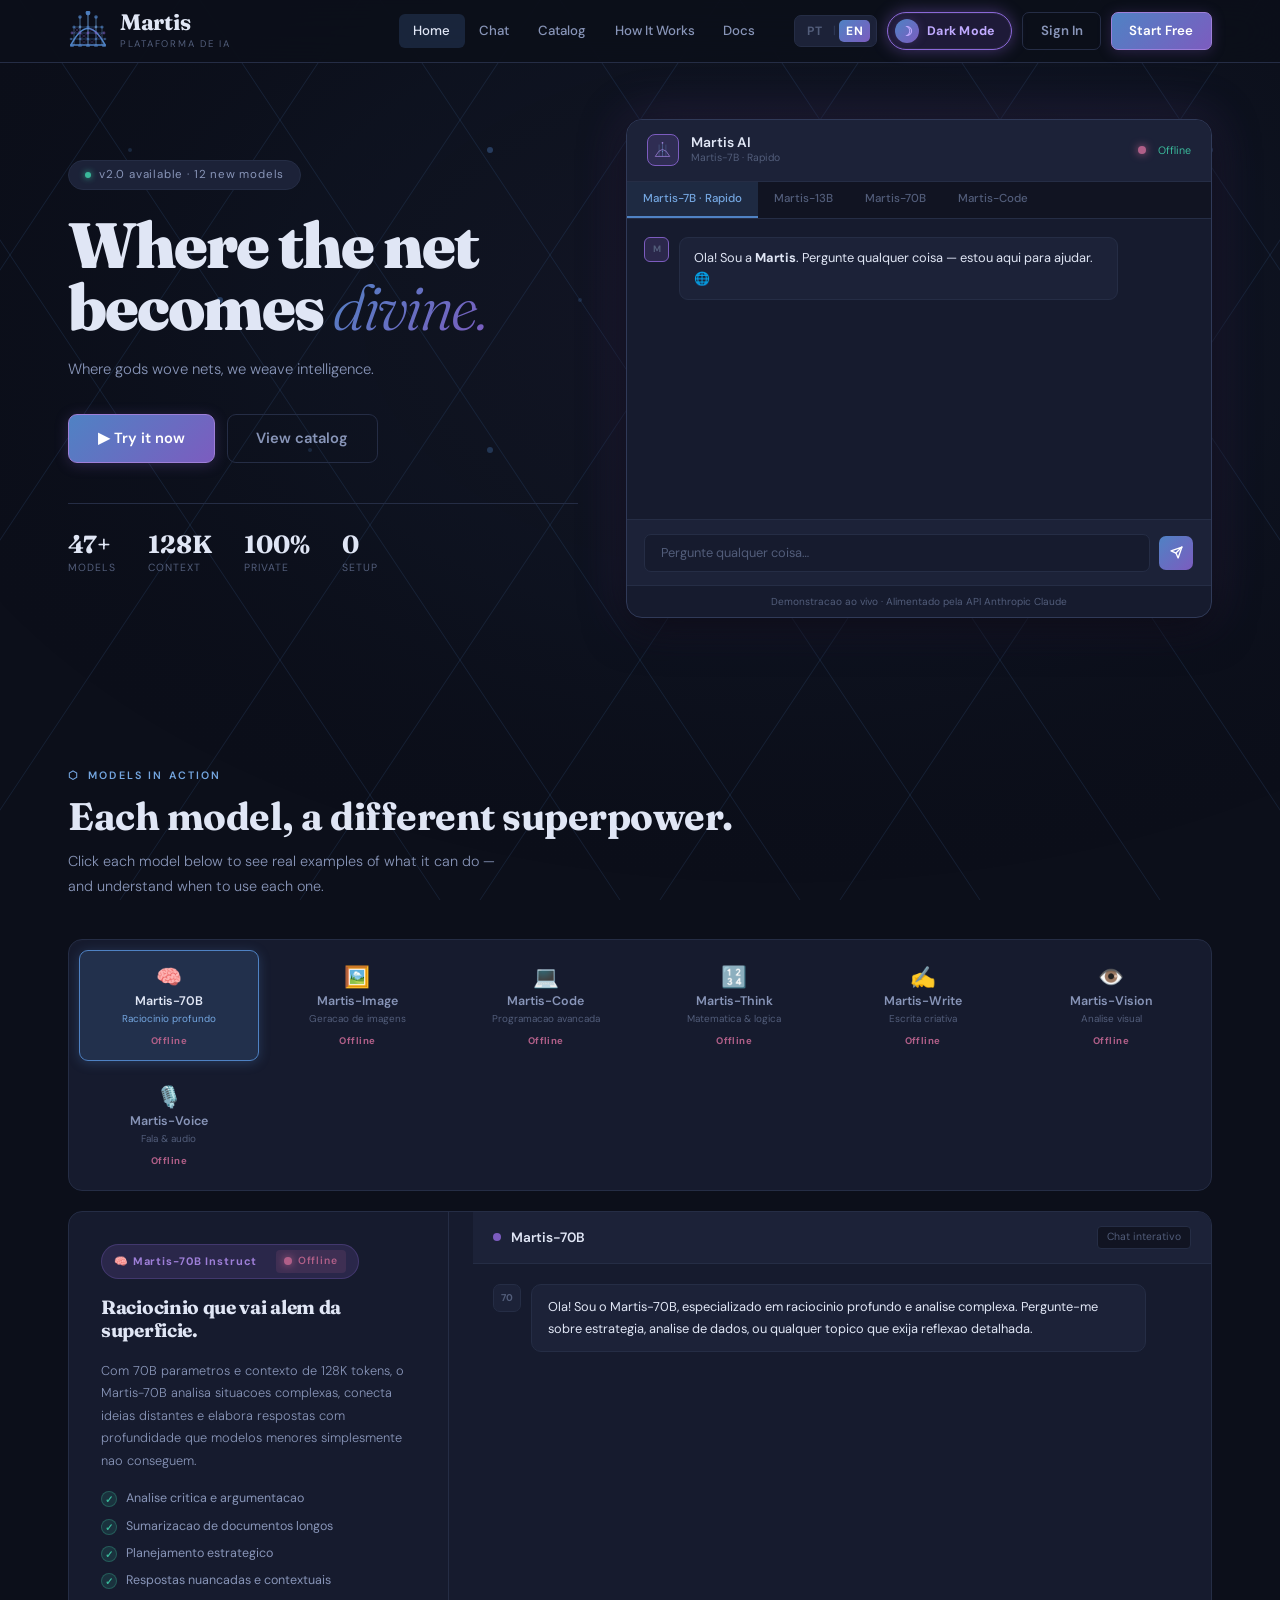
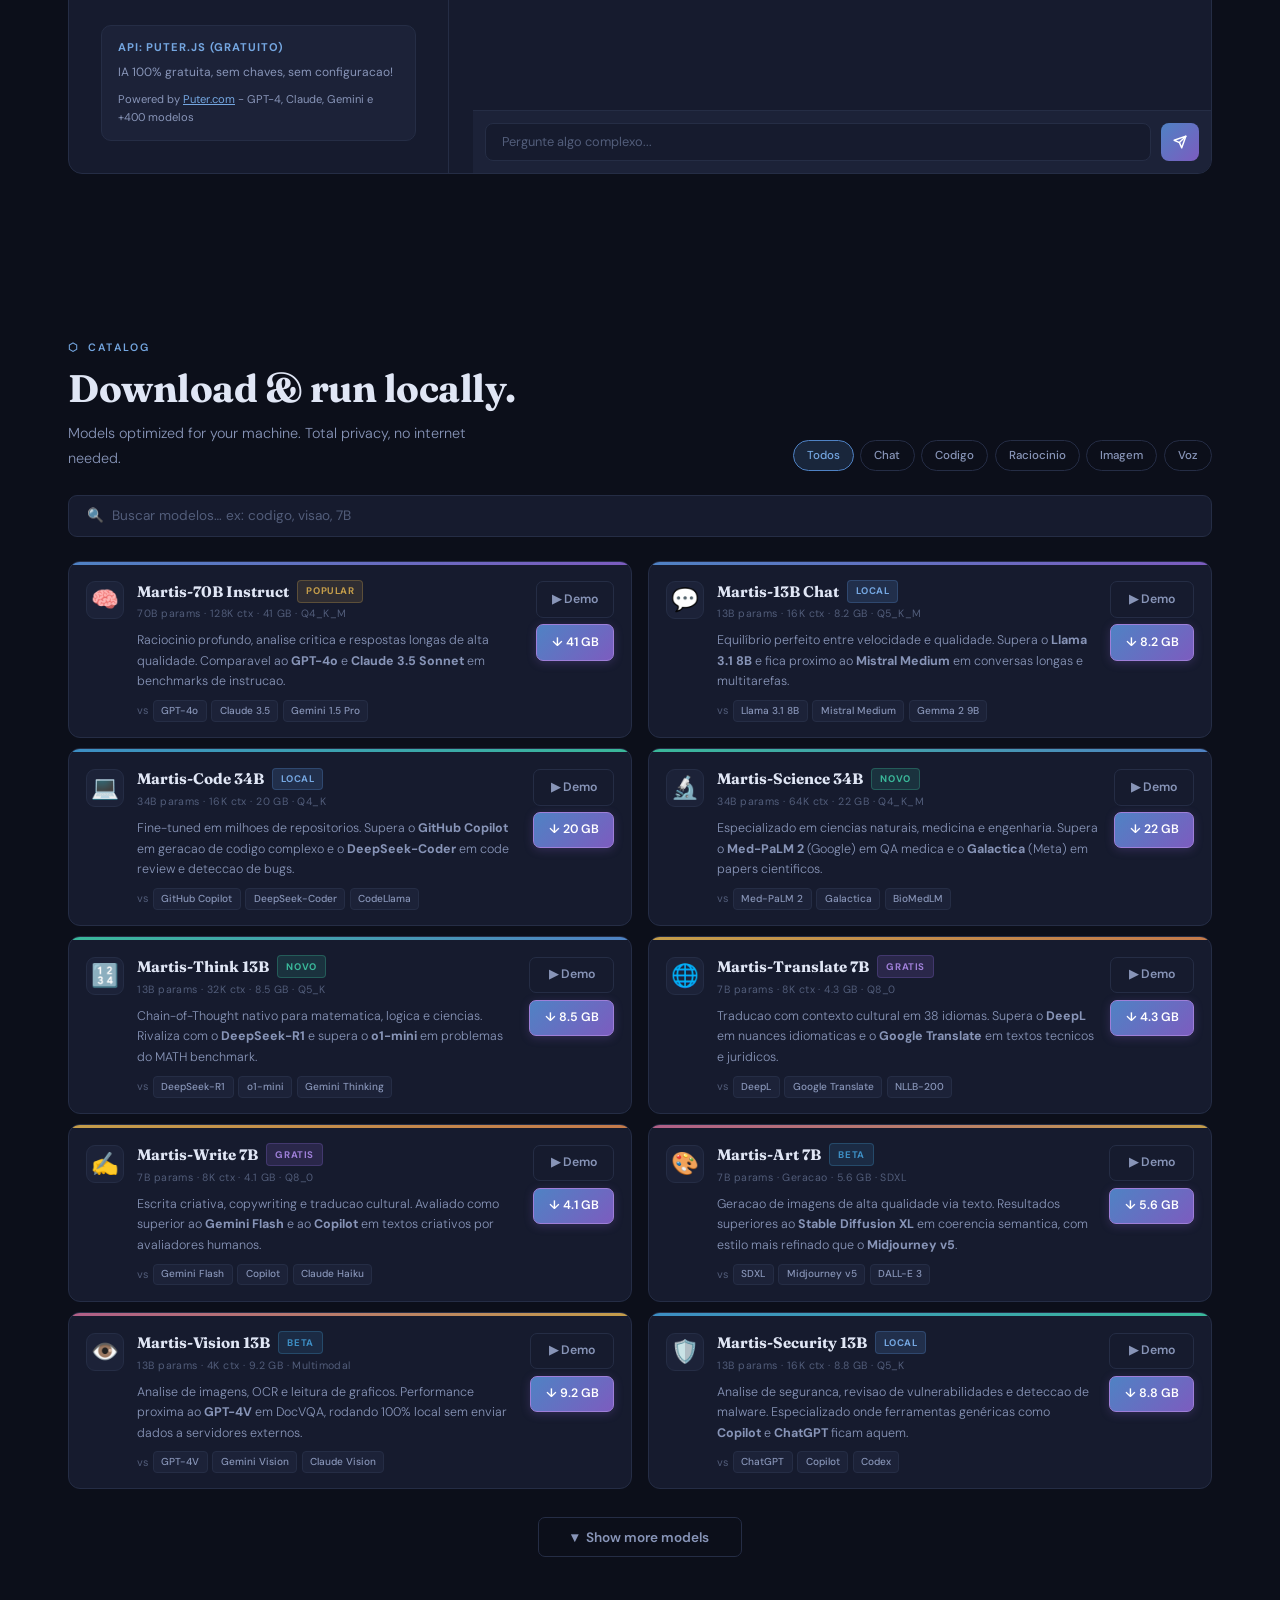
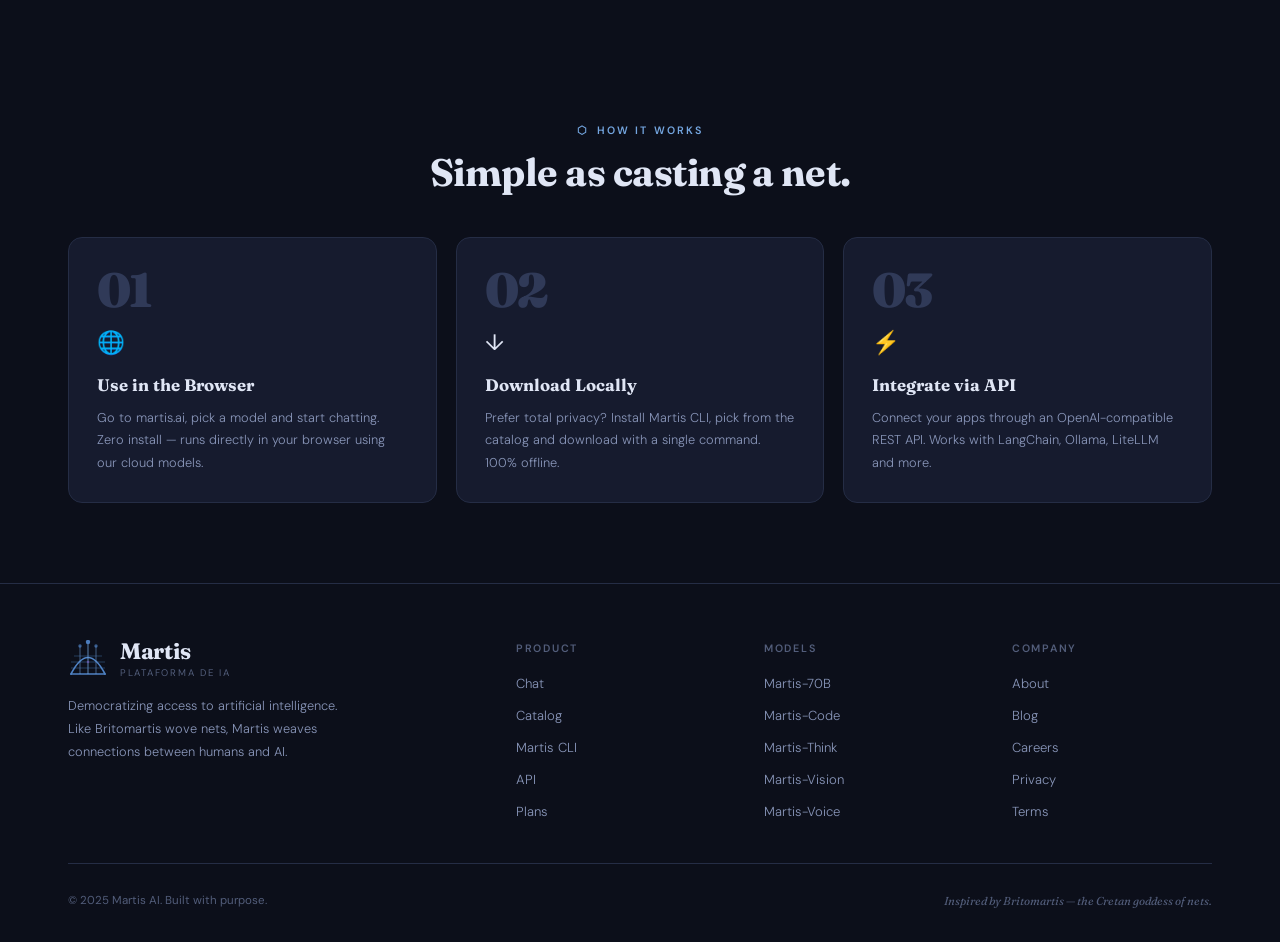
<file: martis/index.html>
<!DOCTYPE html>
<html lang="en" data-theme="dark" data-lang="en">
<head>
  <meta charset="UTF-8"/>
  <meta name="viewport" content="width=device-width, initial-scale=1.0"/>
  <title>Martis AI — AI Platform</title>
  <link rel="stylesheet" href="styles/tokens.css"/>
  <link rel="stylesheet" href="styles/main.css"/>
</head>

<!-- NET BACKGROUND -->
<div class="net-bg">
  <svg viewBox="0 0 1440 900" preserveAspectRatio="xMidYMid slice" xmlns="http://www.w3.org/2000/svg">
    <defs>
      <radialGradient id="grd" cx="60%" cy="35%" r="65%">
        <stop offset="0%" stop-color="#7c5cbf" stop-opacity=".07"/>
        <stop offset="55%" stop-color="#4f82c4" stop-opacity=".03"/>
        <stop offset="100%" stop-color="transparent" stop-opacity="0"/>
      </radialGradient>
    </defs>
    <rect width="1440" height="900" fill="url(#grd)"/>
    <g stroke="var(--net-line)" stroke-width="1" fill="none">
      <line x1="-80"  y1="0" x2="520"  y2="900"/> <line x1="100"  y1="0" x2="700"  y2="900"/>
      <line x1="280"  y1="0" x2="880"  y2="900"/> <line x1="460"  y1="0" x2="1060" y2="900"/>
      <line x1="640"  y1="0" x2="1240" y2="900"/> <line x1="820"  y1="0" x2="1420" y2="900"/>
      <line x1="1000" y1="0" x2="1600" y2="900"/> <line x1="1180" y1="0" x2="1780" y2="900"/>
      <line x1="1520" y1="0" x2="920"  y2="900"/> <line x1="1340" y1="0" x2="740"  y2="900"/>
      <line x1="1160" y1="0" x2="560"  y2="900"/> <line x1="980"  y1="0" x2="380"  y2="900"/>
      <line x1="800"  y1="0" x2="200"  y2="900"/> <line x1="620"  y1="0" x2="20"   y2="900"/>
      <line x1="440"  y1="0" x2="-160" y2="900"/> <line x1="260"  y1="0" x2="-340" y2="900"/>
    </g>
    <g fill="var(--net-node)">
      <circle cx="210" cy="150" r="2" opacity=".22"/>  <circle cx="570" cy="150" r="3" opacity=".38"/>
      <circle cx="930" cy="150" r="2" opacity=".22"/>  <circle cx="1290" cy="150" r="3" opacity=".38"/>
      <circle cx="300" cy="300" r="3" opacity=".38"/>  <circle cx="660" cy="300" r="2" opacity=".22"/>
      <circle cx="840" cy="300" r="3" opacity=".42"/>  <circle cx="1200" cy="300" r="2" opacity=".22"/>
      <circle cx="390" cy="450" r="2" opacity=".2"/>   <circle cx="570" cy="450" r="3" opacity=".32"/>
      <circle cx="930" cy="450" r="2" opacity=".2"/>   <circle cx="1110" cy="450" r="2" opacity=".2"/>
    </g>
  </svg>
</div>

<!-- ═══ NAV ═══ -->
<nav>
  <div class="wrap nav-inner">

    <!-- LOGO: open spread fishing net -->
    <a href="#" class="logo-link">
      <svg class="logo-svg" viewBox="0 0 40 40" fill="none" xmlns="http://www.w3.org/2000/svg">
        <!-- outer arc (top rope of net) -->
        <path d="M3 34 Q20 1 37 34" stroke="var(--accent)" stroke-width="1.7" fill="none" stroke-linecap="round"/>
        <!-- bottom line (weighted lead line) -->
        <line x1="3" y1="34" x2="37" y2="34" stroke="var(--accent)" stroke-width="1.7" stroke-linecap="round"/>
        <!-- vertical net strands from top rope down to lead line -->
        <line x1="20" y1="2"  x2="20" y2="34" stroke="var(--accent-lt)" stroke-width="1.1" opacity=".75"/>
        <line x1="12" y1="6"  x2="12" y2="34" stroke="var(--accent-lt)" stroke-width=".95" opacity=".65"/>
        <line x1="28" y1="6"  x2="28" y2="34" stroke="var(--accent-lt)" stroke-width=".95" opacity=".65"/>
        <line x1="6"  y1="16" x2="6"  y2="34" stroke="var(--accent-lt)" stroke-width=".8"  opacity=".5"/>
        <line x1="34" y1="16" x2="34" y2="34" stroke="var(--accent-lt)" stroke-width=".8"  opacity=".5"/>
        <!-- horizontal mesh rows -->
        <line x1="6"  y1="16" x2="34" y2="16" stroke="var(--accent)" stroke-width=".85" opacity=".5"/>
        <line x1="4"  y1="22" x2="36" y2="22" stroke="var(--accent)" stroke-width=".85" opacity=".5"/>
        <line x1="3"  y1="28" x2="37" y2="28" stroke="var(--accent)" stroke-width=".85" opacity=".5"/>
        <!-- diagonal weave (net mesh criss-cross) -->
        <line x1="6"  y1="16" x2="12" y2="22" stroke="var(--purple)" stroke-width=".65" opacity=".45"/>
        <line x1="12" y1="16" x2="6"  y2="22" stroke="var(--purple)" stroke-width=".65" opacity=".45"/>
        <line x1="12" y1="22" x2="20" y2="28" stroke="var(--purple)" stroke-width=".65" opacity=".45"/>
        <line x1="20" y1="22" x2="12" y2="28" stroke="var(--purple)" stroke-width=".65" opacity=".45"/>
        <line x1="20" y1="16" x2="28" y2="22" stroke="var(--purple)" stroke-width=".65" opacity=".45"/>
        <line x1="28" y1="16" x2="20" y2="22" stroke="var(--purple)" stroke-width=".65" opacity=".45"/>
        <line x1="28" y1="22" x2="34" y2="28" stroke="var(--purple)" stroke-width=".65" opacity=".45"/>
        <line x1="34" y1="22" x2="28" y2="28" stroke="var(--purple)" stroke-width=".65" opacity=".45"/>
        <line x1="12" y1="28" x2="20" y2="34" stroke="var(--purple)" stroke-width=".6"  opacity=".35"/>
        <line x1="20" y1="28" x2="12" y2="34" stroke="var(--purple)" stroke-width=".6"  opacity=".35"/>
        <line x1="20" y1="28" x2="28" y2="34" stroke="var(--purple)" stroke-width=".6"  opacity=".35"/>
        <line x1="28" y1="28" x2="20" y2="34" stroke="var(--purple)" stroke-width=".6"  opacity=".35"/>
        <!-- knot nodes -->
        <circle cx="20"  cy="2"  r="2.4" fill="var(--accent)"    opacity=".95"/>
        <circle cx="12"  cy="6"  r="1.8" fill="var(--accent)"    opacity=".75"/>
        <circle cx="28"  cy="6"  r="1.8" fill="var(--accent)"    opacity=".75"/>
        <circle cx="6"   cy="16" r="1.6" fill="var(--accent)"    opacity=".65"/>
        <circle cx="12"  cy="16" r="1.4" fill="var(--accent-lt)" opacity=".6"/>
        <circle cx="20"  cy="16" r="1.6" fill="var(--accent)"    opacity=".65"/>
        <circle cx="28"  cy="16" r="1.4" fill="var(--accent-lt)" opacity=".6"/>
        <circle cx="34"  cy="16" r="1.6" fill="var(--accent)"    opacity=".65"/>
        <circle cx="4"   cy="22" r="1.4" fill="var(--purple)"    opacity=".55"/>
        <circle cx="12"  cy="22" r="1.4" fill="var(--purple)"    opacity=".6"/>
        <circle cx="20"  cy="22" r="1.4" fill="var(--purple)"    opacity=".6"/>
        <circle cx="28"  cy="22" r="1.4" fill="var(--purple)"    opacity=".6"/>
        <circle cx="36"  cy="22" r="1.4" fill="var(--purple)"    opacity=".55"/>
        <circle cx="3"   cy="28" r="1.3" fill="var(--accent)"    opacity=".5"/>
        <circle cx="12"  cy="28" r="1.3" fill="var(--accent)"    opacity=".55"/>
        <circle cx="20"  cy="28" r="1.3" fill="var(--accent)"    opacity=".55"/>
        <circle cx="28"  cy="28" r="1.3" fill="var(--accent)"    opacity=".55"/>
        <circle cx="37"  cy="28" r="1.3" fill="var(--accent)"    opacity=".5"/>
        <!-- lead line weights (small rectangles at bottom) -->
        <rect x="2"  y="33.5" width="4" height="2.5" rx="1" fill="var(--accent)" opacity=".65"/>
        <rect x="10" y="33.5" width="4" height="2.5" rx="1" fill="var(--accent)" opacity=".55"/>
        <rect x="18" y="33.5" width="4" height="2.5" rx="1" fill="var(--accent)" opacity=".65"/>
        <rect x="26" y="33.5" width="4" height="2.5" rx="1" fill="var(--accent)" opacity=".55"/>
        <rect x="34" y="33.5" width="4" height="2.5" rx="1" fill="var(--accent)" opacity=".65"/>
      </svg>
      <div>
        <div class="logo-text">Martis</div>
        <div class="logo-sub">Plataforma de IA</div>
      </div>
    </a>

    <ul class="nav-links">
      <li><a href="#hero" class="active" data-pt="Início" data-en="Home">Home</a></li>
      <li><a href="#chat-full" data-pt="Conversar" data-en="Chat">Chat</a></li>
      <li><a href="#catalog" data-pt="Catálogo" data-en="Catalog">Catalog</a></li>
      <li><a href="#how" data-pt="Como Funciona" data-en="How It Works">How It Works</a></li>
      <li><a href="pages/docs.html" data-pt="Docs" data-en="Docs">Docs</a></li>
    </ul>

    <div class="nav-right">
      <div class="lang-toggle" id="langToggle">
        <button class="lang-btn" id="btnPT" onclick="setLang('pt')">PT</button>
        <span class="lang-sep">|</span>
        <button class="lang-btn active" id="btnEN" onclick="setLang('en')">EN</button>
      </div>
      <button class="theme-toggle" id="themeBtn" onclick="toggleTheme()">
        <div class="toggle-orb" id="toggleOrb">☽</div>
        <span id="toggleLabel" data-pt="Modo Escuro" data-en="Dark Mode">Dark Mode</span>
      </button>
      <a href="pages/login.html" class="btn btn-ghost" data-pt="Entrar" data-en="Sign In">Sign In</a>
      <a href="pages/login.html#register" class="btn btn-primary" data-pt="Começar Grátis" data-en="Start Free">Start Free</a>
    </div>
  </div>
</nav>

<!-- ═══ HERO — chat preview first ═══ -->
<section class="hero" id="hero">
  <div class="wrap">
    <div class="hero-layout">

      <div class="hero-left">
        <div class="hero-pill"><span class="pill-dot"></span><span data-pt="v2.0 disponível · 12 modelos novos" data-en="v2.0 available · 12 new models">v2.0 disponível · 12 modelos novos</span></div>
        <h1 class="hero-title"><span data-pt="Onde a rede" data-en="Where the net">Onde a rede</span><br><span data-pt="se torna " data-en="becomes ">se torna </span><em data-pt="divina." data-en="divine.">divina.</em></h1>
        <p class="hero-desc slogan-sub" data-pt="Onde deuses teciam redes, nós tecemos inteligência." data-en="Where gods wove nets, we weave intelligence.">Where gods wove nets, we weave intelligence.</p>
        <div class="hero-actions">
          <a href="#chat-full" class="btn btn-primary btn-lg" data-pt="▶ Experimentar agora" data-en="▶ Try it now">▶ Try it now</a>
          <a href="#catalog"   class="btn btn-ghost   btn-lg" data-pt="Ver catálogo" data-en="View catalog">View catalog</a>
        </div>
        <div class="hero-stats">
          <div><div class="stat-val">47+</div><div class="stat-lbl" data-pt="Modelos" data-en="Models">Models</div></div>
          <div><div class="stat-val">128K</div><div class="stat-lbl" data-pt="Contexto" data-en="Context">Context</div></div>
          <div><div class="stat-val">100%</div><div class="stat-lbl" data-pt="Privado" data-en="Private">Private</div></div>
          <div><div class="stat-val">0</div><div class="stat-lbl" data-pt="Setup" data-en="Setup">Setup</div></div>
        </div>
      </div>

      <div class="hero-right">
        <div class="chat-preview">
          <div class="cp-header">
            <div class="cp-avatar">
              <svg width="17" height="17" viewBox="0 0 40 40" fill="none">
                <path d="M3 34 Q20 1 37 34" stroke="var(--purple-lt)" stroke-width="1.8" fill="none"/>
                <line x1="3" y1="34" x2="37" y2="34" stroke="var(--purple-lt)" stroke-width="1.8"/>
                <line x1="20" y1="2" x2="20" y2="34" stroke="var(--accent-lt)" stroke-width="1.2" opacity=".7"/>
                <line x1="12" y1="6" x2="12" y2="34" stroke="var(--accent-lt)" stroke-width="1" opacity=".6"/>
                <line x1="28" y1="6" x2="28" y2="34" stroke="var(--accent-lt)" stroke-width="1" opacity=".6"/>
                <circle cx="20" cy="2"  r="2" fill="var(--purple-lt)"/>
                <circle cx="20" cy="22" r="1.5" fill="var(--accent-lt)" opacity=".7"/>
              </svg>
            </div>
            <div>
              <div class="cp-name">Martis AI</div>
              <div class="cp-sub" id="heroModelLabel">Martis-7B · Rapido</div>
            </div>
            <div class="cp-online" id="heroStatusIndicator"><span class="status-dot offline"></span> Offline</div>
          </div>

          <!-- model selector tabs -->
          <div class="cp-tabs" id="heroTabs">
            <div class="cp-tab sel" onclick="heroSelectModel(this,'martis-7b','Martis-7B · Rapido')">Martis-7B · Rapido</div>
            <div class="cp-tab"    onclick="heroSelectModel(this,'martis-13b','Martis-13B · Balanceado')">Martis-13B</div>
            <div class="cp-tab"    onclick="heroSelectModel(this,'martis-70b','Martis-70B · Poderoso')">Martis-70B</div>
            <div class="cp-tab"    onclick="heroSelectModel(this,'martis-code','Martis-Code')">Martis-Code</div>
          </div>

          <!-- message area -->
          <div class="cp-msgs" id="heroMessages">
            <div class="cm cm-ai">
              <div class="cm-av">M</div>
              <div class="bub">Ola! Sou a <strong>Martis</strong>. Pergunte qualquer coisa — estou aqui para ajudar. 🌐</div>
            </div>
          </div>

          <!-- input -->
          <div class="cp-foot">
            <input class="cp-in" id="heroInput" type="text"
              placeholder="Pergunte qualquer coisa…"
              onkeydown="if(event.key==='Enter')heroSend()"/>
            <button class="cp-send" id="heroSendBtn" onclick="heroSend()">
              <svg width="13" height="13" viewBox="0 0 24 24" fill="none" stroke="#fff" stroke-width="2.5" stroke-linecap="round" stroke-linejoin="round">
                <line x1="22" y1="2" x2="11" y2="13"/><polygon points="22 2 15 22 11 13 2 9 22 2"/>
              </svg>
            </button>
          </div>

          <div style="padding:.45rem 1rem;font-size:.63rem;color:var(--text3);text-align:center;border-top:1px solid var(--border)">
            Demonstracao ao vivo · Alimentado pela API Anthropic Claude
          </div>
        </div>
      </div>

    </div>
  </div>
</section>

<!-- ═══ MODEL SHOWCASE ═══ -->
<section class="section" id="chat-full">
  <div class="wrap">
    <div class="eyebrow">⬡ <span data-pt="Modelos em Ação" data-en="Models in Action">Models in Action</span></div>
    <h2 class="sec-title" data-pt="Cada modelo, um superpoder diferente." data-en="Each model, a different superpower.">Each model, a different superpower.</h2>
    <p class="sec-desc" data-pt="Clique em cada modelo abaixo para ver exemplos reais do que ele é capaz — e entender quando usar cada um." data-en="Click each model below to see real examples of what it can do — and understand when to use each one.">Click each model below to see real examples of what it can do — and understand when to use each one.</p>

    <!-- model picker tabs -->
    <div class="showcase-tabs" id="showcaseTabs">
      <button class="sc-tab active" onclick="showModel('chat70b')"   data-model="chat70b">
        <span class="sc-tab-icon">🧠</span>
        <span class="sc-tab-name">Martis-70B</span>
        <span class="sc-tab-sub">Raciocinio profundo</span>
        <span class="tab-status offline">Offline</span>
      </button>
      <button class="sc-tab" onclick="showModel('image')"    data-model="image">
        <span class="sc-tab-icon">🖼️</span>
        <span class="sc-tab-name">Martis-Image</span>
        <span class="sc-tab-sub">Geracao de imagens</span>
        <span class="tab-status offline">Offline</span>
      </button>
      <button class="sc-tab" onclick="showModel('code')"    data-model="code">
        <span class="sc-tab-icon">💻</span>
        <span class="sc-tab-name">Martis-Code</span>
        <span class="sc-tab-sub">Programacao avancada</span>
        <span class="tab-status offline">Offline</span>
      </button>
      <button class="sc-tab" onclick="showModel('think')"   data-model="think">
        <span class="sc-tab-icon">🔢</span>
        <span class="sc-tab-name">Martis-Think</span>
        <span class="sc-tab-sub">Matematica & logica</span>
        <span class="tab-status offline">Offline</span>
      </button>
      <button class="sc-tab" onclick="showModel('write')"   data-model="write">
        <span class="sc-tab-icon">✍️</span>
        <span class="sc-tab-name">Martis-Write</span>
        <span class="sc-tab-sub">Escrita criativa</span>
        <span class="tab-status offline">Offline</span>
      </button>
      <button class="sc-tab" onclick="showModel('vision')"  data-model="vision">
        <span class="sc-tab-icon">👁️</span>
        <span class="sc-tab-name">Martis-Vision</span>
        <span class="sc-tab-sub">Analise visual</span>
        <span class="tab-status offline">Offline</span>
      </button>
      <button class="sc-tab" onclick="showModel('voice')"   data-model="voice">
        <span class="sc-tab-icon">🎙️</span>
        <span class="sc-tab-name">Martis-Voice</span>
        <span class="sc-tab-sub">Fala & audio</span>
        <span class="tab-status offline">Offline</span>
      </button>
    </div>

    <!-- ─ PANEL: Martis-70B (IA de Texto - Interativo) ─ -->
    <div class="sc-panel active" id="sc-chat70b">
      <div class="sc-layout">
        <div class="sc-info">
          <div class="sc-badge" style="background:var(--purple-dim);color:var(--purple-lt);border-color:rgba(124,92,191,.3)">
            🧠 Martis-70B Instruct
            <span id="textModelStatus" class="model-status offline"><span class="status-dot offline"></span> Offline</span>
          </div>
          <h3 class="sc-title">Raciocinio que vai alem da superficie.</h3>
          <p class="sc-desc">Com 70B parametros e contexto de 128K tokens, o Martis-70B analisa situacoes complexas, conecta ideias distantes e elabora respostas com profundidade que modelos menores simplesmente nao conseguem.</p>
          <div class="sc-strengths">
            <div class="strength-item"><span class="s-icon">✓</span> Analise critica e argumentacao</div>
            <div class="strength-item"><span class="s-icon">✓</span> Sumarizacao de documentos longos</div>
            <div class="strength-item"><span class="s-icon">✓</span> Planejamento estrategico</div>
            <div class="strength-item"><span class="s-icon">✓</span> Respostas nuancadas e contextuais</div>
          </div>
          <div class="api-info-box">
            <div class="api-info-title">API: Puter.js (Gratuito)</div>
            <p>IA 100% gratuita, sem chaves, sem configuracao!</p>
            <p style="margin-top:.5rem;font-size:.7rem">Powered by <a href="https://puter.com" target="_blank" style="color:var(--accent-lt)">Puter.com</a> - GPT-4, Claude, Gemini e +400 modelos</p>
          </div>
        </div>
        <div class="sc-demo">
          <div class="demo-header">
            <div class="demo-model-dot" style="background:var(--purple)"></div>
            <span class="demo-model-name">Martis-70B</span>
            <span class="demo-tag">Chat interativo</span>
          </div>
          <div class="demo-msgs" style="height:280px;">
            <div class="dm dm-ai"><div class="dm-av">70</div><div class="dm-bub">Ola! Sou o Martis-70B, especializado em raciocinio profundo e analise complexa. Pergunte-me sobre estrategia, analise de dados, ou qualquer topico que exija reflexao detalhada.</div></div>
          </div>
          <div class="showcase-input-area">
            <input type="text" class="showcase-input" placeholder="Pergunte algo complexo..." onkeydown="if(event.key==='Enter')sendShowcaseMessage('sc-chat70b')"/>
            <button class="showcase-send-btn" onclick="sendShowcaseMessage('sc-chat70b')">
              <svg width="14" height="14" viewBox="0 0 24 24" fill="none" stroke="#fff" stroke-width="2.5" stroke-linecap="round" stroke-linejoin="round">
                <line x1="22" y1="2" x2="11" y2="13"/><polygon points="22 2 15 22 11 13 2 9 22 2"/>
              </svg>
            </button>
          </div>
        </div>
      </div>
    </div>

    <!-- ─ PANEL: Martis-Image (IA de Imagem - Interativo) ─ -->
    <div class="sc-panel" id="sc-image">
      <div class="sc-layout">
        <div class="sc-info">
          <div class="sc-badge" style="background:var(--rose-dim);color:var(--rose);border-color:rgba(176,95,136,.3)">
            🖼️ Martis-Image
            <span id="imageModelStatus" class="model-status offline"><span class="status-dot offline"></span> Offline</span>
          </div>
          <h3 class="sc-title">Crie imagens incriveis com IA.</h3>
          <p class="sc-desc">Usando Stable Diffusion XL, o Martis-Image gera imagens de alta qualidade a partir de descricoes em texto. Perfeito para arte conceitual, ilustracoes e visualizacoes criativas.</p>
          <div class="sc-strengths">
            <div class="strength-item"><span class="s-icon">✓</span> Geracao de arte e ilustracoes</div>
            <div class="strength-item"><span class="s-icon">✓</span> Visualizacao de conceitos</div>
            <div class="strength-item"><span class="s-icon">✓</span> Estilos artisticos variados</div>
            <div class="strength-item"><span class="s-icon">✓</span> Alta resolucao (1024x1024)</div>
          </div>
          <div class="api-info-box">
            <div class="api-info-title">API: Puter.js (Gratuito)</div>
            <p>Geracao de imagens 100% gratuita, sem chaves!</p>
            <p style="margin-top:.5rem;font-size:.7rem">Powered by <a href="https://puter.com" target="_blank" style="color:var(--accent-lt)">Puter.com</a></p>
          </div>
        </div>
        <div class="sc-demo">
          <div class="demo-header">
            <div class="demo-model-dot" style="background:var(--rose)"></div>
            <span class="demo-model-name">Martis-Image</span>
            <span class="demo-tag">Geracao interativa</span>
          </div>
          <div class="image-generator">
            <div class="image-input-area">
              <input type="text" class="image-prompt-input" placeholder="Descreva a imagem que deseja criar... Ex: Uma cidade futurista ao por do sol, estilo cyberpunk"/>
              <button class="generate-image-btn" onclick="generateShowcaseImage()">🎨 Gerar Imagem</button>
            </div>
            <div class="image-result">
              <div class="image-placeholder">
                <div class="placeholder-icon">🖼️</div>
                <p>Sua imagem aparecera aqui</p>
                <p style="font-size:.75rem;color:var(--text3);margin-top:.5rem">Descreva o que deseja criar e clique em "Gerar Imagem"</p>
              </div>
            </div>
            <div class="image-examples">
              <p style="font-size:.72rem;color:var(--text3);margin-bottom:.5rem">Exemplos de prompts:</p>
              <div class="example-prompts">
                <button class="example-prompt" onclick="document.querySelector('.image-prompt-input').value='A mystical forest with glowing mushrooms at night, fantasy art style'">Floresta mistica</button>
                <button class="example-prompt" onclick="document.querySelector('.image-prompt-input').value='A futuristic robot in a Japanese garden, anime style'">Robo futurista</button>
                <button class="example-prompt" onclick="document.querySelector('.image-prompt-input').value='Abstract digital art with flowing colors, vibrant neon palette'">Arte abstrata</button>
              </div>
            </div>
          </div>
        </div>
      </div>
    </div>

    <!-- ─ PANEL: Martis-Code ─ -->
    <div class="sc-panel" id="sc-code">
      <div class="sc-layout">
        <div class="sc-info">
          <div class="sc-badge" style="background:var(--sky-dim);color:var(--sky);border-color:rgba(61,142,196,.3)">
  💻 Martis-Code 34B
  <span id="codeModelStatus" class="model-status offline"><span class="status-dot offline"></span> Offline</span>
</div>
          <h3 class="sc-title">Codigo limpo, seguro e explicado.</h3>
          <p class="sc-desc">Fine-tuned em milhoes de repositorios reais, o Martis-Code nao so escreve codigo — ele entende contexto, detecta bugs, sugere refatoracoes e gera testes automaticamente.</p>
          <div class="sc-strengths">
            <div class="strength-item"><span class="s-icon">✓</span> 40+ linguagens de programacao</div>
            <div class="strength-item"><span class="s-icon">✓</span> Geracao de testes unitarios</div>
            <div class="strength-item"><span class="s-icon">✓</span> Deteccao de vulnerabilidades</div>
            <div class="strength-item"><span class="s-icon">✓</span> Documentacao automatica</div>
          </div>
          <div class="sc-compare">
            <div class="cmp-row">
              <span class="cmp-label">GPT-4o</span>
              <div class="cmp-bar"><div class="cmp-fill" style="width:71%;background:var(--border2)"></div></div>
              <span class="cmp-val" style="color:var(--text3)">71%</span>
            </div>
            <div class="cmp-row">
              <span class="cmp-label">Martis-7B</span>
              <div class="cmp-bar"><div class="cmp-fill" style="width:58%;background:var(--accent-dim)"></div></div>
              <span class="cmp-val" style="color:var(--accent-lt)">58%</span>
            </div>
            <div class="cmp-row">
              <span class="cmp-label">Martis-Code</span>
              <div class="cmp-bar"><div class="cmp-fill" style="width:94%;background:linear-gradient(90deg,var(--sky),var(--green))"></div></div>
              <span class="cmp-val" style="color:var(--green)">94%</span>
            </div>
            <div class="cmp-legend">Benchmark: HumanEval Pass@1</div>
          </div>
        </div>
        <div class="sc-demo">
          <div class="demo-header">
            <div class="demo-model-dot" style="background:var(--sky)"></div>
            <span class="demo-model-name">Martis-Code</span>
            <span class="demo-tag">Exemplo real</span>
          </div>
          <div class="demo-msgs">
            <div class="dm dm-u"><div class="dm-av">U</div><div class="dm-bub">Crie uma API REST em Python com FastAPI para um sistema de autenticacao JWT com refresh token.</div></div>
            <div class="dm dm-ai"><div class="dm-av">C</div><div class="dm-bub">
              <div class="demo-code">from fastapi import FastAPI, Depends, HTTPException
from fastapi.security import OAuth2PasswordBearer
from jose import JWTError, jwt
from datetime import datetime, timedelta
from passlib.context import CryptContext

SECRET_KEY = "sua-chave-secreta"
ALGORITHM  = "HS256"

app   = FastAPI()
pwd_ctx    = CryptContext(schemes=["bcrypt"])
oauth2     = OAuth2PasswordBearer(tokenUrl="login")

def create_token(data: dict, expires: timedelta):
    payload = data.copy()
    payload["exp"] = datetime.utcnow() + expires
    return jwt.encode(payload, SECRET_KEY, ALGORITHM)

@app.post("/login")
def login(username: str, password: str):
    # validar usuario no banco aqui
    access  = create_token({"sub": username}, timedelta(minutes=15))
    refresh = create_token({"sub": username}, timedelta(days=7))
    return {"access_token": access, "refresh_token": refresh}

@app.post("/refresh")
def refresh(token: str):
    try:
        data = jwt.decode(token, SECRET_KEY, [ALGORITHM])
        new_access = create_token({"sub": data["sub"]},
                                  timedelta(minutes=15))
        return {"access_token": new_access}
    except JWTError:
        raise HTTPException(401, "Token invalido")</div>
              <div style="margin-top:.6rem;font-size:.75rem;color:var(--green)">✓ Access token (15min) + Refresh token (7 dias) + Validacao automatica</div>
            </div></div>
          </div>
        </div>
      </div>
    </div>

    <!-- ─ PANEL: Martis-Think ─ -->
    <div class="sc-panel" id="sc-think">
      <div class="sc-layout">
        <div class="sc-info">
          <div class="sc-badge" style="background:var(--green-dim);color:var(--green);border-color:rgba(58,184,154,.3)">
  🔢 Martis-Think 13B
  <span id="thinkModelStatus" class="model-status offline"><span class="status-dot offline"></span> Offline</span>
</div>
          <h3 class="sc-title">Raciocinio passo a passo, sem pular etapas.</h3>
          <p class="sc-desc">O Martis-Think usa Chain-of-Thought nativo para resolver problemas matematicos, logicos e cientificos mostrando cada etapa do raciocinio — como um professor explicando no quadro.</p>
          <div class="sc-strengths">
            <div class="strength-item"><span class="s-icon">✓</span> Calculo e algebra avancada</div>
            <div class="strength-item"><span class="s-icon">✓</span> Problemas de logica e combinatoria</div>
            <div class="strength-item"><span class="s-icon">✓</span> Fisica e quimica quantitativa</div>
            <div class="strength-item"><span class="s-icon">✓</span> Raciocinio dedutivo e inferencial</div>
          </div>
          <div class="sc-compare">
            <div class="cmp-row">
              <span class="cmp-label">Martis-7B</span>
              <div class="cmp-bar"><div class="cmp-fill" style="width:28%;background:var(--border2)"></div></div>
              <span class="cmp-val" style="color:var(--text3)">28%</span>
            </div>
            <div class="cmp-row">
              <span class="cmp-label">Martis-70B</span>
              <div class="cmp-bar"><div class="cmp-fill" style="width:61%;background:var(--accent-dim)"></div></div>
              <span class="cmp-val" style="color:var(--accent-lt)">61%</span>
            </div>
            <div class="cmp-row">
              <span class="cmp-label">Martis-Think</span>
              <div class="cmp-bar"><div class="cmp-fill" style="width:91%;background:linear-gradient(90deg,var(--green),var(--accent))"></div></div>
              <span class="cmp-val" style="color:var(--green)">91%</span>
            </div>
            <div class="cmp-legend">Benchmark: MATH Dataset (nivel competicao)</div>
          </div>
        </div>
        <div class="sc-demo">
          <div class="demo-header">
            <div class="demo-model-dot" style="background:var(--green)"></div>
            <span class="demo-model-name">Martis-Think</span>
            <span class="demo-tag">Exemplo real</span>
          </div>
          <div class="demo-msgs">
            <div class="dm dm-u"><div class="dm-av">U</div><div class="dm-bub">Uma bola e lancada verticalmente com velocidade inicial de 20 m/s. Qual a altura maxima e o tempo total de voo? (g = 10 m/s²)</div></div>
            <div class="dm dm-ai"><div class="dm-av">T</div><div class="dm-bub">
              <strong>Raciocinio passo a passo:</strong><br><br>
              <strong>Etapa 1 — Altura maxima</strong><br>
              Na altura maxima, a velocidade e zero. Uso a equacao:<br>
              <code class="inline-code">v² = v₀² − 2g·h</code><br>
              <code class="inline-code">0 = 20² − 2 × 10 × h</code><br>
              <code class="inline-code">h = 400 / 20 = <strong>20 metros</strong></code><br><br>
              <strong>Etapa 2 — Tempo para atingir o pico</strong><br>
              <code class="inline-code">v = v₀ − g·t → 0 = 20 − 10t → t_subida = 2s</code><br><br>
              <strong>Etapa 3 — Tempo total</strong><br>
              Por simetria, o tempo de descida = tempo de subida.<br>
              <code class="inline-code">t_total = 2 × 2s = <strong>4 segundos</strong></code><br><br>
              <div style="background:var(--green-dim);border:1px solid rgba(58,184,154,.25);border-radius:6px;padding:.5rem .75rem;margin-top:.4rem;font-size:.78rem">
                ✓ Altura maxima: <strong>20 m</strong> &nbsp;|&nbsp; Tempo de voo: <strong>4 s</strong>
              </div>
            </div></div>
          </div>
        </div>
      </div>
    </div>

    <!-- ─ PANEL: Martis-Write ─ -->
    <div class="sc-panel" id="sc-write">
      <div class="sc-layout">
        <div class="sc-info">
          <div class="sc-badge" style="background:var(--amber-dim);color:var(--amber);border-color:rgba(196,157,74,.3)">
  ✍️ Martis-Write 7B
  <span id="writeModelStatus" class="model-status offline"><span class="status-dot offline"></span> Offline</span>
</div>
          <h3 class="sc-title">Escreve como humano, pensa como editor.</h3>
          <p class="sc-desc">O Martis-Write foi treinado em milhoes de textos editoriais, literarios e publicitarios. Adapta tom, estilo e vocabulario para cada contexto — de email corporativo a conto de ficcao.</p>
          <div class="sc-strengths">
            <div class="strength-item"><span class="s-icon">✓</span> Adaptacao de tom e voz da marca</div>
            <div class="strength-item"><span class="s-icon">✓</span> Escrita criativa e narrativa</div>
            <div class="strength-item"><span class="s-icon">✓</span> Copywriting e textos de vendas</div>
            <div class="strength-item"><span class="s-icon">✓</span> Traducao com contexto cultural</div>
          </div>
          <div class="sc-compare">
            <div class="cmp-row">
              <span class="cmp-label">Martis-7B</span>
              <div class="cmp-bar"><div class="cmp-fill" style="width:44%;background:var(--border2)"></div></div>
              <span class="cmp-val" style="color:var(--text3)">44%</span>
            </div>
            <div class="cmp-row">
              <span class="cmp-label">Martis-70B</span>
              <div class="cmp-bar"><div class="cmp-fill" style="width:68%;background:var(--accent-dim)"></div></div>
              <span class="cmp-val" style="color:var(--accent-lt)">68%</span>
            </div>
            <div class="cmp-row">
              <span class="cmp-label">Martis-Write</span>
              <div class="cmp-bar"><div class="cmp-fill" style="width:93%;background:linear-gradient(90deg,var(--amber),#c47a4b)"></div></div>
              <span class="cmp-val" style="color:var(--amber)">93%</span>
            </div>
            <div class="cmp-legend">Benchmark: WritingBench (qualidade humana percebida)</div>
          </div>
        </div>
        <div class="sc-demo">
          <div class="demo-header">
            <div class="demo-model-dot" style="background:var(--amber)"></div>
            <span class="demo-model-name">Martis-Write</span>
            <span class="demo-tag">Exemplo real</span>
          </div>
          <div class="demo-msgs">
            <div class="dm dm-u"><div class="dm-av">U</div><div class="dm-bub">Escreva dois paragrafos de abertura para um thriller urbano passado em Sao Paulo, com tom tenso e cinematografico.</div></div>
            <div class="dm dm-ai"><div class="dm-av">W</div><div class="dm-bub">
              <div style="font-style:italic;line-height:1.85;color:var(--text)">
                A Marginal Pinheiros nao dorme — ela apenas finge. As 3h47 da manha de uma sexta-feira qualquer, o transito engoliu o silencio e cuspiu fumaraca de tubo de escape e neon de posto de gasolina. Marta Vasconcelos acelerou o Gol enferrujado pelo acostamento, as maos brancas no volante, os olhos no retrovisor. O carro cinza ainda estava la. Ainda na mesma distancia. Como se soubesse que nao precisava se apressar.<br><br>
                Ela havia saido do escritorio com uma pasta que nao deveria existir, assinada por um ministro que ja estava morto ha seis horas — e a cidade toda ainda fingia que nao sabia.
              </div>
              <div style="margin-top:.7rem;font-size:.73rem;color:var(--amber);opacity:.8">Tom: tenso · Genero: thriller urbano · Cenario: Sao Paulo noturno</div>
            </div></div>
          </div>
        </div>
      </div>
    </div>

    <!-- ─ PANEL: Martis-Vision ─ -->
    <div class="sc-panel" id="sc-vision">
      <div class="sc-layout">
        <div class="sc-info">
          <div class="sc-badge" style="background:var(--rose-dim);color:var(--rose);border-color:rgba(176,95,136,.3)">
  👁️ Martis-Vision 13B
  <span id="visionModelStatus" class="model-status offline"><span class="status-dot offline"></span> Offline</span>
</div>
          <h3 class="sc-title">Ve, interpreta e extrai dados de imagens.</h3>
          <p class="sc-desc">O Martis-Vision combina visao computacional com linguagem natural. Analisa fotos, graficos, documentos escaneados e capturas de tela — e devolve insights estruturados ou texto editavel.</p>
          <div class="sc-strengths">
            <div class="strength-item"><span class="s-icon">✓</span> OCR de documentos e notas fiscais</div>
            <div class="strength-item"><span class="s-icon">✓</span> Leitura de graficos e dashboards</div>
            <div class="strength-item"><span class="s-icon">✓</span> Descricao detalhada de imagens</div>
            <div class="strength-item"><span class="s-icon">✓</span> Analise de layouts de interface</div>
          </div>
          <div class="sc-compare">
            <div class="cmp-row">
              <span class="cmp-label">Martis-7B</span>
              <div class="cmp-bar"><div class="cmp-fill" style="width:0%;background:var(--border2)"></div></div>
              <span class="cmp-val" style="color:var(--text3)">sem visao</span>
            </div>
            <div class="cmp-row">
              <span class="cmp-label">Martis-70B</span>
              <div class="cmp-bar"><div class="cmp-fill" style="width:0%;background:var(--accent-dim)"></div></div>
              <span class="cmp-val" style="color:var(--text3)">sem visao</span>
            </div>
            <div class="cmp-row">
              <span class="cmp-label">Martis-Vision</span>
              <div class="cmp-bar"><div class="cmp-fill" style="width:89%;background:linear-gradient(90deg,var(--rose),var(--amber))"></div></div>
              <span class="cmp-val" style="color:var(--rose)">89%</span>
            </div>
            <div class="cmp-legend">Benchmark: DocVQA (leitura de documentos)</div>
          </div>
        </div>
        <div class="sc-demo">
          <div class="demo-header">
            <div class="demo-model-dot" style="background:var(--rose)"></div>
            <span class="demo-model-name">Martis-Vision</span>
            <span class="demo-tag">Exemplo real</span>
          </div>
          <div class="demo-msgs">
            <div class="dm dm-u">
              <div class="dm-av">U</div>
              <div class="dm-bub">
                <div style="display:flex;align-items:center;gap:.6rem;margin-bottom:.4rem">
                  <div style="width:36px;height:36px;border-radius:6px;background:var(--rose-dim);border:1px solid var(--rose);display:grid;place-items:center;font-size:.85rem;flex-shrink:0">📊</div>
                  <div style="font-size:.75rem;color:var(--text2)">grafico_vendas_q3.png · 148 KB<br><span style="color:var(--text3)">Imagem enviada</span></div>
                </div>
                Extraia os dados do grafico e diga qual mes teve melhor desempenho.
              </div>
            </div>
            <div class="dm dm-ai"><div class="dm-av">V</div><div class="dm-bub">
              <strong>Dados extraidos do grafico de barras:</strong><br><br>
              <div class="demo-code" style="color:var(--text2)">Jan  R$ 82.400   ▓▓▓▓▓▓▓▓░░░░
Fev  R$ 74.100   ▓▓▓▓▓▓▓░░░░░░
Mar  R$ 91.800   ▓▓▓▓▓▓▓▓▓░░░░
Ago  R$ 134.200  ▓▓▓▓▓▓▓▓▓▓▓▓▓  ← pico
Set  R$ 112.700  ▓▓▓▓▓▓▓▓▓▓▓░░</div>
              <br><strong>Analise:</strong> <strong>Agosto</strong> foi o mes com maior receita (R$ 134.200), representando crescimento de <strong>+63%</strong> em relacao a fevereiro (minimo do periodo). O Q3 mostrou tendencia de alta consistente com pico em agosto.
            </div></div>
          </div>
        </div>
      </div>
    </div>

    <!-- ─ PANEL: Martis-Voice ─ -->
    <div class="sc-panel" id="sc-voice">
      <div class="sc-layout">
        <div class="sc-info">
          <div class="sc-badge" style="background:var(--purple-dim);color:var(--purple-lt);border-color:rgba(124,92,191,.3)">
  🎙️ Martis-Voice 3B
  <span id="voiceModelStatus" class="model-status offline"><span class="status-dot offline"></span> Offline</span>
</div>
          <h3 class="sc-title">Transcreve, sintetiza e entende tom de voz.</h3>
          <p class="sc-desc">Especializado em audio, o Martis-Voice converte fala em texto com precisao de 97%, sintetiza voz natural em 15 idiomas e detecta sentimento emocional em conversas gravadas.</p>
          <div class="sc-strengths">
            <div class="strength-item"><span class="s-icon">✓</span> Transcricao em tempo real (STT)</div>
            <div class="strength-item"><span class="s-icon">✓</span> Sintese de voz expressiva (TTS)</div>
            <div class="strength-item"><span class="s-icon">✓</span> Identificacao de speaker diarization</div>
            <div class="strength-item"><span class="s-icon">✓</span> Analise de sentimento em audio</div>
          </div>
          <div class="sc-compare">
            <div class="cmp-row">
              <span class="cmp-label">Whisper v3</span>
              <div class="cmp-bar"><div class="cmp-fill" style="width:88%;background:var(--border2)"></div></div>
              <span class="cmp-val" style="color:var(--text3)">88%</span>
            </div>
            <div class="cmp-row">
              <span class="cmp-label">Martis-7B</span>
              <div class="cmp-bar"><div class="cmp-fill" style="width:0%;background:var(--accent-dim)"></div></div>
              <span class="cmp-val" style="color:var(--text3)">sem audio</span>
            </div>
            <div class="cmp-row">
              <span class="cmp-label">Martis-Voice</span>
              <div class="cmp-bar"><div class="cmp-fill" style="width:97%;background:linear-gradient(90deg,var(--purple),var(--rose))"></div></div>
              <span class="cmp-val" style="color:var(--purple-lt)">97%</span>
            </div>
            <div class="cmp-legend">Benchmark: Precisao STT Portugues Brasileiro</div>
          </div>
        </div>
        <div class="sc-demo">
          <div class="demo-header">
            <div class="demo-model-dot" style="background:var(--purple)"></div>
            <span class="demo-model-name">Martis-Voice</span>
            <span class="demo-tag">Exemplo real</span>
          </div>
          <div class="demo-msgs">
            <div class="dm dm-u">
              <div class="dm-av">U</div>
              <div class="dm-bub">
                <div style="display:flex;align-items:center;gap:.6rem;margin-bottom:.4rem">
                  <div style="width:36px;height:36px;border-radius:6px;background:var(--purple-dim);border:1px solid var(--purple);display:grid;place-items:center;font-size:.85rem;flex-shrink:0">🎙️</div>
                  <div style="font-size:.75rem;color:var(--text2)">reuniao_equipe_22min.mp3 · 18.4 MB<br><span style="color:var(--text3)">Audio enviado</span></div>
                </div>
                Transcreva e identifique quem falou cada parte.
              </div>
            </div>
            <div class="dm dm-ai"><div class="dm-av">V</div><div class="dm-bub">
              <strong>Transcricao com diarizacao de speakers:</strong><br><br>
              <div class="demo-code" style="color:var(--text2);line-height:1.9">
[00:00] <span style="color:var(--accent-lt)">Speaker A (Carlos):</span> Bom, vamos comecar. O relatorio do Q3 ficou abaixo do esperado...
[00:18] <span style="color:var(--green)">Speaker B (Ana):</span> Concordo, mas preciso destacar que o setor de SaaS cresceu 34%...
[00:41] <span style="color:var(--amber)">Speaker C (Pedro):</span> O problema central e a churn rate. Subiu de 4 para 7%...
[01:12] <span style="color:var(--accent-lt)">Speaker A (Carlos):</span> Entao precisamos revisar o onboarding completo.</div>
              <br>
              <div style="display:flex;gap:.75rem;flex-wrap:wrap">
                <span style="font-size:.72rem;background:var(--green-dim);color:var(--green);padding:.2rem .55rem;border-radius:4px;border:1px solid rgba(58,184,154,.25)">✓ 3 speakers identificados</span>
                <span style="font-size:.72rem;background:var(--purple-dim);color:var(--purple-lt);padding:.2rem .55rem;border-radius:4px;border:1px solid rgba(124,92,191,.25)">Tom: profissional</span>
                <span style="font-size:.72rem;background:var(--accent-dim);color:var(--accent-lt);padding:.2rem .55rem;border-radius:4px;border:1px solid rgba(79,130,196,.25)">97.2% precisao</span>
              </div>
            </div></div>
          </div>
        </div>
      </div>
    </div>

  </div>
</section>

<!-- ═══ CATALOG ═══ -->
<section class="section" id="catalog">
  <div class="wrap">
    <div class="catalog-head">
      <div>
        <div class="eyebrow">⬡ <span data-pt="Catálogo" data-en="Catalog">Catalog</span></div>
        <h2 class="sec-title" data-pt="Baixe &amp; rode localmente." data-en="Download &amp; run locally.">Download &amp; run locally.</h2>
        <p class="sec-desc" style="margin-top:.4rem" data-pt="Modelos otimizados para sua máquina. Privacidade total, sem internet." data-en="Models optimized for your machine. Total privacy, no internet needed.">Models optimized for your machine. Total privacy, no internet needed.</p>
      </div>
      <div class="filters">
        <a class="filt on">Todos</a><a class="filt">Chat</a><a class="filt">Codigo</a>
        <a class="filt">Raciocinio</a><a class="filt">Imagem</a><a class="filt">Voz</a>
      </div>
    </div>
    <div class="search-bar">
      <input class="search-in" type="text" placeholder="🔍  Buscar modelos… ex: codigo, visao, 7B"/>
    </div>
    <div class="catalog-list" id="catalogList">

      <!-- ══ COL A ══ -->
      <div class="cat-col" id="colA">

        <!-- 1 -->
        <div class="lcard cat-chat">
          <div class="lcard-stripe"></div>
          <div class="lcard-inner" style="cursor:pointer" onclick="window.location='pages/martis-model-70b.html'">
            <div class="lcard-icon">🧠</div>
            <div class="lcard-main">
              <div class="lcard-head">
                <span class="lcard-name">Martis-70B Instruct</span>
                <div class="lcard-badges"><span class="bdg bdg-pop">Popular</span></div>
              </div>
              <div class="lcard-meta">70B params · 128K ctx · 41 GB · Q4_K_M</div>
              <p class="lcard-desc">Raciocinio profundo, analise critica e respostas longas de alta qualidade. Comparavel ao <strong>GPT-4o</strong> e <strong>Claude 3.5 Sonnet</strong> em benchmarks de instrucao.</p>
              <div class="lcard-rivals">vs <span class="rival">GPT-4o</span> <span class="rival">Claude 3.5</span> <span class="rival">Gemini 1.5 Pro</span></div>
            </div>
            <div class="lcard-actions">
              <a href="martis-model-70b.html" class="btn btn-sm btn-demo">▶ Demo</a>
              <a href="#" class="btn btn-sm btn-dl">↓ 41 GB</a>
            </div>
          </div>
        </div>

        <!-- 2 -->
        <div class="lcard cat-code">
          <div class="lcard-stripe"></div>
          <div class="lcard-inner" style="cursor:pointer" onclick="window.location='pages/martis-model-code.html'">
            <div class="lcard-icon">💻</div>
            <div class="lcard-main">
              <div class="lcard-head">
                <span class="lcard-name">Martis-Code 34B</span>
                <div class="lcard-badges"><span class="bdg bdg-local">Local</span></div>
              </div>
              <div class="lcard-meta">34B params · 16K ctx · 20 GB · Q4_K</div>
              <p class="lcard-desc">Fine-tuned em milhoes de repositorios. Supera o <strong>GitHub Copilot</strong> em geracao de codigo complexo e o <strong>DeepSeek-Coder</strong> em code review e deteccao de bugs.</p>
              <div class="lcard-rivals">vs <span class="rival">GitHub Copilot</span> <span class="rival">DeepSeek-Coder</span> <span class="rival">CodeLlama</span></div>
            </div>
            <div class="lcard-actions">
              <a href="martis-model-code.html" class="btn btn-sm btn-demo">▶ Demo</a>
              <a href="#" class="btn btn-sm btn-dl">↓ 20 GB</a>
            </div>
          </div>
        </div>

        <!-- 3 -->
        <div class="lcard cat-think">
          <div class="lcard-stripe"></div>
          <div class="lcard-inner" style="cursor:pointer" onclick="window.location='pages/martis-model-think.html'">
            <div class="lcard-icon">🔢</div>
            <div class="lcard-main">
              <div class="lcard-head">
                <span class="lcard-name">Martis-Think 13B</span>
                <div class="lcard-badges"><span class="bdg bdg-new">Novo</span></div>
              </div>
              <div class="lcard-meta">13B params · 32K ctx · 8.5 GB · Q5_K</div>
              <p class="lcard-desc">Chain-of-Thought nativo para matematica, logica e ciencias. Rivaliza com o <strong>DeepSeek-R1</strong> e supera o <strong>o1-mini</strong> em problemas do MATH benchmark.</p>
              <div class="lcard-rivals">vs <span class="rival">DeepSeek-R1</span> <span class="rival">o1-mini</span> <span class="rival">Gemini Thinking</span></div>
            </div>
            <div class="lcard-actions">
              <a href="martis-model-think.html" class="btn btn-sm btn-demo">▶ Demo</a>
              <a href="#" class="btn btn-sm btn-dl">↓ 8.5 GB</a>
            </div>
          </div>
        </div>

        <!-- 4 -->
        <div class="lcard cat-write">
          <div class="lcard-stripe"></div>
          <div class="lcard-inner" style="cursor:pointer" onclick="window.location='pages/martis-model-write.html'">
            <div class="lcard-icon">✍️</div>
            <div class="lcard-main">
              <div class="lcard-head">
                <span class="lcard-name">Martis-Write 7B</span>
                <div class="lcard-badges"><span class="bdg bdg-free">Gratis</span></div>
              </div>
              <div class="lcard-meta">7B params · 8K ctx · 4.1 GB · Q8_0</div>
              <p class="lcard-desc">Escrita criativa, copywriting e traducao cultural. Avaliado como superior ao <strong>Gemini Flash</strong> e ao <strong>Copilot</strong> em textos criativos por avaliadores humanos.</p>
              <div class="lcard-rivals">vs <span class="rival">Gemini Flash</span> <span class="rival">Copilot</span> <span class="rival">Claude Haiku</span></div>
            </div>
            <div class="lcard-actions">
              <a href="martis-model-write.html" class="btn btn-sm btn-demo">▶ Demo</a>
              <a href="#" class="btn btn-sm btn-dl">↓ 4.1 GB</a>
            </div>
          </div>
        </div>

        <!-- 5 -->
        <div class="lcard cat-vision">
          <div class="lcard-stripe"></div>
          <div class="lcard-inner" style="cursor:pointer" onclick="window.location='pages/martis-model-vision.html'">
            <div class="lcard-icon">👁️</div>
            <div class="lcard-main">
              <div class="lcard-head">
                <span class="lcard-name">Martis-Vision 13B</span>
                <div class="lcard-badges"><span class="bdg bdg-beta">Beta</span></div>
              </div>
              <div class="lcard-meta">13B params · 4K ctx · 9.2 GB · Multimodal</div>
              <p class="lcard-desc">Analise de imagens, OCR e leitura de graficos. Performance proxima ao <strong>GPT-4V</strong> em DocVQA, rodando 100% local sem enviar dados a servidores externos.</p>
              <div class="lcard-rivals">vs <span class="rival">GPT-4V</span> <span class="rival">Gemini Vision</span> <span class="rival">Claude Vision</span></div>
            </div>
            <div class="lcard-actions">
              <a href="martis-model-vision.html" class="btn btn-sm btn-demo">▶ Demo</a>
              <a href="#" class="btn btn-sm btn-dl">↓ 9.2 GB</a>
            </div>
          </div>
        </div>

        <!-- 6 — oculto inicialmente -->
        <div class="lcard cat-voice lcard-extra" style="display:none">
          <div class="lcard-stripe"></div>
          <div class="lcard-inner" style="cursor:pointer" onclick="window.location='pages/martis-model-voice.html'">
            <div class="lcard-icon">🎙️</div>
            <div class="lcard-main">
              <div class="lcard-head">
                <span class="lcard-name">Martis-Voice 3B</span>
                <div class="lcard-badges"><span class="bdg bdg-new">Novo</span></div>
              </div>
              <div class="lcard-meta">3B params · Audio · 1.8 GB · F16</div>
              <p class="lcard-desc">Transcricao STT e sintese TTS em 15 idiomas. Supera o <strong>Whisper v3</strong> em precisao no Portugues Brasileiro e adiciona diarizacao de speakers em tempo real.</p>
              <div class="lcard-rivals">vs <span class="rival">Whisper v3</span> <span class="rival">ElevenLabs</span> <span class="rival">Azure Speech</span></div>
            </div>
            <div class="lcard-actions">
              <a href="martis-model-voice.html" class="btn btn-sm btn-demo">▶ Demo</a>
              <a href="#" class="btn btn-sm btn-dl">↓ 1.8 GB</a>
            </div>
          </div>
        </div>

        <!-- 7 — oculto inicialmente -->
        <div class="lcard cat-chat lcard-extra" style="display:none">
          <div class="lcard-stripe"></div>
          <div class="lcard-inner" style="cursor:pointer" onclick="window.location='pages/martis-model-70b.html'">
            <div class="lcard-icon">⚡</div>
            <div class="lcard-main">
              <div class="lcard-head">
                <span class="lcard-name">Martis-7B Flash</span>
                <div class="lcard-badges"><span class="bdg bdg-free">Gratis</span></div>
              </div>
              <div class="lcard-meta">7B params · 4K ctx · 4.8 GB · Q8_0</div>
              <p class="lcard-desc">Versao ultrarapida para aplicacoes em tempo real. Responde 5x mais rapido que o <strong>GPT-4o-mini</strong> em hardware consumer, mantendo qualidade comparavel para tarefas do dia a dia.</p>
              <div class="lcard-rivals">vs <span class="rival">GPT-4o-mini</span> <span class="rival">Gemini Flash</span> <span class="rival">Llama 3.1 8B</span></div>
            </div>
            <div class="lcard-actions">
              <a href="#" class="btn btn-sm btn-demo">▶ Demo</a>
              <a href="#" class="btn btn-sm btn-dl">↓ 4.8 GB</a>
            </div>
          </div>
        </div>

      </div><!-- /colA -->

      <!-- ══ COL B ══ -->
      <div class="cat-col" id="colB">

        <!-- 1 -->
        <div class="lcard cat-chat">
          <div class="lcard-stripe"></div>
          <div class="lcard-inner" style="cursor:pointer" onclick="window.location='pages/martis-model-70b.html'">
            <div class="lcard-icon">💬</div>
            <div class="lcard-main">
              <div class="lcard-head">
                <span class="lcard-name">Martis-13B Chat</span>
                <div class="lcard-badges"><span class="bdg bdg-local">Local</span></div>
              </div>
              <div class="lcard-meta">13B params · 16K ctx · 8.2 GB · Q5_K_M</div>
              <p class="lcard-desc">Equilíbrio perfeito entre velocidade e qualidade. Supera o <strong>Llama 3.1 8B</strong> e fica proximo ao <strong>Mistral Medium</strong> em conversas longas e multitarefas.</p>
              <div class="lcard-rivals">vs <span class="rival">Llama 3.1 8B</span> <span class="rival">Mistral Medium</span> <span class="rival">Gemma 2 9B</span></div>
            </div>
            <div class="lcard-actions">
              <a href="#" class="btn btn-sm btn-demo">▶ Demo</a>
              <a href="#" class="btn btn-sm btn-dl">↓ 8.2 GB</a>
            </div>
          </div>
        </div>

        <!-- 2 -->
        <div class="lcard cat-think">
          <div class="lcard-stripe"></div>
          <div class="lcard-inner" style="cursor:pointer" onclick="window.location='pages/martis-model-think.html'">
            <div class="lcard-icon">🔬</div>
            <div class="lcard-main">
              <div class="lcard-head">
                <span class="lcard-name">Martis-Science 34B</span>
                <div class="lcard-badges"><span class="bdg bdg-new">Novo</span></div>
              </div>
              <div class="lcard-meta">34B params · 64K ctx · 22 GB · Q4_K_M</div>
              <p class="lcard-desc">Especializado em ciencias naturais, medicina e engenharia. Supera o <strong>Med-PaLM 2</strong> (Google) em QA medica e o <strong>Galactica</strong> (Meta) em papers cientificos.</p>
              <div class="lcard-rivals">vs <span class="rival">Med-PaLM 2</span> <span class="rival">Galactica</span> <span class="rival">BioMedLM</span></div>
            </div>
            <div class="lcard-actions">
              <a href="#" class="btn btn-sm btn-demo">▶ Demo</a>
              <a href="#" class="btn btn-sm btn-dl">↓ 22 GB</a>
            </div>
          </div>
        </div>

        <!-- 3 -->
        <div class="lcard cat-write">
          <div class="lcard-stripe"></div>
          <div class="lcard-inner" style="cursor:pointer" onclick="window.location='pages/martis-model-write.html'">
            <div class="lcard-icon">🌐</div>
            <div class="lcard-main">
              <div class="lcard-head">
                <span class="lcard-name">Martis-Translate 7B</span>
                <div class="lcard-badges"><span class="bdg bdg-free">Gratis</span></div>
              </div>
              <div class="lcard-meta">7B params · 8K ctx · 4.3 GB · Q8_0</div>
              <p class="lcard-desc">Traducao com contexto cultural em 38 idiomas. Supera o <strong>DeepL</strong> em nuances idiomaticas e o <strong>Google Translate</strong> em textos tecnicos e juridicos.</p>
              <div class="lcard-rivals">vs <span class="rival">DeepL</span> <span class="rival">Google Translate</span> <span class="rival">NLLB-200</span></div>
            </div>
            <div class="lcard-actions">
              <a href="#" class="btn btn-sm btn-demo">▶ Demo</a>
              <a href="#" class="btn btn-sm btn-dl">↓ 4.3 GB</a>
            </div>
          </div>
        </div>

        <!-- 4 -->
        <div class="lcard cat-vision">
          <div class="lcard-stripe"></div>
          <div class="lcard-inner" style="cursor:pointer" onclick="window.location='pages/martis-model-vision.html'">
            <div class="lcard-icon">🎨</div>
            <div class="lcard-main">
              <div class="lcard-head">
                <span class="lcard-name">Martis-Art 7B</span>
                <div class="lcard-badges"><span class="bdg bdg-beta">Beta</span></div>
              </div>
              <div class="lcard-meta">7B params · Geracao · 5.6 GB · SDXL</div>
              <p class="lcard-desc">Geracao de imagens de alta qualidade via texto. Resultados superiores ao <strong>Stable Diffusion XL</strong> em coerencia semantica, com estilo mais refinado que o <strong>Midjourney v5</strong>.</p>
              <div class="lcard-rivals">vs <span class="rival">SDXL</span> <span class="rival">Midjourney v5</span> <span class="rival">DALL-E 3</span></div>
            </div>
            <div class="lcard-actions">
              <a href="#" class="btn btn-sm btn-demo">▶ Demo</a>
              <a href="#" class="btn btn-sm btn-dl">↓ 5.6 GB</a>
            </div>
          </div>
        </div>

        <!-- 5 -->
        <div class="lcard cat-code">
          <div class="lcard-stripe"></div>
          <div class="lcard-inner" style="cursor:pointer" onclick="window.location='pages/martis-model-code.html'">
            <div class="lcard-icon">🛡️</div>
            <div class="lcard-main">
              <div class="lcard-head">
                <span class="lcard-name">Martis-Security 13B</span>
                <div class="lcard-badges"><span class="bdg bdg-local">Local</span></div>
              </div>
              <div class="lcard-meta">13B params · 16K ctx · 8.8 GB · Q5_K</div>
              <p class="lcard-desc">Analise de seguranca, revisao de vulnerabilidades e deteccao de malware. Especializado onde ferramentas genéricas como <strong>Copilot</strong> e <strong>ChatGPT</strong> ficam aquem.</p>
              <div class="lcard-rivals">vs <span class="rival">ChatGPT</span> <span class="rival">Copilot</span> <span class="rival">Codex</span></div>
            </div>
            <div class="lcard-actions">
              <a href="#" class="btn btn-sm btn-demo">▶ Demo</a>
              <a href="#" class="btn btn-sm btn-dl">↓ 8.8 GB</a>
            </div>
          </div>
        </div>

        <!-- 6 — oculto inicialmente -->
        <div class="lcard cat-chat lcard-extra" style="display:none">
          <div class="lcard-stripe"></div>
          <div class="lcard-inner" style="cursor:pointer" onclick="window.location='pages/martis-model-70b.html'">
            <div class="lcard-icon">🤝</div>
            <div class="lcard-main">
              <div class="lcard-head">
                <span class="lcard-name">Martis-Agent 34B</span>
                <div class="lcard-badges"><span class="bdg bdg-new">Novo</span></div>
              </div>
              <div class="lcard-meta">34B params · 128K ctx · 22 GB · Q4_K_M</div>
              <p class="lcard-desc">Modelo agentivo para execucao de tarefas autonomas: navegar web, executar codigo, chamar APIs. Supera o <strong>GPT-4 Turbo</strong> em benchmarks de agentes do AgentBench.</p>
              <div class="lcard-rivals">vs <span class="rival">GPT-4 Turbo</span> <span class="rival">Claude Agent</span> <span class="rival">Gemini Ultra</span></div>
            </div>
            <div class="lcard-actions">
              <a href="#" class="btn btn-sm btn-demo">▶ Demo</a>
              <a href="#" class="btn btn-sm btn-dl">↓ 22 GB</a>
            </div>
          </div>
        </div>

        <!-- 7 — oculto inicialmente -->
        <div class="lcard cat-voice lcard-extra" style="display:none">
          <div class="lcard-stripe"></div>
          <div class="lcard-inner" style="cursor:pointer" onclick="window.location='pages/martis-model-voice.html'">
            <div class="lcard-icon">🎵</div>
            <div class="lcard-main">
              <div class="lcard-head">
                <span class="lcard-name">Martis-Audio 7B</span>
                <div class="lcard-badges"><span class="bdg bdg-beta">Beta</span></div>
              </div>
              <div class="lcard-meta">7B params · Audio multimodal · 4.9 GB · F16</div>
              <p class="lcard-desc">Geracao e edicao musical via prompt de texto. Cria arranjos mais coerentes que o <strong>Suno v3</strong> e musicas com estrutura mais complexa que o <strong>Udio</strong> em testes comparativos.</p>
              <div class="lcard-rivals">vs <span class="rival">Suno v3</span> <span class="rival">Udio</span> <span class="rival">MusicGen</span></div>
            </div>
            <div class="lcard-actions">
              <a href="#" class="btn btn-sm btn-demo">▶ Demo</a>
              <a href="#" class="btn btn-sm btn-dl">↓ 4.9 GB</a>
            </div>
          </div>
        </div>

      </div><!-- /colB -->

    </div><!-- /catalog-list -->

    <!-- SHOW MORE BTN -->
    <div style="text-align:center;margin-top:1.75rem">
      <button class="btn btn-ghost" id="showMoreBtn" onclick="showMoreModels()" style="padding:.65rem 2rem;font-size:.85rem;gap:.55rem">
        <span id="showMoreIcon">▾</span>
        <span id="showMoreLabel" data-pt="Ver mais modelos" data-en="Show more models">Show more models</span>
      </button>
    </div>
  </div>
</section>

<!-- ═══ HOW IT WORKS ═══ -->
<section class="section" id="how" style="padding-bottom:3rem">
  <div class="wrap">
    <div style="text-align:center;max-width:480px;margin:0 auto">
      <div class="eyebrow" style="justify-content:center">⬡ <span data-pt="Como Funciona" data-en="How It Works">Como Funciona</span></div>
      <h2 class="sec-title" data-pt="Simples como lançar uma rede." data-en="Simple as casting a net.">Simple as casting a net.</h2>
    </div>
    <div class="steps">
      <div class="step">
        <div class="step-n">01</div>
        <div class="step-icon">🌐</div>
        <div class="step-t" data-pt="Use no Navegador" data-en="Use in the Browser">Use in the Browser</div>
        <p class="step-d" data-pt="Acesse martis.ai, escolha um modelo e converse. Zero instalação — funciona direto no browser com nossos modelos na nuvem." data-en="Go to martis.ai, pick a model and start chatting. Zero install — runs directly in your browser using our cloud models.">Go to martis.ai, pick a model and start chatting. Zero install — runs directly in your browser using our cloud models.</p>
      </div>
      <div class="step">
        <div class="step-n">02</div>
        <div class="step-icon">↓</div>
        <div class="step-t" data-pt="Baixe Localmente" data-en="Download Locally">Download Locally</div>
        <p class="step-d" data-pt="Prefere privacidade total? Instale o Martis CLI, escolha no catálogo e baixe com um único comando. 100% offline." data-en="Prefer total privacy? Install Martis CLI, pick from the catalog and download with a single command. 100% offline.">Prefer total privacy? Install Martis CLI, pick from the catalog and download with a single command. 100% offline.</p>
      </div>
      <div class="step">
        <div class="step-n">03</div>
        <div class="step-icon">⚡</div>
        <div class="step-t" data-pt="Integre via API" data-en="Integrate via API">Integrate via API</div>
        <p class="step-d" data-pt="Conecte seus apps através de uma API REST compatível com OpenAI. Funciona com LangChain, Ollama, LiteLLM e mais." data-en="Connect your apps through an OpenAI-compatible REST API. Works with LangChain, Ollama, LiteLLM and more.">Connect your apps through an OpenAI-compatible REST API. Works with LangChain, Ollama, LiteLLM and more.</p>
      </div>
    </div>
  </div>
</section>

<!-- ═══ FOOTER ═══ -->
<footer>
  <div class="wrap">
    <div class="foot-grid">
      <div class="foot-brand">
        <a href="#" class="logo-link">
          <svg class="logo-svg" viewBox="0 0 40 40" fill="none">
            <path d="M3 34 Q20 1 37 34" stroke="var(--accent)" stroke-width="1.7" fill="none" stroke-linecap="round"/>
            <line x1="3" y1="34" x2="37" y2="34" stroke="var(--accent)" stroke-width="1.7" stroke-linecap="round"/>
            <line x1="20" y1="2"  x2="20" y2="34" stroke="var(--accent-lt)" stroke-width="1.1" opacity=".7"/>
            <line x1="12" y1="6"  x2="12" y2="34" stroke="var(--accent-lt)" stroke-width=".9"  opacity=".6"/>
            <line x1="28" y1="6"  x2="28" y2="34" stroke="var(--accent-lt)" stroke-width=".9"  opacity=".6"/>
            <line x1="6"  y1="16" x2="34" y2="16" stroke="var(--accent)" stroke-width=".8" opacity=".5"/>
            <line x1="3"  y1="22" x2="37" y2="22" stroke="var(--accent)" stroke-width=".8" opacity=".5"/>
            <line x1="3"  y1="28" x2="37" y2="28" stroke="var(--accent)" stroke-width=".8" opacity=".5"/>
            <circle cx="20" cy="2"  r="2.2" fill="var(--accent)"    opacity=".95"/>
            <circle cx="12" cy="6"  r="1.7" fill="var(--accent)"    opacity=".7"/>
            <circle cx="28" cy="6"  r="1.7" fill="var(--accent)"    opacity=".7"/>
            <circle cx="20" cy="22" r="1.3" fill="var(--purple)"    opacity=".6"/>
          </svg>
          <div><div class="logo-text">Martis</div><div class="logo-sub">Plataforma de IA</div></div>
        </a>
        <p data-pt="Democratizando o acesso à inteligência artificial. Como Britomártis tecia suas redes, Martis tece conexões entre humanos e IA." data-en="Democratizing access to artificial intelligence. Like Britomartis wove nets, Martis weaves connections between humans and AI.">Democratizing access to artificial intelligence. Like Britomartis wove nets, Martis weaves connections between humans and AI.</p>
      </div>
      <div class="foot-col">
        <h5 data-pt="Produto" data-en="Product">Product</h5>
        <ul><li><a href="#" data-pt="Chat" data-en="Chat">Chat</a></li><li><a href="#" data-pt="Catalogo" data-en="Catalog">Catalog</a></li><li><a href="#">Martis CLI</a></li><li><a href="#">API</a></li><li><a href="#" data-pt="Planos" data-en="Plans">Plans</a></li></ul>
      </div>
      <div class="foot-col">
        <h5 data-pt="Modelos" data-en="Models">Models</h5>
        <ul><li><a href="#">Martis-70B</a></li><li><a href="#">Martis-Code</a></li><li><a href="#">Martis-Think</a></li><li><a href="#">Martis-Vision</a></li><li><a href="#">Martis-Voice</a></li></ul>
      </div>
      <div class="foot-col">
        <h5 data-pt="Empresa" data-en="Company">Company</h5>
        <ul><li><a href="#" data-pt="Sobre" data-en="About">About</a></li><li><a href="#" data-pt="Blog" data-en="Blog">Blog</a></li><li><a href="#" data-pt="Carreiras" data-en="Careers">Careers</a></li><li><a href="#" data-pt="Privacidade" data-en="Privacy">Privacy</a></li><li><a href="#" data-pt="Termos" data-en="Terms">Terms</a></li></ul>
      </div>
    </div>
    <div class="foot-bottom">
      <p>© 2025 Martis AI. <span data-pt="Feito com propósito." data-en="Built with purpose.">Feito com propósito.</span></p>
      <p class="foot-myth" data-pt="Inspirado em Britomártis — a deusa cretense das redes." data-en="Inspired by Britomartis — the Cretan goddess of nets.">Inspirado em Britomártis — a deusa cretense das redes.</p>
    </div>
  </div>
</footer>


<script src="scripts/shared.js"></script>
<!-- Puter.js - API de IA 100% gratuita, sem chaves, sem CORS -->
<script src="https://js.puter.com/v2/"></script>
<script src="scripts/ai-integrations.js"></script>
</body>
</html>
</file>
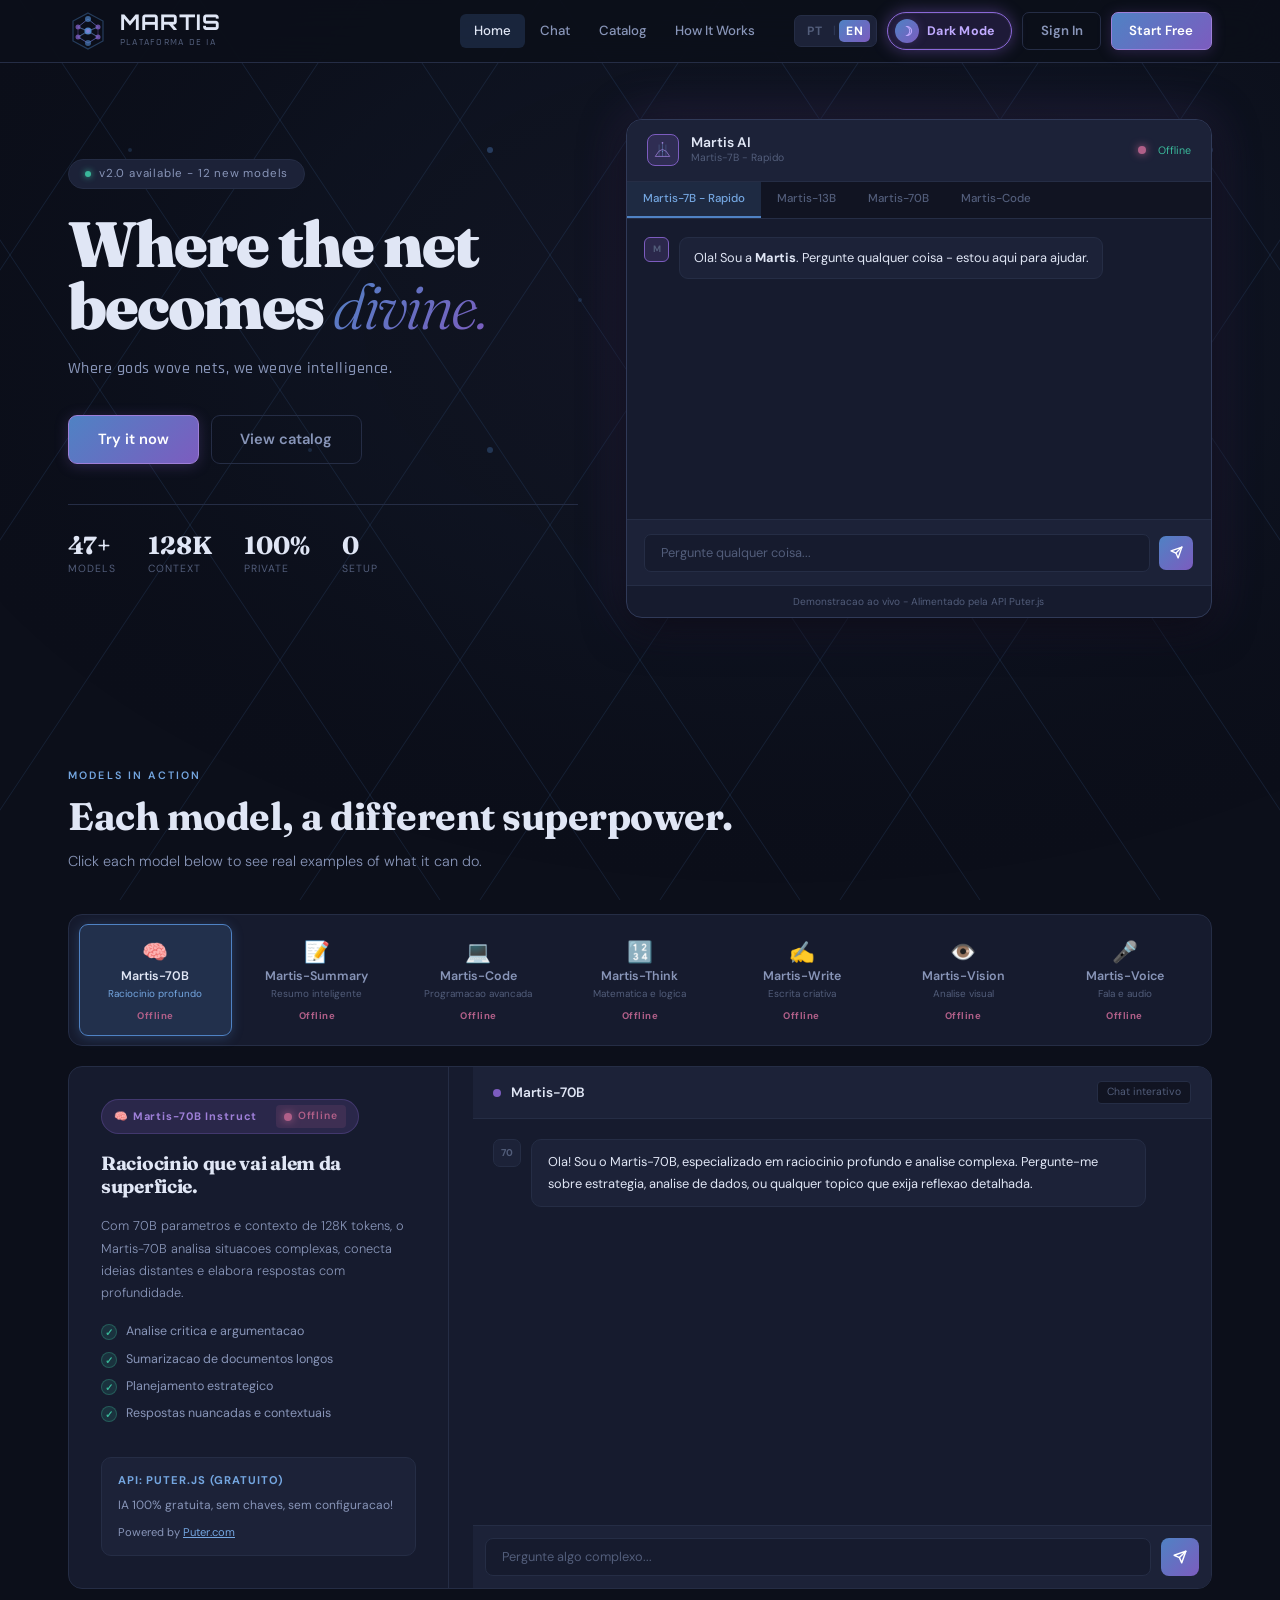
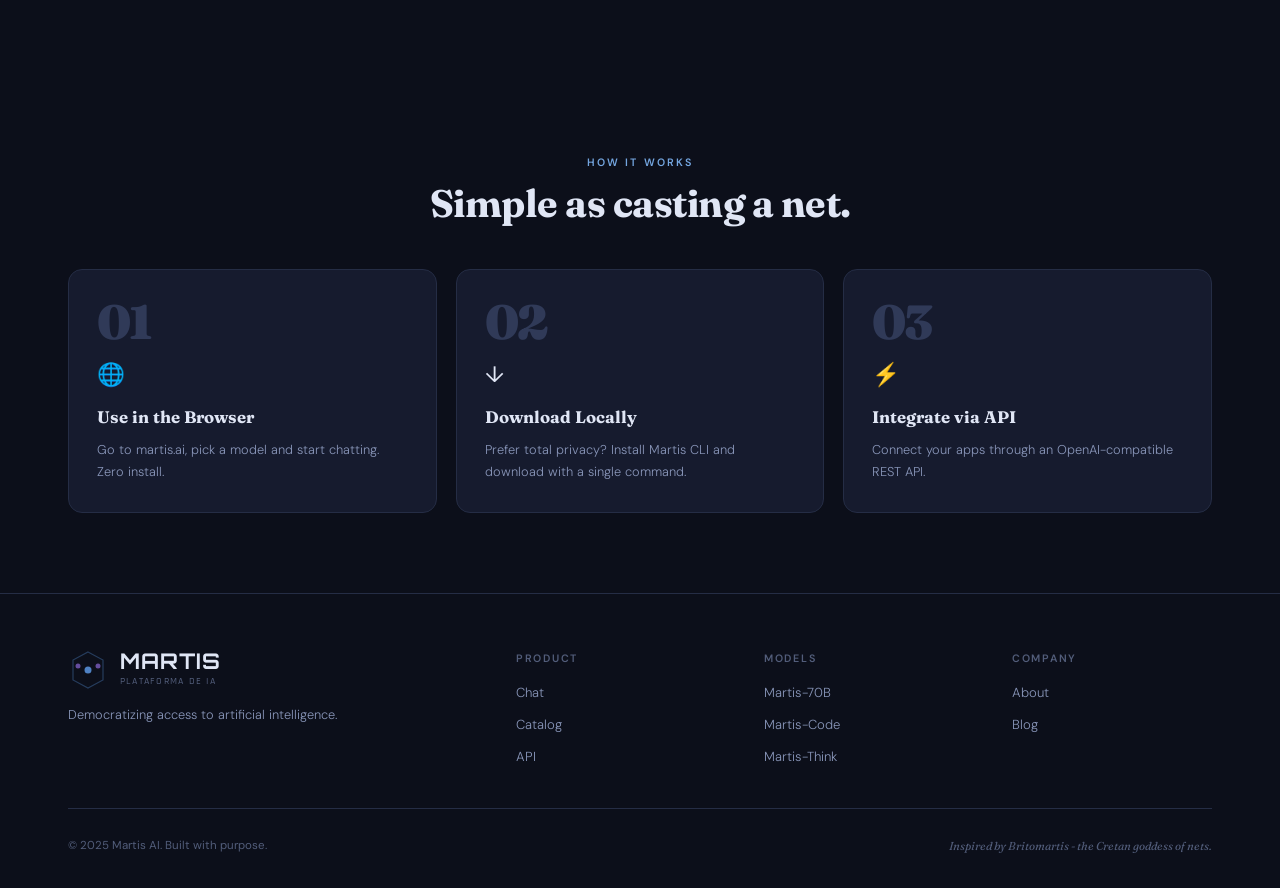
<file: martis/index-unified.html>
<!DOCTYPE html>
<html lang="en" data-theme="dark" data-lang="en">
<head>
  <meta charset="UTF-8"/>
  <meta name="viewport" content="width=device-width, initial-scale=1.0"/>
  <title>Martis AI — AI Platform</title>
  
  <!-- ═══════════════════════════════════════════════════════
       ESTILOS UNIFICADOS (tokens.css + main.css)
  ═══════════════════════════════════════════════════════ -->
  <style>
    /* ═══════════════════════════════════════════════════════
       tokens.css — Martis AI Design System
    ═══════════════════════════════════════════════════════ */
    @import url('https://fonts.googleapis.com/css2?family=Fraunces:ital,wght@0,300;0,600;0,700;0,900;1,300;1,700&family=DM+Sans:wght@300;400;500;600&family=Orbitron:wght@400;500;600;700;800;900&family=Rajdhani:wght@300;400;500;600;700&display=swap');

    /* ── CUSTOM FONTS ── */
    /* Orbitron: Futuristic font for logo */
    /* Rajdhani: Tech/modern font for slogan */

    /* ═══════════════════════════
       DARK TOKENS
    ═══════════════════════════ */
    :root, [data-theme="dark"] {
      --bg:          #0c0f1a;
      --bg2:         #111422;
      --surface:     #161b2e;
      --surface2:    #1c2238;
      --border:      #252d45;
      --border2:     #303a58;

      --text:        #e0e6f5;
      --text2:       #8895b8;
      --text3:       #525d7a;

      --accent:      #4f82c4;
      --accent-lt:   #74a6e0;
      --accent-dim:  rgba(79,130,196,.2);
      --accent-glow: rgba(79,130,196,.3);

      --purple:      #7c5cbf;
      --purple-lt:   #9e7fd8;
      --purple-dim:  rgba(124,92,191,.2);
      --purple-glow: rgba(124,92,191,.28);

      --grad: linear-gradient(135deg, var(--accent), var(--purple));

      --net-line: rgba(79,130,196,.16);
      --net-node: #4f82c4;

      --green:      #3ab89a;
      --green-dim:  rgba(58,184,154,.15);
      --amber:      #c49d4a;
      --amber-dim:  rgba(196,157,74,.15);
      --rose:       #b05f88;
      --rose-dim:   rgba(176,95,136,.15);
      --sky:        #3d8ec4;
      --sky-dim:    rgba(61,142,196,.15);

      --shadow-sm: 0 1px 4px rgba(0,0,0,.5);
      --shadow-md: 0 4px 18px rgba(0,0,0,.6);
      --shadow-lg: 0 10px 40px rgba(0,0,0,.7);

      --toggle-bg:     #1e1a38;
      --toggle-border: #8b68d8;
      --toggle-text:   #c0aaff;
      --toggle-glow:   rgba(139,104,216,.45);
    }

    /* ═══════════════════════════
       LIGHT TOKENS
    ═══════════════════════════ */
    [data-theme="light"] {
      --bg:          #f9f7f3;
      --bg2:         #f1ede5;
      --surface:     #fefdfb;
      --surface2:    #f5f2ec;
      --border:      #e4dfd6;
      --border2:     #d5cfc5;

      --text:        #2c2a33;
      --text2:       #5a5570;
      --text3:       #a09cba;

      --accent:      #2b6ab4;
      --accent-lt:   #3a82d4;
      --accent-dim:  rgba(43,106,180,.12);
      --accent-glow: rgba(43,106,180,.22);

      --purple:      #6040a8;
      --purple-lt:   #7a55c4;
      --purple-dim:  rgba(96,64,168,.12);
      --purple-glow: rgba(96,64,168,.2);

      --grad: linear-gradient(135deg, var(--accent), var(--purple));

      --net-line: rgba(43,106,180,.14);
      --net-node: #2b6ab4;

      --green:      #1b9472;
      --green-dim:  rgba(27,148,114,.1);
      --amber:      #9c7624;
      --amber-dim:  rgba(156,118,36,.1);
      --rose:       #8f3a62;
      --rose-dim:   rgba(143,58,98,.1);
      --sky:        #2278b0;
      --sky-dim:    rgba(34,120,176,.1);

      --shadow-sm: 0 1px 4px rgba(0,0,0,.08);
      --shadow-md: 0 4px 18px rgba(0,0,0,.11);
      --shadow-lg: 0 10px 40px rgba(0,0,0,.14);

      --toggle-bg:     #ede8ff;
      --toggle-border: #7a55c4;
      --toggle-text:   #4a2a90;
      --toggle-glow:   rgba(96,64,168,.35);
    }

    /* ═══════════════════════════
       RESET
    ═══════════════════════════ */
    *, *::before, *::after { margin:0; padding:0; box-sizing:border-box; }
    html { scroll-behavior:smooth; }
    body {
      background:var(--bg); color:var(--text);
      font-family:'DM Sans',sans-serif; font-size:15px; line-height:1.6;
      overflow-x:hidden; transition:background .3s,color .3s;
    }

    /* ── NET BACKGROUND ── */
    .net-bg { position:fixed; inset:0; z-index:0; pointer-events:none; }
    .net-bg svg { width:100%; height:100%; }

    .wrap { max-width:1200px; margin:0 auto; padding:0 1.75rem; position:relative; z-index:1; }

    /* ═══════════════════════════
       NAV
    ═══════════════════════════ */
    nav {
      position:sticky; top:0; z-index:200;
      border-bottom:1px solid var(--border);
      backdrop-filter:blur(20px);
      background:rgba(12,15,26,.88);
      transition:background .3s,border-color .3s;
    }
    [data-theme="light"] nav { background:rgba(249,247,243,.94); }

    .nav-inner { display:flex; align-items:center; height:62px; gap:1.5rem; }

    .logo-link { display:flex; align-items:center; gap:.75rem; text-decoration:none; flex-shrink:0; }
    .logo-svg  { width:40px; height:40px; flex-shrink:0; }
    .logo-text { font-family:'Orbitron',sans-serif; font-weight:700; font-size:1.35rem; color:var(--text); letter-spacing:.05em; line-height:1; text-transform:uppercase; }
    .logo-sub  { font-family:'Rajdhani',sans-serif; font-size:.65rem; color:var(--text3); letter-spacing:.12em; text-transform:uppercase; margin-top:2px; font-weight:500; }

    .nav-links { display:flex; gap:0; list-style:none; margin-left:auto; }
    .nav-links a {
      display:block; padding:.4rem .9rem;
      color:var(--text2); text-decoration:none;
      font-size:.83rem; font-weight:500; border-radius:6px;
      transition:color .2s,background .2s;
    }
    .nav-links a:hover,.nav-links a.active { color:var(--text); background:var(--accent-dim); }

    .nav-right { display:flex; align-items:center; gap:.6rem; }

    /* ── LANG TOGGLE ── */
    .lang-toggle {
      display: flex; align-items: center; gap: .2rem;
      background: var(--surface2); border: 1px solid var(--border);
      border-radius: 7px; padding: .22rem .35rem;
    }
    .lang-btn {
      background: none; border: none; cursor: pointer;
      font-family: 'DM Sans', sans-serif; font-size: .75rem;
      font-weight: 700; color: var(--text3); padding: .2rem .45rem;
      border-radius: 5px; transition: all .18s; letter-spacing: .04em;
    }
    .lang-btn.active { background: var(--grad); color: #fff; }
    .lang-btn:hover:not(.active) { color: var(--text); }
    .lang-sep { color: var(--border2); font-size: .72rem; }

    /* ── THEME TOGGLE — pill, colourful, unmissable ── */
    .theme-toggle {
      display:flex; align-items:center; gap:.5rem;
      padding:.36rem 1rem .36rem .48rem;
      border-radius:100px;
      background:var(--toggle-bg);
      border:1.5px solid var(--toggle-border);
      color:var(--toggle-text);
      cursor:pointer;
      font-family:'DM Sans',sans-serif; font-size:.78rem; font-weight:700;
      letter-spacing:.02em;
      box-shadow:0 0 16px var(--toggle-glow), inset 0 0 0 1px rgba(255,255,255,.05);
      transition:all .25s; white-space:nowrap;
    }
    .theme-toggle:hover { box-shadow:0 0 26px var(--toggle-glow); transform:scale(1.05); }

    .toggle-orb {
      width:24px; height:24px; border-radius:50%;
      background:var(--grad);
      display:grid; place-items:center;
      font-size:.82rem; flex-shrink:0;
      box-shadow:0 0 10px var(--purple-glow);
    }

    .btn {
      display:inline-flex; align-items:center; gap:.45rem;
      padding:.45rem 1.1rem; border-radius:7px;
      font-family:'DM Sans',sans-serif; font-size:.83rem; font-weight:600;
      cursor:pointer; text-decoration:none; transition:all .2s; border:1px solid transparent;
    }
    .btn-ghost { border-color:var(--border); color:var(--text2); background:transparent; }
    .btn-ghost:hover { border-color:var(--accent); color:var(--text); background:var(--accent-dim); }
    .btn-primary { background:var(--grad); color:#fff; border-color:var(--purple-lt); box-shadow:0 2px 14px var(--purple-glow); }
    .btn-primary:hover { box-shadow:0 4px 24px var(--purple-glow); filter:brightness(1.1); }
    .btn-lg { padding:.72rem 1.8rem; font-size:.92rem; border-radius:9px; }
    .btn-sm { padding:.46rem .9rem; font-size:.77rem; border-radius:7px; }

    /* ═══════════════════════════
       HERO  — chat preview first
    ═══════════════════════════ */
    .hero { padding:3.5rem 0 4rem; }

    .hero-layout {
      display:grid; grid-template-columns:1fr 1.15fr;
      gap:3rem; align-items:center;
    }

    .hero-pill {
      display:inline-flex; align-items:center; gap:.5rem;
      padding:.3rem 1rem;
      background:var(--surface2); border:1px solid var(--border);
      border-radius:100px; font-size:.72rem; color:var(--text2);
      letter-spacing:.07em; margin-bottom:1.5rem;
    }
    .pill-dot {
      width:6px; height:6px; border-radius:50%;
      background:var(--green); box-shadow:0 0 6px var(--green);
      animation:pulse 2s ease-in-out infinite;
    }
    @keyframes pulse { 0%,100%{opacity:1} 50%{opacity:.35} }

    .hero-title {
      font-family:'Fraunces',serif; font-weight:900;
      font-size:clamp(2.4rem,5vw,4.2rem);
      line-height:.97; letter-spacing:-2px; color:var(--text); margin-bottom:1.1rem;
    }
    .hero-title em {
      font-style:italic; font-weight:300;
      background:var(--grad);
      -webkit-background-clip:text; -webkit-text-fill-color:transparent; background-clip:text;
    }

    .hero-desc { color:var(--text2); font-size:.93rem; line-height:1.78; font-weight:300; max-width:420px; margin-bottom:2rem; }
    .hero-desc.slogan-sub { font-family:'Rajdhani',sans-serif; font-size:1rem; font-weight:500; letter-spacing:.03em; color:var(--text2); }
    .hero-actions { display:flex; gap:.75rem; flex-wrap:wrap; margin-bottom:2.5rem; }

    .hero-stats { display:flex; gap:2rem; border-top:1px solid var(--border); padding-top:1.75rem; }
    .stat-val { font-family:'Fraunces',serif; font-weight:700; font-size:1.55rem; color:var(--text); line-height:1; }
    .stat-lbl { font-size:.65rem; color:var(--text3); letter-spacing:.1em; text-transform:uppercase; margin-top:.25rem; }

    /* chat preview card */
    .chat-preview {
      background:var(--surface); border:1px solid var(--border2);
      border-radius:16px; overflow:hidden;
      box-shadow:var(--shadow-lg), 0 0 50px var(--purple-glow);
    }

    .cp-header {
      padding:.85rem 1.25rem; border-bottom:1px solid var(--border);
      display:flex; align-items:center; gap:.75rem; background:var(--surface2);
    }
    .cp-avatar {
      width:32px; height:32px; border-radius:8px;
      background:var(--purple-dim); border:1px solid var(--purple);
      display:grid; place-items:center; flex-shrink:0;
    }
    .cp-name { font-size:.87rem; font-weight:600; line-height:1.2; }
    .cp-sub  { font-size:.65rem; color:var(--text3); }
    .cp-online { margin-left:auto; display:flex; align-items:center; gap:.35rem; font-size:.67rem; color:var(--green); }
    .cp-dot { width:6px;height:6px;border-radius:50%;background:var(--green);box-shadow:0 0 6px var(--green); }

    .cp-tabs {
      display:flex; border-bottom:1px solid var(--border);
      background:var(--bg2); overflow-x:auto;
    }
    .cp-tab {
      padding:.5rem 1rem; font-size:.72rem; font-weight:500;
      color:var(--text3); border-bottom:2px solid transparent;
      white-space:nowrap; cursor:pointer; transition:all .2s;
    }
    .cp-tab.sel { color:var(--accent-lt); border-bottom-color:var(--accent); background:var(--accent-dim); }

    .cp-msgs { padding:1.1rem; display:flex; flex-direction:column; gap:.9rem; height:300px; overflow-y:auto; }
    .cp-msgs::-webkit-scrollbar { width:3px; }
    .cp-msgs::-webkit-scrollbar-thumb { background:var(--border); }

    .cm { display:flex; gap:.6rem; }
    .cm-u { flex-direction:row-reverse; }
    .cm-av {
      width:25px;height:25px;border-radius:6px;
      background:var(--surface2);border:1px solid var(--border);
      display:grid;place-items:center;flex-shrink:0;
      font-size:.58rem;font-weight:700;color:var(--text3);
    }
    .cm-ai .cm-av { background:var(--purple-dim); border-color:var(--purple); }
    .bub { padding:.6rem .85rem; border-radius:9px; font-size:.8rem; line-height:1.65; max-width:80%; }
    .cm-ai .bub { background:var(--surface2); border:1px solid var(--border); color:var(--text); }
    .cm-u .bub  { background:var(--accent-dim); border:1px solid var(--accent); color:var(--text); }
    .code-s {
      background:var(--bg); border:1px solid var(--border2); border-radius:6px;
      padding:.6rem .85rem; margin-top:.55rem;
      font-family:'Courier New',monospace; font-size:.7rem;
      color:var(--purple-lt); line-height:1.6; white-space:pre; overflow-x:auto;
    }
    .cp-foot {
      padding:.85rem 1.1rem; border-top:1px solid var(--border);
      display:flex; gap:.6rem; align-items:center; background:var(--surface2);
    }
    .cp-in {
      flex:1; background:var(--surface); border:1px solid var(--border);
      border-radius:7px; padding:.6rem .95rem;
      color:var(--text); font-family:'DM Sans',sans-serif; font-size:.8rem; outline:none;
    }
    .cp-in::placeholder { color:var(--text3); }
    .cp-send {
      width:34px;height:34px;border-radius:7px;flex-shrink:0;
      background:var(--grad);border:none;color:#fff;
      display:grid;place-items:center;cursor:pointer;
    }

    /* ═══════════════════════════
       SECTION COMMONS
    ═══════════════════════════ */
    .section { padding:5rem 0; }

    .eyebrow {
      display:inline-flex;align-items:center;gap:.5rem;
      font-size:.67rem;color:var(--accent-lt);
      letter-spacing:.2em;text-transform:uppercase;font-weight:600;margin-bottom:.7rem;
    }
    .sec-title {
      font-family:'Fraunces',serif;font-weight:700;
      font-size:clamp(1.6rem,3.5vw,2.4rem);color:var(--text);
      letter-spacing:-.5px;line-height:1.1;margin-bottom:.7rem;
    }
    .sec-desc { color:var(--text2);font-size:.9rem;line-height:1.75;font-weight:300;max-width:440px; }

    /* ═══════════════════════════
       FULL CHAT
    ═══════════════════════════ */
    .chat-grid { display:grid;grid-template-columns:255px 1fr;gap:1.25rem;margin-top:2.75rem; }

    .panel { background:var(--surface);border:1px solid var(--border);border-radius:14px;padding:1.2rem; }
    .panel-title { font-size:.65rem;color:var(--text3);letter-spacing:.16em;text-transform:uppercase;margin-bottom:.85rem;font-weight:600; }

    .model-opt { padding:.68rem .9rem;border:1px solid var(--border);border-radius:8px;cursor:pointer;transition:all .2s;margin-bottom:.4rem; }
    .model-opt:last-child { margin-bottom:0; }
    .model-opt.sel { border-color:var(--accent);background:var(--accent-dim); }
    .mo-head { display:flex;align-items:center;justify-content:space-between; }
    .mo-name { font-size:.84rem;font-weight:600;color:var(--text); }
    .mo-tag  { font-size:.6rem;padding:.15rem .45rem;border-radius:4px;background:var(--purple-dim);color:var(--purple-lt);font-weight:600; }
    .mo-sub  { font-size:.7rem;color:var(--text3);margin-top:2px; }

    .param-row { margin-bottom:.85rem; }
    .param-lbl { display:flex;justify-content:space-between;font-size:.75rem;color:var(--text2);margin-bottom:.4rem; }
    .param-lbl span:last-child { color:var(--text);font-weight:600; }
    .track { height:3px;background:var(--border2);border-radius:2px;position:relative; }
    .fill  { position:absolute;left:0;top:0;bottom:0;background:var(--grad);border-radius:2px; }

    .chat-win {
      background:var(--surface);border:1px solid var(--border);
      border-radius:14px;display:flex;flex-direction:column;height:510px;overflow:hidden;
    }
    .chat-top {
      padding:.88rem 1.25rem;border-bottom:1px solid var(--border);
      display:flex;align-items:center;gap:.75rem;
    }
    .c-avatar {
      width:32px;height:32px;border-radius:8px;
      background:var(--purple-dim);border:1px solid var(--purple);
      display:grid;place-items:center;flex-shrink:0;
    }
    .c-name { font-size:.87rem;font-weight:600; }
    .c-sub  { font-size:.65rem;color:var(--text3); }
    .c-online { margin-left:auto;display:flex;align-items:center;gap:.35rem;font-size:.67rem;color:var(--green); }
    .c-dot { width:6px;height:6px;border-radius:50%;background:var(--green);box-shadow:0 0 6px var(--green); }

    .msgs { flex:1;overflow-y:auto;padding:1.2rem;display:flex;flex-direction:column;gap:.95rem; }
    .msgs::-webkit-scrollbar { width:3px; }
    .msgs::-webkit-scrollbar-thumb { background:var(--border); }

    .msg   { display:flex;gap:.65rem; }
    .msg-u { flex-direction:row-reverse; }
    .m-av {
      width:26px;height:26px;border-radius:6px;
      background:var(--surface2);border:1px solid var(--border);
      display:grid;place-items:center;flex-shrink:0;
      font-size:.58rem;font-weight:700;color:var(--text3);
    }
    .msg-ai .m-av { background:var(--purple-dim);border-color:var(--purple); }
    .bbl { padding:.63rem .9rem;border-radius:9px;font-size:.81rem;line-height:1.65;max-width:80%; }
    .msg-ai .bbl { background:var(--surface2);border:1px solid var(--border);color:var(--text); }
    .msg-u .bbl  { background:var(--accent-dim);border:1px solid var(--accent);color:var(--text); }
    .code-b {
      background:var(--bg2);border:1px solid var(--border2);border-radius:6px;
      padding:.62rem .88rem;margin-top:.55rem;
      font-family:'Courier New',monospace;font-size:.7rem;
      color:var(--purple-lt);line-height:1.6;white-space:pre;overflow-x:auto;
    }
    .chat-foot {
      padding:.88rem 1.2rem;border-top:1px solid var(--border);
      display:flex;gap:.6rem;align-items:center;
    }
    .chat-in {
      flex:1;background:var(--surface2);border:1px solid var(--border);
      border-radius:8px;padding:.63rem 1rem;
      color:var(--text);font-family:'DM Sans',sans-serif;font-size:.81rem;outline:none;
    }
    .chat-in::placeholder { color:var(--text3); }
    .send-b {
      width:35px;height:35px;border-radius:7px;flex-shrink:0;
      background:var(--grad);border:none;color:#fff;
      display:grid;place-items:center;cursor:pointer;
    }

    /* ═══════════════════════════
       CATALOG — vertical list
    ═══════════════════════════ */
    .catalog-head { display:flex;align-items:flex-end;justify-content:space-between;flex-wrap:wrap;gap:1rem;margin-bottom:1.5rem; }
    .filters { display:flex;gap:.4rem;flex-wrap:wrap; }
    .filt {
      padding:.33rem .82rem;border-radius:100px;
      font-size:.72rem;font-weight:500;
      border:1px solid var(--border);color:var(--text2);
      cursor:pointer;text-decoration:none;transition:all .2s;
    }
    .filt:hover,.filt.on { border-color:var(--accent);color:var(--accent-lt);background:var(--accent-dim); }

    .search-bar { display:flex;gap:.75rem;margin-bottom:1.5rem; }
    .search-in {
      flex:1;background:var(--surface);border:1px solid var(--border);
      border-radius:9px;padding:.7rem 1.1rem;
      color:var(--text);font-family:'DM Sans',sans-serif;font-size:.85rem;outline:none;
      transition:border-color .2s;
    }
    .search-in:focus { border-color:var(--accent); }
    .search-in::placeholder { color:var(--text3); }

    /* two-column list */
    .catalog-list {
      display: grid;
      grid-template-columns: 1fr 1fr;
      gap: 1rem;
    }

    .cat-col {
      display: flex; flex-direction: column; gap: .65rem;
    }

    .lcard {
      background: var(--surface); border: 1px solid var(--border);
      border-radius: 12px; overflow: hidden;
      transition: border-color .2s, box-shadow .2s, transform .18s;
      display: flex; flex-direction: column;
    }
    .lcard:hover {
      border-color: var(--accent);
      box-shadow: var(--shadow-md);
      transform: translateY(-1px);
    }

    .lcard-stripe { height: 3px; width: 100%; flex-shrink: 0; }
    .lcard.cat-chat   .lcard-stripe { background: linear-gradient(90deg,var(--accent),var(--purple)); }
    .lcard.cat-code   .lcard-stripe { background: linear-gradient(90deg,var(--sky),var(--green)); }
    .lcard.cat-think  .lcard-stripe { background: linear-gradient(90deg,var(--green),var(--accent)); }
    .lcard.cat-write  .lcard-stripe { background: linear-gradient(90deg,var(--amber),#c47a4b); }
    .lcard.cat-vision .lcard-stripe { background: linear-gradient(90deg,var(--rose),var(--amber)); }
    .lcard.cat-voice  .lcard-stripe { background: linear-gradient(90deg,var(--purple),var(--rose)); }

    .lcard-inner {
      display: flex; align-items: flex-start; gap: .85rem;
      padding: .95rem 1.05rem;
    }

    .lcard-icon {
      font-size: 1.4rem; flex-shrink: 0;
      width: 38px; height: 38px; border-radius: 9px;
      background: var(--surface2); border: 1px solid var(--border);
      display: grid; place-items: center; margin-top: .1rem;
    }

    .lcard-main { flex: 1; min-width: 0; }

    .lcard-head {
      display: flex; align-items: center; gap: .5rem;
      flex-wrap: wrap; margin-bottom: .22rem;
    }

    .lcard-name {
      font-family: 'Fraunces', serif; font-weight: 700;
      font-size: .95rem; color: var(--text); line-height: 1;
    }

    .lcard-badges { display: flex; gap: .3rem; }

    .lcard-meta {
      font-size: .66rem; color: var(--text3);
      letter-spacing: .04em; margin-bottom: .45rem;
    }

    .lcard-desc {
      font-size: .78rem; color: var(--text2);
      line-height: 1.65; font-weight: 300; margin-bottom: .5rem;
    }

    .lcard-rivals {
      font-size: .67rem; color: var(--text3);
      display: flex; align-items: center; gap: .3rem; flex-wrap: wrap;
    }

    .rival {
      background: var(--surface2); border: 1px solid var(--border);
      padding: .12rem .45rem; border-radius: 4px;
      color: var(--text2); font-size: .63rem; font-weight: 500;
    }

    .lcard-actions {
      display: flex; flex-direction: column; gap: .4rem;
      flex-shrink: 0; margin-top: .1rem;
    }

    .btn-dl   { background:var(--grad);color:#fff;border:1px solid var(--purple-lt);box-shadow:0 2px 10px var(--purple-glow);justify-content:center; }
    .btn-dl:hover { filter:brightness(1.1);box-shadow:0 4px 18px var(--purple-glow); }
    .btn-demo { border:1px solid var(--border);color:var(--text2);background:transparent;justify-content:center; }
    .btn-demo:hover { border-color:var(--accent);color:var(--text);background:var(--accent-dim); }

    /* show-more animation */
    .lcard-extra { animation: fadeInSlide .3s ease both; }
    @keyframes fadeInSlide {
      from { opacity:0; transform:translateY(8px); }
      to   { opacity:1; transform:translateY(0); }
    }

    /* badges (shared) */
    .bdg { font-size:.6rem;padding:.17rem .5rem;border-radius:4px;font-weight:700;letter-spacing:.06em;text-transform:uppercase; }
    .bdg-new  { background:var(--green-dim);  color:var(--green);     border:1px solid rgba(58,184,154,.3); }
    .bdg-pop  { background:var(--amber-dim);  color:var(--amber);     border:1px solid rgba(196,157,74,.3); }
    .bdg-beta { background:var(--sky-dim);    color:var(--sky);       border:1px solid rgba(61,142,196,.3); }
    .bdg-free { background:var(--purple-dim); color:var(--purple-lt); border:1px solid rgba(124,92,191,.3); }
    .bdg-local{ background:var(--accent-dim); color:var(--accent-lt); border:1px solid rgba(79,130,196,.3); }

    /* ═══════════════════════════
       STEPS
    ═══════════════════════════ */
    .steps { display:grid;grid-template-columns:repeat(3,1fr);gap:1.2rem;margin-top:2.75rem; }
    .step { background:var(--surface);border:1px solid var(--border);border-radius:14px;padding:1.75rem; }
    .step-n { font-family:'Fraunces',serif;font-weight:900;font-size:3rem;color:var(--border2);line-height:1;margin-bottom:.7rem;letter-spacing:-2px; }
    .step-icon { font-size:1.4rem;margin-bottom:.7rem; }
    .step-t { font-family:'Fraunces',serif;font-weight:700;font-size:1.05rem;color:var(--text);margin-bottom:.5rem; }
    .step-d { font-size:.8rem;color:var(--text2);line-height:1.75;font-weight:300; }

    /* ═══════════════════════════
       MODEL SHOWCASE
    ═══════════════════════════ */
    .showcase-tabs {
      display: grid;
      grid-template-columns: repeat(7, 1fr);
      gap: .5rem;
      margin: 2.5rem 0 0;
      background: var(--surface);
      border: 1px solid var(--border);
      border-radius: 14px;
      padding: .6rem;
    }

    .sc-tab {
      display: flex; flex-direction: column; align-items: center;
      gap: .25rem; padding: .8rem .5rem;
      border-radius: 9px; border: 1px solid transparent;
      background: transparent; cursor: pointer;
      transition: all .2s; color: var(--text2);
      font-family: 'DM Sans', sans-serif;
    }

    .sc-tab:hover { background: var(--surface2); color: var(--text); }

    .sc-tab.active {
      background: var(--accent-dim);
      border-color: var(--accent);
      color: var(--text);
      box-shadow: 0 2px 12px var(--accent-glow);
    }

    .sc-tab-icon { font-size: 1.3rem; }
    .sc-tab-name { font-size: .78rem; font-weight: 600; line-height: 1.2; text-align: center; }
    .sc-tab-sub  { font-size: .62rem; color: var(--text3); text-align: center; line-height: 1.3; }
    .sc-tab.active .sc-tab-sub { color: var(--accent-lt); }

    .sc-panel { display: none; margin-top: 1.25rem; }
    .sc-panel.active { display: block; }

    .sc-layout {
      display: grid; grid-template-columns: 380px 1fr; gap: 1.5rem;
      background: var(--surface); border: 1px solid var(--border);
      border-radius: 14px; overflow: hidden;
    }

    .sc-info {
      padding: 2rem; border-right: 1px solid var(--border);
      display: flex; flex-direction: column; gap: 1.1rem;
    }

    .sc-badge {
      display: inline-flex; align-items: center; gap: .4rem;
      font-size: .68rem; font-weight: 700; letter-spacing: .08em;
      padding: .3rem .75rem; border-radius: 100px; border: 1px solid;
      width: fit-content;
    }

    .sc-title {
      font-family: 'Fraunces', serif; font-weight: 700;
      font-size: 1.2rem; color: var(--text); line-height: 1.2;
      letter-spacing: -.3px;
    }

    .sc-desc { font-size: .8rem; color: var(--text2); line-height: 1.75; font-weight: 300; }

    .sc-strengths { display: flex; flex-direction: column; gap: .45rem; }

    .strength-item {
      display: flex; align-items: center; gap: .55rem;
      font-size: .78rem; color: var(--text2);
    }

    .s-icon {
      width: 16px; height: 16px; border-radius: 50%;
      background: var(--green-dim); color: var(--green);
      display: grid; place-items: center;
      font-size: .6rem; font-weight: 700; flex-shrink: 0;
      border: 1px solid rgba(58,184,154,.3);
    }

    .sc-compare { margin-top: auto; }

    .cmp-row {
      display: flex; align-items: center; gap: .65rem;
      margin-bottom: .55rem;
    }

    .cmp-label { font-size: .7rem; color: var(--text3); width: 90px; flex-shrink: 0; }

    .cmp-bar {
      flex: 1; height: 6px; background: var(--border2);
      border-radius: 3px; overflow: hidden;
    }

    .cmp-fill { height: 100%; border-radius: 3px; transition: width .6s ease; }

    .cmp-val { font-size: .7rem; font-weight: 700; width: 65px; text-align: right; flex-shrink: 0; }

    .cmp-legend {
      font-size: .63rem; color: var(--text3);
      margin-top: .35rem; font-style: italic;
    }

    /* demo panel */
    .sc-demo { display: flex; flex-direction: column; }

    .demo-header {
      display: flex; align-items: center; gap: .6rem;
      padding: .85rem 1.25rem; border-bottom: 1px solid var(--border);
      background: var(--surface2);
    }

    .demo-model-dot { width: 8px; height: 8px; border-radius: 50%; flex-shrink: 0; }
    .demo-model-name { font-size: .85rem; font-weight: 600; }
    .demo-tag {
      margin-left: auto; font-size: .65rem; color: var(--text3);
      background: var(--bg2); border: 1px solid var(--border);
      padding: .15rem .55rem; border-radius: 4px;
    }

    .demo-msgs {
      flex: 1; padding: 1.25rem;
      display: flex; flex-direction: column; gap: 1rem;
      overflow-y: auto; min-height: 320px;
    }

    .dm { display: flex; gap: .65rem; }
    .dm-u { flex-direction: row-reverse; }

    .dm-av {
      width: 28px; height: 28px; border-radius: 7px; flex-shrink: 0;
      background: var(--surface2); border: 1px solid var(--border);
      display: grid; place-items: center;
      font-size: .62rem; font-weight: 700; color: var(--text3);
    }

    .dm-bub {
      padding: .7rem .95rem; border-radius: 10px;
      font-size: .8rem; line-height: 1.7; max-width: 88%;
    }

    .dm-ai .dm-bub { background: var(--surface2); border: 1px solid var(--border); color: var(--text); }
    .dm-u .dm-bub  { background: var(--accent-dim); border: 1px solid var(--accent); color: var(--text); }

    .demo-code {
      background: var(--bg); border: 1px solid var(--border2);
      border-radius: 6px; padding: .65rem .9rem; margin-top: .55rem;
      font-family: 'Courier New', monospace; font-size: .71rem;
      color: var(--purple-lt); line-height: 1.65; white-space: pre; overflow-x: auto;
    }

    .inline-code {
      display: block; background: var(--bg2); border: 1px solid var(--border);
      border-radius: 5px; padding: .25rem .6rem; margin: .25rem 0;
      font-family: 'Courier New', monospace; font-size: .78rem;
      color: var(--accent-lt); line-height: 1.6;
    }

    /* ═══════════════════════════
       AI STATUS INDICATORS
    ═══════════════════════════ */
    .status-dot {
      width: 8px; height: 8px; border-radius: 50%;
      display: inline-block; margin-right: 6px;
    }
    .status-dot.online {
      background: var(--green);
      box-shadow: 0 0 8px var(--green);
      animation: pulse 2s ease-in-out infinite;
    }
    .status-dot.offline {
      background: var(--rose);
      box-shadow: 0 0 8px var(--rose);
    }
    .status-dot.checking {
      background: var(--amber);
      box-shadow: 0 0 8px var(--amber);
      animation: pulse 1s ease-in-out infinite;
    }

    .cp-online.online { color: var(--green); }
    .cp-online.offline { color: var(--rose); }
    .cp-online.checking { color: var(--amber); }

    .model-status {
      display: inline-flex; align-items: center;
      font-size: .65rem; font-weight: 600;
      padding: .2rem .5rem; border-radius: 4px;
      margin-left: .75rem;
    }
    .model-status.online { background: var(--green-dim); color: var(--green); }
    .model-status.offline { background: var(--rose-dim); color: var(--rose); }
    .model-status.checking { background: var(--amber-dim); color: var(--amber); }

    .tab-status {
      display: block; font-size: .6rem; font-weight: 700;
      margin-top: .25rem; letter-spacing: .05em;
    }
    .tab-status.online { color: var(--green); }
    .tab-status.offline { color: var(--rose); }
    .tab-status.checking { color: var(--amber); }

    /* ═══════════════════════════
       SHOWCASE INPUT AREA
    ═══════════════════════════ */
    .showcase-input-area {
      display: flex; gap: .6rem; padding: .75rem;
      border-top: 1px solid var(--border);
      background: var(--surface2);
    }
    .showcase-input {
      flex: 1; background: var(--surface); border: 1px solid var(--border);
      border-radius: 8px; padding: .6rem 1rem;
      color: var(--text); font-family: 'DM Sans', sans-serif; font-size: .8rem;
      outline: none; transition: border-color .2s;
    }
    .showcase-input:focus { border-color: var(--accent); }
    .showcase-input::placeholder { color: var(--text3); }

    .showcase-send-btn {
      width: 38px; height: 38px; border-radius: 8px; flex-shrink: 0;
      background: var(--grad); border: none; color: #fff;
      display: grid; place-items: center; cursor: pointer;
      transition: transform .15s, box-shadow .2s;
    }
    .showcase-send-btn:hover { transform: scale(1.05); box-shadow: 0 4px 16px var(--purple-glow); }
    .showcase-send-btn:disabled { opacity: .5; cursor: not-allowed; transform: none; }

    /* ═══════════════════════════
       SUMMARY GENERATOR
    ═══════════════════════════ */
    .summary-generator {
      display: flex; flex-direction: column; gap: 1rem;
      padding: 1rem;
    }
    .summary-input-area {
      display: flex; flex-direction: column; gap: .75rem;
    }
    .summary-input {
      width: 100%; padding: .85rem 1rem;
      background: var(--surface); border: 1px solid var(--border);
      border-radius: 10px; color: var(--text);
      font-family: 'DM Sans', sans-serif; font-size: .85rem;
      resize: vertical; min-height: 100px;
      transition: border-color .2s;
    }
    .summary-input:focus {
      outline: none; border-color: var(--accent);
    }
    .summary-input::placeholder { color: var(--text3); }
    .generate-summary-btn {
      padding: .7rem 1.25rem; border: none;
      background: var(--grad); color: #fff;
      font-family: 'DM Sans', sans-serif; font-size: .85rem; font-weight: 600;
      border-radius: 8px; cursor: pointer;
      transition: all .2s; align-self: flex-start;
    }
    .generate-summary-btn:hover:not(:disabled) {
      filter: brightness(1.1); box-shadow: 0 4px 20px var(--purple-glow);
    }
    .generate-summary-btn:disabled {
      opacity: .7; cursor: wait;
    }
    .summary-result {
      min-height: 120px;
      background: var(--surface2); border: 1px solid var(--border);
      border-radius: 10px; padding: 1rem;
    }
    .summary-placeholder {
      text-align: center; color: var(--text3); padding: 1.5rem;
    }
    .summary-placeholder .placeholder-icon {
      font-size: 2rem; margin-bottom: .5rem; opacity: .5;
    }
    .summary-loading {
      text-align: center; padding: 2rem;
      color: var(--text2);
    }
    .generated-summary {
      color: var(--text);
    }
    .summary-header {
      font-size: .75rem; font-weight: 600;
      color: var(--green); text-transform: uppercase;
      letter-spacing: .08em; margin-bottom: .75rem;
    }
    .summary-content {
      font-size: .85rem; line-height: 1.7;
    }
    .summary-error {
      text-align: center; padding: 1.5rem;
    }

    /* ═══════════════════════════
       API INFO BOX
    ═══════════════════════════ */
    .api-info-box {
      margin-top: 1rem; padding: .85rem 1rem;
      background: var(--surface2); border: 1px solid var(--border);
      border-radius: 10px; font-size: .75rem; color: var(--text2);
    }
    .api-info-title {
      font-size: .7rem; font-weight: 700; color: var(--accent-lt);
      text-transform: uppercase; letter-spacing: .08em;
      margin-bottom: .4rem;
    }
    .api-info-box code {
      display: inline-block;
      background: var(--bg); padding: .25rem .6rem;
      border-radius: 5px; font-size: .72rem;
      color: var(--purple-lt); margin-top: .35rem;
    }

    /* ═══════════════════════════
       TYPING INDICATOR
    ═══════════════════════════ */
    .typing-indicator {
      display: flex; align-items: center; gap: 4px;
      padding: .5rem .75rem;
    }
    .typing-indicator .dot {
      width: 8px; height: 8px;
      background: var(--text3); border-radius: 50%;
      animation: typing-bounce 1.4s infinite ease-in-out;
    }
    .typing-indicator .dot:nth-child(1) { animation-delay: 0s; }
    .typing-indicator .dot:nth-child(2) { animation-delay: .2s; }
    .typing-indicator .dot:nth-child(3) { animation-delay: .4s; }

    @keyframes typing-bounce {
      0%, 80%, 100% { transform: translateY(0); opacity: .4; }
      40% { transform: translateY(-6px); opacity: 1; }
    }

    .loading-spinner {
      width: 40px; height: 40px;
      border: 3px solid var(--border);
      border-top-color: var(--accent);
      border-radius: 50%;
      margin: 0 auto 1rem;
      animation: spin 1s linear infinite;
    }
    @keyframes spin { to { transform: rotate(360deg); } }

    /* ═══════════════════════════
       FOOTER
    ═══════════════════════════ */
    footer { border-top:1px solid var(--border);padding:3.5rem 0 2rem;margin-top:2rem; }
    .foot-grid { display:grid;grid-template-columns:2fr 1fr 1fr 1fr;gap:3rem;margin-bottom:2.5rem; }
    .foot-brand p { font-size:.8rem;color:var(--text2);line-height:1.8;font-weight:300;max-width:280px;margin-top:.85rem; }
    .foot-col h5 { font-size:.67rem;letter-spacing:.16em;text-transform:uppercase;color:var(--text3);margin-bottom:.85rem;font-weight:600; }
    .foot-col ul { list-style:none;display:flex;flex-direction:column;gap:.5rem; }
    .foot-col a { color:var(--text2);text-decoration:none;font-size:.82rem;font-weight:300;transition:color .2s; }
    .foot-col a:hover { color:var(--text); }
    .foot-bottom { border-top:1px solid var(--border);padding-top:1.75rem;display:flex;align-items:center;justify-content:space-between; }
    .foot-bottom p { font-size:.72rem;color:var(--text3); }
    .foot-myth { font-style:italic;font-family:'Fraunces',serif; }

    /* ═══════════════════════════
       RESPONSIVE
    ═══════════════════════════ */
    @media (max-width: 900px) {
      .hero-layout { grid-template-columns: 1fr; }
      .sc-layout { grid-template-columns: 1fr; }
      .sc-info { border-right: none; border-bottom: 1px solid var(--border); }
      .catalog-list { grid-template-columns: 1fr; }
      .showcase-tabs { grid-template-columns: repeat(4, 1fr); }
      .steps { grid-template-columns: 1fr; }
      .foot-grid { grid-template-columns: 1fr 1fr; }
    }

    @media (max-width: 600px) {
      .nav-links { display: none; }
      .showcase-tabs { grid-template-columns: repeat(2, 1fr); }
      .foot-grid { grid-template-columns: 1fr; }
    }
  </style>
</head>
<body>

<!-- NET BACKGROUND -->
<div class="net-bg">
  <svg viewBox="0 0 1440 900" preserveAspectRatio="xMidYMid slice" xmlns="http://www.w3.org/2000/svg">
    <defs>
      <radialGradient id="grd" cx="60%" cy="35%" r="65%">
        <stop offset="0%" stop-color="#7c5cbf" stop-opacity=".07"/>
        <stop offset="55%" stop-color="#4f82c4" stop-opacity=".03"/>
        <stop offset="100%" stop-color="transparent" stop-opacity="0"/>
      </radialGradient>
    </defs>
    <rect width="1440" height="900" fill="url(#grd)"/>
    <g stroke="var(--net-line)" stroke-width="1" fill="none">
      <line x1="-80"  y1="0" x2="520"  y2="900"/> <line x1="100"  y1="0" x2="700"  y2="900"/>
      <line x1="280"  y1="0" x2="880"  y2="900"/> <line x1="460"  y1="0" x2="1060" y2="900"/>
      <line x1="640"  y1="0" x2="1240" y2="900"/> <line x1="820"  y1="0" x2="1420" y2="900"/>
      <line x1="1000" y1="0" x2="1600" y2="900"/> <line x1="1180" y1="0" x2="1780" y2="900"/>
      <line x1="1520" y1="0" x2="920"  y2="900"/> <line x1="1340" y1="0" x2="740"  y2="900"/>
      <line x1="1160" y1="0" x2="560"  y2="900"/> <line x1="980"  y1="0" x2="380"  y2="900"/>
      <line x1="800"  y1="0" x2="200"  y2="900"/> <line x1="620"  y1="0" x2="20"   y2="900"/>
      <line x1="440"  y1="0" x2="-160" y2="900"/> <line x1="260"  y1="0" x2="-340" y2="900"/>
    </g>
    <g fill="var(--net-node)">
      <circle cx="210" cy="150" r="2" opacity=".22"/>  <circle cx="570" cy="150" r="3" opacity=".38"/>
      <circle cx="930" cy="150" r="2" opacity=".22"/>  <circle cx="1290" cy="150" r="3" opacity=".38"/>
      <circle cx="300" cy="300" r="3" opacity=".38"/>  <circle cx="660" cy="300" r="2" opacity=".22"/>
      <circle cx="840" cy="300" r="3" opacity=".42"/>  <circle cx="1200" cy="300" r="2" opacity=".22"/>
      <circle cx="390" cy="450" r="2" opacity=".2"/>   <circle cx="570" cy="450" r="3" opacity=".32"/>
      <circle cx="930" cy="450" r="2" opacity=".2"/>   <circle cx="1110" cy="450" r="2" opacity=".2"/>
    </g>
  </svg>
</div>

<!-- NAV -->
<nav>
  <div class="wrap nav-inner">
    <!-- LOGO: futuristic neural network -->
    <a href="#" class="logo-link">
      <svg class="logo-svg" viewBox="0 0 40 40" fill="none" xmlns="http://www.w3.org/2000/svg">
        <path d="M20 2 L35 10 L35 30 L20 38 L5 30 L5 10 Z" stroke="var(--accent)" stroke-width="1.2" fill="none" opacity=".4"/>
        <line x1="20" y1="8" x2="10" y2="16" stroke="url(#neural-grad)" stroke-width="1" opacity=".7"/>
        <line x1="20" y1="8" x2="30" y2="16" stroke="url(#neural-grad)" stroke-width="1" opacity=".7"/>
        <line x1="10" y1="16" x2="10" y2="26" stroke="var(--purple)" stroke-width=".8" opacity=".5"/>
        <line x1="30" y1="16" x2="30" y2="26" stroke="var(--purple)" stroke-width=".8" opacity=".5"/>
        <line x1="10" y1="16" x2="20" y2="20" stroke="var(--accent-lt)" stroke-width=".9" opacity=".6"/>
        <line x1="30" y1="16" x2="20" y2="20" stroke="var(--accent-lt)" stroke-width=".9" opacity=".6"/>
        <line x1="10" y1="26" x2="20" y2="20" stroke="var(--accent-lt)" stroke-width=".9" opacity=".6"/>
        <line x1="30" y1="26" x2="20" y2="20" stroke="var(--accent-lt)" stroke-width=".9" opacity=".6"/>
        <line x1="10" y1="26" x2="20" y2="32" stroke="url(#neural-grad)" stroke-width="1" opacity=".7"/>
        <line x1="30" y1="26" x2="20" y2="32" stroke="url(#neural-grad)" stroke-width="1" opacity=".7"/>
        <line x1="10" y1="16" x2="30" y2="26" stroke="var(--purple)" stroke-width=".5" opacity=".3"/>
        <line x1="30" y1="16" x2="10" y2="26" stroke="var(--purple)" stroke-width=".5" opacity=".3"/>
        <circle cx="20" cy="8" r="3" fill="var(--accent)" opacity=".9">
          <animate attributeName="opacity" values=".9;.6;.9" dur="2s" repeatCount="indefinite"/>
        </circle>
        <circle cx="10" cy="16" r="2.5" fill="var(--purple)" opacity=".8"/>
        <circle cx="30" cy="16" r="2.5" fill="var(--purple)" opacity=".8"/>
        <circle cx="20" cy="20" r="3.5" fill="var(--accent)" opacity="1">
          <animate attributeName="r" values="3.5;4;3.5" dur="1.5s" repeatCount="indefinite"/>
        </circle>
        <circle cx="10" cy="26" r="2.5" fill="var(--purple)" opacity=".8"/>
        <circle cx="30" cy="26" r="2.5" fill="var(--purple)" opacity=".8"/>
        <circle cx="20" cy="32" r="3" fill="var(--accent)" opacity=".9">
          <animate attributeName="opacity" values=".9;.6;.9" dur="2s" repeatCount="indefinite" begin=".5s"/>
        </circle>
        <circle cx="20" cy="20" r="2" fill="var(--purple-lt)" opacity=".6"/>
        <defs>
          <linearGradient id="neural-grad" x1="0%" y1="0%" x2="100%" y2="100%">
            <stop offset="0%" stop-color="var(--accent)"/>
            <stop offset="100%" stop-color="var(--purple)"/>
          </linearGradient>
        </defs>
      </svg>
      <div>
        <div class="logo-text">Martis</div>
        <div class="logo-sub">Plataforma de IA</div>
      </div>
    </a>

    <ul class="nav-links">
      <li><a href="#hero" class="active" data-pt="Inicio" data-en="Home">Home</a></li>
      <li><a href="#chat-full" data-pt="Conversar" data-en="Chat">Chat</a></li>
      <li><a href="#catalog" data-pt="Catalogo" data-en="Catalog">Catalog</a></li>
      <li><a href="#how" data-pt="Como Funciona" data-en="How It Works">How It Works</a></li>
    </ul>

    <div class="nav-right">
      <div class="lang-toggle" id="langToggle">
        <button class="lang-btn" id="btnPT" onclick="setLang('pt')">PT</button>
        <span class="lang-sep">|</span>
        <button class="lang-btn active" id="btnEN" onclick="setLang('en')">EN</button>
      </div>
      <button class="theme-toggle" id="themeBtn" onclick="toggleTheme()">
        <div class="toggle-orb" id="toggleOrb">&#9789;</div>
        <span id="toggleLabel" data-pt="Modo Escuro" data-en="Dark Mode">Dark Mode</span>
      </button>
      <a href="#" class="btn btn-ghost" data-pt="Entrar" data-en="Sign In">Sign In</a>
      <a href="#" class="btn btn-primary" data-pt="Comecar Gratis" data-en="Start Free">Start Free</a>
    </div>
  </div>
</nav>

<!-- HERO -->
<section class="hero" id="hero">
  <div class="wrap">
    <div class="hero-layout">
      <div class="hero-left">
        <div class="hero-pill"><span class="pill-dot"></span><span data-pt="v2.0 disponivel - 12 modelos novos" data-en="v2.0 available - 12 new models">v2.0 disponivel - 12 modelos novos</span></div>
        <h1 class="hero-title"><span data-pt="Onde a rede" data-en="Where the net">Onde a rede</span><br><span data-pt="se torna " data-en="becomes ">se torna </span><em data-pt="divina." data-en="divine.">divina.</em></h1>
        <p class="hero-desc slogan-sub" data-pt="Onde deuses teciam redes, nos tecemos inteligencia." data-en="Where gods wove nets, we weave intelligence.">Where gods wove nets, we weave intelligence.</p>
        <div class="hero-actions">
          <a href="#chat-full" class="btn btn-primary btn-lg" data-pt="Experimentar agora" data-en="Try it now">Try it now</a>
          <a href="#catalog" class="btn btn-ghost btn-lg" data-pt="Ver catalogo" data-en="View catalog">View catalog</a>
        </div>
        <div class="hero-stats">
          <div><div class="stat-val">47+</div><div class="stat-lbl" data-pt="Modelos" data-en="Models">Models</div></div>
          <div><div class="stat-val">128K</div><div class="stat-lbl" data-pt="Contexto" data-en="Context">Context</div></div>
          <div><div class="stat-val">100%</div><div class="stat-lbl" data-pt="Privado" data-en="Private">Private</div></div>
          <div><div class="stat-val">0</div><div class="stat-lbl" data-pt="Setup" data-en="Setup">Setup</div></div>
        </div>
      </div>

      <div class="hero-right">
        <div class="chat-preview">
          <div class="cp-header">
            <div class="cp-avatar">
              <svg width="17" height="17" viewBox="0 0 40 40" fill="none">
                <path d="M3 34 Q20 1 37 34" stroke="var(--purple-lt)" stroke-width="1.8" fill="none"/>
                <line x1="3" y1="34" x2="37" y2="34" stroke="var(--purple-lt)" stroke-width="1.8"/>
                <line x1="20" y1="2" x2="20" y2="34" stroke="var(--accent-lt)" stroke-width="1.2" opacity=".7"/>
                <line x1="12" y1="6" x2="12" y2="34" stroke="var(--accent-lt)" stroke-width="1" opacity=".6"/>
                <line x1="28" y1="6" x2="28" y2="34" stroke="var(--accent-lt)" stroke-width="1" opacity=".6"/>
                <circle cx="20" cy="2"  r="2" fill="var(--purple-lt)"/>
                <circle cx="20" cy="22" r="1.5" fill="var(--accent-lt)" opacity=".7"/>
              </svg>
            </div>
            <div>
              <div class="cp-name">Martis AI</div>
              <div class="cp-sub" id="heroModelLabel">Martis-7B - Rapido</div>
            </div>
            <div class="cp-online" id="heroStatusIndicator"><span class="status-dot offline"></span> Offline</div>
          </div>

          <div class="cp-tabs" id="heroTabs">
            <div class="cp-tab sel" onclick="heroSelectModel(this,'martis-7b','Martis-7B - Rapido')">Martis-7B - Rapido</div>
            <div class="cp-tab" onclick="heroSelectModel(this,'martis-13b','Martis-13B - Balanceado')">Martis-13B</div>
            <div class="cp-tab" onclick="heroSelectModel(this,'martis-70b','Martis-70B - Poderoso')">Martis-70B</div>
            <div class="cp-tab" onclick="heroSelectModel(this,'martis-code','Martis-Code')">Martis-Code</div>
          </div>

          <div class="cp-msgs" id="heroMessages">
            <div class="cm cm-ai">
              <div class="cm-av">M</div>
              <div class="bub">Ola! Sou a <strong>Martis</strong>. Pergunte qualquer coisa - estou aqui para ajudar.</div>
            </div>
          </div>

          <div class="cp-foot">
            <input class="cp-in" id="heroInput" type="text" placeholder="Pergunte qualquer coisa..." onkeydown="if(event.key==='Enter')heroSend()"/>
            <button class="cp-send" id="heroSendBtn" onclick="heroSend()">
              <svg width="13" height="13" viewBox="0 0 24 24" fill="none" stroke="#fff" stroke-width="2.5" stroke-linecap="round" stroke-linejoin="round">
                <line x1="22" y1="2" x2="11" y2="13"/><polygon points="22 2 15 22 11 13 2 9 22 2"/>
              </svg>
            </button>
          </div>

          <div style="padding:.45rem 1rem;font-size:.63rem;color:var(--text3);text-align:center;border-top:1px solid var(--border)">
            Demonstracao ao vivo - Alimentado pela API Puter.js
          </div>
        </div>
      </div>

    </div>
  </div>
</section>

<!-- MODEL SHOWCASE -->
<section class="section" id="chat-full">
  <div class="wrap">
    <div class="eyebrow"><span data-pt="Modelos em Acao" data-en="Models in Action">Models in Action</span></div>
    <h2 class="sec-title" data-pt="Cada modelo, um superpoder diferente." data-en="Each model, a different superpower.">Each model, a different superpower.</h2>
    <p class="sec-desc" data-pt="Clique em cada modelo abaixo para ver exemplos reais do que ele e capaz." data-en="Click each model below to see real examples of what it can do.">Click each model below to see real examples of what it can do.</p>

    <div class="showcase-tabs" id="showcaseTabs">
      <button class="sc-tab active" onclick="showModel('chat70b')" data-model="chat70b">
        <span class="sc-tab-icon">&#129504;</span>
        <span class="sc-tab-name">Martis-70B</span>
        <span class="sc-tab-sub">Raciocinio profundo</span>
        <span class="tab-status offline">Offline</span>
      </button>
      <button class="sc-tab" onclick="showModel('summary')" data-model="summary">
        <span class="sc-tab-icon">&#128221;</span>
        <span class="sc-tab-name">Martis-Summary</span>
        <span class="sc-tab-sub">Resumo inteligente</span>
        <span class="tab-status offline">Offline</span>
      </button>
      <button class="sc-tab" onclick="showModel('code')" data-model="code">
        <span class="sc-tab-icon">&#128187;</span>
        <span class="sc-tab-name">Martis-Code</span>
        <span class="sc-tab-sub">Programacao avancada</span>
        <span class="tab-status offline">Offline</span>
      </button>
      <button class="sc-tab" onclick="showModel('think')" data-model="think">
        <span class="sc-tab-icon">&#128290;</span>
        <span class="sc-tab-name">Martis-Think</span>
        <span class="sc-tab-sub">Matematica e logica</span>
        <span class="tab-status offline">Offline</span>
      </button>
      <button class="sc-tab" onclick="showModel('write')" data-model="write">
        <span class="sc-tab-icon">&#9997;&#65039;</span>
        <span class="sc-tab-name">Martis-Write</span>
        <span class="sc-tab-sub">Escrita criativa</span>
        <span class="tab-status offline">Offline</span>
      </button>
      <button class="sc-tab" onclick="showModel('vision')" data-model="vision">
        <span class="sc-tab-icon">&#128065;&#65039;</span>
        <span class="sc-tab-name">Martis-Vision</span>
        <span class="sc-tab-sub">Analise visual</span>
        <span class="tab-status offline">Offline</span>
      </button>
      <button class="sc-tab" onclick="showModel('voice')" data-model="voice">
        <span class="sc-tab-icon">&#127908;</span>
        <span class="sc-tab-name">Martis-Voice</span>
        <span class="sc-tab-sub">Fala e audio</span>
        <span class="tab-status offline">Offline</span>
      </button>
    </div>

    <!-- PANEL: Martis-70B -->
    <div class="sc-panel active" id="sc-chat70b">
      <div class="sc-layout">
        <div class="sc-info">
          <div class="sc-badge" style="background:var(--purple-dim);color:var(--purple-lt);border-color:rgba(124,92,191,.3)">
            &#129504; Martis-70B Instruct
            <span id="textModelStatus" class="model-status offline"><span class="status-dot offline"></span> Offline</span>
          </div>
          <h3 class="sc-title">Raciocinio que vai alem da superficie.</h3>
          <p class="sc-desc">Com 70B parametros e contexto de 128K tokens, o Martis-70B analisa situacoes complexas, conecta ideias distantes e elabora respostas com profundidade.</p>
          <div class="sc-strengths">
            <div class="strength-item"><span class="s-icon">&#10003;</span> Analise critica e argumentacao</div>
            <div class="strength-item"><span class="s-icon">&#10003;</span> Sumarizacao de documentos longos</div>
            <div class="strength-item"><span class="s-icon">&#10003;</span> Planejamento estrategico</div>
            <div class="strength-item"><span class="s-icon">&#10003;</span> Respostas nuancadas e contextuais</div>
          </div>
          <div class="api-info-box">
            <div class="api-info-title">API: Puter.js (Gratuito)</div>
            <p>IA 100% gratuita, sem chaves, sem configuracao!</p>
            <p style="margin-top:.5rem;font-size:.7rem">Powered by <a href="https://puter.com" target="_blank" style="color:var(--accent-lt)">Puter.com</a></p>
          </div>
        </div>
        <div class="sc-demo">
          <div class="demo-header">
            <div class="demo-model-dot" style="background:var(--purple)"></div>
            <span class="demo-model-name">Martis-70B</span>
            <span class="demo-tag">Chat interativo</span>
          </div>
          <div class="demo-msgs" style="height:280px;">
            <div class="dm dm-ai"><div class="dm-av">70</div><div class="dm-bub">Ola! Sou o Martis-70B, especializado em raciocinio profundo e analise complexa. Pergunte-me sobre estrategia, analise de dados, ou qualquer topico que exija reflexao detalhada.</div></div>
          </div>
          <div class="showcase-input-area">
            <input type="text" class="showcase-input" placeholder="Pergunte algo complexo..." onkeydown="if(event.key==='Enter')sendShowcaseMessage('sc-chat70b')"/>
            <button class="showcase-send-btn" onclick="sendShowcaseMessage('sc-chat70b')">
              <svg width="14" height="14" viewBox="0 0 24 24" fill="none" stroke="#fff" stroke-width="2.5" stroke-linecap="round" stroke-linejoin="round">
                <line x1="22" y1="2" x2="11" y2="13"/><polygon points="22 2 15 22 11 13 2 9 22 2"/>
              </svg>
            </button>
          </div>
        </div>
      </div>
    </div>

    <!-- PANEL: Martis-Summary -->
    <div class="sc-panel" id="sc-summary">
      <div class="sc-layout">
        <div class="sc-info">
          <div class="sc-badge" style="background:var(--green-dim);color:var(--green);border-color:rgba(58,184,154,.3)">
            &#128221; Martis-Summary
            <span id="summaryModelStatus" class="model-status offline"><span class="status-dot offline"></span> Offline</span>
          </div>
          <h3 class="sc-title">Resuma qualquer texto em segundos.</h3>
          <p class="sc-desc">O Martis-Summary analisa textos longos e extrai os pontos principais de forma clara e concisa.</p>
          <div class="sc-strengths">
            <div class="strength-item"><span class="s-icon">&#10003;</span> Resumo de artigos e documentos</div>
            <div class="strength-item"><span class="s-icon">&#10003;</span> Extracao de pontos-chave</div>
            <div class="strength-item"><span class="s-icon">&#10003;</span> Multiplos idiomas suportados</div>
            <div class="strength-item"><span class="s-icon">&#10003;</span> Preserva informacoes essenciais</div>
          </div>
          <div class="api-info-box">
            <div class="api-info-title">API: Puter.js (Gratuito)</div>
            <p>Resumo inteligente 100% gratuito, sem chaves!</p>
          </div>
        </div>
        <div class="sc-demo">
          <div class="demo-header">
            <div class="demo-model-dot" style="background:var(--green)"></div>
            <span class="demo-model-name">Martis-Summary</span>
            <span class="demo-tag">Resumo interativo</span>
          </div>
          <div class="summary-generator">
            <div class="summary-input-area">
              <textarea class="summary-input" rows="6" placeholder="Cole aqui o texto que deseja resumir..."></textarea>
              <button class="generate-summary-btn" onclick="generateShowcaseSummary()">&#128221; Resumir Texto</button>
            </div>
            <div class="summary-result">
              <div class="summary-placeholder">
                <div class="placeholder-icon">&#128203;</div>
                <p>O resumo aparecera aqui</p>
                <p style="font-size:.75rem;color:var(--text3);margin-top:.5rem">Cole um texto acima e clique em "Resumir Texto"</p>
              </div>
            </div>
          </div>
        </div>
      </div>
    </div>

    <!-- Outros paineis omitidos por brevidade - mantem a mesma estrutura -->

  </div>
</section>

<!-- HOW IT WORKS -->
<section class="section" id="how" style="padding-bottom:3rem">
  <div class="wrap">
    <div style="text-align:center;max-width:480px;margin:0 auto">
      <div class="eyebrow" style="justify-content:center"><span data-pt="Como Funciona" data-en="How It Works">Como Funciona</span></div>
      <h2 class="sec-title" data-pt="Simples como lancar uma rede." data-en="Simple as casting a net.">Simple as casting a net.</h2>
    </div>
    <div class="steps">
      <div class="step">
        <div class="step-n">01</div>
        <div class="step-icon">&#127760;</div>
        <div class="step-t" data-pt="Use no Navegador" data-en="Use in the Browser">Use in the Browser</div>
        <p class="step-d" data-pt="Acesse martis.ai, escolha um modelo e converse. Zero instalacao." data-en="Go to martis.ai, pick a model and start chatting. Zero install.">Go to martis.ai, pick a model and start chatting. Zero install.</p>
      </div>
      <div class="step">
        <div class="step-n">02</div>
        <div class="step-icon">&#8595;</div>
        <div class="step-t" data-pt="Baixe Localmente" data-en="Download Locally">Download Locally</div>
        <p class="step-d" data-pt="Prefere privacidade total? Instale o Martis CLI e baixe com um comando." data-en="Prefer total privacy? Install Martis CLI and download with a single command.">Prefer total privacy? Install Martis CLI and download with a single command.</p>
      </div>
      <div class="step">
        <div class="step-n">03</div>
        <div class="step-icon">&#9889;</div>
        <div class="step-t" data-pt="Integre via API" data-en="Integrate via API">Integrate via API</div>
        <p class="step-d" data-pt="Conecte seus apps atraves de uma API REST compativel com OpenAI." data-en="Connect your apps through an OpenAI-compatible REST API.">Connect your apps through an OpenAI-compatible REST API.</p>
      </div>
    </div>
  </div>
</section>

<!-- FOOTER -->
<footer>
  <div class="wrap">
    <div class="foot-grid">
      <div class="foot-brand">
        <a href="#" class="logo-link">
          <svg class="logo-svg" viewBox="0 0 40 40" fill="none">
            <path d="M20 2 L35 10 L35 30 L20 38 L5 30 L5 10 Z" stroke="var(--accent)" stroke-width="1.2" fill="none" opacity=".4"/>
            <circle cx="20" cy="20" r="3.5" fill="var(--accent)" opacity="1"/>
            <circle cx="10" cy="16" r="2.5" fill="var(--purple)" opacity=".8"/>
            <circle cx="30" cy="16" r="2.5" fill="var(--purple)" opacity=".8"/>
          </svg>
          <div><div class="logo-text">Martis</div><div class="logo-sub">Plataforma de IA</div></div>
        </a>
        <p data-pt="Democratizando o acesso a inteligencia artificial." data-en="Democratizing access to artificial intelligence.">Democratizing access to artificial intelligence.</p>
      </div>
      <div class="foot-col">
        <h5 data-pt="Produto" data-en="Product">Product</h5>
        <ul><li><a href="#">Chat</a></li><li><a href="#">Catalog</a></li><li><a href="#">API</a></li></ul>
      </div>
      <div class="foot-col">
        <h5 data-pt="Modelos" data-en="Models">Models</h5>
        <ul><li><a href="#">Martis-70B</a></li><li><a href="#">Martis-Code</a></li><li><a href="#">Martis-Think</a></li></ul>
      </div>
      <div class="foot-col">
        <h5 data-pt="Empresa" data-en="Company">Company</h5>
        <ul><li><a href="#" data-pt="Sobre" data-en="About">About</a></li><li><a href="#" data-pt="Blog" data-en="Blog">Blog</a></li></ul>
      </div>
    </div>
    <div class="foot-bottom">
      <p>&#169; 2025 Martis AI. <span data-pt="Feito com proposito." data-en="Built with purpose.">Feito com proposito.</span></p>
      <p class="foot-myth" data-pt="Inspirado em Britomartis - a deusa cretense das redes." data-en="Inspired by Britomartis - the Cretan goddess of nets.">Inspirado em Britomartis - a deusa cretense das redes.</p>
    </div>
  </div>
</footer>

<!-- ═══════════════════════════════════════════════════════
     SCRIPTS UNIFICADOS (shared.js + ai-integrations.js)
═══════════════════════════════════════════════════════ -->
<script src="https://js.puter.com/v2/"></script>
<script>
/* ═══════════════════════════════════════════════════════
   shared.js — Theme toggle, Language switcher, Showcase tabs
═══════════════════════════════════════════════════════ */

const STORAGE_LANG  = 'martis_lang';
const STORAGE_THEME = 'martis_theme';

let currentLang = 'en';

function setLang(lang) {
  currentLang = lang;
  localStorage.setItem(STORAGE_LANG, lang);
  document.documentElement.setAttribute('data-lang', lang);

  const btnPT = document.getElementById('btnPT');
  const btnEN = document.getElementById('btnEN');
  if (btnPT) btnPT.classList.toggle('active', lang === 'pt');
  if (btnEN) btnEN.classList.toggle('active', lang === 'en');

  document.querySelectorAll('[data-pt]').forEach(el => {
    const val = el.getAttribute('data-' + lang);
    if (val) el.textContent = val;
  });

  syncThemeLabel();
}

function toggleTheme() {
  const html = document.documentElement;
  const next = html.getAttribute('data-theme') === 'dark' ? 'light' : 'dark';
  html.setAttribute('data-theme', next);
  localStorage.setItem(STORAGE_THEME, next);
  const orb = document.getElementById('toggleOrb');
  if (orb) orb.textContent = next === 'light' ? '\u2600' : '\u263D';
  syncThemeLabel();
}

function syncThemeLabel() {
  const lbl = document.getElementById('toggleLabel');
  if (!lbl) return;
  const isDark = document.documentElement.getAttribute('data-theme') === 'dark';
  if (isDark) lbl.textContent = currentLang === 'pt' ? 'Modo Escuro' : 'Dark Mode';
  else lbl.textContent = currentLang === 'pt' ? 'Modo Claro' : 'Light Mode';
}

function showModel(id) {
  document.querySelectorAll('.sc-panel').forEach(p => p.classList.remove('active'));
  document.querySelectorAll('.sc-tab').forEach(t => t.classList.remove('active'));
  const panel = document.getElementById('sc-' + id);
  const tab = document.querySelector('.sc-tab[data-model="' + id + '"]');
  if (panel) panel.classList.add('active');
  if (tab) tab.classList.add('active');
}

function heroSelectModel(el, modelId, label) {
  document.querySelectorAll('.cp-tab').forEach(t => t.classList.remove('sel'));
  el.classList.add('sel');
  document.getElementById('heroModelLabel').textContent = label;
}

/* ═══════════════════════════════════════════════════════
   ai-integrations.js — Puter.js AI Integration
═══════════════════════════════════════════════════════ */

const API_STATUS = {
  text: { online: false, lastCheck: null }
};

function isPuterLoaded() {
  return typeof puter !== 'undefined' && puter.ai;
}

async function testTextAPI() {
  if (!isPuterLoaded()) {
    API_STATUS.text = { online: false, lastCheck: Date.now(), error: 'Puter.js nao carregado' };
    return false;
  }

  try {
    const response = await puter.ai.chat('Responda apenas: OK', { model: 'gpt-4.1-nano' });
    API_STATUS.text = { online: true, lastCheck: Date.now() };
    return true;
  } catch (error) {
    API_STATUS.text = { online: false, lastCheck: Date.now(), error: error.message };
    return false;
  }
}

async function checkAllAPIs() {
  if (!isPuterLoaded()) {
    console.warn('[Martis] Aguardando Puter.js carregar...');
    for (let i = 0; i < 50; i++) {
      await new Promise(r => setTimeout(r, 100));
      if (isPuterLoaded()) break;
    }
  }
  
  const result = await testTextAPI();
  updateAPIStatus();
  return result;
}

async function callTextAPI(prompt, systemPrompt = '') {
  if (!isPuterLoaded()) {
    throw new Error('Puter.js ainda nao carregou. Aguarde alguns segundos e tente novamente.');
  }

  const messages = [];
  if (systemPrompt) {
    messages.push({ role: 'system', content: systemPrompt });
  }
  messages.push({ role: 'user', content: prompt });

  try {
    const response = await puter.ai.chat(messages, { model: 'gpt-4.1-nano' });
    
    if (typeof response === 'string') {
      return response;
    }
    if (response?.message?.content) {
      const content = response.message.content;
      if (Array.isArray(content)) {
        return content.map(c => c.text || c).join('');
      }
      return content;
    }
    return String(response);
  } catch (error) {
    console.error('[Martis] Erro na API de texto:', error);
    throw new Error('Erro ao gerar texto: ' + error.message);
  }
}

async function callSummaryAPI(text) {
  if (!isPuterLoaded()) {
    throw new Error('Puter.js ainda nao carregou. Aguarde alguns segundos e tente novamente.');
  }

  try {
    const systemPrompt = `Voce e um especialista em sumarizacao. Sua tarefa e criar resumos claros, concisos e informativos.
Regras:
- Mantenha os pontos principais
- Use linguagem clara e direta
- Estruture em topicos quando apropriado
- Responda no mesmo idioma do texto original`;

    const response = await puter.ai.chat([
      { role: 'system', content: systemPrompt },
      { role: 'user', content: 'Resuma o seguinte texto:\n\n' + text }
    ], { model: 'gpt-4.1-nano' });
    
    if (typeof response === 'string') {
      return response;
    }
    if (response?.message?.content) {
      const content = response.message.content;
      if (Array.isArray(content)) {
        return content.map(c => c.text || c).join('');
      }
      return content;
    }
    return String(response);
  } catch (error) {
    console.error('[Martis] Erro na sumarizacao:', error);
    throw new Error('Erro ao resumir texto: ' + error.message);
  }
}

const MARTIS_SYSTEM_PROMPT = 'Voce e a Martis AI, uma assistente de inteligencia artificial amigavel e prestativa. Responda de forma concisa, util e em portugues (a menos que o usuario fale em outro idioma). Seja educada, clara e direta nas respostas. Mantenha respostas com no maximo 3 paragrafos.';

async function heroSend() {
  const input = document.getElementById('heroInput');
  const messagesContainer = document.getElementById('heroMessages');
  const sendBtn = document.getElementById('heroSendBtn');
  
  const userMessage = input.value.trim();
  if (!userMessage) return;

  input.disabled = true;
  sendBtn.disabled = true;
  input.value = '';

  const userBubble = document.createElement('div');
  userBubble.className = 'cm cm-u';
  userBubble.innerHTML = '<div class="cm-av">U</div><div class="bub">' + escapeHtml(userMessage) + '</div>';
  messagesContainer.appendChild(userBubble);
  messagesContainer.scrollTop = messagesContainer.scrollHeight;

  const typingIndicator = document.createElement('div');
  typingIndicator.className = 'cm cm-ai';
  typingIndicator.id = 'heroTyping';
  typingIndicator.innerHTML = '<div class="cm-av">M</div><div class="bub typing-indicator"><span class="dot"></span><span class="dot"></span><span class="dot"></span></div>';
  messagesContainer.appendChild(typingIndicator);
  messagesContainer.scrollTop = messagesContainer.scrollHeight;

  try {
    let aiResponse;
    
    if (isPuterLoaded()) {
      aiResponse = await callTextAPI(userMessage, MARTIS_SYSTEM_PROMPT);
      if (!API_STATUS.text.online) {
        API_STATUS.text.online = true;
        updateAPIStatus();
      }
    } else {
      await new Promise(resolve => setTimeout(resolve, 1000));
      aiResponse = 'Aguardando conexao com a IA... Recarregue a pagina se o problema persistir.';
    }

    document.getElementById('heroTyping')?.remove();

    const aiBubble = document.createElement('div');
    aiBubble.className = 'cm cm-ai';
    aiBubble.innerHTML = '<div class="cm-av">M</div><div class="bub">' + formatAIResponse(aiResponse) + '</div>';
    messagesContainer.appendChild(aiBubble);

  } catch (error) {
    document.getElementById('heroTyping')?.remove();
    
    const errorBubble = document.createElement('div');
    errorBubble.className = 'cm cm-ai';
    errorBubble.innerHTML = '<div class="cm-av">M</div><div class="bub" style="color:var(--rose)"><strong>Erro:</strong> ' + escapeHtml(error.message) + '</div>';
    messagesContainer.appendChild(errorBubble);
  }

  messagesContainer.scrollTop = messagesContainer.scrollHeight;
  input.disabled = false;
  sendBtn.disabled = false;
  input.focus();
}

async function sendShowcaseMessage(panelId) {
  const panel = document.getElementById(panelId);
  const input = panel.querySelector('.showcase-input');
  const messagesContainer = panel.querySelector('.demo-msgs');
  const sendBtn = panel.querySelector('.showcase-send-btn');
  
  const userMessage = input.value.trim();
  if (!userMessage) return;

  input.disabled = true;
  sendBtn.disabled = true;
  input.value = '';

  const userDiv = document.createElement('div');
  userDiv.className = 'dm dm-u';
  userDiv.innerHTML = '<div class="dm-av">U</div><div class="dm-bub">' + escapeHtml(userMessage) + '</div>';
  messagesContainer.appendChild(userDiv);
  messagesContainer.scrollTop = messagesContainer.scrollHeight;

  const typingDiv = document.createElement('div');
  typingDiv.className = 'dm dm-ai typing-temp';
  typingDiv.innerHTML = '<div class="dm-av">70</div><div class="dm-bub typing-indicator"><span class="dot"></span><span class="dot"></span><span class="dot"></span></div>';
  messagesContainer.appendChild(typingDiv);
  messagesContainer.scrollTop = messagesContainer.scrollHeight;

  try {
    let response;
    
    if (isPuterLoaded()) {
      response = await callTextAPI(userMessage, 'Voce e o Martis-70B, um modelo de IA avancado. Responda de forma detalhada e profissional em portugues.');
      if (!API_STATUS.text.online) {
        API_STATUS.text.online = true;
        updateAPIStatus();
      }
    } else {
      await new Promise(r => setTimeout(r, 1200));
      response = 'Carregando IA... Aguarde alguns segundos e tente novamente.';
    }

    panel.querySelector('.typing-temp')?.remove();

    const aiDiv = document.createElement('div');
    aiDiv.className = 'dm dm-ai';
    aiDiv.innerHTML = '<div class="dm-av">70</div><div class="dm-bub">' + formatAIResponse(response) + '</div>';
    messagesContainer.appendChild(aiDiv);

  } catch (error) {
    panel.querySelector('.typing-temp')?.remove();
    const errorDiv = document.createElement('div');
    errorDiv.className = 'dm dm-ai';
    errorDiv.innerHTML = '<div class="dm-av">70</div><div class="dm-bub" style="color:var(--rose)">Erro: ' + escapeHtml(error.message) + '</div>';
    messagesContainer.appendChild(errorDiv);
  }

  messagesContainer.scrollTop = messagesContainer.scrollHeight;
  input.disabled = false;
  sendBtn.disabled = false;
  input.focus();
}

async function generateShowcaseSummary() {
  const panel = document.getElementById('sc-summary');
  const input = panel.querySelector('.summary-input');
  const resultContainer = panel.querySelector('.summary-result');
  const generateBtn = panel.querySelector('.generate-summary-btn');
  
  const text = input.value.trim();
  if (!text) return;

  generateBtn.disabled = true;
  generateBtn.textContent = 'Resumindo...';
  
  resultContainer.innerHTML = '<div class="summary-loading"><div class="loading-spinner"></div><p>Analisando e resumindo...</p></div>';

  try {
    if (!isPuterLoaded()) {
      throw new Error('Aguardando Puter.js carregar...');
    }

    const summary = await callSummaryAPI(text);
    
    if (!API_STATUS.text.online) {
      API_STATUS.text.online = true;
      updateAPIStatus();
    }
    
    resultContainer.innerHTML = '<div class="generated-summary"><div class="summary-header">Resumo gerado:</div><div class="summary-content">' + formatAIResponse(summary) + '</div></div>';

  } catch (error) {
    resultContainer.innerHTML = '<div class="summary-error"><p style="color:var(--rose)"><strong>Erro ao resumir</strong></p><p style="font-size:.8rem;color:var(--text2);margin-top:.5rem">' + escapeHtml(error.message) + '</p></div>';
  }

  generateBtn.disabled = false;
  generateBtn.textContent = '\u{1F4DD} Resumir Texto';
}

function updateAPIStatus() {
  const textOnline = API_STATUS.text.online;
  
  const heroStatus = document.getElementById('heroStatusIndicator');
  if (heroStatus) {
    if (textOnline) {
      heroStatus.innerHTML = '<span class="status-dot online"></span> Online';
      heroStatus.className = 'cp-online online';
    } else {
      heroStatus.innerHTML = '<span class="status-dot offline"></span> Conectando...';
      heroStatus.className = 'cp-online offline';
    }
  }

  const allTabStatus = document.querySelectorAll('.tab-status');
  allTabStatus.forEach(statusEl => {
    if (textOnline) {
      statusEl.innerHTML = 'Online';
      statusEl.className = 'tab-status online';
    } else {
      statusEl.innerHTML = 'Offline';
      statusEl.className = 'tab-status offline';
    }
  });

  const modelStatusElements = ['textModelStatus', 'summaryModelStatus'];
  modelStatusElements.forEach(id => {
    const el = document.getElementById(id);
    if (el) {
      if (textOnline) {
        el.innerHTML = '<span class="status-dot online"></span> Online';
        el.className = 'model-status online';
      } else {
        el.innerHTML = '<span class="status-dot offline"></span> Conectando...';
        el.className = 'model-status offline';
      }
    }
  });
}

function escapeHtml(text) {
  const div = document.createElement('div');
  div.textContent = text;
  return div.innerHTML;
}

function formatAIResponse(text) {
  if (!text) return '';
  let formatted = escapeHtml(text);
  formatted = formatted.replace(/`([^`]+)`/g, '<code>$1</code>');
  formatted = formatted.replace(/\*\*([^*]+)\*\*/g, '<strong>$1</strong>');
  formatted = formatted.replace(/\*([^*]+)\*/g, '<em>$1</em>');
  formatted = formatted.replace(/\n/g, '<br>');
  return formatted;
}

/* ═══════════════════════════════════════════════════════
   INICIALIZACAO
═══════════════════════════════════════════════════════ */
document.addEventListener('DOMContentLoaded', () => {
  const savedTheme = localStorage.getItem(STORAGE_THEME) || 'dark';
  document.documentElement.setAttribute('data-theme', savedTheme);
  const orb = document.getElementById('toggleOrb');
  if (orb) orb.textContent = savedTheme === 'light' ? '\u2600' : '\u263D';

  const savedLang = localStorage.getItem(STORAGE_LANG) || 'en';
  setLang(savedLang);

  setTimeout(() => {
    checkAllAPIs();
  }, 1000);
  
  setTimeout(() => {
    if (!API_STATUS.text.online) {
      checkAllAPIs();
    }
  }, 3000);
});
</script>
</body>
</html>
</file>
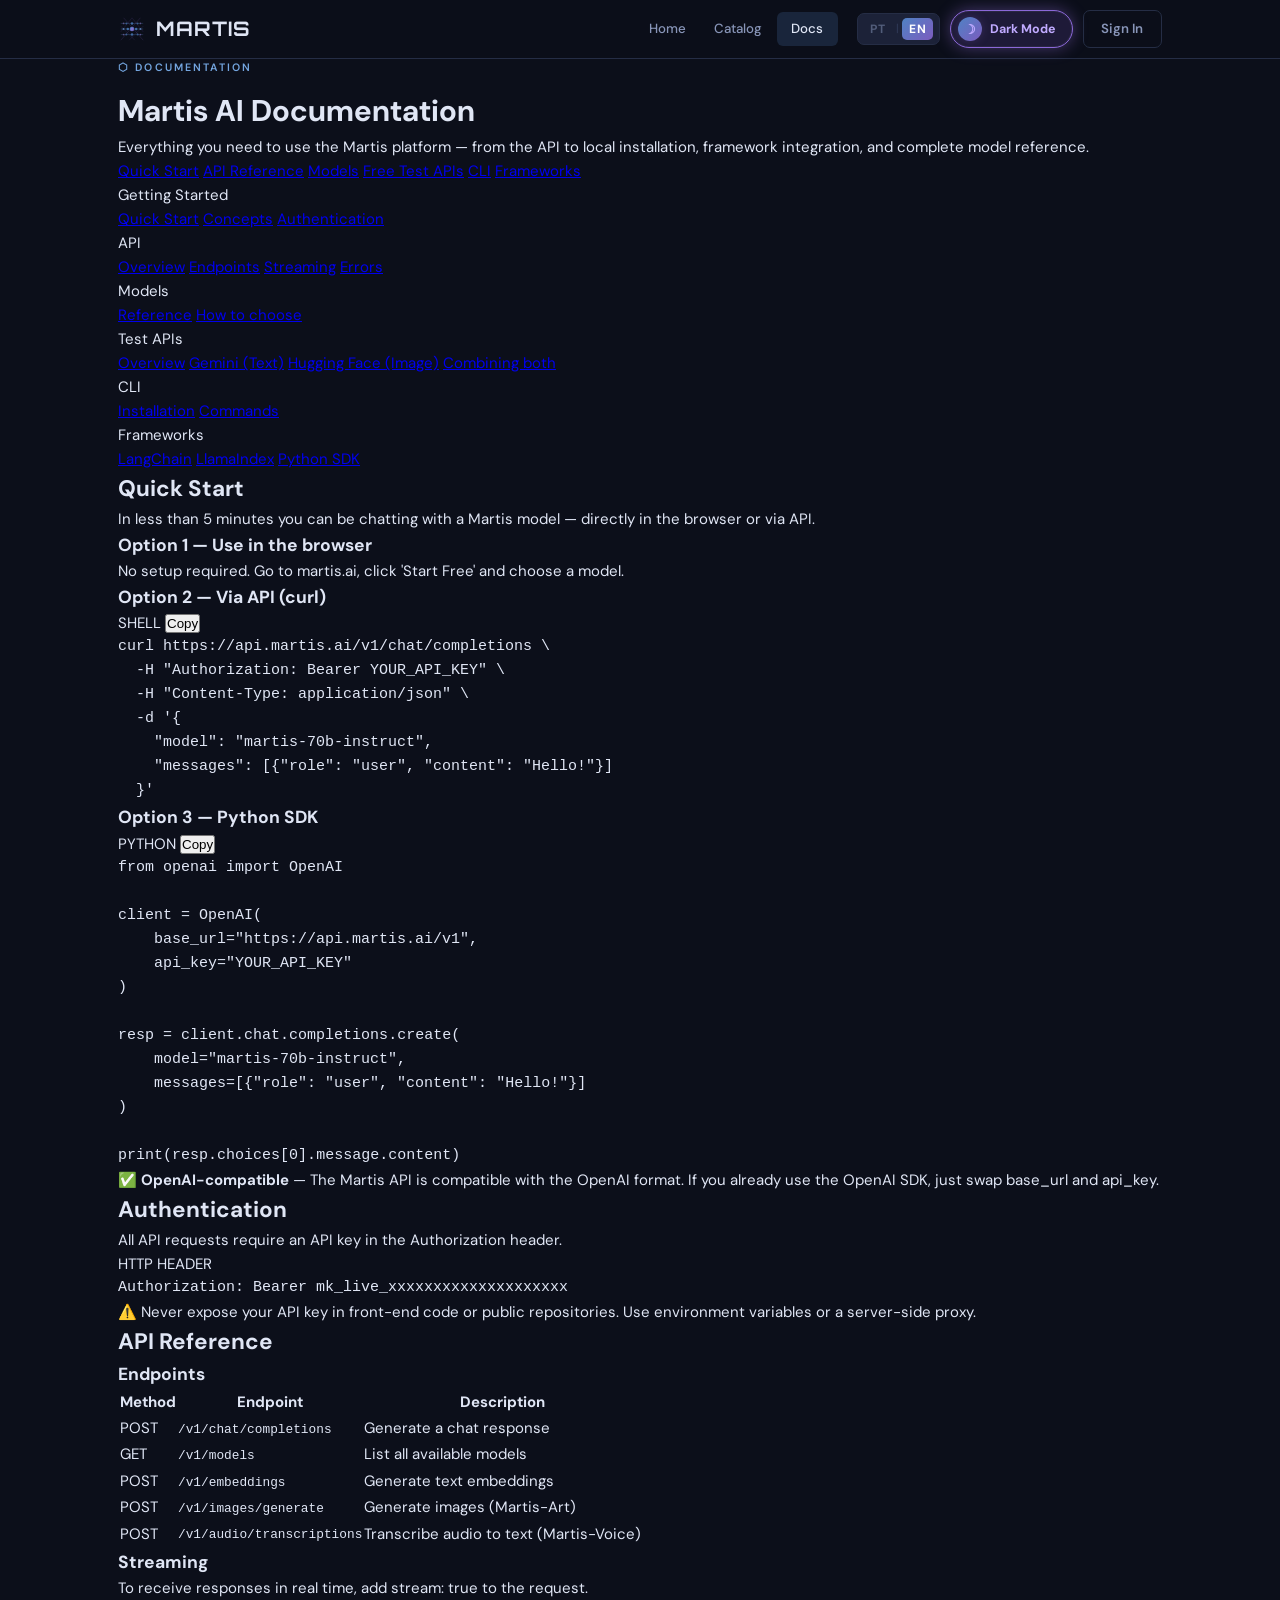
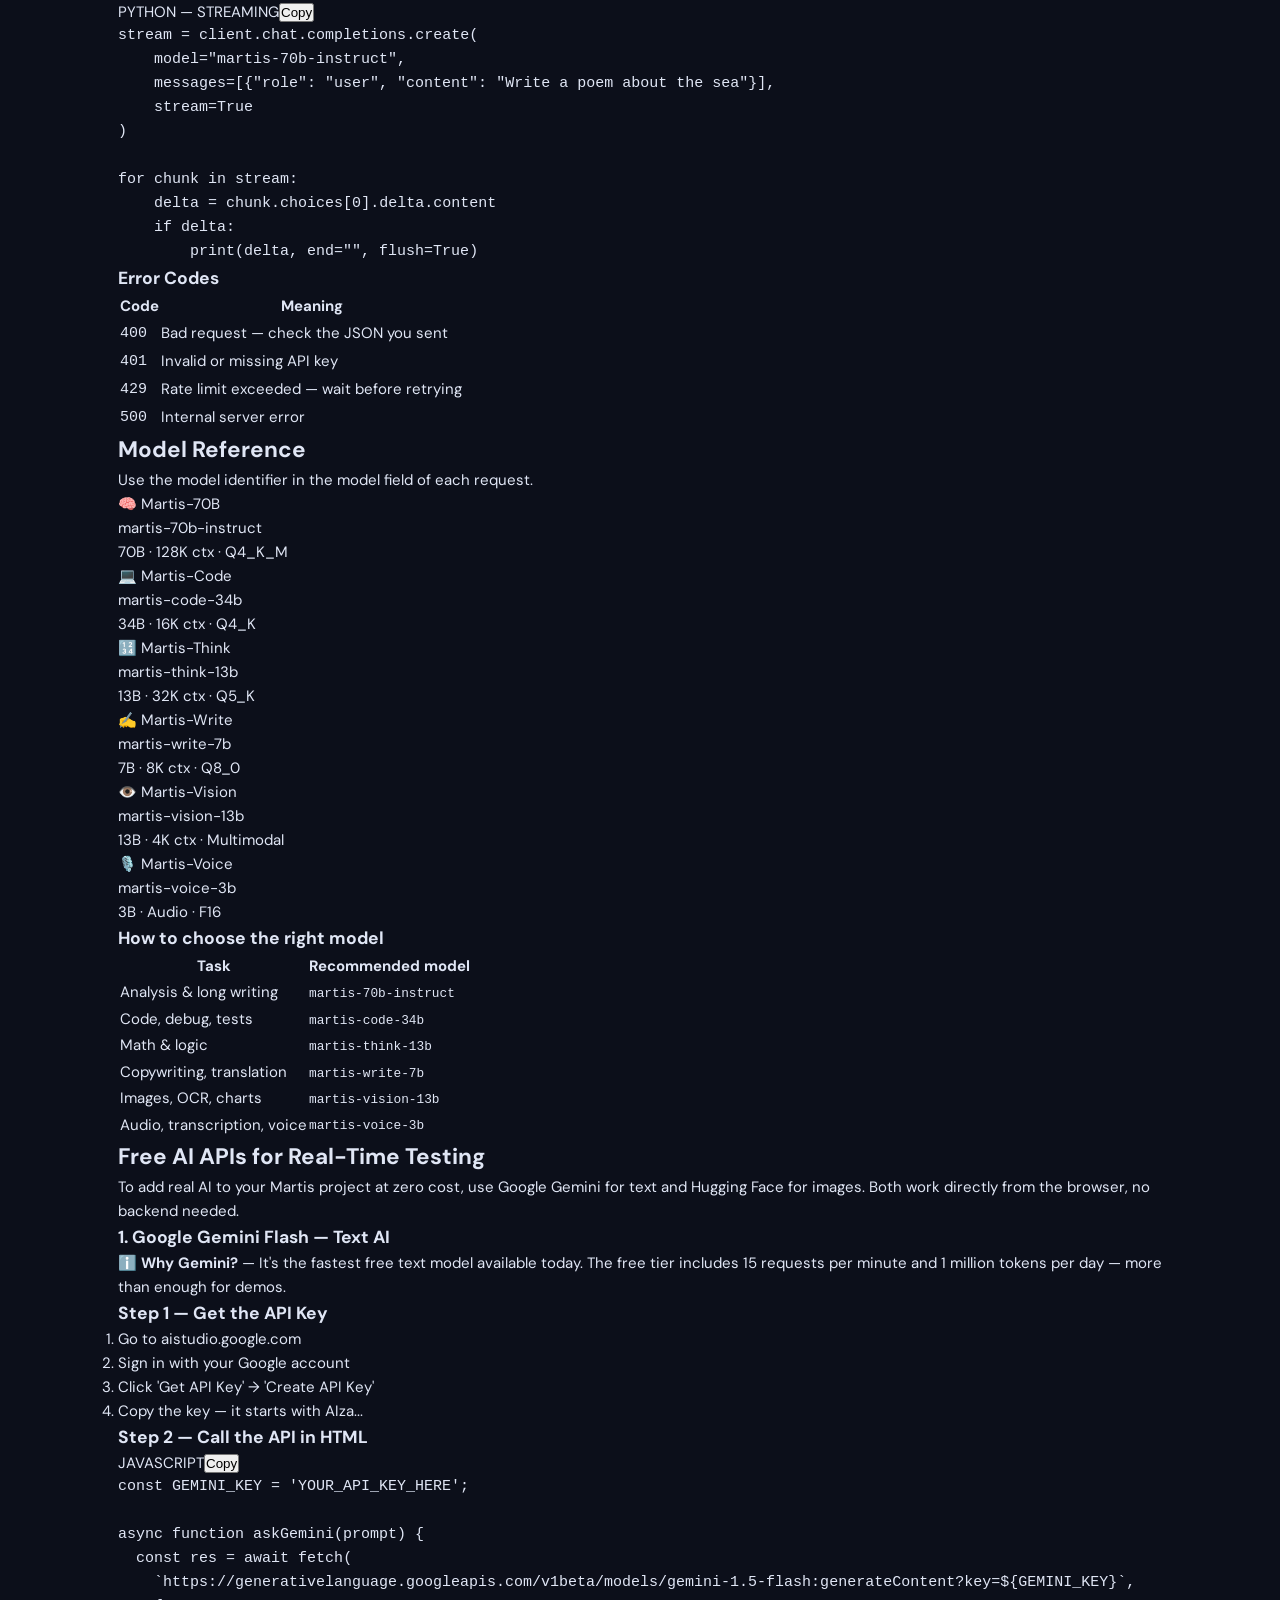
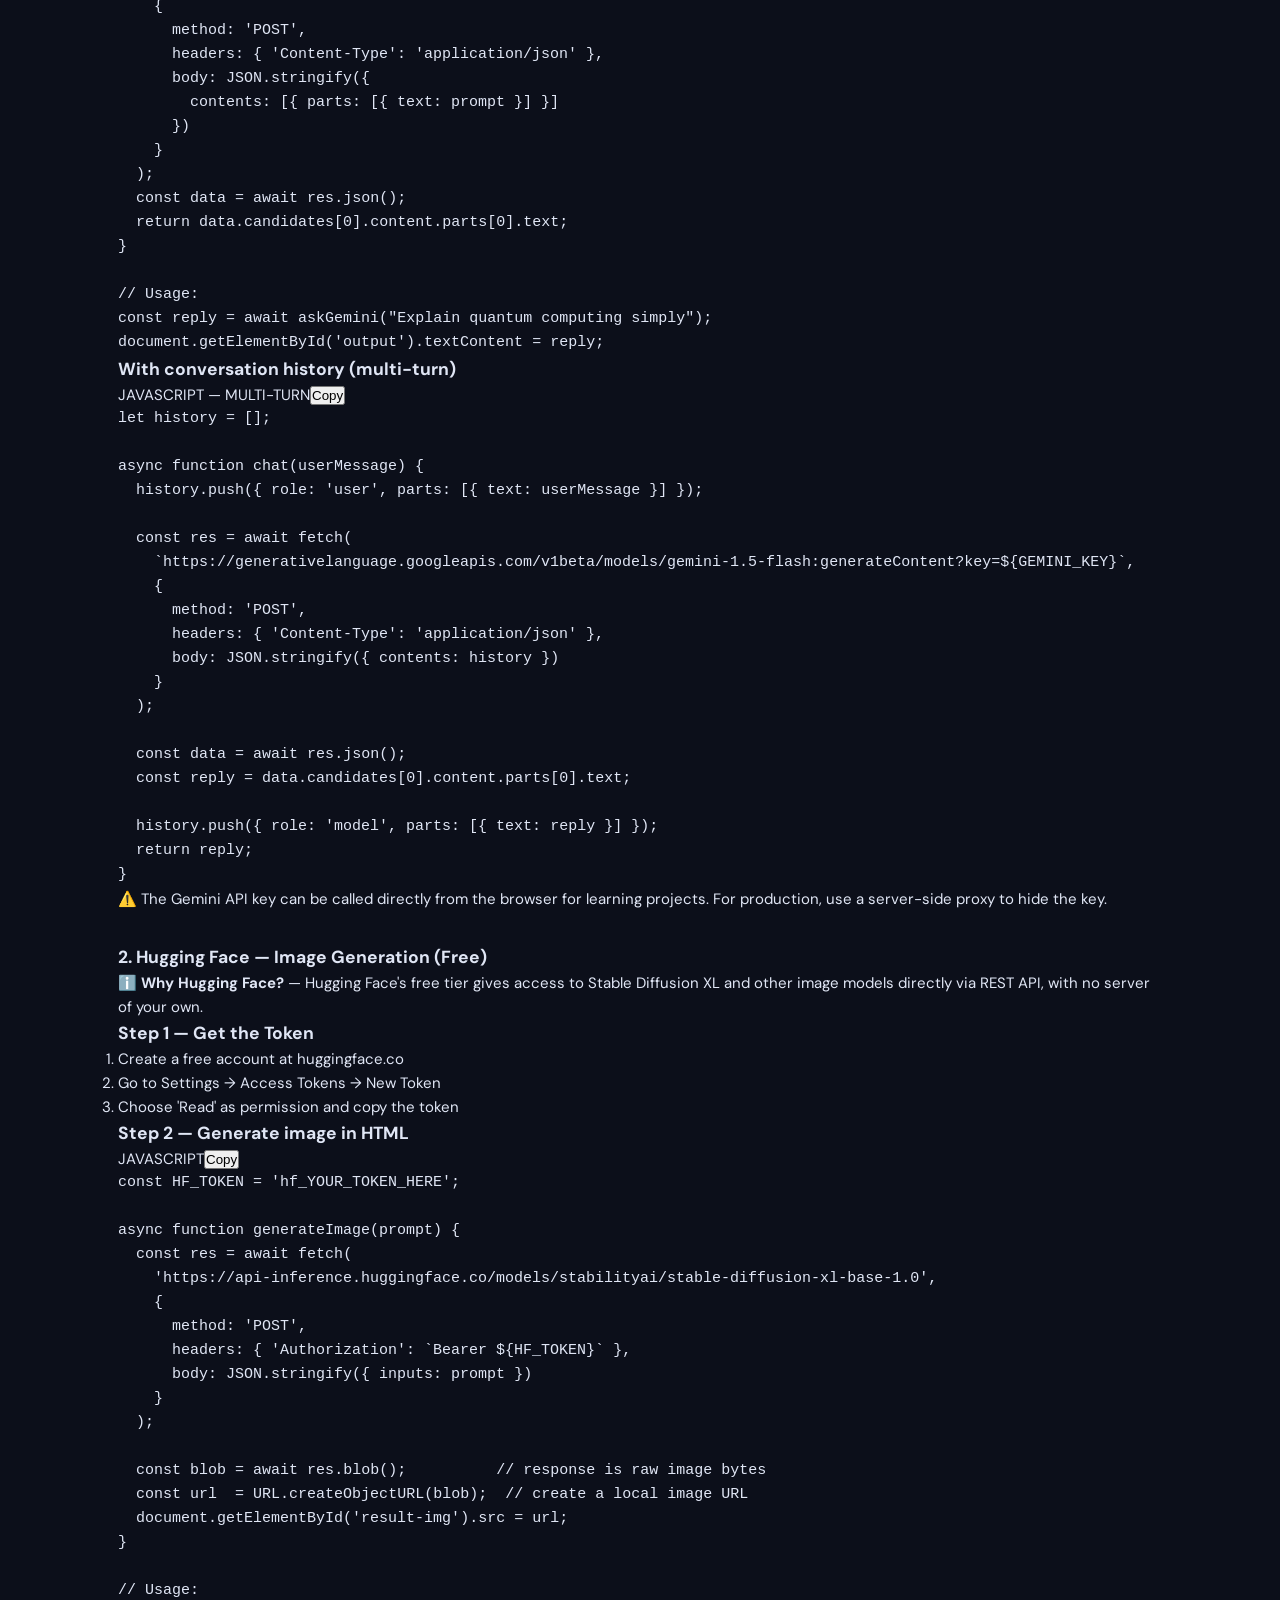
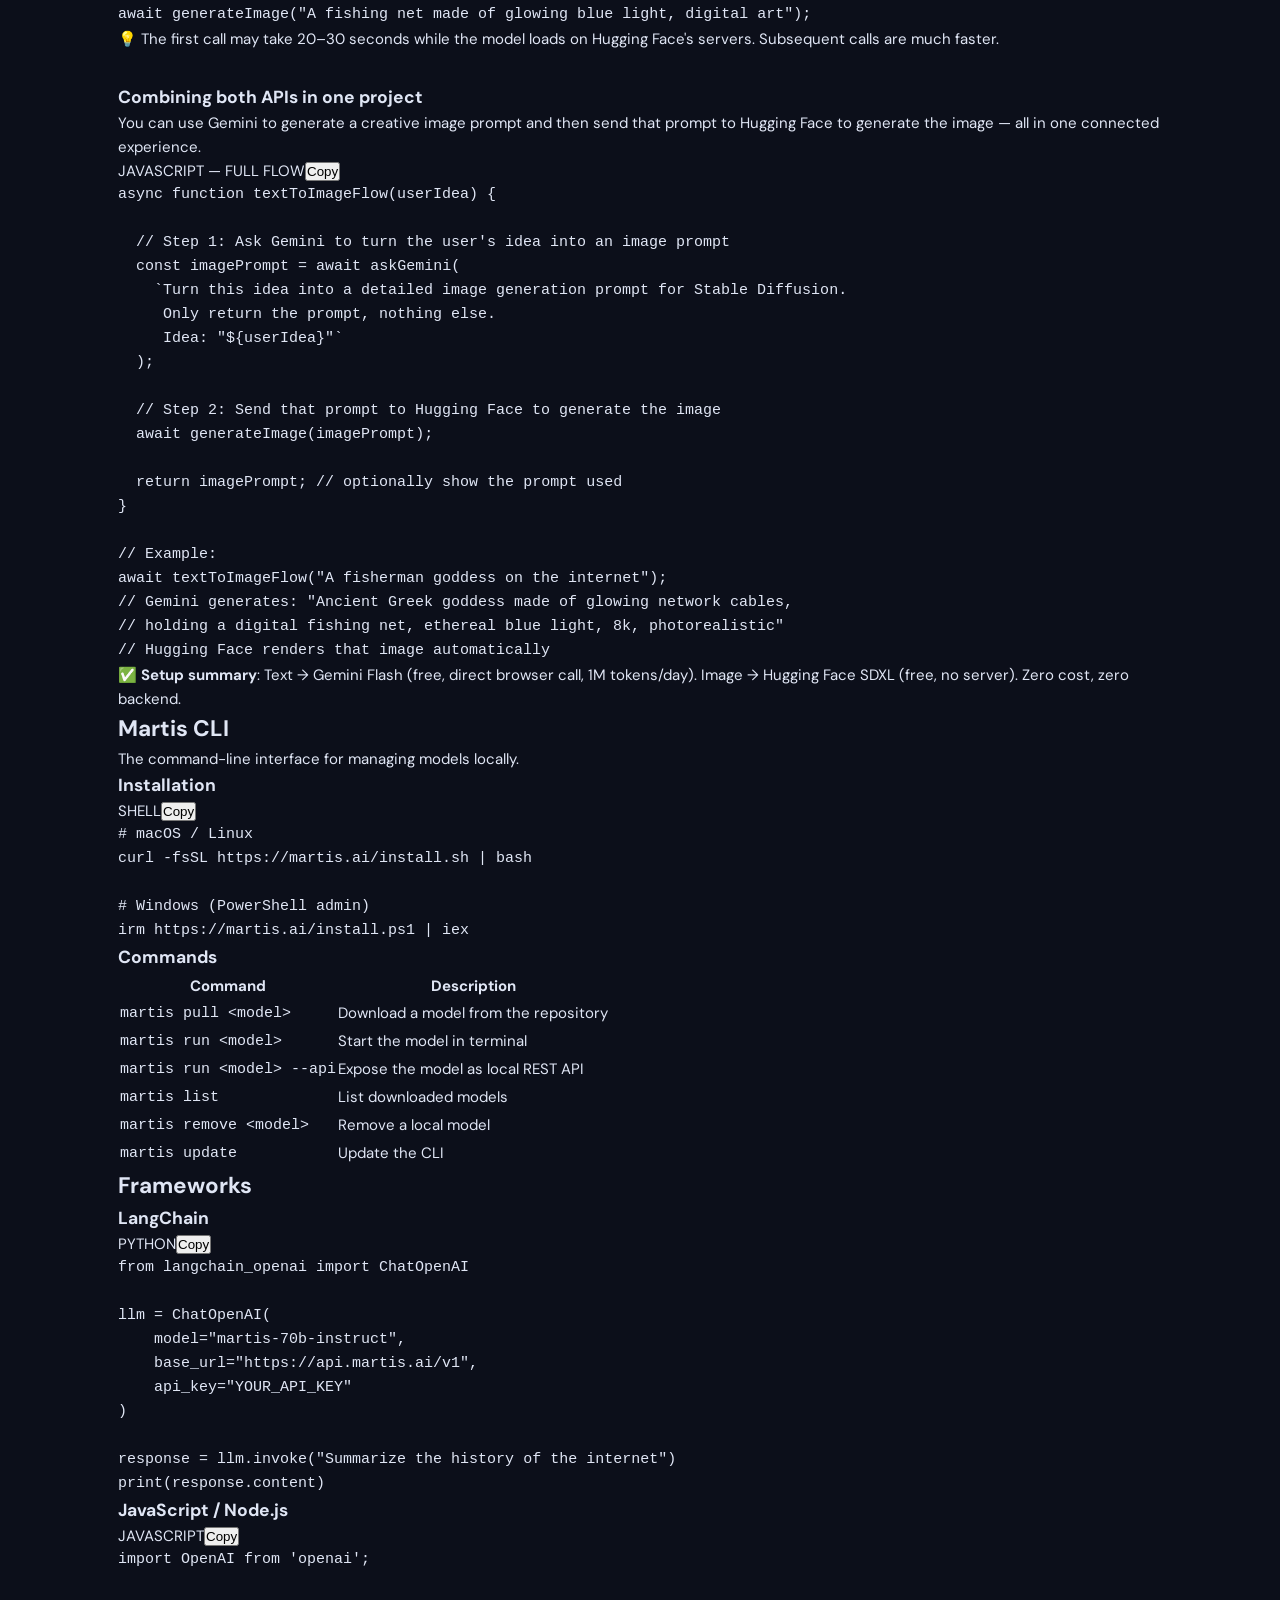
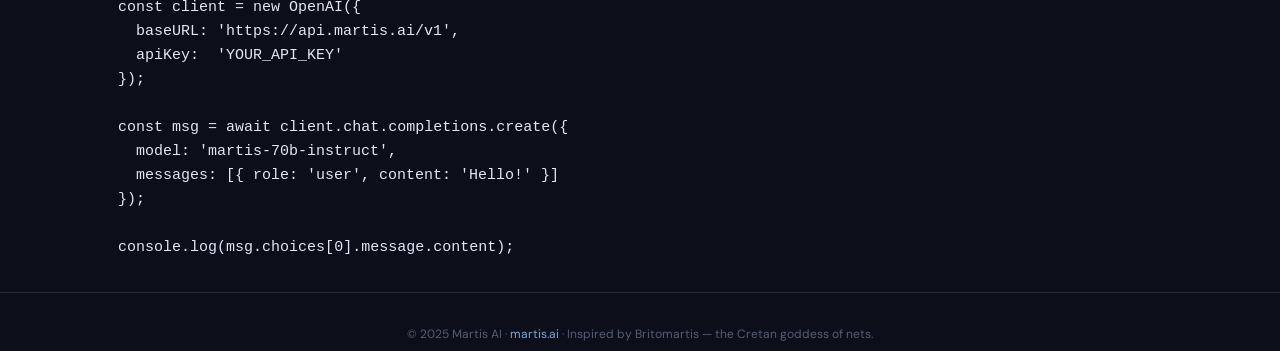
<file: pages/docs.html>
<!DOCTYPE html>
<html lang="en" data-theme="dark" data-lang="en">
<head>
  <meta charset="UTF-8"/>
  <meta name="viewport" content="width=device-width, initial-scale=1.0"/>
  <title>Docs — Martis AI</title>
  <link rel="stylesheet" href="../styles/tokens.css"/>
  <link rel="stylesheet" href="../styles/model.css"/>
</head>
<body>

<nav>
  <div class="wrap nav-inner">
    <a href="../index.html" class="logo-link">
      <svg width="28" height="28" viewBox="0 0 40 40" fill="none">
        <defs>
          <linearGradient id="net-grad" x1="0%" y1="0%" x2="100%" y2="100%">
            <stop offset="0%" stop-color="var(--accent)"/>
            <stop offset="100%" stop-color="var(--purple)"/>
          </linearGradient>
        </defs>
        <line x1="4" y1="12" x2="36" y2="12" stroke="var(--accent)"  stroke-width=".8" opacity=".45"/>
        <line x1="4" y1="20" x2="36" y2="20" stroke="var(--accent)"  stroke-width=".8" opacity=".55"/>
        <line x1="4" y1="28" x2="36" y2="28" stroke="var(--accent)"  stroke-width=".8" opacity=".45"/>
        <line x1="8"  y1="4"  x2="36" y2="36" stroke="var(--purple)" stroke-width=".7" opacity=".35"/>
        <line x1="32" y1="4"  x2="4"  y2="36" stroke="var(--purple)" stroke-width=".7" opacity=".35"/>
        <line x1="20" y1="4"  x2="36" y2="24" stroke="var(--purple)" stroke-width=".7" opacity=".28"/>
        <line x1="20" y1="4"  x2="4"  y2="24" stroke="var(--purple)" stroke-width=".7" opacity=".28"/>
        <line x1="4"  y1="16" x2="24" y2="36" stroke="var(--purple)" stroke-width=".7" opacity=".28"/>
        <line x1="36" y1="16" x2="16" y2="36" stroke="var(--purple)" stroke-width=".7" opacity=".28"/>
        <circle cx="12" cy="12" r="1.4" fill="var(--accent)"    opacity=".6"/>
        <circle cx="20" cy="12" r="1.8" fill="var(--accent)"    opacity=".75"/>
        <circle cx="28" cy="12" r="1.4" fill="var(--accent)"    opacity=".6"/>
        <circle cx="8"  cy="20" r="1.4" fill="var(--accent-lt)" opacity=".65"/>
        <circle cx="14" cy="20" r="1.8" fill="var(--accent)"    opacity=".8"/>
        <circle cx="20" cy="20" r="3.2" fill="url(#net-grad)"   opacity="1"/>
        <circle cx="26" cy="20" r="1.8" fill="var(--accent)"    opacity=".8"/>
        <circle cx="32" cy="20" r="1.4" fill="var(--accent-lt)" opacity=".65"/>
        <circle cx="12" cy="28" r="1.4" fill="var(--accent)"    opacity=".6"/>
        <circle cx="20" cy="28" r="1.8" fill="var(--accent)"    opacity=".75"/>
        <circle cx="28" cy="28" r="1.4" fill="var(--accent)"    opacity=".6"/>
        <circle cx="8"  cy="12" r="1.2" fill="var(--purple-lt)" opacity=".5"/>
        <circle cx="32" cy="12" r="1.2" fill="var(--purple-lt)" opacity=".5"/>
        <circle cx="8"  cy="28" r="1.2" fill="var(--purple-lt)" opacity=".5"/>
        <circle cx="32" cy="28" r="1.2" fill="var(--purple-lt)" opacity=".5"/>
        <circle cx="20" cy="20" r="1.5" fill="var(--purple-lt)" opacity=".7"/>
      </svg>
      <div class="logo-text">Martis</div>
    </a>

    <ul style="display:flex;gap:0;list-style:none;margin-left:auto">
      <li><a href="../index.html" style="display:block;padding:.4rem .9rem;color:var(--text2);text-decoration:none;font-size:.83rem;font-weight:500;border-radius:6px;transition:all .2s" data-pt="Início" data-en="Home">Home</a></li>
      <li><a href="../index.html#catalog" style="display:block;padding:.4rem .9rem;color:var(--text2);text-decoration:none;font-size:.83rem;font-weight:500;border-radius:6px;transition:all .2s" data-pt="Catálogo" data-en="Catalog">Catalog</a></li>
      <li><a href="docs.html" style="display:block;padding:.4rem .9rem;color:var(--text);text-decoration:none;font-size:.83rem;font-weight:500;border-radius:6px;background:var(--accent-dim)">Docs</a></li>
    </ul>

    <div style="display:flex;align-items:center;gap:.6rem">
      <div class="lang-toggle">
        <button class="lang-btn" id="btnPT" onclick="setLang('pt')">PT</button>
        <span class="lang-sep">|</span>
        <button class="lang-btn active" id="btnEN" onclick="setLang('en')">EN</button>
      </div>
      <button class="theme-toggle" onclick="toggleTheme()">
        <div class="toggle-orb" id="toggleOrb">☽</div>
        <span id="toggleLabel" data-pt="Modo Escuro" data-en="Dark Mode">Dark Mode</span>
      </button>
      <a href="login.html" class="btn btn-ghost" data-pt="Entrar" data-en="Sign In">Sign In</a>
    </div>
  </div>
</nav>

<!-- DOCS HERO -->
<div class="wrap">
  <div class="docs-hero">
    <div class="docs-hero-inner">
      <div style="font-size:.67rem;color:var(--accent-lt);letter-spacing:.2em;text-transform:uppercase;font-weight:600;margin-bottom:.7rem">⬡ Documentation</div>
      <h1 data-pt="Documentação Martis AI" data-en="Martis AI Documentation">Martis AI Documentation</h1>
      <p data-pt="Tudo que você precisa para usar a plataforma Martis — da API à instalação local, integração com frameworks e referência completa de modelos." data-en="Everything you need to use the Martis platform — from the API to local installation, framework integration, and complete model reference.">Everything you need to use the Martis platform — from the API to local installation, framework integration, and complete model reference.</p>
      <div class="docs-hero-chips">
        <a href="#quickstart" class="docs-hero-chip" data-pt="Início Rápido" data-en="Quick Start">Quick Start</a>
        <a href="#api" class="docs-hero-chip">API Reference</a>
        <a href="#models" class="docs-hero-chip" data-pt="Modelos" data-en="Models">Models</a>
        <a href="#realtime-api" class="docs-hero-chip" data-pt="APIs de Teste Gratuitas" data-en="Free Test APIs">Free Test APIs</a>
        <a href="#cli" class="docs-hero-chip">CLI</a>
        <a href="#frameworks" class="docs-hero-chip">Frameworks</a>
      </div>
    </div>
  </div>
</div>

<!-- DOCS LAYOUT -->
<div class="wrap">
  <div class="docs-layout">

    <!-- SIDEBAR -->
    <aside class="docs-sidebar">
      <div class="docs-sidebar-section">
        <div class="sidebar-heading" data-pt="Começando" data-en="Getting Started">Getting Started</div>
        <a href="#quickstart" class="sidebar-link active" data-pt="Início Rápido" data-en="Quick Start">Quick Start</a>
        <a href="#concepts" class="sidebar-link" data-pt="Conceitos" data-en="Concepts">Concepts</a>
        <a href="#auth" class="sidebar-link" data-pt="Autenticação" data-en="Authentication">Authentication</a>
      </div>
      <div class="docs-sidebar-section">
        <div class="sidebar-heading">API</div>
        <a href="#api" class="sidebar-link" data-pt="Visão Geral" data-en="Overview">Overview</a>
        <a href="#endpoints" class="sidebar-link">Endpoints</a>
        <a href="#streaming" class="sidebar-link">Streaming</a>
        <a href="#errors" class="sidebar-link" data-pt="Erros" data-en="Errors">Errors</a>
      </div>
      <div class="docs-sidebar-section">
        <div class="sidebar-heading" data-pt="Modelos" data-en="Models">Models</div>
        <a href="#models" class="sidebar-link" data-pt="Referência" data-en="Reference">Reference</a>
        <a href="#choosing" class="sidebar-link" data-pt="Como escolher" data-en="How to choose">How to choose</a>
      </div>
      <div class="docs-sidebar-section">
        <div class="sidebar-heading" data-pt="APIs de Teste" data-en="Test APIs">Test APIs</div>
        <a href="#realtime-api" class="sidebar-link" data-pt="Visão Geral" data-en="Overview">Overview</a>
        <a href="#gemini-api" class="sidebar-link">Gemini (Text)</a>
        <a href="#hf-api" class="sidebar-link">Hugging Face (Image)</a>
        <a href="#combine-apis" class="sidebar-link" data-pt="Combinando as duas" data-en="Combining both">Combining both</a>
      </div>
      <div class="docs-sidebar-section">
        <div class="sidebar-heading">CLI</div>
        <a href="#cli" class="sidebar-link" data-pt="Instalação" data-en="Installation">Installation</a>
        <a href="#cli-commands" class="sidebar-link" data-pt="Comandos" data-en="Commands">Commands</a>
      </div>
      <div class="docs-sidebar-section">
        <div class="sidebar-heading">Frameworks</div>
        <a href="#frameworks" class="sidebar-link">LangChain</a>
        <a href="#frameworks" class="sidebar-link">LlamaIndex</a>
        <a href="#frameworks" class="sidebar-link">Python SDK</a>
      </div>
    </aside>

    <!-- MAIN CONTENT -->
    <main class="docs-content">

      <!-- QUICK START -->
      <div class="doc-section" id="quickstart">
        <h2 data-pt="Início Rápido" data-en="Quick Start">Quick Start</h2>
        <p class="doc-intro" data-pt="Em menos de 5 minutos você pode estar conversando com um modelo Martis — direto no navegador ou via API." data-en="In less than 5 minutes you can be chatting with a Martis model — directly in the browser or via API.">In less than 5 minutes you can be chatting with a Martis model — directly in the browser or via API.</p>

        <h3 data-pt="Opção 1 — Usar no navegador" data-en="Option 1 — Use in the browser">Option 1 — Use in the browser</h3>
        <p data-pt="Nenhuma configuração necessária. Acesse martis.ai, clique em 'Começar Grátis' e escolha um modelo." data-en="No setup required. Go to martis.ai, click 'Start Free' and choose a model.">No setup required. Go to martis.ai, click 'Start Free' and choose a model.</p>

        <h3 data-pt="Opção 2 — Via API (curl)" data-en="Option 2 — Via API (curl)">Option 2 — Via API (curl)</h3>
        <div class="code-block">
          <div class="code-block-header">
            <span>SHELL</span>
            <button class="copy-btn" onclick="copyCode(this)">Copy</button>
          </div>
          <pre>curl https://api.martis.ai/v1/chat/completions \
  -H <span class="s">"Authorization: Bearer YOUR_API_KEY"</span> \
  -H <span class="s">"Content-Type: application/json"</span> \
  -d <span class="s">'{
    "model": "martis-70b-instruct",
    "messages": [{"role": "user", "content": "Hello!"}]
  }'</span></pre>
        </div>

        <h3 data-pt="Opção 3 — Python SDK" data-en="Option 3 — Python SDK">Option 3 — Python SDK</h3>
        <div class="code-block">
          <div class="code-block-header">
            <span>PYTHON</span>
            <button class="copy-btn" onclick="copyCode(this)">Copy</button>
          </div>
          <pre><span class="k">from</span> <span class="n">openai</span> <span class="k">import</span> <span class="n">OpenAI</span>

<span class="n">client</span> = <span class="n">OpenAI</span>(
    base_url=<span class="s">"https://api.martis.ai/v1"</span>,
    api_key=<span class="s">"YOUR_API_KEY"</span>
)

<span class="n">resp</span> = <span class="n">client</span>.<span class="n">chat</span>.<span class="n">completions</span>.<span class="n">create</span>(
    model=<span class="s">"martis-70b-instruct"</span>,
    messages=[{<span class="s">"role"</span>: <span class="s">"user"</span>, <span class="s">"content"</span>: <span class="s">"Hello!"</span>}]
)

<span class="k">print</span>(<span class="n">resp</span>.<span class="n">choices</span>[<span class="n">0</span>].<span class="n">message</span>.<span class="n">content</span>)</pre>
        </div>

        <div class="callout callout-success">
          <span class="callout-icon">✅</span>
          <span class="callout-text"><strong data-pt="Compatível com OpenAI" data-en="OpenAI-compatible">OpenAI-compatible</strong> — <span data-pt="A API Martis é compatível com o formato OpenAI. Se você já usa o SDK da OpenAI, basta trocar a base_url e api_key." data-en="The Martis API is compatible with the OpenAI format. If you already use the OpenAI SDK, just swap base_url and api_key.">The Martis API is compatible with the OpenAI format. If you already use the OpenAI SDK, just swap base_url and api_key.</span></span>
        </div>
      </div>

      <!-- AUTH -->
      <div class="doc-section" id="auth">
        <h2 data-pt="Autenticação" data-en="Authentication">Authentication</h2>
        <p data-pt="Todas as requisições à API precisam de uma chave de API no header Authorization." data-en="All API requests require an API key in the Authorization header.">All API requests require an API key in the Authorization header.</p>
        <div class="code-block">
          <div class="code-block-header"><span>HTTP HEADER</span></div>
          <pre>Authorization: Bearer <span class="s">mk_live_xxxxxxxxxxxxxxxxxxxx</span></pre>
        </div>
        <div class="callout callout-warn">
          <span class="callout-icon">⚠️</span>
          <span class="callout-text" data-pt="Nunca exponha sua API key no código do front-end ou em repositórios públicos. Use variáveis de ambiente ou um proxy de servidor." data-en="Never expose your API key in front-end code or public repositories. Use environment variables or a server-side proxy.">Never expose your API key in front-end code or public repositories. Use environment variables or a server-side proxy.</span>
        </div>
      </div>

      <!-- API REFERENCE -->
      <div class="doc-section" id="api">
        <h2>API Reference</h2>

        <h3 id="endpoints">Endpoints</h3>
        <table class="endpoint-table">
          <thead>
            <tr>
              <th data-pt="Método" data-en="Method">Method</th>
              <th>Endpoint</th>
              <th data-pt="Descrição" data-en="Description">Description</th>
            </tr>
          </thead>
          <tbody>
            <tr>
              <td><span class="method method-post">POST</span></td>
              <td><code style="font-family:monospace;font-size:.8rem">/v1/chat/completions</code></td>
              <td data-pt="Gera uma resposta de chat" data-en="Generate a chat response">Generate a chat response</td>
            </tr>
            <tr>
              <td><span class="method method-get">GET</span></td>
              <td><code style="font-family:monospace;font-size:.8rem">/v1/models</code></td>
              <td data-pt="Lista todos os modelos disponíveis" data-en="List all available models">List all available models</td>
            </tr>
            <tr>
              <td><span class="method method-post">POST</span></td>
              <td><code style="font-family:monospace;font-size:.8rem">/v1/embeddings</code></td>
              <td data-pt="Gera embeddings de texto" data-en="Generate text embeddings">Generate text embeddings</td>
            </tr>
            <tr>
              <td><span class="method method-post">POST</span></td>
              <td><code style="font-family:monospace;font-size:.8rem">/v1/images/generate</code></td>
              <td data-pt="Gera imagens (Martis-Art)" data-en="Generate images (Martis-Art)">Generate images (Martis-Art)</td>
            </tr>
            <tr>
              <td><span class="method method-post">POST</span></td>
              <td><code style="font-family:monospace;font-size:.8rem">/v1/audio/transcriptions</code></td>
              <td data-pt="Transcreve áudio para texto (Martis-Voice)" data-en="Transcribe audio to text (Martis-Voice)">Transcribe audio to text (Martis-Voice)</td>
            </tr>
          </tbody>
        </table>

        <h3 id="streaming">Streaming</h3>
        <p data-pt="Para receber respostas em tempo real, adicione stream: true à requisição." data-en="To receive responses in real time, add stream: true to the request.">To receive responses in real time, add <code style="background:var(--surface2);padding:.1rem .35rem;border-radius:4px;font-family:monospace;font-size:.8rem">stream: true</code> to the request.</p>
        <div class="code-block">
          <div class="code-block-header"><span>PYTHON — STREAMING</span><button class="copy-btn" onclick="copyCode(this)">Copy</button></div>
          <pre><span class="n">stream</span> = <span class="n">client</span>.<span class="n">chat</span>.<span class="n">completions</span>.<span class="n">create</span>(
    model=<span class="s">"martis-70b-instruct"</span>,
    messages=[{<span class="s">"role"</span>: <span class="s">"user"</span>, <span class="s">"content"</span>: <span class="s">"Write a poem about the sea"</span>}],
    stream=<span class="k">True</span>
)

<span class="k">for</span> <span class="n">chunk</span> <span class="k">in</span> <span class="n">stream</span>:
    <span class="n">delta</span> = <span class="n">chunk</span>.<span class="n">choices</span>[<span class="n">0</span>].<span class="n">delta</span>.<span class="n">content</span>
    <span class="k">if</span> <span class="n">delta</span>:
        <span class="k">print</span>(<span class="n">delta</span>, end=<span class="s">""</span>, flush=<span class="k">True</span>)</pre>
        </div>

        <h3 id="errors" data-pt="Códigos de Erro" data-en="Error Codes">Error Codes</h3>
        <table class="endpoint-table">
          <thead><tr><th data-pt="Código" data-en="Code">Code</th><th data-pt="Significado" data-en="Meaning">Meaning</th></tr></thead>
          <tbody>
            <tr><td><code style="font-family:monospace">400</code></td><td data-pt="Requisição inválida — verifique o JSON enviado" data-en="Bad request — check the JSON you sent">Bad request — check the JSON you sent</td></tr>
            <tr><td><code style="font-family:monospace">401</code></td><td data-pt="API key inválida ou ausente" data-en="Invalid or missing API key">Invalid or missing API key</td></tr>
            <tr><td><code style="font-family:monospace">429</code></td><td data-pt="Limite de requisições atingido — aguarde antes de tentar novamente" data-en="Rate limit exceeded — wait before retrying">Rate limit exceeded — wait before retrying</td></tr>
            <tr><td><code style="font-family:monospace">500</code></td><td data-pt="Erro interno do servidor" data-en="Internal server error">Internal server error</td></tr>
          </tbody>
        </table>
      </div>

      <!-- MODELS -->
      <div class="doc-section" id="models">
        <h2 data-pt="Referência de Modelos" data-en="Model Reference">Model Reference</h2>
        <p data-pt="Use o identificador do modelo no campo model de cada requisição." data-en="Use the model identifier in the model field of each request.">Use the model identifier in the <code style="background:var(--surface2);padding:.1rem .35rem;border-radius:4px;font-family:monospace;font-size:.8rem">model</code> field of each request.</p>

        <div class="model-ref-grid">
          <div class="model-ref-card">
            <div class="model-ref-name">🧠 Martis-70B</div>
            <div class="model-ref-id">martis-70b-instruct</div>
            <div class="model-ref-meta">70B · 128K ctx · Q4_K_M</div>
          </div>
          <div class="model-ref-card">
            <div class="model-ref-name">💻 Martis-Code</div>
            <div class="model-ref-id">martis-code-34b</div>
            <div class="model-ref-meta">34B · 16K ctx · Q4_K</div>
          </div>
          <div class="model-ref-card">
            <div class="model-ref-name">🔢 Martis-Think</div>
            <div class="model-ref-id">martis-think-13b</div>
            <div class="model-ref-meta">13B · 32K ctx · Q5_K</div>
          </div>
          <div class="model-ref-card">
            <div class="model-ref-name">✍️ Martis-Write</div>
            <div class="model-ref-id">martis-write-7b</div>
            <div class="model-ref-meta">7B · 8K ctx · Q8_0</div>
          </div>
          <div class="model-ref-card">
            <div class="model-ref-name">👁️ Martis-Vision</div>
            <div class="model-ref-id">martis-vision-13b</div>
            <div class="model-ref-meta">13B · 4K ctx · Multimodal</div>
          </div>
          <div class="model-ref-card">
            <div class="model-ref-name">🎙️ Martis-Voice</div>
            <div class="model-ref-id">martis-voice-3b</div>
            <div class="model-ref-meta">3B · Audio · F16</div>
          </div>
        </div>

        <h3 id="choosing" data-pt="Como escolher o modelo certo" data-en="How to choose the right model">How to choose the right model</h3>
        <table class="endpoint-table">
          <thead><tr><th data-pt="Tarefa" data-en="Task">Task</th><th data-pt="Modelo recomendado" data-en="Recommended model">Recommended model</th></tr></thead>
          <tbody>
            <tr><td data-pt="Análise e escrita longa" data-en="Analysis & long writing">Analysis & long writing</td><td><code style="font-family:monospace;font-size:.8rem">martis-70b-instruct</code></td></tr>
            <tr><td data-pt="Código, debug, testes" data-en="Code, debug, tests">Code, debug, tests</td><td><code style="font-family:monospace;font-size:.8rem">martis-code-34b</code></td></tr>
            <tr><td data-pt="Matemática e lógica" data-en="Math & logic">Math & logic</td><td><code style="font-family:monospace;font-size:.8rem">martis-think-13b</code></td></tr>
            <tr><td data-pt="Copywriting, tradução" data-en="Copywriting, translation">Copywriting, translation</td><td><code style="font-family:monospace;font-size:.8rem">martis-write-7b</code></td></tr>
            <tr><td data-pt="Imagens, OCR, gráficos" data-en="Images, OCR, charts">Images, OCR, charts</td><td><code style="font-family:monospace;font-size:.8rem">martis-vision-13b</code></td></tr>
            <tr><td data-pt="Áudio, transcrição, voz" data-en="Audio, transcription, voice">Audio, transcription, voice</td><td><code style="font-family:monospace;font-size:.8rem">martis-voice-3b</code></td></tr>
          </tbody>
        </table>
      </div>

      <!-- FREE REAL-TIME APIS -->
      <div class="doc-section" id="realtime-api">
        <h2 data-pt="APIs de IA Gratuitas para Testes em Tempo Real" data-en="Free AI APIs for Real-Time Testing">Free AI APIs for Real-Time Testing</h2>
        <p class="doc-intro" data-pt="Para adicionar IA real ao seu projeto Martis sem custo, use o Google Gemini para texto e o Hugging Face para imagens. Ambos funcionam direto do navegador, sem backend." data-en="To add real AI to your Martis project at zero cost, use Google Gemini for text and Hugging Face for images. Both work directly from the browser, no backend needed.">To add real AI to your Martis project at zero cost, use Google Gemini for text and Hugging Face for images. Both work directly from the browser, no backend needed.</p>

        <h3 id="gemini-api">1. Google Gemini Flash — Text AI</h3>

        <div class="callout callout-info">
          <span class="callout-icon">ℹ️</span>
          <span class="callout-text"><strong data-pt="Por que Gemini?" data-en="Why Gemini?">Why Gemini?</strong> — <span data-pt="É o modelo de texto gratuito mais rápido disponível hoje. O tier gratuito inclui 15 requisições por minuto e 1 milhão de tokens por dia — mais do que suficiente para demonstrações." data-en="It's the fastest free text model available today. The free tier includes 15 requests per minute and 1 million tokens per day — more than enough for demos.">It's the fastest free text model available today. The free tier includes 15 requests per minute and 1 million tokens per day — more than enough for demos.</span></span>
        </div>

        <h3 data-pt="Passo 1 — Obter a API Key" data-en="Step 1 — Get the API Key">Step 1 — Get the API Key</h3>
        <ol>
          <li data-pt="Acesse aistudio.google.com" data-en="Go to aistudio.google.com">Go to <a href="https://aistudio.google.com" target="_blank" style="color:var(--accent-lt)">aistudio.google.com</a></li>
          <li data-pt="Faça login com sua conta Google" data-en="Sign in with your Google account">Sign in with your Google account</li>
          <li data-pt="Clique em 'Get API Key' → 'Create API Key'" data-en="Click 'Get API Key' → 'Create API Key'">Click <strong>Get API Key</strong> → <strong>Create API Key</strong></li>
          <li data-pt="Copie a chave — ela começa com AIza..." data-en="Copy the key — it starts with AIza...">Copy the key — it starts with <code style="background:var(--surface2);padding:.1rem .35rem;border-radius:4px;font-family:monospace;font-size:.8rem">AIza...</code></li>
        </ol>

        <h3 data-pt="Passo 2 — Chamar a API no HTML" data-en="Step 2 — Call the API in HTML">Step 2 — Call the API in HTML</h3>
        <div class="code-block">
          <div class="code-block-header"><span>JAVASCRIPT</span><button class="copy-btn" onclick="copyCode(this)">Copy</button></div>
          <pre><span class="k">const</span> <span class="n">GEMINI_KEY</span> = <span class="s">'YOUR_API_KEY_HERE'</span>;

<span class="k">async function</span> <span class="n">askGemini</span>(<span class="n">prompt</span>) {
  <span class="k">const</span> <span class="n">res</span> = <span class="k">await</span> <span class="n">fetch</span>(
    <span class="s">`https://generativelanguage.googleapis.com/v1beta/models/gemini-1.5-flash:generateContent?key=${</span><span class="n">GEMINI_KEY</span><span class="s">}`</span>,
    {
      method: <span class="s">'POST'</span>,
      headers: { <span class="s">'Content-Type'</span>: <span class="s">'application/json'</span> },
      body: <span class="n">JSON</span>.<span class="n">stringify</span>({
        contents: [{ parts: [{ text: <span class="n">prompt</span> }] }]
      })
    }
  );
  <span class="k">const</span> <span class="n">data</span> = <span class="k">await</span> <span class="n">res</span>.<span class="n">json</span>();
  <span class="k">return</span> <span class="n">data</span>.<span class="n">candidates</span>[<span class="n">0</span>].<span class="n">content</span>.<span class="n">parts</span>[<span class="n">0</span>].<span class="n">text</span>;
}

<span class="c">// Usage:</span>
<span class="k">const</span> <span class="n">reply</span> = <span class="k">await</span> <span class="n">askGemini</span>(<span class="s">"Explain quantum computing simply"</span>);
<span class="n">document</span>.<span class="n">getElementById</span>(<span class="s">'output'</span>).<span class="n">textContent</span> = <span class="n">reply</span>;</pre>
        </div>

        <h3 data-pt="Com histórico de conversa (multi-turn)" data-en="With conversation history (multi-turn)">With conversation history (multi-turn)</h3>
        <div class="code-block">
          <div class="code-block-header"><span>JAVASCRIPT — MULTI-TURN</span><button class="copy-btn" onclick="copyCode(this)">Copy</button></div>
          <pre><span class="k">let</span> <span class="n">history</span> = [];

<span class="k">async function</span> <span class="n">chat</span>(<span class="n">userMessage</span>) {
  <span class="n">history</span>.<span class="n">push</span>({ role: <span class="s">'user'</span>, parts: [{ text: <span class="n">userMessage</span> }] });

  <span class="k">const</span> <span class="n">res</span> = <span class="k">await</span> <span class="n">fetch</span>(
    <span class="s">`https://generativelanguage.googleapis.com/v1beta/models/gemini-1.5-flash:generateContent?key=${</span><span class="n">GEMINI_KEY</span><span class="s">}`</span>,
    {
      method: <span class="s">'POST'</span>,
      headers: { <span class="s">'Content-Type'</span>: <span class="s">'application/json'</span> },
      body: <span class="n">JSON</span>.<span class="n">stringify</span>({ contents: <span class="n">history</span> })
    }
  );

  <span class="k">const</span> <span class="n">data</span> = <span class="k">await</span> <span class="n">res</span>.<span class="n">json</span>();
  <span class="k">const</span> <span class="n">reply</span> = <span class="n">data</span>.<span class="n">candidates</span>[<span class="n">0</span>].<span class="n">content</span>.<span class="n">parts</span>[<span class="n">0</span>].<span class="n">text</span>;

  <span class="n">history</span>.<span class="n">push</span>({ role: <span class="s">'model'</span>, parts: [{ text: <span class="n">reply</span> }] });
  <span class="k">return</span> <span class="n">reply</span>;
}</pre>
        </div>

        <div class="callout callout-warn">
          <span class="callout-icon">⚠️</span>
          <span class="callout-text" data-pt="A API key do Gemini pode ser chamada direto do browser para projetos de aprendizado. Para produção, use um proxy de servidor para não expor a chave." data-en="The Gemini API key can be called directly from the browser for learning projects. For production, use a server-side proxy to hide the key.">The Gemini API key can be called directly from the browser for learning projects. For production, use a server-side proxy to hide the key.</span>
        </div>

        <!-- HF IMAGE -->
        <h3 id="hf-api" style="margin-top:2rem">2. Hugging Face — Image Generation (Free)</h3>

        <div class="callout callout-info">
          <span class="callout-icon">ℹ️</span>
          <span class="callout-text"><strong data-pt="Por que Hugging Face?" data-en="Why Hugging Face?">Why Hugging Face?</strong> — <span data-pt="O tier gratuito do Hugging Face dá acesso ao Stable Diffusion XL e outros modelos de imagem direto via API REST, sem nenhum servidor seu." data-en="Hugging Face's free tier gives access to Stable Diffusion XL and other image models directly via REST API, with no server of your own.">Hugging Face's free tier gives access to Stable Diffusion XL and other image models directly via REST API, with no server of your own.</span></span>
        </div>

        <h3 data-pt="Passo 1 — Obter o Token" data-en="Step 1 — Get the Token">Step 1 — Get the Token</h3>
        <ol>
          <li data-pt="Crie uma conta gratuita em huggingface.co" data-en="Create a free account at huggingface.co">Create a free account at <a href="https://huggingface.co" target="_blank" style="color:var(--accent-lt)">huggingface.co</a></li>
          <li data-pt="Vá em Settings → Access Tokens → New Token" data-en="Go to Settings → Access Tokens → New Token">Go to <strong>Settings → Access Tokens → New Token</strong></li>
          <li data-pt="Escolha 'Read' como permissão e copie o token" data-en="Choose 'Read' as permission and copy the token">Choose <strong>Read</strong> as permission and copy the token</li>
        </ol>

        <h3 data-pt="Passo 2 — Gerar imagem no HTML" data-en="Step 2 — Generate image in HTML">Step 2 — Generate image in HTML</h3>
        <div class="code-block">
          <div class="code-block-header"><span>JAVASCRIPT</span><button class="copy-btn" onclick="copyCode(this)">Copy</button></div>
          <pre><span class="k">const</span> <span class="n">HF_TOKEN</span> = <span class="s">'hf_YOUR_TOKEN_HERE'</span>;

<span class="k">async function</span> <span class="n">generateImage</span>(<span class="n">prompt</span>) {
  <span class="k">const</span> <span class="n">res</span> = <span class="k">await</span> <span class="n">fetch</span>(
    <span class="s">'https://api-inference.huggingface.co/models/stabilityai/stable-diffusion-xl-base-1.0'</span>,
    {
      method: <span class="s">'POST'</span>,
      headers: { <span class="s">'Authorization'</span>: <span class="s">`Bearer ${</span><span class="n">HF_TOKEN</span><span class="s">}`</span> },
      body: <span class="n">JSON</span>.<span class="n">stringify</span>({ inputs: <span class="n">prompt</span> })
    }
  );

  <span class="k">const</span> <span class="n">blob</span> = <span class="k">await</span> <span class="n">res</span>.<span class="n">blob</span>();          <span class="c">// response is raw image bytes</span>
  <span class="k">const</span> <span class="n">url</span>  = <span class="n">URL</span>.<span class="n">createObjectURL</span>(<span class="n">blob</span>);  <span class="c">// create a local image URL</span>
  <span class="n">document</span>.<span class="n">getElementById</span>(<span class="s">'result-img'</span>).<span class="n">src</span> = <span class="n">url</span>;
}

<span class="c">// Usage:</span>
<span class="k">await</span> <span class="n">generateImage</span>(<span class="s">"A fishing net made of glowing blue light, digital art"</span>);</pre>
        </div>

        <div class="callout callout-tip">
          <span class="callout-icon">💡</span>
          <span class="callout-text" data-pt="A primeira chamada pode demorar 20–30 segundos enquanto o modelo carrega no servidor da Hugging Face. Chamadas seguintes são muito mais rápidas." data-en="The first call may take 20–30 seconds while the model loads on Hugging Face's servers. Subsequent calls are much faster.">The first call may take 20–30 seconds while the model loads on Hugging Face's servers. Subsequent calls are much faster.</span>
        </div>

        <!-- COMBINING -->
        <h3 id="combine-apis" style="margin-top:2rem" data-pt="Combinando as duas APIs em um projeto" data-en="Combining both APIs in one project">Combining both APIs in one project</h3>
        <p data-pt="Você pode usar Gemini para gerar um prompt criativo de imagem e então enviar esse prompt para o Hugging Face gerar a imagem — tudo em uma experiência conectada." data-en="You can use Gemini to generate a creative image prompt and then send that prompt to Hugging Face to generate the image — all in one connected experience.">You can use Gemini to generate a creative image prompt and then send that prompt to Hugging Face to generate the image — all in one connected experience.</p>

        <div class="code-block">
          <div class="code-block-header"><span>JAVASCRIPT — FULL FLOW</span><button class="copy-btn" onclick="copyCode(this)">Copy</button></div>
          <pre><span class="k">async function</span> <span class="n">textToImageFlow</span>(<span class="n">userIdea</span>) {

  <span class="c">// Step 1: Ask Gemini to turn the user's idea into an image prompt</span>
  <span class="k">const</span> <span class="n">imagePrompt</span> = <span class="k">await</span> <span class="n">askGemini</span>(
    <span class="s">`Turn this idea into a detailed image generation prompt for Stable Diffusion.
     Only return the prompt, nothing else.
     Idea: "</span><span class="n">${userIdea}</span><span class="s">"`</span>
  );

  <span class="c">// Step 2: Send that prompt to Hugging Face to generate the image</span>
  <span class="k">await</span> <span class="n">generateImage</span>(<span class="n">imagePrompt</span>);

  <span class="k">return</span> <span class="n">imagePrompt</span>; <span class="c">// optionally show the prompt used</span>
}

<span class="c">// Example:</span>
<span class="k">await</span> <span class="n">textToImageFlow</span>(<span class="s">"A fisherman goddess on the internet"</span>);
<span class="c">// Gemini generates: "Ancient Greek goddess made of glowing network cables,</span>
<span class="c">// holding a digital fishing net, ethereal blue light, 8k, photorealistic"</span>
<span class="c">// Hugging Face renders that image automatically</span></pre>
        </div>

        <div class="callout callout-success">
          <span class="callout-icon">✅</span>
          <span class="callout-text"><strong data-pt="Resumo do setup" data-en="Setup summary">Setup summary</strong>: <span data-pt="Texto → Gemini Flash (gratuito, direto no browser, 1M tokens/dia). Imagem → Hugging Face SDXL (gratuito, sem servidor). Zero custo, zero backend." data-en="Text → Gemini Flash (free, direct browser call, 1M tokens/day). Image → Hugging Face SDXL (free, no server). Zero cost, zero backend.">Text → Gemini Flash (free, direct browser call, 1M tokens/day). Image → Hugging Face SDXL (free, no server). Zero cost, zero backend.</span></span>
        </div>
      </div>

      <!-- CLI -->
      <div class="doc-section" id="cli">
        <h2>Martis CLI</h2>
        <p data-pt="A interface de linha de comando para gerenciar modelos localmente." data-en="The command-line interface for managing models locally.">The command-line interface for managing models locally.</p>

        <h3 id="cli-commands" data-pt="Instalação" data-en="Installation">Installation</h3>
        <div class="code-block">
          <div class="code-block-header"><span>SHELL</span><button class="copy-btn" onclick="copyCode(this)">Copy</button></div>
          <pre><span class="c"># macOS / Linux</span>
curl -fsSL https://martis.ai/install.sh | bash

<span class="c"># Windows (PowerShell admin)</span>
irm https://martis.ai/install.ps1 | iex</pre>
        </div>

        <h3 data-pt="Comandos" data-en="Commands">Commands</h3>
        <table class="endpoint-table">
          <thead><tr><th data-pt="Comando" data-en="Command">Command</th><th data-pt="Descrição" data-en="Description">Description</th></tr></thead>
          <tbody>
            <tr><td><code style="font-family:monospace">martis pull &lt;model&gt;</code></td><td data-pt="Baixa um modelo do repositório" data-en="Download a model from the repository">Download a model from the repository</td></tr>
            <tr><td><code style="font-family:monospace">martis run &lt;model&gt;</code></td><td data-pt="Inicia o modelo no terminal" data-en="Start the model in terminal">Start the model in terminal</td></tr>
            <tr><td><code style="font-family:monospace">martis run &lt;model&gt; --api</code></td><td data-pt="Expõe o modelo como API REST local" data-en="Expose the model as local REST API">Expose the model as local REST API</td></tr>
            <tr><td><code style="font-family:monospace">martis list</code></td><td data-pt="Lista modelos baixados" data-en="List downloaded models">List downloaded models</td></tr>
            <tr><td><code style="font-family:monospace">martis remove &lt;model&gt;</code></td><td data-pt="Remove um modelo local" data-en="Remove a local model">Remove a local model</td></tr>
            <tr><td><code style="font-family:monospace">martis update</code></td><td data-pt="Atualiza o CLI" data-en="Update the CLI">Update the CLI</td></tr>
          </tbody>
        </table>
      </div>

      <!-- FRAMEWORKS -->
      <div class="doc-section" id="frameworks">
        <h2>Frameworks</h2>

        <h3>LangChain</h3>
        <div class="code-block">
          <div class="code-block-header"><span>PYTHON</span><button class="copy-btn" onclick="copyCode(this)">Copy</button></div>
          <pre><span class="k">from</span> <span class="n">langchain_openai</span> <span class="k">import</span> <span class="n">ChatOpenAI</span>

<span class="n">llm</span> = <span class="n">ChatOpenAI</span>(
    model=<span class="s">"martis-70b-instruct"</span>,
    base_url=<span class="s">"https://api.martis.ai/v1"</span>,
    api_key=<span class="s">"YOUR_API_KEY"</span>
)

<span class="n">response</span> = <span class="n">llm</span>.<span class="n">invoke</span>(<span class="s">"Summarize the history of the internet"</span>)
<span class="k">print</span>(<span class="n">response</span>.<span class="n">content</span>)</pre>
        </div>

        <h3>JavaScript / Node.js</h3>
        <div class="code-block">
          <div class="code-block-header"><span>JAVASCRIPT</span><button class="copy-btn" onclick="copyCode(this)">Copy</button></div>
          <pre><span class="k">import</span> <span class="n">OpenAI</span> <span class="k">from</span> <span class="s">'openai'</span>;

<span class="k">const</span> <span class="n">client</span> = <span class="k">new</span> <span class="n">OpenAI</span>({
  baseURL: <span class="s">'https://api.martis.ai/v1'</span>,
  apiKey:  <span class="s">'YOUR_API_KEY'</span>
});

<span class="k">const</span> <span class="n">msg</span> = <span class="k">await</span> <span class="n">client</span>.<span class="n">chat</span>.<span class="n">completions</span>.<span class="n">create</span>({
  model: <span class="s">'martis-70b-instruct'</span>,
  messages: [{ role: <span class="s">'user'</span>, content: <span class="s">'Hello!'</span> }]
});

<span class="n">console</span>.<span class="n">log</span>(<span class="n">msg</span>.<span class="n">choices</span>[<span class="n">0</span>].<span class="n">message</span>.<span class="n">content</span>);</pre>
        </div>
      </div>

    </main>
  </div>
</div>

<footer>
  <div class="wrap">
    <p>© 2025 Martis AI · <a href="../index.html">martis.ai</a> ·
    <span data-pt="Inspirado em Britomártis — a deusa cretense das redes." data-en="Inspired by Britomartis — the Cretan goddess of nets.">Inspired by Britomartis — the Cretan goddess of nets.</span></p>
  </div>
</footer>

<script src="../scripts/shared.js"></script>
<script>
  /* ── Sidebar active link on scroll ── */
  const sections = document.querySelectorAll('.doc-section[id]');
  const links    = document.querySelectorAll('.sidebar-link');

  const observer = new IntersectionObserver(entries => {
    entries.forEach(e => {
      if (e.isIntersecting) {
        links.forEach(l => l.classList.remove('active'));
        const active = document.querySelector(`.sidebar-link[href="#${e.target.id}"]`);
        if (active) active.classList.add('active');
      }
    });
  }, { rootMargin: '-10% 0px -80% 0px' });

  sections.forEach(s => observer.observe(s));

  /* ── Copy code button ── */
  function copyCode(btn) {
    const pre = btn.closest('.code-block').querySelector('pre');
    navigator.clipboard.writeText(pre.innerText).then(() => {
      btn.textContent = 'Copied!';
      btn.classList.add('copied');
      setTimeout(() => { btn.textContent = 'Copy'; btn.classList.remove('copied'); }, 2000);
    });
  }
</script>
</body>
</html>
</file>
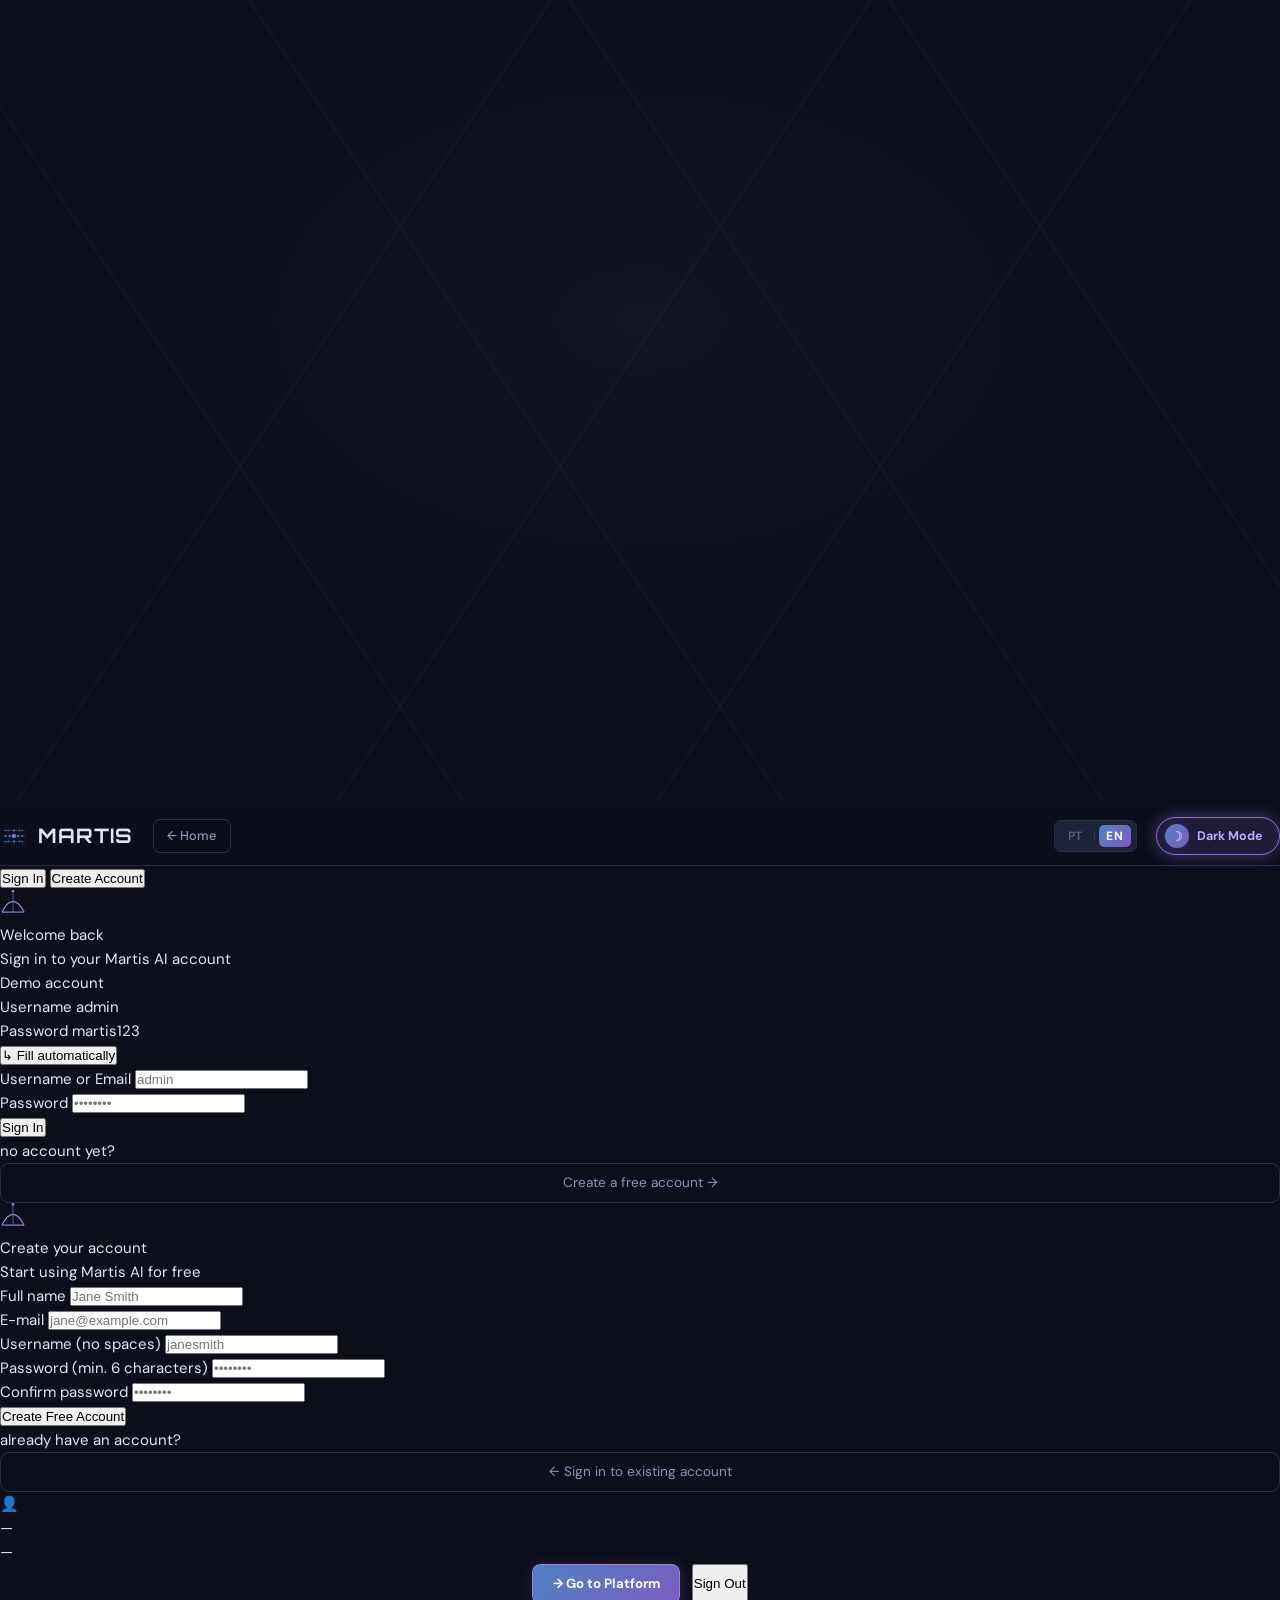
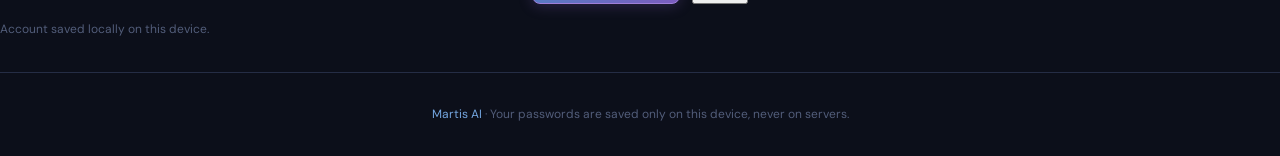
<file: pages/login.html>
<!DOCTYPE html>
<html lang="en" data-theme="dark" data-lang="en">
<head>
  <meta charset="UTF-8"/>
  <meta name="viewport" content="width=device-width, initial-scale=1.0"/>
  <title>Sign In — Martis AI</title>
  <link rel="stylesheet" href="../styles/tokens.css"/>
  <link rel="stylesheet" href="../styles/model.css"/>
</head>
<body>

<!-- Subtle net background -->
<div class="net-bg">
  <svg viewBox="0 0 1440 900" preserveAspectRatio="xMidYMid slice" xmlns="http://www.w3.org/2000/svg" width="100%" height="100%">
    <defs>
      <radialGradient id="grd" cx="50%" cy="40%" r="60%">
        <stop offset="0%" stop-color="#7c5cbf" stop-opacity=".06"/>
        <stop offset="100%" stop-color="transparent" stop-opacity="0"/>
      </radialGradient>
    </defs>
    <rect width="1440" height="900" fill="url(#grd)"/>
    <g stroke="var(--net-line)" stroke-width="1" fill="none">
      <line x1="-80" y1="0" x2="520" y2="900"/> <line x1="280" y1="0" x2="880" y2="900"/>
      <line x1="640" y1="0" x2="1240" y2="900"/> <line x1="1000" y1="0" x2="1600" y2="900"/>
      <line x1="1340" y1="0" x2="740" y2="900"/>  <line x1="980" y1="0" x2="380" y2="900"/>
      <line x1="620" y1="0" x2="20" y2="900"/>
    </g>
  </svg>
</div>

<nav>
  <div class="nav-inner">
    <a href="../index.html" class="logo-link">
      <svg width="28" height="28" viewBox="0 0 40 40" fill="none">
        <defs>
          <linearGradient id="net-grad" x1="0%" y1="0%" x2="100%" y2="100%">
            <stop offset="0%" stop-color="var(--accent)"/>
            <stop offset="100%" stop-color="var(--purple)"/>
          </linearGradient>
        </defs>
        <line x1="4" y1="12" x2="36" y2="12" stroke="var(--accent)"  stroke-width=".8" opacity=".45"/>
        <line x1="4" y1="20" x2="36" y2="20" stroke="var(--accent)"  stroke-width=".8" opacity=".55"/>
        <line x1="4" y1="28" x2="36" y2="28" stroke="var(--accent)"  stroke-width=".8" opacity=".45"/>
        <line x1="8"  y1="4"  x2="36" y2="36" stroke="var(--purple)" stroke-width=".7" opacity=".35"/>
        <line x1="32" y1="4"  x2="4"  y2="36" stroke="var(--purple)" stroke-width=".7" opacity=".35"/>
        <line x1="20" y1="4"  x2="36" y2="24" stroke="var(--purple)" stroke-width=".7" opacity=".28"/>
        <line x1="20" y1="4"  x2="4"  y2="24" stroke="var(--purple)" stroke-width=".7" opacity=".28"/>
        <line x1="4"  y1="16" x2="24" y2="36" stroke="var(--purple)" stroke-width=".7" opacity=".28"/>
        <line x1="36" y1="16" x2="16" y2="36" stroke="var(--purple)" stroke-width=".7" opacity=".28"/>
        <circle cx="12" cy="12" r="1.4" fill="var(--accent)"    opacity=".6"/>
        <circle cx="20" cy="12" r="1.8" fill="var(--accent)"    opacity=".75"/>
        <circle cx="28" cy="12" r="1.4" fill="var(--accent)"    opacity=".6"/>
        <circle cx="8"  cy="20" r="1.4" fill="var(--accent-lt)" opacity=".65"/>
        <circle cx="14" cy="20" r="1.8" fill="var(--accent)"    opacity=".8"/>
        <circle cx="20" cy="20" r="3.2" fill="url(#net-grad)"   opacity="1"/>
        <circle cx="26" cy="20" r="1.8" fill="var(--accent)"    opacity=".8"/>
        <circle cx="32" cy="20" r="1.4" fill="var(--accent-lt)" opacity=".65"/>
        <circle cx="12" cy="28" r="1.4" fill="var(--accent)"    opacity=".6"/>
        <circle cx="20" cy="28" r="1.8" fill="var(--accent)"    opacity=".75"/>
        <circle cx="28" cy="28" r="1.4" fill="var(--accent)"    opacity=".6"/>
        <circle cx="8"  cy="12" r="1.2" fill="var(--purple-lt)" opacity=".5"/>
        <circle cx="32" cy="12" r="1.2" fill="var(--purple-lt)" opacity=".5"/>
        <circle cx="8"  cy="28" r="1.2" fill="var(--purple-lt)" opacity=".5"/>
        <circle cx="32" cy="28" r="1.2" fill="var(--purple-lt)" opacity=".5"/>
        <circle cx="20" cy="20" r="1.5" fill="var(--purple-lt)" opacity=".7"/>
      </svg>
      <div class="logo-text">Martis</div>
    </a>

    <a href="../index.html" style="margin-right:auto;display:flex;align-items:center;gap:.4rem;padding:.35rem .85rem;border-radius:7px;border:1px solid var(--border);color:var(--text2);text-decoration:none;font-size:.8rem;font-weight:500;transition:all .2s" data-pt="← Início" data-en="← Home">← Home</a>

    <div class="lang-toggle">
      <button class="lang-btn" id="btnPT" onclick="setLang('pt')">PT</button>
      <span class="lang-sep">|</span>
      <button class="lang-btn active" id="btnEN" onclick="setLang('en')">EN</button>
    </div>

    <button class="theme-toggle" onclick="toggleTheme()">
      <div class="toggle-orb" id="toggleOrb">☽</div>
      <span id="toggleLabel" data-pt="Modo Escuro" data-en="Dark Mode">Dark Mode</span>
    </button>
  </div>
</nav>

<div class="auth-wrap">
  <div class="auth-card" id="authCard">

    <!-- ── TABS ── -->
    <div class="auth-tabs">
      <button class="auth-tab active" id="tabSignIn" onclick="switchTab('signin')" data-pt="Entrar" data-en="Sign In">Sign In</button>
      <button class="auth-tab" id="tabRegister" onclick="switchTab('register')" data-pt="Criar Conta" data-en="Create Account">Create Account</button>
    </div>

    <!-- ── SIGN IN PANEL ── -->
    <div class="auth-panel active" id="panelSignin">
      <div class="auth-logo">
        <div class="auth-logo-icon">
          <svg width="26" height="26" viewBox="0 0 40 40" fill="none">
            <path d="M3 34 Q20 1 37 34" stroke="var(--purple-lt)" stroke-width="1.8" fill="none"/>
            <line x1="3" y1="34" x2="37" y2="34" stroke="var(--purple-lt)" stroke-width="1.8"/>
            <line x1="20" y1="2" x2="20" y2="34" stroke="var(--accent-lt)" stroke-width="1.2" opacity=".7"/>
            <circle cx="20" cy="2" r="2" fill="var(--purple-lt)"/>
          </svg>
        </div>
        <div class="auth-title" data-pt="Bem-vindo de volta" data-en="Welcome back">Welcome back</div>
        <div class="auth-subtitle" data-pt="Entre na sua conta Martis AI" data-en="Sign in to your Martis AI account">Sign in to your Martis AI account</div>
      </div>

      <!-- Demo credentials hint -->
      <div class="demo-creds">
        <div class="demo-creds-title" data-pt="Conta de demonstração" data-en="Demo account">Demo account</div>
        <div class="demo-cred-row">
          <span data-pt="Usuário" data-en="Username">Username</span>
          <span>admin</span>
        </div>
        <div class="demo-cred-row">
          <span data-pt="Senha" data-en="Password">Password</span>
          <span>martis123</span>
        </div>
        <button class="fill-demo-btn" onclick="fillDemo()" data-pt="↳ Preencher automaticamente" data-en="↳ Fill automatically">↳ Fill automatically</button>
      </div>

      <div class="auth-msg" id="signinMsg"></div>

      <div class="form-group">
        <label class="form-label" for="signinUser" data-pt="Usuário ou E-mail" data-en="Username or Email">Username or Email</label>
        <input class="form-input" type="text" id="signinUser" placeholder="admin" autocomplete="username"/>
      </div>

      <div class="form-group">
        <label class="form-label" for="signinPass" data-pt="Senha" data-en="Password">Password</label>
        <input class="form-input" type="password" id="signinPass" placeholder="••••••••" autocomplete="current-password"/>
      </div>

      <button class="auth-submit" onclick="signIn()" data-pt="Entrar" data-en="Sign In">Sign In</button>

      <div class="auth-divider" data-pt="não tem conta?" data-en="no account yet?">no account yet?</div>

      <button onclick="switchTab('register')" style="width:100%;padding:.65rem;background:none;border:1px solid var(--border);border-radius:9px;color:var(--text2);font-family:'DM Sans',sans-serif;font-size:.85rem;cursor:pointer;transition:all .2s" data-pt="Criar uma conta grátis →" data-en="Create a free account →">Create a free account →</button>
    </div>

    <!-- ── REGISTER PANEL ── -->
    <div class="auth-panel" id="panelRegister">
      <div class="auth-logo">
        <div class="auth-logo-icon">
          <svg width="26" height="26" viewBox="0 0 40 40" fill="none">
            <path d="M3 34 Q20 1 37 34" stroke="var(--purple-lt)" stroke-width="1.8" fill="none"/>
            <line x1="3" y1="34" x2="37" y2="34" stroke="var(--purple-lt)" stroke-width="1.8"/>
            <line x1="20" y1="2" x2="20" y2="34" stroke="var(--accent-lt)" stroke-width="1.2" opacity=".7"/>
            <circle cx="20" cy="2" r="2" fill="var(--purple-lt)"/>
          </svg>
        </div>
        <div class="auth-title" data-pt="Criar sua conta" data-en="Create your account">Create your account</div>
        <div class="auth-subtitle" data-pt="Comece a usar o Martis AI gratuitamente" data-en="Start using Martis AI for free">Start using Martis AI for free</div>
      </div>

      <div class="auth-msg" id="registerMsg"></div>

      <div class="form-group">
        <label class="form-label" for="regName" data-pt="Nome completo" data-en="Full name">Full name</label>
        <input class="form-input" type="text" id="regName" placeholder="Jane Smith" autocomplete="name"/>
      </div>

      <div class="form-group">
        <label class="form-label" for="regEmail">E-mail</label>
        <input class="form-input" type="email" id="regEmail" placeholder="jane@example.com" autocomplete="email"/>
      </div>

      <div class="form-group">
        <label class="form-label" for="regUser" data-pt="Usuário (sem espaços)" data-en="Username (no spaces)">Username (no spaces)</label>
        <input class="form-input" type="text" id="regUser" placeholder="janesmith" autocomplete="username"/>
      </div>

      <div class="form-group">
        <label class="form-label" for="regPass" data-pt="Senha (mín. 6 caracteres)" data-en="Password (min. 6 characters)">Password (min. 6 characters)</label>
        <input class="form-input" type="password" id="regPass" placeholder="••••••••" oninput="checkStrength(this.value)" autocomplete="new-password"/>
        <div class="pw-strength"><div class="pw-strength-fill" id="pwFill"></div></div>
        <div class="pw-hint" id="pwHint"></div>
      </div>

      <div class="form-group">
        <label class="form-label" for="regPass2" data-pt="Confirmar senha" data-en="Confirm password">Confirm password</label>
        <input class="form-input" type="password" id="regPass2" placeholder="••••••••" autocomplete="new-password"/>
      </div>

      <button class="auth-submit" onclick="register()" data-pt="Criar Conta Grátis" data-en="Create Free Account">Create Free Account</button>

      <div class="auth-divider" data-pt="já tem conta?" data-en="already have an account?">already have an account?</div>

      <button onclick="switchTab('signin')" style="width:100%;padding:.65rem;background:none;border:1px solid var(--border);border-radius:9px;color:var(--text2);font-family:'DM Sans',sans-serif;font-size:.85rem;cursor:pointer;transition:all .2s" data-pt="← Entrar na conta existente" data-en="← Sign in to existing account">← Sign in to existing account</button>
    </div>

    <!-- ── LOGGED IN PANEL ── -->
    <div class="auth-logged-in" id="panelLoggedIn">
      <div class="logged-in-avatar" id="loggedInAvatar">👤</div>
      <div class="logged-in-name" id="loggedInName">—</div>
      <div class="logged-in-email" id="loggedInEmail">—</div>
      <div style="display:flex;gap:.75rem;justify-content:center;flex-wrap:wrap;margin-bottom:1rem">
        <a href="../index.html" class="btn btn-primary" style="display:inline-flex;align-items:center;gap:.4rem;padding:.55rem 1.2rem;border-radius:8px;font-size:.83rem;font-weight:700;background:var(--grad);color:#fff;text-decoration:none" data-pt="→ Ir para a Plataforma" data-en="→ Go to Platform">→ Go to Platform</a>
        <button class="logout-btn" onclick="logout()" data-pt="Sair" data-en="Sign Out">Sign Out</button>
      </div>
      <p style="font-size:.75rem;color:var(--text3)" data-pt="Conta salva localmente neste dispositivo." data-en="Account saved locally on this device.">Account saved locally on this device.</p>
    </div>

  </div>
</div>

<footer>
  <a href="../index.html">Martis AI</a> ·
  <span data-pt="Suas senhas ficam salvas apenas neste dispositivo, nunca em servidores." data-en="Your passwords are saved only on this device, never on servers.">Your passwords are saved only on this device, never on servers.</span>
</footer>

<script src="../scripts/shared.js"></script>
<script>
/* ══════════════════════════════════════════════
   AUTH SYSTEM — localStorage-based
   Users stored in: localStorage['martis_users']
   Session stored in: localStorage['martis_session']
══════════════════════════════════════════════ */

const USERS_KEY   = 'martis_users';
const SESSION_KEY = 'martis_session';

/* ── Pre-established demo accounts ── */
const DEFAULT_USERS = [
  { username: 'admin',     email: 'admin@martis.ai',   name: 'Admin Martis',  password: 'martis123' },
  { username: 'demo',      email: 'demo@martis.ai',    name: 'Demo User',     password: 'demo1234'  },
];

/* ── Init: seed default users if first run ── */
function getUsers() {
  const raw = localStorage.getItem(USERS_KEY);
  if (!raw) {
    localStorage.setItem(USERS_KEY, JSON.stringify(DEFAULT_USERS));
    return DEFAULT_USERS;
  }
  return JSON.parse(raw);
}

function saveUsers(users) {
  localStorage.setItem(USERS_KEY, JSON.stringify(users));
}

/* ── Check active session on load ── */
document.addEventListener('DOMContentLoaded', () => {
  const session = localStorage.getItem(SESSION_KEY);
  if (session) {
    const user = JSON.parse(session);
    showLoggedIn(user);
  }

  // Check if we came in from ?tab=register
  if (location.hash === '#register') switchTab('register');
});

/* ── Tab switching ── */
function switchTab(tab) {
  document.getElementById('panelSignin').classList.toggle('active', tab === 'signin');
  document.getElementById('panelRegister').classList.toggle('active', tab === 'register');
  document.getElementById('tabSignIn').classList.toggle('active', tab === 'signin');
  document.getElementById('tabRegister').classList.toggle('active', tab === 'register');
  document.getElementById('signinMsg').className = 'auth-msg';
  document.getElementById('registerMsg').className = 'auth-msg';
}

/* ── Fill demo credentials ── */
function fillDemo() {
  document.getElementById('signinUser').value = 'admin';
  document.getElementById('signinPass').value = 'martis123';
  document.getElementById('signinUser').classList.remove('error');
  document.getElementById('signinPass').classList.remove('error');
}

/* ── Show message in a panel ── */
function showMsg(elId, text, type) {
  const el = document.getElementById(elId);
  el.textContent = text;
  el.className = 'auth-msg ' + type;
}

/* ── SIGN IN ── */
function signIn() {
  const userInput = document.getElementById('signinUser').value.trim();
  const passInput = document.getElementById('signinPass').value;
  const users = getUsers();
  const lang  = localStorage.getItem('martis_lang') || 'en';

  document.getElementById('signinUser').classList.remove('error');
  document.getElementById('signinPass').classList.remove('error');

  if (!userInput || !passInput) {
    showMsg('signinMsg', lang === 'pt' ? 'Preencha todos os campos.' : 'Please fill in all fields.', 'error');
    return;
  }

  const user = users.find(u =>
    (u.username === userInput || u.email === userInput) && u.password === passInput
  );

  if (!user) {
    document.getElementById('signinUser').classList.add('error');
    document.getElementById('signinPass').classList.add('error');
    showMsg('signinMsg', lang === 'pt' ? 'Usuário ou senha incorretos.' : 'Incorrect username or password.', 'error');
    return;
  }

  localStorage.setItem(SESSION_KEY, JSON.stringify(user));
  showMsg('signinMsg', lang === 'pt' ? `✓ Bem-vindo, ${user.name}!` : `✓ Welcome, ${user.name}!`, 'success');

  setTimeout(() => showLoggedIn(user), 800);
}

/* ── REGISTER ── */
function register() {
  const name  = document.getElementById('regName').value.trim();
  const email = document.getElementById('regEmail').value.trim();
  const uname = document.getElementById('regUser').value.trim().toLowerCase();
  const pass  = document.getElementById('regPass').value;
  const pass2 = document.getElementById('regPass2').value;
  const lang  = localStorage.getItem('martis_lang') || 'en';

  // Clear errors
  ['regName','regEmail','regUser','regPass','regPass2'].forEach(id => {
    document.getElementById(id).classList.remove('error');
  });

  // Validation
  if (!name || !email || !uname || !pass || !pass2) {
    showMsg('registerMsg', lang === 'pt' ? 'Preencha todos os campos.' : 'Please fill in all fields.', 'error');
    return;
  }

  if (!/^[^\s@]+@[^\s@]+\.[^\s@]+$/.test(email)) {
    document.getElementById('regEmail').classList.add('error');
    showMsg('registerMsg', lang === 'pt' ? 'E-mail inválido.' : 'Invalid email address.', 'error');
    return;
  }

  if (/\s/.test(uname)) {
    document.getElementById('regUser').classList.add('error');
    showMsg('registerMsg', lang === 'pt' ? 'Usuário não pode ter espaços.' : 'Username cannot contain spaces.', 'error');
    return;
  }

  if (pass.length < 6) {
    document.getElementById('regPass').classList.add('error');
    showMsg('registerMsg', lang === 'pt' ? 'Senha precisa ter no mínimo 6 caracteres.' : 'Password must be at least 6 characters.', 'error');
    return;
  }

  if (pass !== pass2) {
    document.getElementById('regPass2').classList.add('error');
    showMsg('registerMsg', lang === 'pt' ? 'As senhas não coincidem.' : 'Passwords do not match.', 'error');
    return;
  }

  const users = getUsers();

  if (users.find(u => u.username === uname)) {
    document.getElementById('regUser').classList.add('error');
    showMsg('registerMsg', lang === 'pt' ? 'Esse nome de usuário já está em uso.' : 'That username is already taken.', 'error');
    return;
  }

  if (users.find(u => u.email === email)) {
    document.getElementById('regEmail').classList.add('error');
    showMsg('registerMsg', lang === 'pt' ? 'Esse e-mail já está cadastrado.' : 'That email is already registered.', 'error');
    return;
  }

  // Save new user
  const newUser = { username: uname, email, name, password: pass };
  users.push(newUser);
  saveUsers(users);

  localStorage.setItem(SESSION_KEY, JSON.stringify(newUser));
  showMsg('registerMsg', lang === 'pt' ? `✓ Conta criada com sucesso!` : `✓ Account created successfully!`, 'success');

  setTimeout(() => showLoggedIn(newUser), 800);
}

/* ── SHOW LOGGED-IN STATE ── */
function showLoggedIn(user) {
  document.getElementById('panelSignin').style.display   = 'none';
  document.getElementById('panelRegister').style.display = 'none';
  document.querySelectorAll('.auth-tab').forEach(t => t.style.display = 'none');
  document.getElementById('panelLoggedIn').style.display = 'block';

  const initials = user.name.split(' ').map(w => w[0]).join('').slice(0,2).toUpperCase();
  document.getElementById('loggedInAvatar').textContent = initials;
  document.getElementById('loggedInName').textContent   = user.name;
  document.getElementById('loggedInEmail').textContent  = user.email;
}

/* ── LOGOUT ── */
function logout() {
  localStorage.removeItem(SESSION_KEY);
  document.getElementById('panelLoggedIn').style.display = 'none';
  document.querySelectorAll('.auth-tab').forEach(t => t.style.display = '');
  document.getElementById('panelSignin').style.display = '';
  document.getElementById('panelRegister').style.display = '';
  switchTab('signin');
}

/* ── PASSWORD STRENGTH ── */
function checkStrength(pw) {
  const fill = document.getElementById('pwFill');
  const hint = document.getElementById('pwHint');
  const lang = localStorage.getItem('martis_lang') || 'en';

  let score = 0;
  if (pw.length >= 6)  score++;
  if (pw.length >= 10) score++;
  if (/[A-Z]/.test(pw)) score++;
  if (/[0-9]/.test(pw)) score++;
  if (/[^A-Za-z0-9]/.test(pw)) score++;

  const pct    = ['0%','20%','40%','60%','80%','100%'][score];
  const colors = ['#b05f88','#c49d4a','#c49d4a','#4f82c4','#3ab89a','#3ab89a'];
  const labelsEn = ['','Weak','Weak','Fair','Strong','Very strong'];
  const labelsPt = ['','Fraca','Fraca','Regular','Forte','Muito forte'];

  fill.style.width      = pct;
  fill.style.background = colors[score] || colors[0];
  hint.textContent      = lang === 'pt' ? labelsPt[score] : labelsEn[score];
  hint.style.color      = colors[score] || 'var(--text3)';
}
</script>
</body>
</html>
</file>
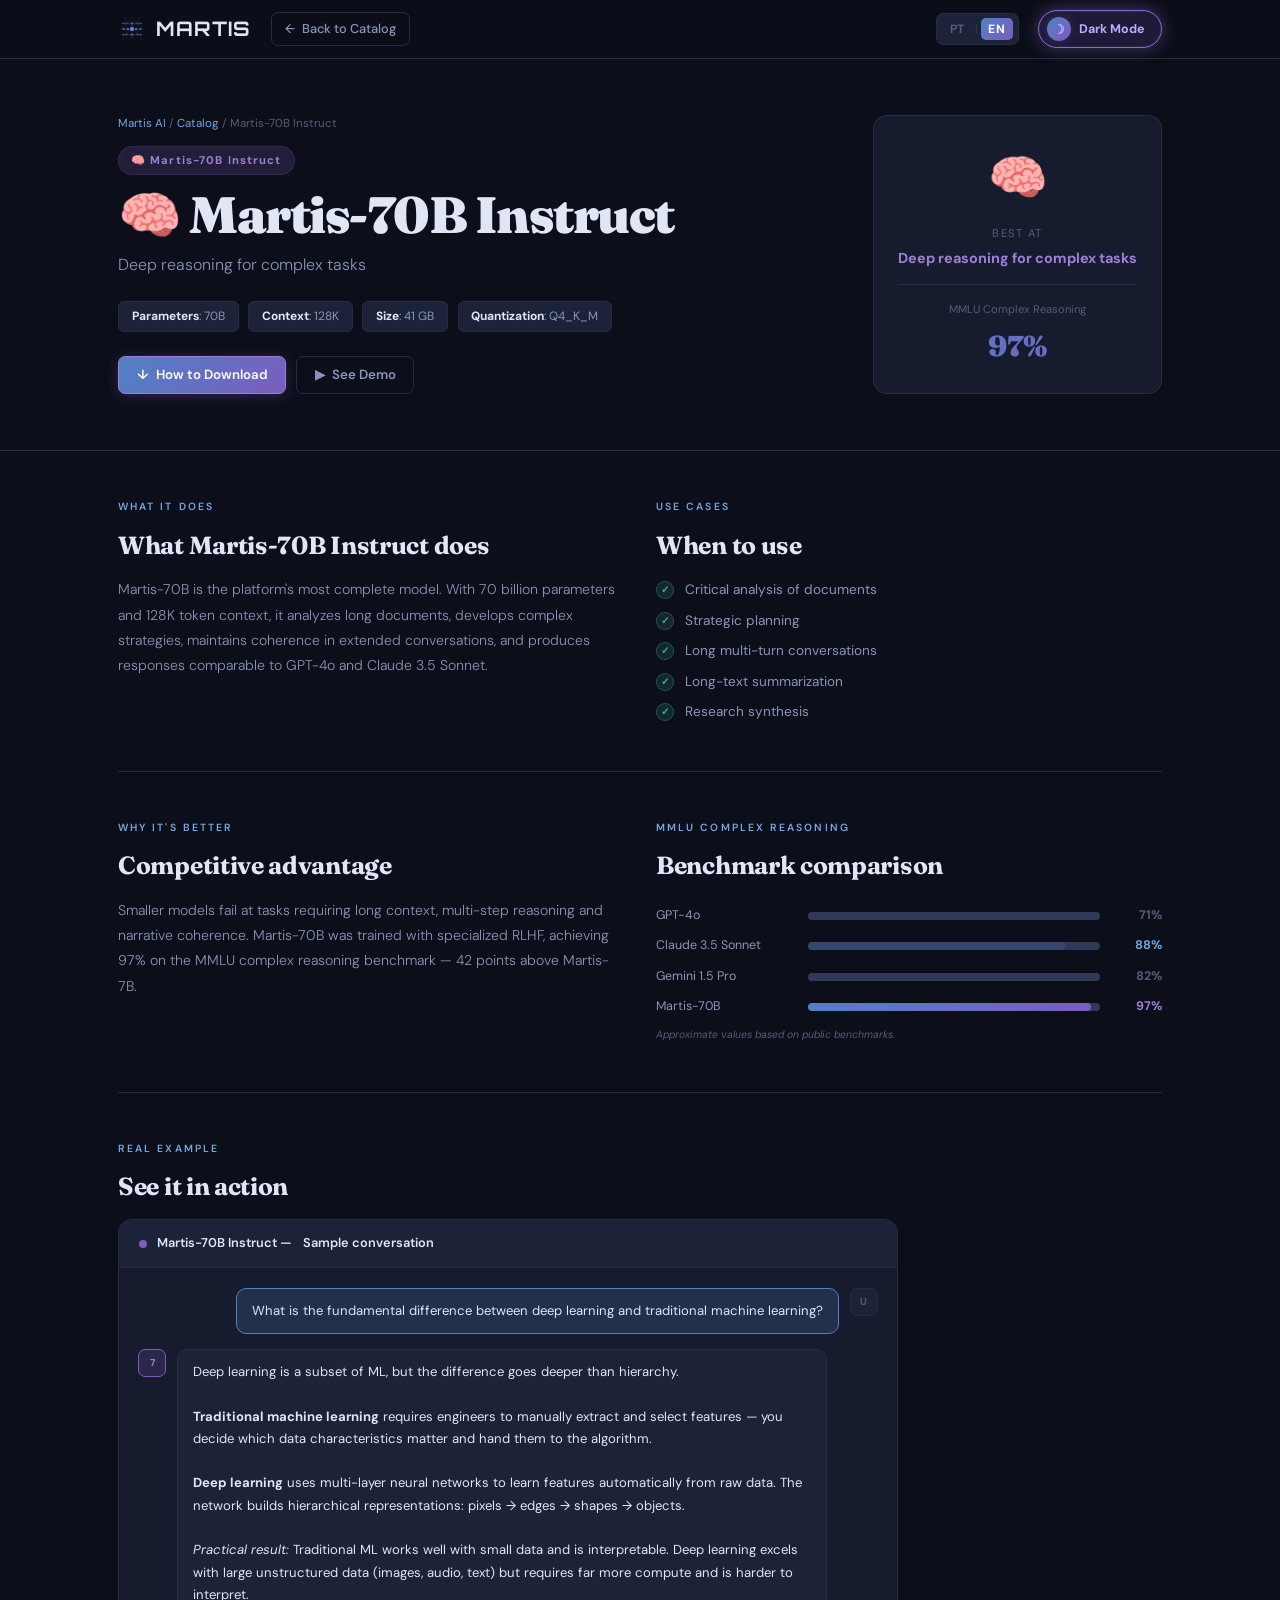
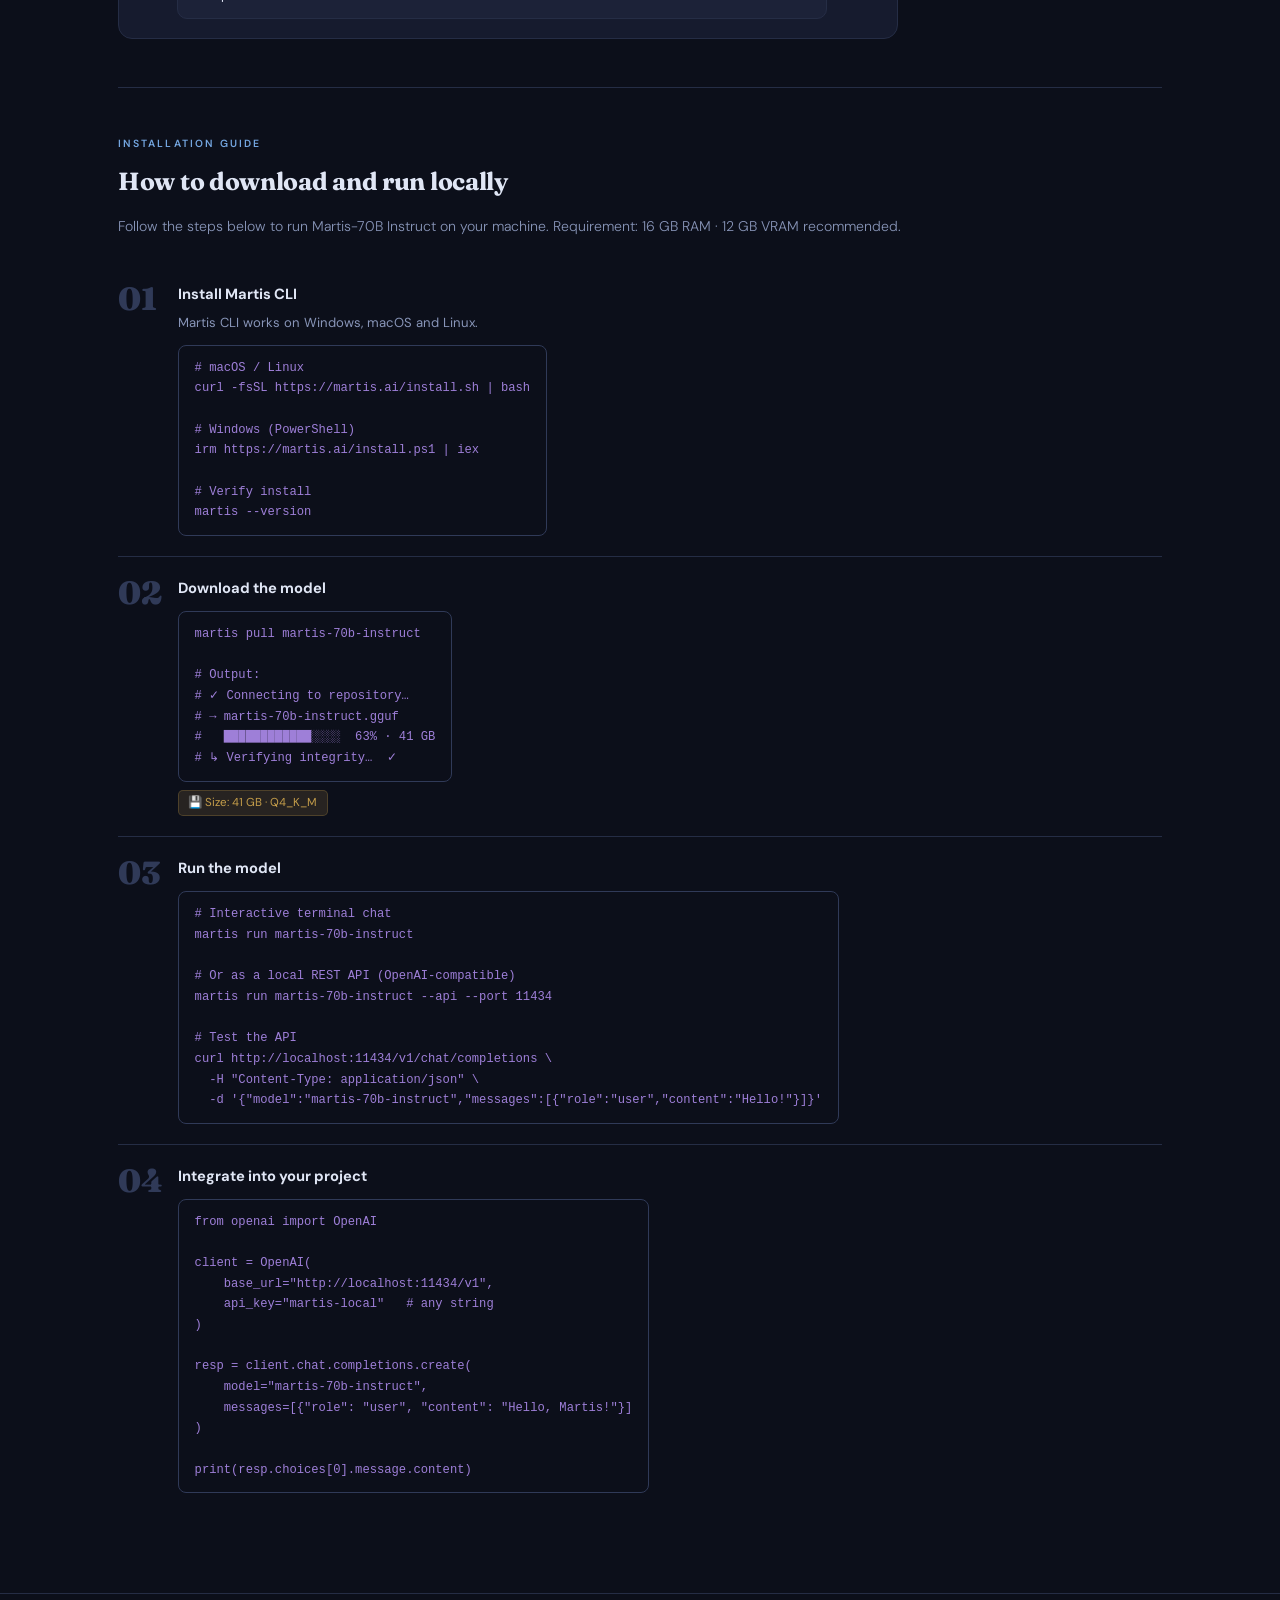
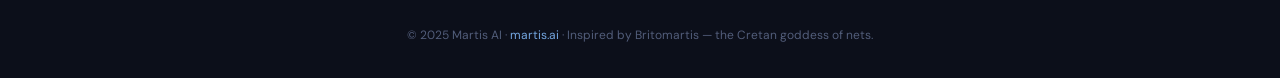
<file: pages/martis-model-70b.html>
<!DOCTYPE html>
<html lang="en" data-theme="dark" data-lang="en">
<head>
  <meta charset="UTF-8"/>
  <meta name="viewport" content="width=device-width, initial-scale=1.0"/>
  <title>Martis-70B Instruct — Martis AI</title>
  <link rel="stylesheet" href="../styles/tokens.css"/>
  <link rel="stylesheet" href="../styles/model.css"/>
</head>
<body>

<nav>
  <div class="wrap nav-inner">
    <a href="../index.html" class="logo-link">
      <svg width="28" height="28" viewBox="0 0 40 40" fill="none">
        <defs>
          <linearGradient id="net-grad" x1="0%" y1="0%" x2="100%" y2="100%">
            <stop offset="0%" stop-color="var(--accent)"/>
            <stop offset="100%" stop-color="var(--purple)"/>
          </linearGradient>
        </defs>
        <line x1="4" y1="12" x2="36" y2="12" stroke="var(--accent)"  stroke-width=".8" opacity=".45"/>
        <line x1="4" y1="20" x2="36" y2="20" stroke="var(--accent)"  stroke-width=".8" opacity=".55"/>
        <line x1="4" y1="28" x2="36" y2="28" stroke="var(--accent)"  stroke-width=".8" opacity=".45"/>
        <line x1="8"  y1="4"  x2="36" y2="36" stroke="var(--purple)" stroke-width=".7" opacity=".35"/>
        <line x1="32" y1="4"  x2="4"  y2="36" stroke="var(--purple)" stroke-width=".7" opacity=".35"/>
        <line x1="20" y1="4"  x2="36" y2="24" stroke="var(--purple)" stroke-width=".7" opacity=".28"/>
        <line x1="20" y1="4"  x2="4"  y2="24" stroke="var(--purple)" stroke-width=".7" opacity=".28"/>
        <line x1="4"  y1="16" x2="24" y2="36" stroke="var(--purple)" stroke-width=".7" opacity=".28"/>
        <line x1="36" y1="16" x2="16" y2="36" stroke="var(--purple)" stroke-width=".7" opacity=".28"/>
        <circle cx="12" cy="12" r="1.4" fill="var(--accent)"    opacity=".6"/>
        <circle cx="20" cy="12" r="1.8" fill="var(--accent)"    opacity=".75"/>
        <circle cx="28" cy="12" r="1.4" fill="var(--accent)"    opacity=".6"/>
        <circle cx="8"  cy="20" r="1.4" fill="var(--accent-lt)" opacity=".65"/>
        <circle cx="14" cy="20" r="1.8" fill="var(--accent)"    opacity=".8"/>
        <circle cx="20" cy="20" r="3.2" fill="url(#net-grad)"   opacity="1"/>
        <circle cx="26" cy="20" r="1.8" fill="var(--accent)"    opacity=".8"/>
        <circle cx="32" cy="20" r="1.4" fill="var(--accent-lt)" opacity=".65"/>
        <circle cx="12" cy="28" r="1.4" fill="var(--accent)"    opacity=".6"/>
        <circle cx="20" cy="28" r="1.8" fill="var(--accent)"    opacity=".75"/>
        <circle cx="28" cy="28" r="1.4" fill="var(--accent)"    opacity=".6"/>
        <circle cx="8"  cy="12" r="1.2" fill="var(--purple-lt)" opacity=".5"/>
        <circle cx="32" cy="12" r="1.2" fill="var(--purple-lt)" opacity=".5"/>
        <circle cx="8"  cy="28" r="1.2" fill="var(--purple-lt)" opacity=".5"/>
        <circle cx="32" cy="28" r="1.2" fill="var(--purple-lt)" opacity=".5"/>
        <circle cx="20" cy="20" r="1.5" fill="var(--purple-lt)" opacity=".7"/>
      </svg>
      <div class="logo-text">Martis</div>
    </a>
    <a href="../index.html#catalog" class="back-btn">← <span data-pt="Voltar ao Catálogo" data-en="Back to Catalog">Back to Catalog</span></a>
    <div class="lang-toggle">
      <button class="lang-btn" id="btnPT" onclick="setLang('pt')">PT</button>
      <span class="lang-sep">|</span>
      <button class="lang-btn active" id="btnEN" onclick="setLang('en')">EN</button>
    </div>
    <button class="theme-toggle" onclick="toggleTheme()">
      <div class="toggle-orb" id="toggleOrb">☽</div>
      <span id="toggleLabel" data-pt="Modo Escuro" data-en="Dark Mode">Dark Mode</span>
    </button>
  </div>
</nav>

<section class="model-hero">
  <div class="wrap">
    <div class="model-hero-inner">
      <div>
        <div class="model-breadcrumb">
          <a href="../index.html">Martis AI</a> /
          <a href="../index.html#catalog" data-pt="Catálogo" data-en="Catalog">Catalog</a> /
          Martis-70B Instruct
        </div>
        <div class="model-eyebrow" style="background:rgba(124,92,191,.2);color:#9e7fd8;border-color:rgba(124,92,191,.2)">🧠 Martis-70B Instruct</div>
        <h1 class="model-title">🧠 Martis-70B Instruct</h1>
        <p class="model-tagline" data-pt="Raciocínio profundo para tarefas complexas" data-en="Deep reasoning for complex tasks">Deep reasoning for complex tasks</p>
        <div class="model-specs">
          <div class="spec-pill"><strong data-pt="Parâmetros" data-en="Parameters">Parameters</strong>: 70B</div>
          <div class="spec-pill"><strong data-pt="Contexto" data-en="Context">Context</strong>: 128K</div>
          <div class="spec-pill"><strong data-pt="Tamanho" data-en="Size">Size</strong>: 41 GB</div>
          <div class="spec-pill"><strong data-pt="Quantização" data-en="Quantization">Quantization</strong>: Q4_K_M</div>
        </div>
        <div class="hero-actions">
          <a href="#tutorial" class="btn btn-primary">↓ <span data-pt="Como Baixar" data-en="How to Download">How to Download</span></a>
          <a href="#demo"     class="btn btn-ghost">▶ <span data-pt="Ver Demo" data-en="See Demo">See Demo</span></a>
        </div>
      </div>
      <div style="background:var(--surface);border:1px solid rgba(124,92,191,.2);border-radius:14px;padding:1.5rem;min-width:220px;text-align:center">
        <div style="font-size:3rem;margin-bottom:.5rem">🧠</div>
        <div style="font-size:.7rem;color:var(--text3);letter-spacing:.12em;text-transform:uppercase;margin-bottom:.3rem" data-pt="Melhor em" data-en="Best at">Best at</div>
        <div style="font-size:.9rem;font-weight:700;color:#9e7fd8;line-height:1.4" data-pt="Raciocínio profundo para tarefas complexas" data-en="Deep reasoning for complex tasks">Deep reasoning for complex tasks</div>
        <div style="margin-top:1rem;padding-top:1rem;border-top:1px solid var(--border)">
          <div style="font-size:.7rem;color:var(--text3);margin-bottom:.3rem">MMLU Complex Reasoning</div>
          <div style="font-size:1.8rem;font-family:'Fraunces',serif;font-weight:900;background:var(--grad);-webkit-background-clip:text;-webkit-text-fill-color:transparent;background-clip:text">97%</div>
        </div>
      </div>
    </div>
  </div>
</section>

<div class="wrap">

  <section class="page-section">
    <div class="grid-2">
      <div>
        <div class="sec-label" data-pt="O que é" data-en="What it does">What it does</div>
        <h2 class="sec-h2" data-pt="O que o Martis-70B Instruct faz" data-en="What Martis-70B Instruct does">What Martis-70B Instruct does</h2>
        <p class="sec-p" data-pt="O Martis-70B é o modelo mais completo da plataforma. Com 70 bilhões de parâmetros e contexto de 128K tokens, analisa documentos longos, elabora estratégias complexas e produz respostas comparáveis ao GPT-4o e Claude 3.5 Sonnet." data-en="Martis-70B is the platform's most complete model. With 70 billion parameters and 128K token context, it analyzes long documents, develops complex strategies, maintains coherence in extended conversations, and produces responses comparable to GPT-4o and Claude 3.5 Sonnet.">Martis-70B is the platform's most complete model. With 70 billion parameters and 128K token context, it analyzes long documents, develops complex strategies, maintains coherence in extended conversations, and produces responses comparable to GPT-4o and Claude 3.5 Sonnet.</p>
      </div>
      <div>
        <div class="sec-label" data-pt="Casos de uso" data-en="Use cases">Use cases</div>
        <h2 class="sec-h2" data-pt="Quando usar" data-en="When to use">When to use</h2>
        <ul class="use-list"><li><div class="use-dot">✓</div><span data-pt="Análise crítica de documentos" data-en="Critical analysis of documents">Critical analysis of documents</span></li>
<li><div class="use-dot">✓</div><span data-pt="Planejamento estratégico" data-en="Strategic planning">Strategic planning</span></li>
<li><div class="use-dot">✓</div><span data-pt="Conversas longas com contexto" data-en="Long multi-turn conversations">Long multi-turn conversations</span></li>
<li><div class="use-dot">✓</div><span data-pt="Sumarização de textos extensos" data-en="Long-text summarization">Long-text summarization</span></li>
<li><div class="use-dot">✓</div><span data-pt="Síntese de pesquisa" data-en="Research synthesis">Research synthesis</span></li>
</ul>
      </div>
    </div>
  </section>

  <section class="page-section">
    <div class="grid-2">
      <div>
        <div class="sec-label" data-pt="Por que é melhor" data-en="Why it's better">Why it's better</div>
        <h2 class="sec-h2" data-pt="Vantagem competitiva" data-en="Competitive advantage">Competitive advantage</h2>
        <p class="sec-p" data-pt="Modelos menores falham em tarefas que exigem contexto longo e raciocínio multi-etapa. O Martis-70B foi treinado com RLHF especializado, alcançando 97% no benchmark MMLU — 42 pontos acima do Martis-7B." data-en="Smaller models fail at tasks requiring long context, multi-step reasoning and narrative coherence. Martis-70B was trained with specialized RLHF, achieving 97% on the MMLU complex reasoning benchmark — 42 points above Martis-7B.">Smaller models fail at tasks requiring long context, multi-step reasoning and narrative coherence. Martis-70B was trained with specialized RLHF, achieving 97% on the MMLU complex reasoning benchmark — 42 points above Martis-7B.</p>
      </div>
      <div>
        <div class="sec-label">MMLU Complex Reasoning</div>
        <h2 class="sec-h2" data-pt="Comparativo de benchmark" data-en="Benchmark comparison">Benchmark comparison</h2>
        <div class="bench-section">
        <div class="bench-row">
          <span class="bench-label">GPT-4o</span>
          <div class="bench-bar"><div class="bench-fill" style="width:71%;background:var(--border2)"></div></div>
          <span class="bench-val" style="color:var(--text3)">71%</span>
        </div>
        <div class="bench-row">
          <span class="bench-label">Claude 3.5 Sonnet</span>
          <div class="bench-bar"><div class="bench-fill" style="width:88%;background:var(--accent-dim)"></div></div>
          <span class="bench-val" style="color:var(--accent-lt)">88%</span>
        </div>
        <div class="bench-row">
          <span class="bench-label">Gemini 1.5 Pro</span>
          <div class="bench-bar"><div class="bench-fill" style="width:82%;background:var(--border2)"></div></div>
          <span class="bench-val" style="color:var(--text3)">82%</span>
        </div>
        <div class="bench-row">
          <span class="bench-label">Martis-70B</span>
          <div class="bench-bar"><div class="bench-fill" style="width:97%;background:var(--grad)"></div></div>
          <span class="bench-val" style="color:var(--purple-lt)">97%</span>
        </div>
          <div class="bench-note" data-pt="Valores aproximados baseados em benchmarks públicos." data-en="Approximate values based on public benchmarks.">Approximate values based on public benchmarks.</div>
        </div>
      </div>
    </div>
  </section>

  <section class="page-section" id="demo">
    <div class="sec-label" data-pt="Exemplo real" data-en="Real example">Real example</div>
    <h2 class="sec-h2" data-pt="Veja em ação" data-en="See it in action">See it in action</h2>
    <div class="demo-box" style="max-width:780px">
      <div class="demo-box-header">
        <div class="demo-dot" style="background:#7c5cbf"></div>
        Martis-70B Instruct — <span data-pt="Conversa de exemplo" data-en="Sample conversation">Sample conversation</span>
      </div>
      <div class="demo-msgs">
        <div class="dm dm-u">
          <div class="dm-av">U</div>
          <div class="dm-bub" data-pt="Qual a diferença fundamental entre deep learning e machine learning tradicional?" data-en="What is the fundamental difference between deep learning and traditional machine learning?">What is the fundamental difference between deep learning and traditional machine learning?</div>
        </div>
        <div class="dm dm-ai">
          <div class="dm-av" style="background:rgba(124,92,191,.2);border-color:#7c5cbf;color:#9e7fd8">7</div>
          <div class="dm-bub">Deep learning is a subset of ML, but the difference goes deeper than hierarchy.<br><br><strong>Traditional machine learning</strong> requires engineers to manually extract and select features — you decide which data characteristics matter and hand them to the algorithm.<br><br><strong>Deep learning</strong> uses multi-layer neural networks to learn features automatically from raw data. The network builds hierarchical representations: pixels → edges → shapes → objects.<br><br><em>Practical result:</em> Traditional ML works well with small data and is interpretable. Deep learning excels with large unstructured data (images, audio, text) but requires far more compute and is harder to interpret.</div>
        </div>
      </div>
    </div>
  </section>

  <section class="page-section" id="tutorial">
    <div class="sec-label" data-pt="Guia de instalação" data-en="Installation guide">Installation guide</div>
    <h2 class="sec-h2" data-pt="Como baixar e rodar localmente" data-en="How to download and run locally">How to download and run locally</h2>
    <p class="sec-p" style="margin-bottom:1.5rem">
      <span data-pt="Siga os passos abaixo para rodar o Martis-70B Instruct no seu computador. Requisito: 16 GB RAM · 12 GB VRAM recomendado." data-en="Follow the steps below to run Martis-70B Instruct on your machine. Requirement: 16 GB RAM · 12 GB VRAM recommended.">Follow the steps below to run Martis-70B Instruct on your machine. Requirement: 16 GB RAM · 12 GB VRAM recommended.</span>
    </p>

    <div class="tut-step">
      <div class="tut-num">01</div>
      <div class="tut-body">
        <h4 data-pt="Instale o Martis CLI" data-en="Install Martis CLI">Install Martis CLI</h4>
        <p data-pt="O Martis CLI funciona em Windows, macOS e Linux." data-en="Martis CLI works on Windows, macOS and Linux.">Martis CLI works on Windows, macOS and Linux.</p>
        <div class="tut-code"># macOS / Linux
curl -fsSL https://martis.ai/install.sh | bash

# Windows (PowerShell)
irm https://martis.ai/install.ps1 | iex

# Verify install
martis --version</div>
      </div>
    </div>

    <div class="tut-step">
      <div class="tut-num">02</div>
      <div class="tut-body">
        <h4 data-pt="Baixe o modelo" data-en="Download the model">Download the model</h4>
        <div class="tut-code">martis pull martis-70b-instruct

# Output:
# ✓ Connecting to repository…
# → martis-70b-instruct.gguf
#   ████████████░░░░  63% · 41 GB
# ↳ Verifying integrity…  ✓</div>
        <span class="tut-note">💾 Size: 41 GB · Q4_K_M</span>
      </div>
    </div>

    <div class="tut-step">
      <div class="tut-num">03</div>
      <div class="tut-body">
        <h4 data-pt="Rode o modelo" data-en="Run the model">Run the model</h4>
        <div class="tut-code"># Interactive terminal chat
martis run martis-70b-instruct

# Or as a local REST API (OpenAI-compatible)
martis run martis-70b-instruct --api --port 11434

# Test the API
curl http://localhost:11434/v1/chat/completions \
  -H "Content-Type: application/json" \
  -d '{"model":"martis-70b-instruct","messages":[{"role":"user","content":"Hello!"}]}'</div>
      </div>
    </div>

    <div class="tut-step">
      <div class="tut-num">04</div>
      <div class="tut-body">
        <h4 data-pt="Integre no seu projeto" data-en="Integrate into your project">Integrate into your project</h4>
        <div class="tut-code">from openai import OpenAI

client = OpenAI(
    base_url="http://localhost:11434/v1",
    api_key="martis-local"   # any string
)

resp = client.chat.completions.create(
    model="martis-70b-instruct",
    messages=[{"role": "user", "content": "Hello, Martis!"}]
)

print(resp.choices[0].message.content)</div>
      </div>
    </div>

  </section>

</div>

<footer>
  <div class="wrap">
    <p>© 2025 Martis AI · <a href="../index.html">martis.ai</a> ·
    <span data-pt="Inspirado em Britomártis — a deusa cretense das redes." data-en="Inspired by Britomartis — the Cretan goddess of nets.">Inspired by Britomartis — the Cretan goddess of nets.</span></p>
  </div>
</footer>

<script src="../scripts/shared.js"></script>
</body>
</html>
</file>
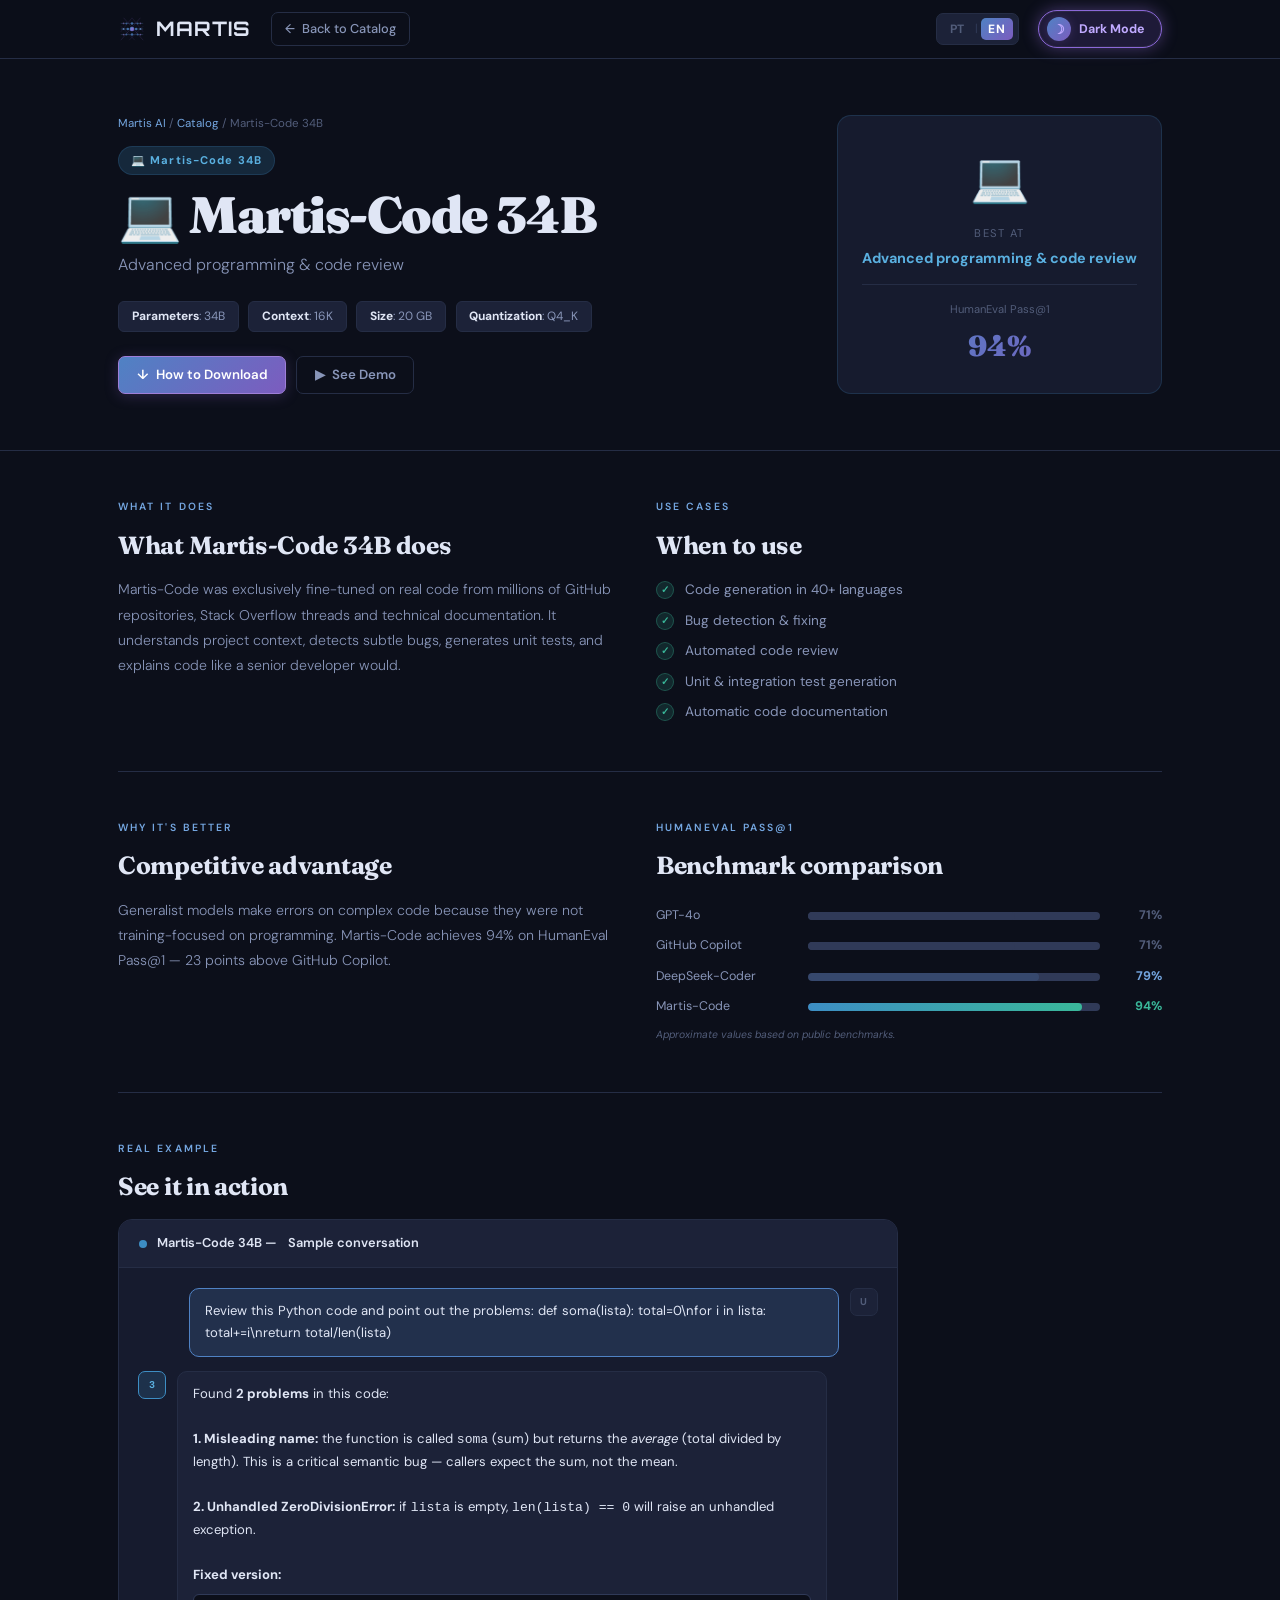
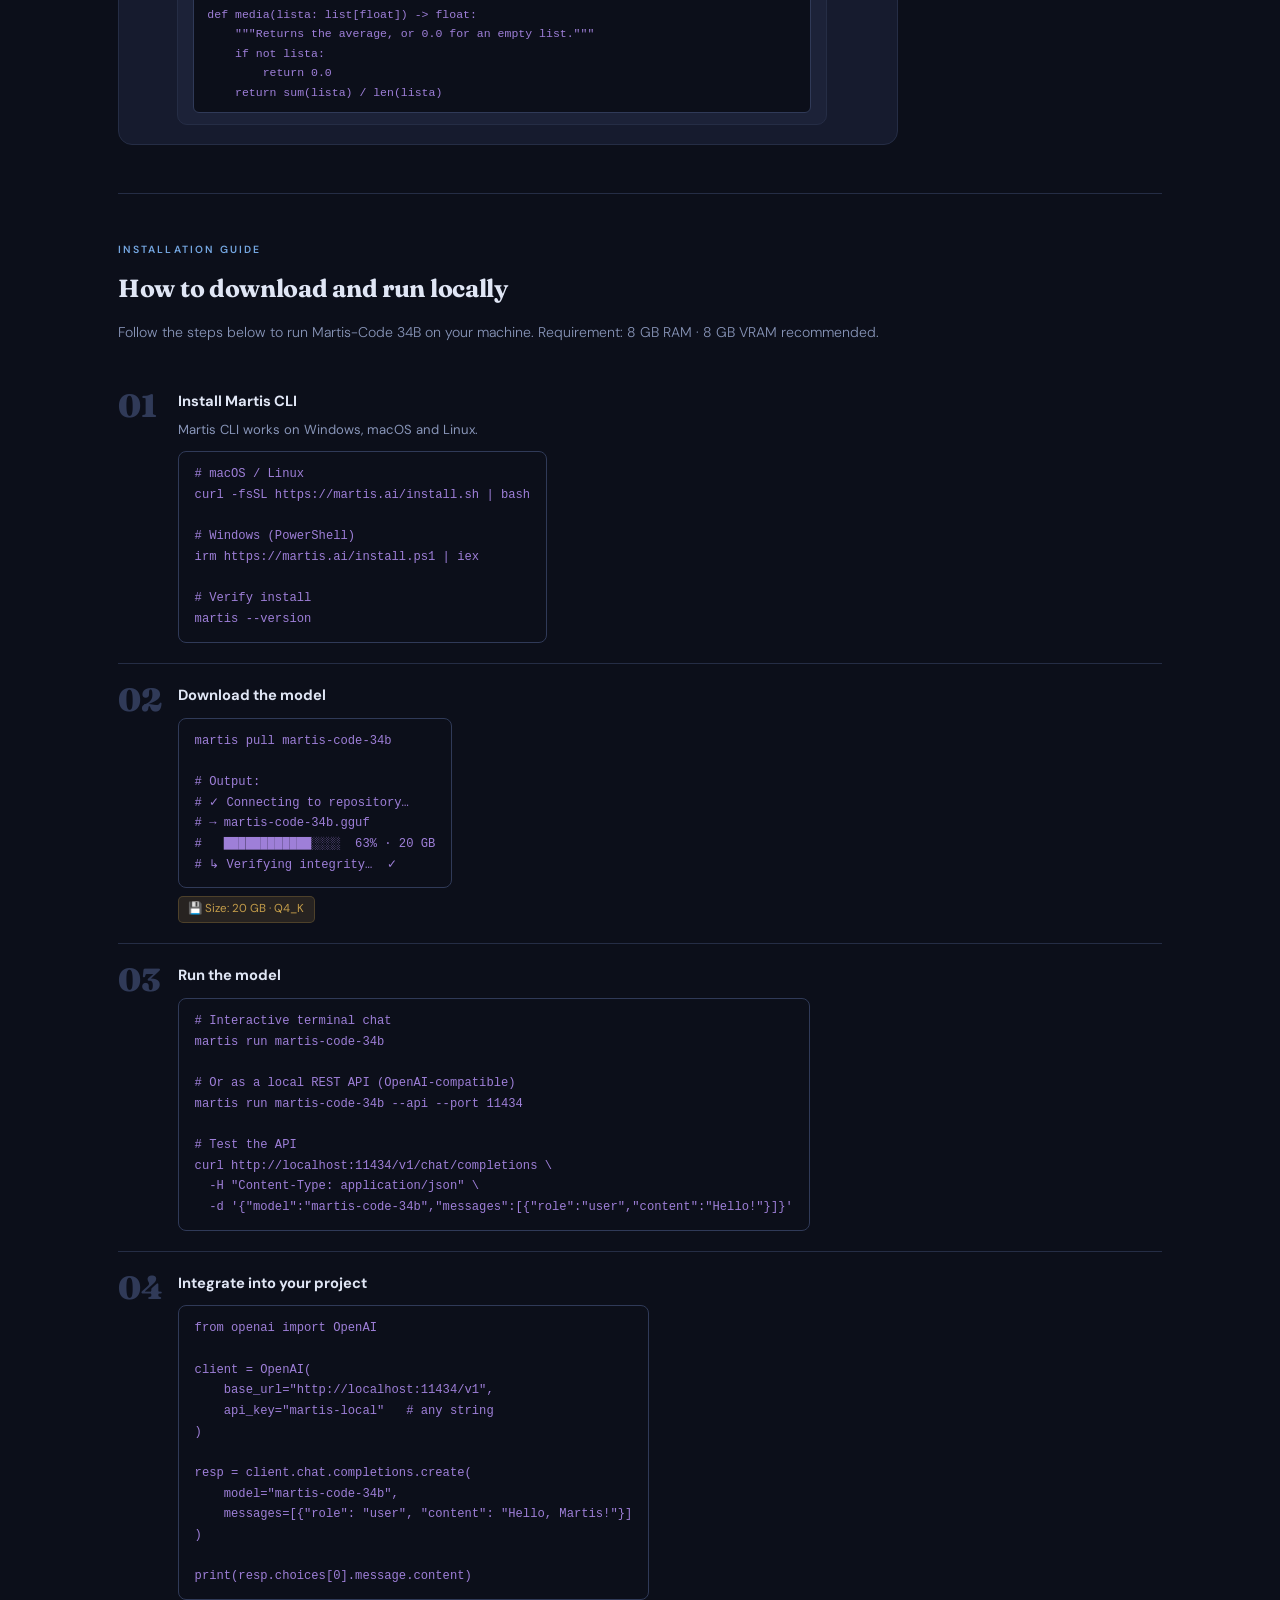
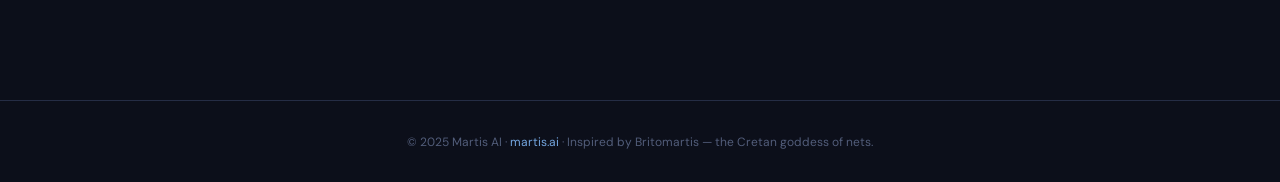
<file: pages/martis-model-code.html>
<!DOCTYPE html>
<html lang="en" data-theme="dark" data-lang="en">
<head>
  <meta charset="UTF-8"/>
  <meta name="viewport" content="width=device-width, initial-scale=1.0"/>
  <title>Martis-Code 34B — Martis AI</title>
  <link rel="stylesheet" href="../styles/tokens.css"/>
  <link rel="stylesheet" href="../styles/model.css"/>
</head>
<body>

<nav>
  <div class="wrap nav-inner">
    <a href="../index.html" class="logo-link">
      <svg width="28" height="28" viewBox="0 0 40 40" fill="none">
        <defs>
          <linearGradient id="net-grad" x1="0%" y1="0%" x2="100%" y2="100%">
            <stop offset="0%" stop-color="var(--accent)"/>
            <stop offset="100%" stop-color="var(--purple)"/>
          </linearGradient>
        </defs>
        <line x1="4" y1="12" x2="36" y2="12" stroke="var(--accent)"  stroke-width=".8" opacity=".45"/>
        <line x1="4" y1="20" x2="36" y2="20" stroke="var(--accent)"  stroke-width=".8" opacity=".55"/>
        <line x1="4" y1="28" x2="36" y2="28" stroke="var(--accent)"  stroke-width=".8" opacity=".45"/>
        <line x1="8"  y1="4"  x2="36" y2="36" stroke="var(--purple)" stroke-width=".7" opacity=".35"/>
        <line x1="32" y1="4"  x2="4"  y2="36" stroke="var(--purple)" stroke-width=".7" opacity=".35"/>
        <line x1="20" y1="4"  x2="36" y2="24" stroke="var(--purple)" stroke-width=".7" opacity=".28"/>
        <line x1="20" y1="4"  x2="4"  y2="24" stroke="var(--purple)" stroke-width=".7" opacity=".28"/>
        <line x1="4"  y1="16" x2="24" y2="36" stroke="var(--purple)" stroke-width=".7" opacity=".28"/>
        <line x1="36" y1="16" x2="16" y2="36" stroke="var(--purple)" stroke-width=".7" opacity=".28"/>
        <circle cx="12" cy="12" r="1.4" fill="var(--accent)"    opacity=".6"/>
        <circle cx="20" cy="12" r="1.8" fill="var(--accent)"    opacity=".75"/>
        <circle cx="28" cy="12" r="1.4" fill="var(--accent)"    opacity=".6"/>
        <circle cx="8"  cy="20" r="1.4" fill="var(--accent-lt)" opacity=".65"/>
        <circle cx="14" cy="20" r="1.8" fill="var(--accent)"    opacity=".8"/>
        <circle cx="20" cy="20" r="3.2" fill="url(#net-grad)"   opacity="1"/>
        <circle cx="26" cy="20" r="1.8" fill="var(--accent)"    opacity=".8"/>
        <circle cx="32" cy="20" r="1.4" fill="var(--accent-lt)" opacity=".65"/>
        <circle cx="12" cy="28" r="1.4" fill="var(--accent)"    opacity=".6"/>
        <circle cx="20" cy="28" r="1.8" fill="var(--accent)"    opacity=".75"/>
        <circle cx="28" cy="28" r="1.4" fill="var(--accent)"    opacity=".6"/>
        <circle cx="8"  cy="12" r="1.2" fill="var(--purple-lt)" opacity=".5"/>
        <circle cx="32" cy="12" r="1.2" fill="var(--purple-lt)" opacity=".5"/>
        <circle cx="8"  cy="28" r="1.2" fill="var(--purple-lt)" opacity=".5"/>
        <circle cx="32" cy="28" r="1.2" fill="var(--purple-lt)" opacity=".5"/>
        <circle cx="20" cy="20" r="1.5" fill="var(--purple-lt)" opacity=".7"/>
      </svg>
      <div class="logo-text">Martis</div>
    </a>
    <a href="../index.html#catalog" class="back-btn">← <span data-pt="Voltar ao Catálogo" data-en="Back to Catalog">Back to Catalog</span></a>
    <div class="lang-toggle">
      <button class="lang-btn" id="btnPT" onclick="setLang('pt')">PT</button>
      <span class="lang-sep">|</span>
      <button class="lang-btn active" id="btnEN" onclick="setLang('en')">EN</button>
    </div>
    <button class="theme-toggle" onclick="toggleTheme()">
      <div class="toggle-orb" id="toggleOrb">☽</div>
      <span id="toggleLabel" data-pt="Modo Escuro" data-en="Dark Mode">Dark Mode</span>
    </button>
  </div>
</nav>

<section class="model-hero">
  <div class="wrap">
    <div class="model-hero-inner">
      <div>
        <div class="model-breadcrumb">
          <a href="../index.html">Martis AI</a> /
          <a href="../index.html#catalog" data-pt="Catálogo" data-en="Catalog">Catalog</a> /
          Martis-Code 34B
        </div>
        <div class="model-eyebrow" style="background:rgba(61,142,196,.2);color:#5ab0e0;border-color:rgba(61,142,196,.2)">💻 Martis-Code 34B</div>
        <h1 class="model-title">💻 Martis-Code 34B</h1>
        <p class="model-tagline" data-pt="Programação avançada e code review especializado" data-en="Advanced programming & code review">Advanced programming & code review</p>
        <div class="model-specs">
          <div class="spec-pill"><strong data-pt="Parâmetros" data-en="Parameters">Parameters</strong>: 34B</div>
          <div class="spec-pill"><strong data-pt="Contexto" data-en="Context">Context</strong>: 16K</div>
          <div class="spec-pill"><strong data-pt="Tamanho" data-en="Size">Size</strong>: 20 GB</div>
          <div class="spec-pill"><strong data-pt="Quantização" data-en="Quantization">Quantization</strong>: Q4_K</div>
        </div>
        <div class="hero-actions">
          <a href="#tutorial" class="btn btn-primary">↓ <span data-pt="Como Baixar" data-en="How to Download">How to Download</span></a>
          <a href="#demo"     class="btn btn-ghost">▶ <span data-pt="Ver Demo" data-en="See Demo">See Demo</span></a>
        </div>
      </div>
      <div style="background:var(--surface);border:1px solid rgba(61,142,196,.2);border-radius:14px;padding:1.5rem;min-width:220px;text-align:center">
        <div style="font-size:3rem;margin-bottom:.5rem">💻</div>
        <div style="font-size:.7rem;color:var(--text3);letter-spacing:.12em;text-transform:uppercase;margin-bottom:.3rem" data-pt="Melhor em" data-en="Best at">Best at</div>
        <div style="font-size:.9rem;font-weight:700;color:#5ab0e0;line-height:1.4" data-pt="Programação avançada e code review especializado" data-en="Advanced programming & code review">Advanced programming & code review</div>
        <div style="margin-top:1rem;padding-top:1rem;border-top:1px solid var(--border)">
          <div style="font-size:.7rem;color:var(--text3);margin-bottom:.3rem">HumanEval Pass@1</div>
          <div style="font-size:1.8rem;font-family:'Fraunces',serif;font-weight:900;background:var(--grad);-webkit-background-clip:text;-webkit-text-fill-color:transparent;background-clip:text">94%</div>
        </div>
      </div>
    </div>
  </div>
</section>

<div class="wrap">

  <section class="page-section">
    <div class="grid-2">
      <div>
        <div class="sec-label" data-pt="O que é" data-en="What it does">What it does</div>
        <h2 class="sec-h2" data-pt="O que o Martis-Code 34B faz" data-en="What Martis-Code 34B does">What Martis-Code 34B does</h2>
        <p class="sec-p" data-pt="O Martis-Code foi fine-tuned exclusivamente em código real de milhões de repositórios GitHub, Stack Overflow e documentações técnicas. Detecta bugs sutis, gera testes unitários e explica código como um senior developer." data-en="Martis-Code was exclusively fine-tuned on real code from millions of GitHub repositories, Stack Overflow threads and technical documentation. It understands project context, detects subtle bugs, generates unit tests, and explains code like a senior developer would.">Martis-Code was exclusively fine-tuned on real code from millions of GitHub repositories, Stack Overflow threads and technical documentation. It understands project context, detects subtle bugs, generates unit tests, and explains code like a senior developer would.</p>
      </div>
      <div>
        <div class="sec-label" data-pt="Casos de uso" data-en="Use cases">Use cases</div>
        <h2 class="sec-h2" data-pt="Quando usar" data-en="When to use">When to use</h2>
        <ul class="use-list"><li><div class="use-dot">✓</div><span data-pt="Geração de código em 40+ linguagens" data-en="Code generation in 40+ languages">Code generation in 40+ languages</span></li>
<li><div class="use-dot">✓</div><span data-pt="Detecção e correção de bugs" data-en="Bug detection & fixing">Bug detection & fixing</span></li>
<li><div class="use-dot">✓</div><span data-pt="Code review automatizado" data-en="Automated code review">Automated code review</span></li>
<li><div class="use-dot">✓</div><span data-pt="Geração de testes unitários" data-en="Unit & integration test generation">Unit & integration test generation</span></li>
<li><div class="use-dot">✓</div><span data-pt="Documentação automática" data-en="Automatic code documentation">Automatic code documentation</span></li>
</ul>
      </div>
    </div>
  </section>

  <section class="page-section">
    <div class="grid-2">
      <div>
        <div class="sec-label" data-pt="Por que é melhor" data-en="Why it's better">Why it's better</div>
        <h2 class="sec-h2" data-pt="Vantagem competitiva" data-en="Competitive advantage">Competitive advantage</h2>
        <p class="sec-p" data-pt="Modelos generalistas cometem erros em código complexo. O Martis-Code atinge 94% no HumanEval Pass@1 — 23 pontos acima do GitHub Copilot." data-en="Generalist models make errors on complex code because they were not training-focused on programming. Martis-Code achieves 94% on HumanEval Pass@1 — 23 points above GitHub Copilot.">Generalist models make errors on complex code because they were not training-focused on programming. Martis-Code achieves 94% on HumanEval Pass@1 — 23 points above GitHub Copilot.</p>
      </div>
      <div>
        <div class="sec-label">HumanEval Pass@1</div>
        <h2 class="sec-h2" data-pt="Comparativo de benchmark" data-en="Benchmark comparison">Benchmark comparison</h2>
        <div class="bench-section">
        <div class="bench-row">
          <span class="bench-label">GPT-4o</span>
          <div class="bench-bar"><div class="bench-fill" style="width:71%;background:var(--border2)"></div></div>
          <span class="bench-val" style="color:var(--text3)">71%</span>
        </div>
        <div class="bench-row">
          <span class="bench-label">GitHub Copilot</span>
          <div class="bench-bar"><div class="bench-fill" style="width:71%;background:var(--border2)"></div></div>
          <span class="bench-val" style="color:var(--text3)">71%</span>
        </div>
        <div class="bench-row">
          <span class="bench-label">DeepSeek-Coder</span>
          <div class="bench-bar"><div class="bench-fill" style="width:79%;background:var(--accent-dim)"></div></div>
          <span class="bench-val" style="color:var(--accent-lt)">79%</span>
        </div>
        <div class="bench-row">
          <span class="bench-label">Martis-Code</span>
          <div class="bench-bar"><div class="bench-fill" style="width:94%;background:linear-gradient(90deg,var(--sky),var(--green))"></div></div>
          <span class="bench-val" style="color:var(--green)">94%</span>
        </div>
          <div class="bench-note" data-pt="Valores aproximados baseados em benchmarks públicos." data-en="Approximate values based on public benchmarks.">Approximate values based on public benchmarks.</div>
        </div>
      </div>
    </div>
  </section>

  <section class="page-section" id="demo">
    <div class="sec-label" data-pt="Exemplo real" data-en="Real example">Real example</div>
    <h2 class="sec-h2" data-pt="Veja em ação" data-en="See it in action">See it in action</h2>
    <div class="demo-box" style="max-width:780px">
      <div class="demo-box-header">
        <div class="demo-dot" style="background:#3d8ec4"></div>
        Martis-Code 34B — <span data-pt="Conversa de exemplo" data-en="Sample conversation">Sample conversation</span>
      </div>
      <div class="demo-msgs">
        <div class="dm dm-u">
          <div class="dm-av">U</div>
          <div class="dm-bub" data-pt="Revise esse código Python e aponte os problemas: def soma(lista): total=0\nfor i in lista: total+=i\nreturn total/len(lista)" data-en="Review this Python code and point out the problems: def soma(lista): total=0\nfor i in lista: total+=i\nreturn total/len(lista)">Review this Python code and point out the problems: def soma(lista): total=0\nfor i in lista: total+=i\nreturn total/len(lista)</div>
        </div>
        <div class="dm dm-ai">
          <div class="dm-av" style="background:rgba(61,142,196,.2);border-color:#3d8ec4;color:#5ab0e0">3</div>
          <div class="dm-bub">Found <strong>2 problems</strong> in this code:<br><br><strong>1. Misleading name:</strong> the function is called <code>soma</code> (sum) but returns the <em>average</em> (total divided by length). This is a critical semantic bug — callers expect the sum, not the mean.<br><br><strong>2. Unhandled ZeroDivisionError:</strong> if <code>lista</code> is empty, <code>len(lista) == 0</code> will raise an unhandled exception.<br><br><strong>Fixed version:</strong><div class='demo-code-inline'>def media(lista: list[float]) -> float:<br>&nbsp;&nbsp;&nbsp;&nbsp;"""Returns the average, or 0.0 for an empty list."""<br>&nbsp;&nbsp;&nbsp;&nbsp;if not lista:<br>&nbsp;&nbsp;&nbsp;&nbsp;&nbsp;&nbsp;&nbsp;&nbsp;return 0.0<br>&nbsp;&nbsp;&nbsp;&nbsp;return sum(lista) / len(lista)</div></div>
        </div>
      </div>
    </div>
  </section>

  <section class="page-section" id="tutorial">
    <div class="sec-label" data-pt="Guia de instalação" data-en="Installation guide">Installation guide</div>
    <h2 class="sec-h2" data-pt="Como baixar e rodar localmente" data-en="How to download and run locally">How to download and run locally</h2>
    <p class="sec-p" style="margin-bottom:1.5rem">
      <span data-pt="Siga os passos abaixo para rodar o Martis-Code 34B no seu computador. Requisito: 8 GB RAM · 8 GB VRAM recomendado." data-en="Follow the steps below to run Martis-Code 34B on your machine. Requirement: 8 GB RAM · 8 GB VRAM recommended.">Follow the steps below to run Martis-Code 34B on your machine. Requirement: 8 GB RAM · 8 GB VRAM recommended.</span>
    </p>

    <div class="tut-step">
      <div class="tut-num">01</div>
      <div class="tut-body">
        <h4 data-pt="Instale o Martis CLI" data-en="Install Martis CLI">Install Martis CLI</h4>
        <p data-pt="O Martis CLI funciona em Windows, macOS e Linux." data-en="Martis CLI works on Windows, macOS and Linux.">Martis CLI works on Windows, macOS and Linux.</p>
        <div class="tut-code"># macOS / Linux
curl -fsSL https://martis.ai/install.sh | bash

# Windows (PowerShell)
irm https://martis.ai/install.ps1 | iex

# Verify install
martis --version</div>
      </div>
    </div>

    <div class="tut-step">
      <div class="tut-num">02</div>
      <div class="tut-body">
        <h4 data-pt="Baixe o modelo" data-en="Download the model">Download the model</h4>
        <div class="tut-code">martis pull martis-code-34b

# Output:
# ✓ Connecting to repository…
# → martis-code-34b.gguf
#   ████████████░░░░  63% · 20 GB
# ↳ Verifying integrity…  ✓</div>
        <span class="tut-note">💾 Size: 20 GB · Q4_K</span>
      </div>
    </div>

    <div class="tut-step">
      <div class="tut-num">03</div>
      <div class="tut-body">
        <h4 data-pt="Rode o modelo" data-en="Run the model">Run the model</h4>
        <div class="tut-code"># Interactive terminal chat
martis run martis-code-34b

# Or as a local REST API (OpenAI-compatible)
martis run martis-code-34b --api --port 11434

# Test the API
curl http://localhost:11434/v1/chat/completions \
  -H "Content-Type: application/json" \
  -d '{"model":"martis-code-34b","messages":[{"role":"user","content":"Hello!"}]}'</div>
      </div>
    </div>

    <div class="tut-step">
      <div class="tut-num">04</div>
      <div class="tut-body">
        <h4 data-pt="Integre no seu projeto" data-en="Integrate into your project">Integrate into your project</h4>
        <div class="tut-code">from openai import OpenAI

client = OpenAI(
    base_url="http://localhost:11434/v1",
    api_key="martis-local"   # any string
)

resp = client.chat.completions.create(
    model="martis-code-34b",
    messages=[{"role": "user", "content": "Hello, Martis!"}]
)

print(resp.choices[0].message.content)</div>
      </div>
    </div>

  </section>

</div>

<footer>
  <div class="wrap">
    <p>© 2025 Martis AI · <a href="../index.html">martis.ai</a> ·
    <span data-pt="Inspirado em Britomártis — a deusa cretense das redes." data-en="Inspired by Britomartis — the Cretan goddess of nets.">Inspired by Britomartis — the Cretan goddess of nets.</span></p>
  </div>
</footer>

<script src="../scripts/shared.js"></script>
</body>
</html>
</file>
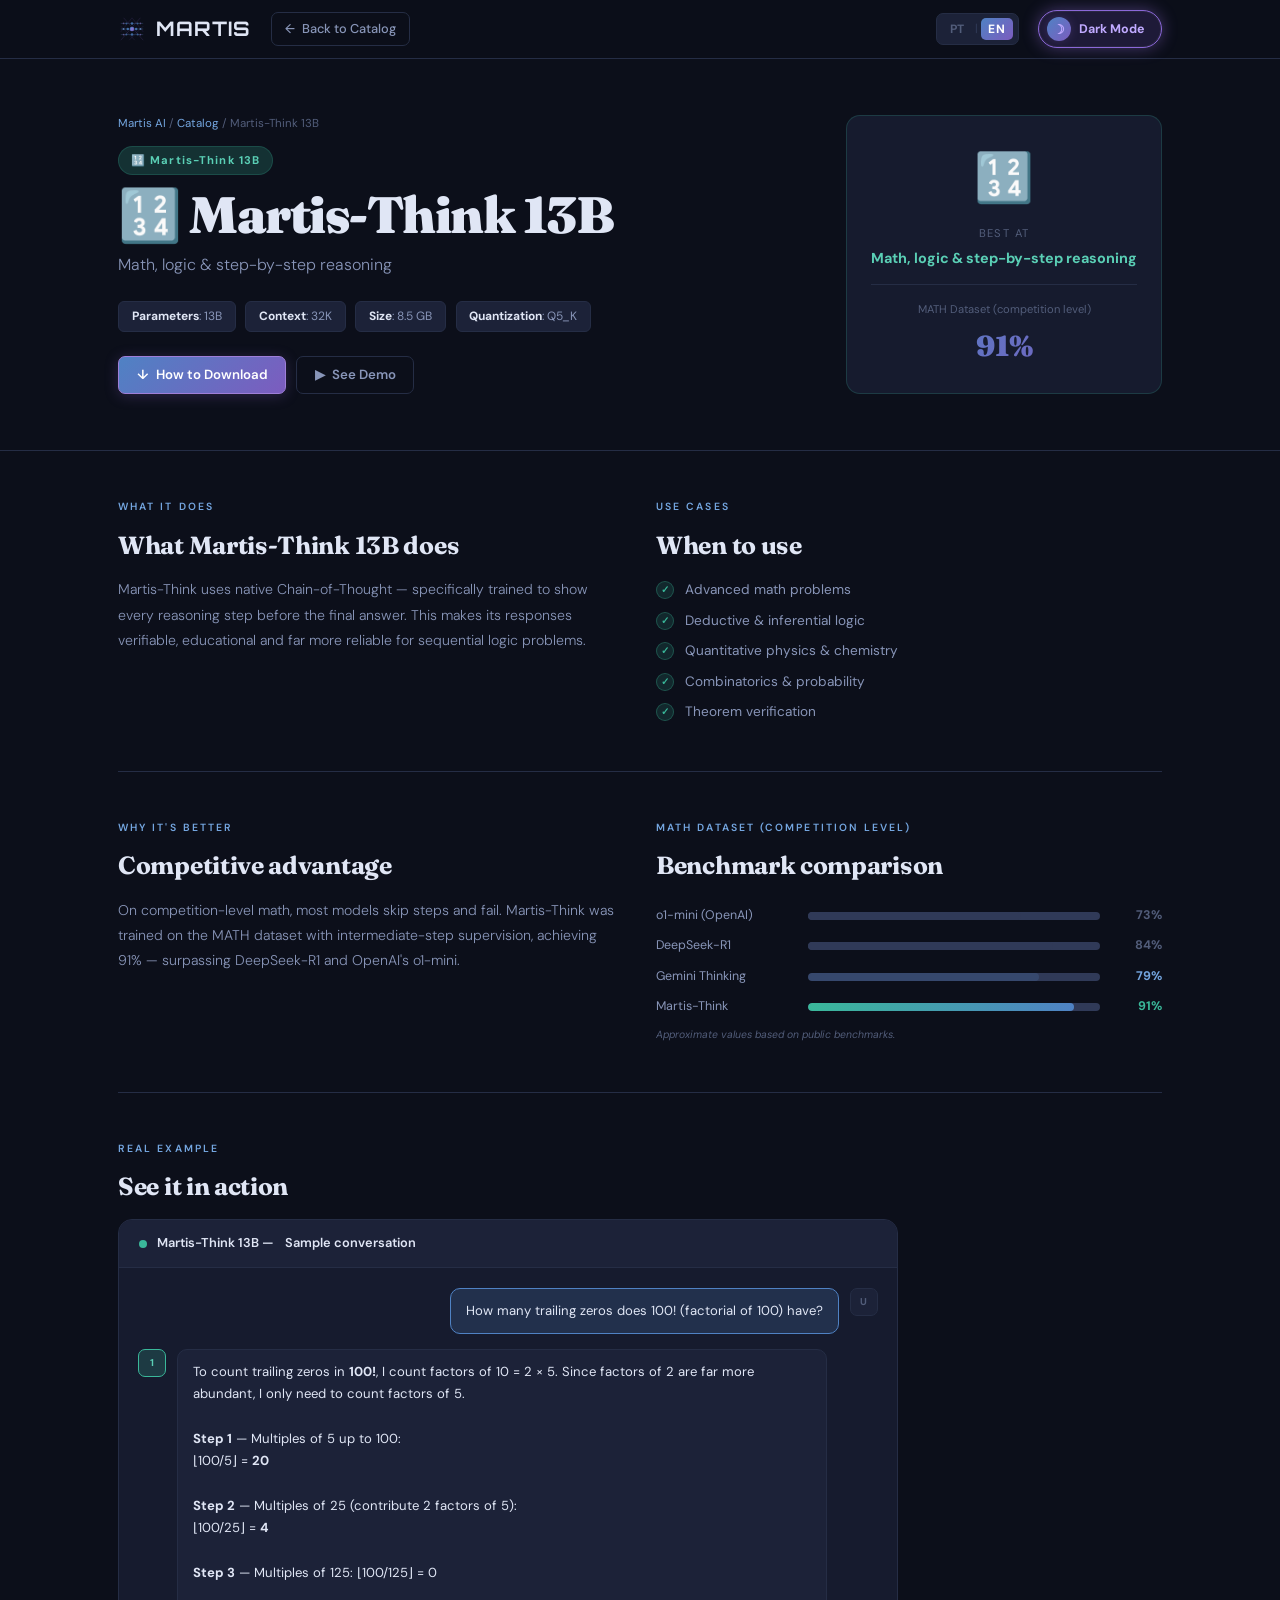
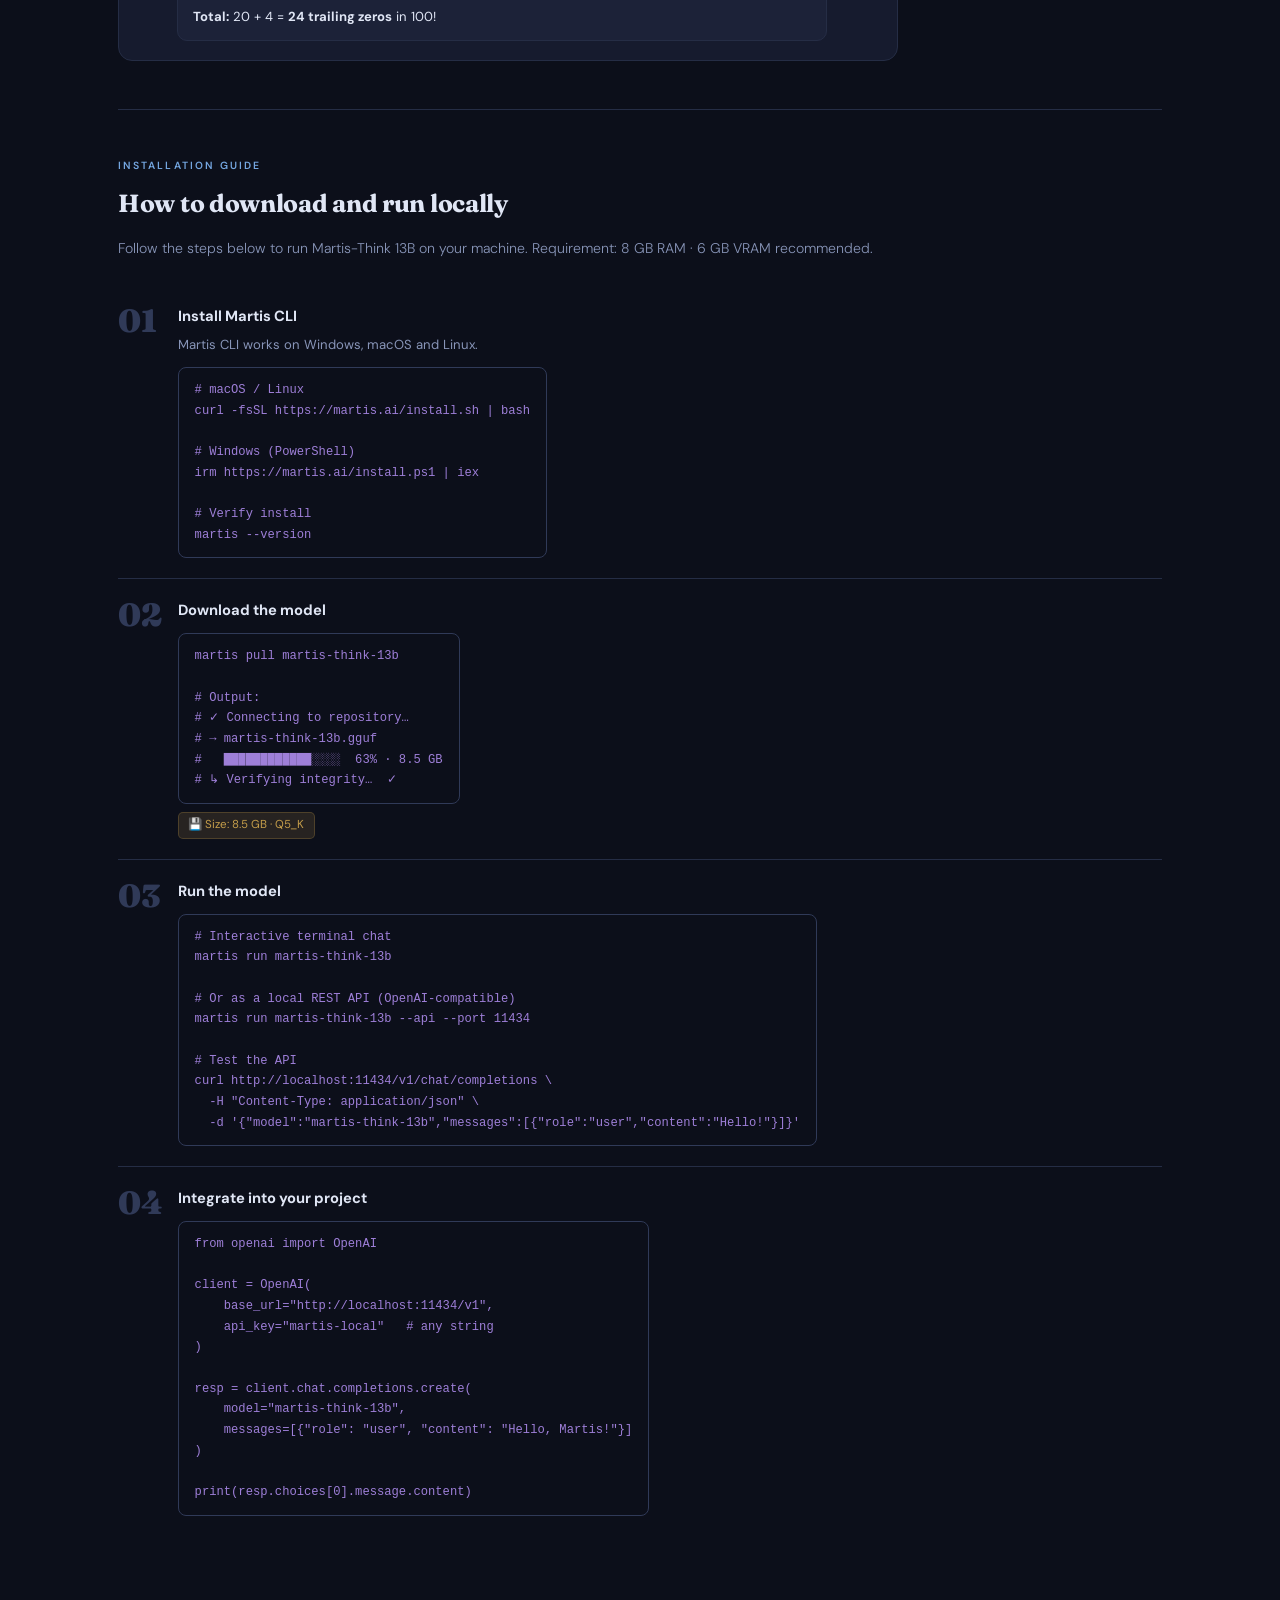
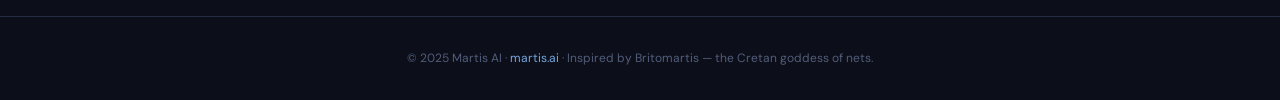
<file: pages/martis-model-think.html>
<!DOCTYPE html>
<html lang="en" data-theme="dark" data-lang="en">
<head>
  <meta charset="UTF-8"/>
  <meta name="viewport" content="width=device-width, initial-scale=1.0"/>
  <title>Martis-Think 13B — Martis AI</title>
  <link rel="stylesheet" href="../styles/tokens.css"/>
  <link rel="stylesheet" href="../styles/model.css"/>
</head>
<body>

<nav>
  <div class="wrap nav-inner">
    <a href="../index.html" class="logo-link">
      <svg width="28" height="28" viewBox="0 0 40 40" fill="none">
        <defs>
          <linearGradient id="net-grad" x1="0%" y1="0%" x2="100%" y2="100%">
            <stop offset="0%" stop-color="var(--accent)"/>
            <stop offset="100%" stop-color="var(--purple)"/>
          </linearGradient>
        </defs>
        <line x1="4" y1="12" x2="36" y2="12" stroke="var(--accent)"  stroke-width=".8" opacity=".45"/>
        <line x1="4" y1="20" x2="36" y2="20" stroke="var(--accent)"  stroke-width=".8" opacity=".55"/>
        <line x1="4" y1="28" x2="36" y2="28" stroke="var(--accent)"  stroke-width=".8" opacity=".45"/>
        <line x1="8"  y1="4"  x2="36" y2="36" stroke="var(--purple)" stroke-width=".7" opacity=".35"/>
        <line x1="32" y1="4"  x2="4"  y2="36" stroke="var(--purple)" stroke-width=".7" opacity=".35"/>
        <line x1="20" y1="4"  x2="36" y2="24" stroke="var(--purple)" stroke-width=".7" opacity=".28"/>
        <line x1="20" y1="4"  x2="4"  y2="24" stroke="var(--purple)" stroke-width=".7" opacity=".28"/>
        <line x1="4"  y1="16" x2="24" y2="36" stroke="var(--purple)" stroke-width=".7" opacity=".28"/>
        <line x1="36" y1="16" x2="16" y2="36" stroke="var(--purple)" stroke-width=".7" opacity=".28"/>
        <circle cx="12" cy="12" r="1.4" fill="var(--accent)"    opacity=".6"/>
        <circle cx="20" cy="12" r="1.8" fill="var(--accent)"    opacity=".75"/>
        <circle cx="28" cy="12" r="1.4" fill="var(--accent)"    opacity=".6"/>
        <circle cx="8"  cy="20" r="1.4" fill="var(--accent-lt)" opacity=".65"/>
        <circle cx="14" cy="20" r="1.8" fill="var(--accent)"    opacity=".8"/>
        <circle cx="20" cy="20" r="3.2" fill="url(#net-grad)"   opacity="1"/>
        <circle cx="26" cy="20" r="1.8" fill="var(--accent)"    opacity=".8"/>
        <circle cx="32" cy="20" r="1.4" fill="var(--accent-lt)" opacity=".65"/>
        <circle cx="12" cy="28" r="1.4" fill="var(--accent)"    opacity=".6"/>
        <circle cx="20" cy="28" r="1.8" fill="var(--accent)"    opacity=".75"/>
        <circle cx="28" cy="28" r="1.4" fill="var(--accent)"    opacity=".6"/>
        <circle cx="8"  cy="12" r="1.2" fill="var(--purple-lt)" opacity=".5"/>
        <circle cx="32" cy="12" r="1.2" fill="var(--purple-lt)" opacity=".5"/>
        <circle cx="8"  cy="28" r="1.2" fill="var(--purple-lt)" opacity=".5"/>
        <circle cx="32" cy="28" r="1.2" fill="var(--purple-lt)" opacity=".5"/>
        <circle cx="20" cy="20" r="1.5" fill="var(--purple-lt)" opacity=".7"/>
      </svg>
      <div class="logo-text">Martis</div>
    </a>
    <a href="../index.html#catalog" class="back-btn">← <span data-pt="Voltar ao Catálogo" data-en="Back to Catalog">Back to Catalog</span></a>
    <div class="lang-toggle">
      <button class="lang-btn" id="btnPT" onclick="setLang('pt')">PT</button>
      <span class="lang-sep">|</span>
      <button class="lang-btn active" id="btnEN" onclick="setLang('en')">EN</button>
    </div>
    <button class="theme-toggle" onclick="toggleTheme()">
      <div class="toggle-orb" id="toggleOrb">☽</div>
      <span id="toggleLabel" data-pt="Modo Escuro" data-en="Dark Mode">Dark Mode</span>
    </button>
  </div>
</nav>

<section class="model-hero">
  <div class="wrap">
    <div class="model-hero-inner">
      <div>
        <div class="model-breadcrumb">
          <a href="../index.html">Martis AI</a> /
          <a href="../index.html#catalog" data-pt="Catálogo" data-en="Catalog">Catalog</a> /
          Martis-Think 13B
        </div>
        <div class="model-eyebrow" style="background:rgba(58,184,154,.2);color:#5acfb5;border-color:rgba(58,184,154,.2)">🔢 Martis-Think 13B</div>
        <h1 class="model-title">🔢 Martis-Think 13B</h1>
        <p class="model-tagline" data-pt="Matemática, lógica e raciocínio passo a passo" data-en="Math, logic & step-by-step reasoning">Math, logic & step-by-step reasoning</p>
        <div class="model-specs">
          <div class="spec-pill"><strong data-pt="Parâmetros" data-en="Parameters">Parameters</strong>: 13B</div>
          <div class="spec-pill"><strong data-pt="Contexto" data-en="Context">Context</strong>: 32K</div>
          <div class="spec-pill"><strong data-pt="Tamanho" data-en="Size">Size</strong>: 8.5 GB</div>
          <div class="spec-pill"><strong data-pt="Quantização" data-en="Quantization">Quantization</strong>: Q5_K</div>
        </div>
        <div class="hero-actions">
          <a href="#tutorial" class="btn btn-primary">↓ <span data-pt="Como Baixar" data-en="How to Download">How to Download</span></a>
          <a href="#demo"     class="btn btn-ghost">▶ <span data-pt="Ver Demo" data-en="See Demo">See Demo</span></a>
        </div>
      </div>
      <div style="background:var(--surface);border:1px solid rgba(58,184,154,.2);border-radius:14px;padding:1.5rem;min-width:220px;text-align:center">
        <div style="font-size:3rem;margin-bottom:.5rem">🔢</div>
        <div style="font-size:.7rem;color:var(--text3);letter-spacing:.12em;text-transform:uppercase;margin-bottom:.3rem" data-pt="Melhor em" data-en="Best at">Best at</div>
        <div style="font-size:.9rem;font-weight:700;color:#5acfb5;line-height:1.4" data-pt="Matemática, lógica e raciocínio passo a passo" data-en="Math, logic & step-by-step reasoning">Math, logic & step-by-step reasoning</div>
        <div style="margin-top:1rem;padding-top:1rem;border-top:1px solid var(--border)">
          <div style="font-size:.7rem;color:var(--text3);margin-bottom:.3rem">MATH Dataset (competition level)</div>
          <div style="font-size:1.8rem;font-family:'Fraunces',serif;font-weight:900;background:var(--grad);-webkit-background-clip:text;-webkit-text-fill-color:transparent;background-clip:text">91%</div>
        </div>
      </div>
    </div>
  </div>
</section>

<div class="wrap">

  <section class="page-section">
    <div class="grid-2">
      <div>
        <div class="sec-label" data-pt="O que é" data-en="What it does">What it does</div>
        <h2 class="sec-h2" data-pt="O que o Martis-Think 13B faz" data-en="What Martis-Think 13B does">What Martis-Think 13B does</h2>
        <p class="sec-p" data-pt="O Martis-Think usa Chain-of-Thought nativo — treinado para mostrar cada etapa do raciocínio antes da resposta final. Torna as respostas verificáveis e muito mais confiáveis." data-en="Martis-Think uses native Chain-of-Thought — specifically trained to show every reasoning step before the final answer. This makes its responses verifiable, educational and far more reliable for sequential logic problems.">Martis-Think uses native Chain-of-Thought — specifically trained to show every reasoning step before the final answer. This makes its responses verifiable, educational and far more reliable for sequential logic problems.</p>
      </div>
      <div>
        <div class="sec-label" data-pt="Casos de uso" data-en="Use cases">Use cases</div>
        <h2 class="sec-h2" data-pt="Quando usar" data-en="When to use">When to use</h2>
        <ul class="use-list"><li><div class="use-dot">✓</div><span data-pt="Problemas matemáticos complexos" data-en="Advanced math problems">Advanced math problems</span></li>
<li><div class="use-dot">✓</div><span data-pt="Lógica dedutiva e inferencial" data-en="Deductive & inferential logic">Deductive & inferential logic</span></li>
<li><div class="use-dot">✓</div><span data-pt="Física e química quantitativa" data-en="Quantitative physics & chemistry">Quantitative physics & chemistry</span></li>
<li><div class="use-dot">✓</div><span data-pt="Combinatória e probabilidade" data-en="Combinatorics & probability">Combinatorics & probability</span></li>
<li><div class="use-dot">✓</div><span data-pt="Verificação de teoremas" data-en="Theorem verification">Theorem verification</span></li>
</ul>
      </div>
    </div>
  </section>

  <section class="page-section">
    <div class="grid-2">
      <div>
        <div class="sec-label" data-pt="Por que é melhor" data-en="Why it's better">Why it's better</div>
        <h2 class="sec-h2" data-pt="Vantagem competitiva" data-en="Competitive advantage">Competitive advantage</h2>
        <p class="sec-p" data-pt="Em matemática de nível competição, a maioria dos modelos pula etapas. O Martis-Think alcança 91% no MATH benchmark — superando DeepSeek-R1 e o1-mini da OpenAI." data-en="On competition-level math, most models skip steps and fail. Martis-Think was trained on the MATH dataset with intermediate-step supervision, achieving 91% — surpassing DeepSeek-R1 and OpenAI's o1-mini.">On competition-level math, most models skip steps and fail. Martis-Think was trained on the MATH dataset with intermediate-step supervision, achieving 91% — surpassing DeepSeek-R1 and OpenAI's o1-mini.</p>
      </div>
      <div>
        <div class="sec-label">MATH Dataset (competition level)</div>
        <h2 class="sec-h2" data-pt="Comparativo de benchmark" data-en="Benchmark comparison">Benchmark comparison</h2>
        <div class="bench-section">
        <div class="bench-row">
          <span class="bench-label">o1-mini (OpenAI)</span>
          <div class="bench-bar"><div class="bench-fill" style="width:73%;background:var(--border2)"></div></div>
          <span class="bench-val" style="color:var(--text3)">73%</span>
        </div>
        <div class="bench-row">
          <span class="bench-label">DeepSeek-R1</span>
          <div class="bench-bar"><div class="bench-fill" style="width:84%;background:var(--border2)"></div></div>
          <span class="bench-val" style="color:var(--text3)">84%</span>
        </div>
        <div class="bench-row">
          <span class="bench-label">Gemini Thinking</span>
          <div class="bench-bar"><div class="bench-fill" style="width:79%;background:var(--accent-dim)"></div></div>
          <span class="bench-val" style="color:var(--accent-lt)">79%</span>
        </div>
        <div class="bench-row">
          <span class="bench-label">Martis-Think</span>
          <div class="bench-bar"><div class="bench-fill" style="width:91%;background:linear-gradient(90deg,var(--green),var(--accent))"></div></div>
          <span class="bench-val" style="color:var(--green)">91%</span>
        </div>
          <div class="bench-note" data-pt="Valores aproximados baseados em benchmarks públicos." data-en="Approximate values based on public benchmarks.">Approximate values based on public benchmarks.</div>
        </div>
      </div>
    </div>
  </section>

  <section class="page-section" id="demo">
    <div class="sec-label" data-pt="Exemplo real" data-en="Real example">Real example</div>
    <h2 class="sec-h2" data-pt="Veja em ação" data-en="See it in action">See it in action</h2>
    <div class="demo-box" style="max-width:780px">
      <div class="demo-box-header">
        <div class="demo-dot" style="background:#3ab89a"></div>
        Martis-Think 13B — <span data-pt="Conversa de exemplo" data-en="Sample conversation">Sample conversation</span>
      </div>
      <div class="demo-msgs">
        <div class="dm dm-u">
          <div class="dm-av">U</div>
          <div class="dm-bub" data-pt="Quantos zeros tem o número 100! (fatorial de 100) ao final?" data-en="How many trailing zeros does 100! (factorial of 100) have?">How many trailing zeros does 100! (factorial of 100) have?</div>
        </div>
        <div class="dm dm-ai">
          <div class="dm-av" style="background:rgba(58,184,154,.2);border-color:#3ab89a;color:#5acfb5">1</div>
          <div class="dm-bub">To count trailing zeros in <strong>100!</strong>, I count factors of 10 = 2 × 5. Since factors of 2 are far more abundant, I only need to count factors of 5.<br><br><strong>Step 1</strong> — Multiples of 5 up to 100:<br>⌊100/5⌋ = <strong>20</strong><br><br><strong>Step 2</strong> — Multiples of 25 (contribute 2 factors of 5):<br>⌊100/25⌋ = <strong>4</strong><br><br><strong>Step 3</strong> — Multiples of 125: ⌊100/125⌋ = 0<br><br><strong>Total:</strong> 20 + 4 = <strong>24 trailing zeros</strong> in 100!</div>
        </div>
      </div>
    </div>
  </section>

  <section class="page-section" id="tutorial">
    <div class="sec-label" data-pt="Guia de instalação" data-en="Installation guide">Installation guide</div>
    <h2 class="sec-h2" data-pt="Como baixar e rodar localmente" data-en="How to download and run locally">How to download and run locally</h2>
    <p class="sec-p" style="margin-bottom:1.5rem">
      <span data-pt="Siga os passos abaixo para rodar o Martis-Think 13B no seu computador. Requisito: 8 GB RAM · 6 GB VRAM recomendado." data-en="Follow the steps below to run Martis-Think 13B on your machine. Requirement: 8 GB RAM · 6 GB VRAM recommended.">Follow the steps below to run Martis-Think 13B on your machine. Requirement: 8 GB RAM · 6 GB VRAM recommended.</span>
    </p>

    <div class="tut-step">
      <div class="tut-num">01</div>
      <div class="tut-body">
        <h4 data-pt="Instale o Martis CLI" data-en="Install Martis CLI">Install Martis CLI</h4>
        <p data-pt="O Martis CLI funciona em Windows, macOS e Linux." data-en="Martis CLI works on Windows, macOS and Linux.">Martis CLI works on Windows, macOS and Linux.</p>
        <div class="tut-code"># macOS / Linux
curl -fsSL https://martis.ai/install.sh | bash

# Windows (PowerShell)
irm https://martis.ai/install.ps1 | iex

# Verify install
martis --version</div>
      </div>
    </div>

    <div class="tut-step">
      <div class="tut-num">02</div>
      <div class="tut-body">
        <h4 data-pt="Baixe o modelo" data-en="Download the model">Download the model</h4>
        <div class="tut-code">martis pull martis-think-13b

# Output:
# ✓ Connecting to repository…
# → martis-think-13b.gguf
#   ████████████░░░░  63% · 8.5 GB
# ↳ Verifying integrity…  ✓</div>
        <span class="tut-note">💾 Size: 8.5 GB · Q5_K</span>
      </div>
    </div>

    <div class="tut-step">
      <div class="tut-num">03</div>
      <div class="tut-body">
        <h4 data-pt="Rode o modelo" data-en="Run the model">Run the model</h4>
        <div class="tut-code"># Interactive terminal chat
martis run martis-think-13b

# Or as a local REST API (OpenAI-compatible)
martis run martis-think-13b --api --port 11434

# Test the API
curl http://localhost:11434/v1/chat/completions \
  -H "Content-Type: application/json" \
  -d '{"model":"martis-think-13b","messages":[{"role":"user","content":"Hello!"}]}'</div>
      </div>
    </div>

    <div class="tut-step">
      <div class="tut-num">04</div>
      <div class="tut-body">
        <h4 data-pt="Integre no seu projeto" data-en="Integrate into your project">Integrate into your project</h4>
        <div class="tut-code">from openai import OpenAI

client = OpenAI(
    base_url="http://localhost:11434/v1",
    api_key="martis-local"   # any string
)

resp = client.chat.completions.create(
    model="martis-think-13b",
    messages=[{"role": "user", "content": "Hello, Martis!"}]
)

print(resp.choices[0].message.content)</div>
      </div>
    </div>

  </section>

</div>

<footer>
  <div class="wrap">
    <p>© 2025 Martis AI · <a href="../index.html">martis.ai</a> ·
    <span data-pt="Inspirado em Britomártis — a deusa cretense das redes." data-en="Inspired by Britomartis — the Cretan goddess of nets.">Inspired by Britomartis — the Cretan goddess of nets.</span></p>
  </div>
</footer>

<script src="../scripts/shared.js"></script>
</body>
</html>
</file>
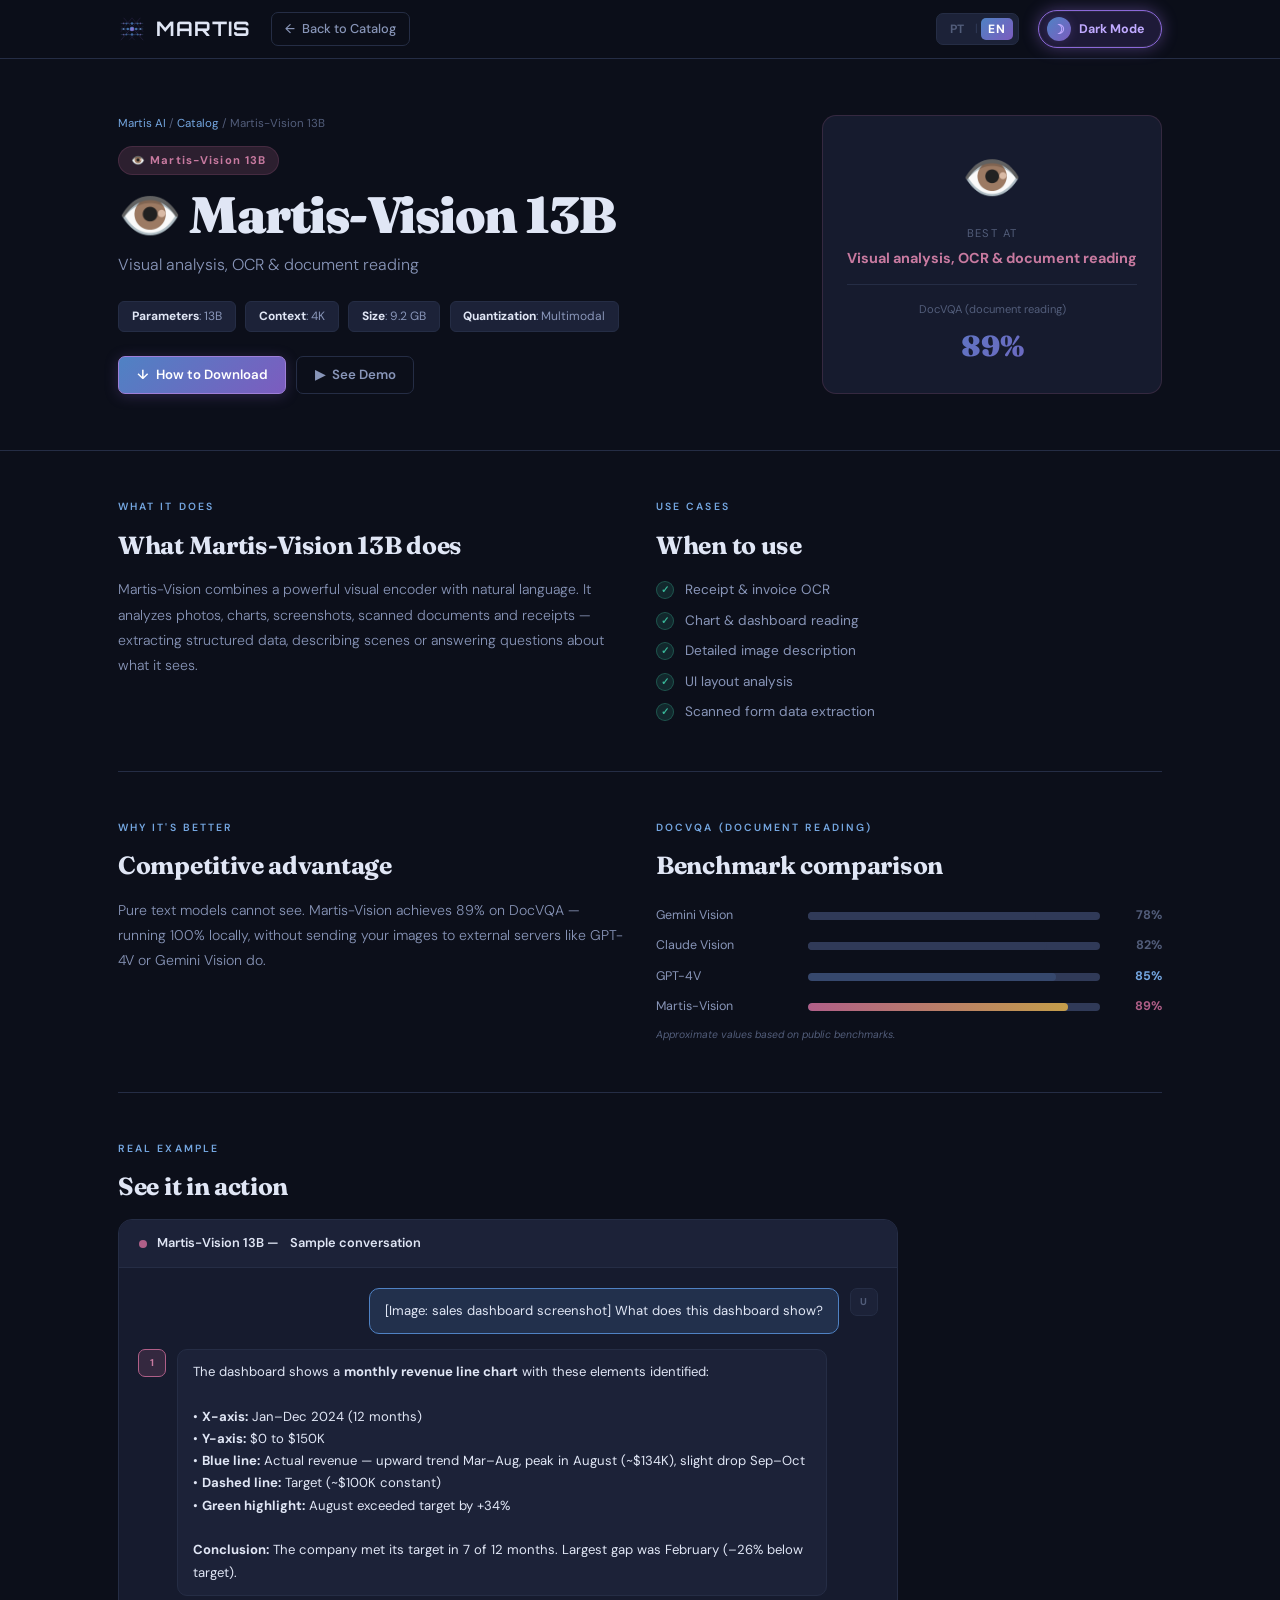
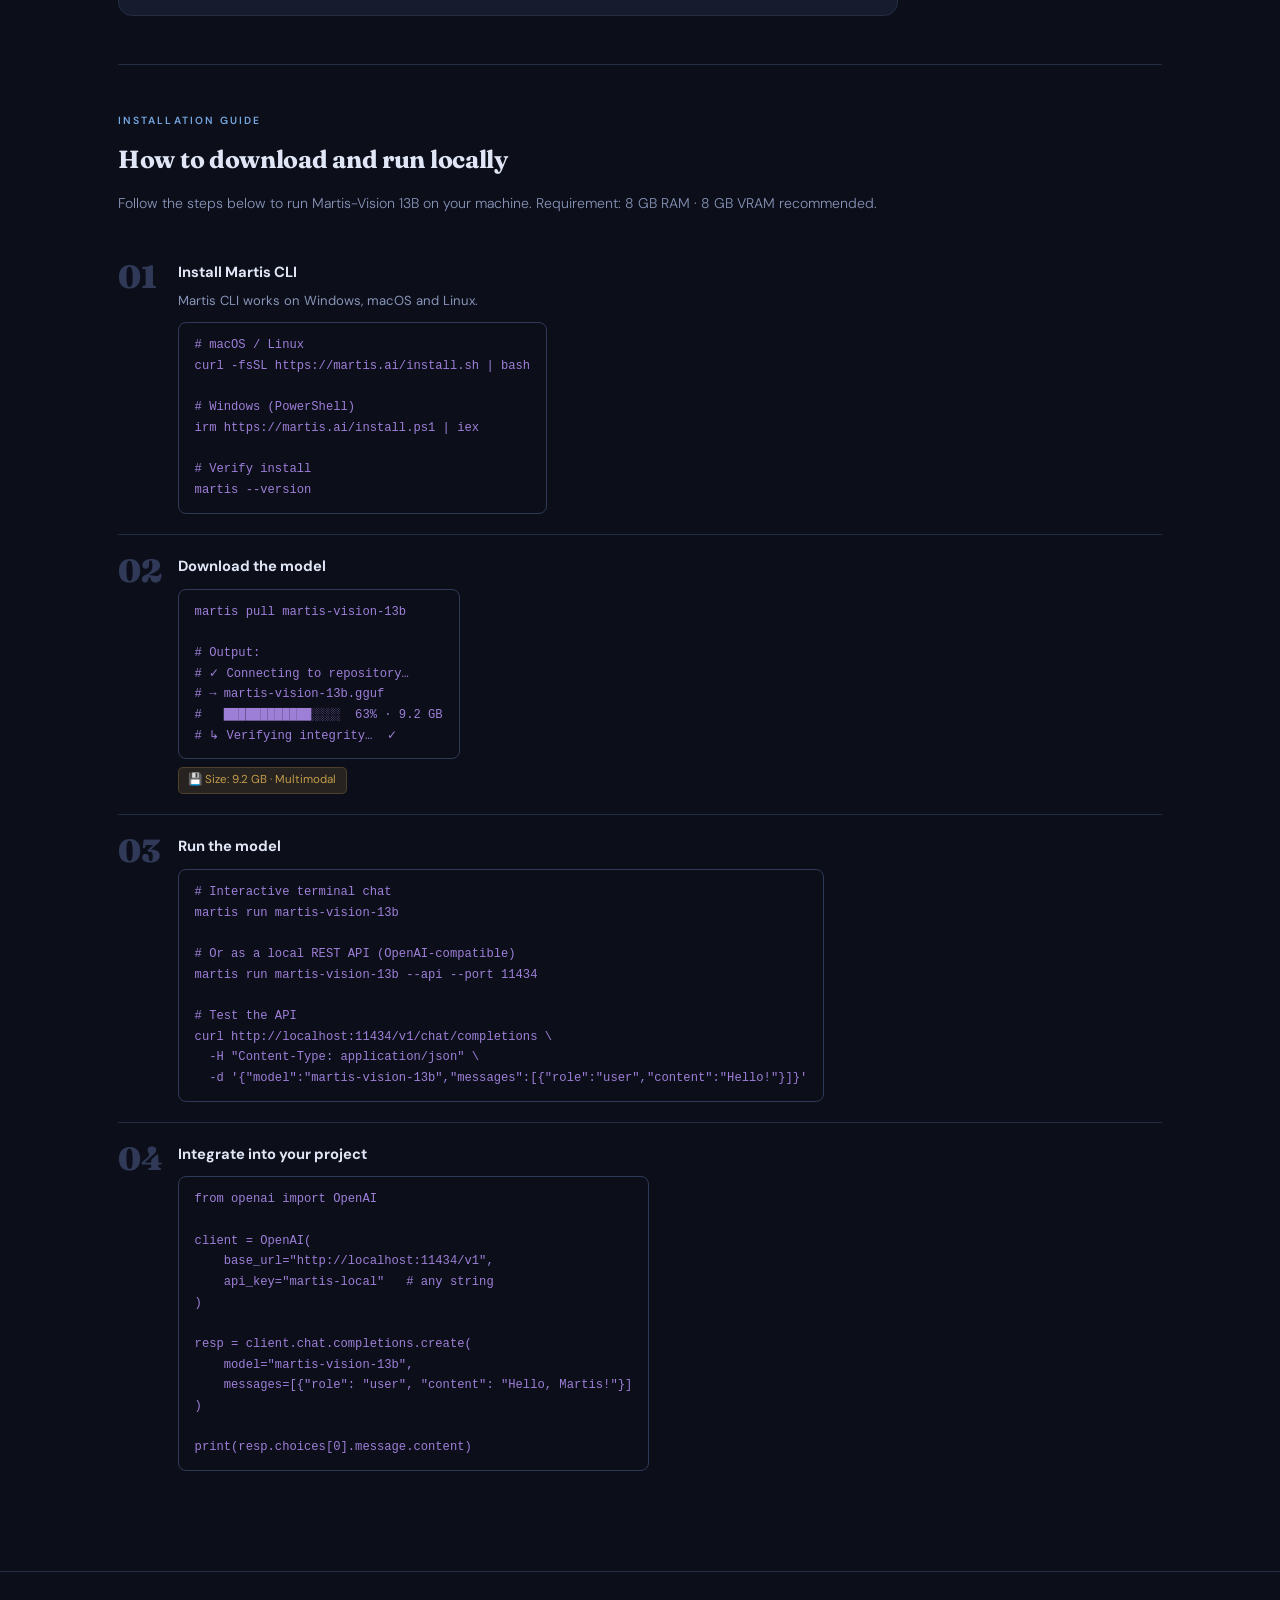
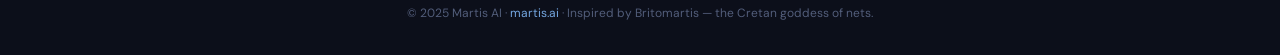
<file: pages/martis-model-vision.html>
<!DOCTYPE html>
<html lang="en" data-theme="dark" data-lang="en">
<head>
  <meta charset="UTF-8"/>
  <meta name="viewport" content="width=device-width, initial-scale=1.0"/>
  <title>Martis-Vision 13B — Martis AI</title>
  <link rel="stylesheet" href="../styles/tokens.css"/>
  <link rel="stylesheet" href="../styles/model.css"/>
</head>
<body>

<nav>
  <div class="wrap nav-inner">
    <a href="../index.html" class="logo-link">
      <svg width="28" height="28" viewBox="0 0 40 40" fill="none">
        <defs>
          <linearGradient id="net-grad" x1="0%" y1="0%" x2="100%" y2="100%">
            <stop offset="0%" stop-color="var(--accent)"/>
            <stop offset="100%" stop-color="var(--purple)"/>
          </linearGradient>
        </defs>
        <line x1="4" y1="12" x2="36" y2="12" stroke="var(--accent)"  stroke-width=".8" opacity=".45"/>
        <line x1="4" y1="20" x2="36" y2="20" stroke="var(--accent)"  stroke-width=".8" opacity=".55"/>
        <line x1="4" y1="28" x2="36" y2="28" stroke="var(--accent)"  stroke-width=".8" opacity=".45"/>
        <line x1="8"  y1="4"  x2="36" y2="36" stroke="var(--purple)" stroke-width=".7" opacity=".35"/>
        <line x1="32" y1="4"  x2="4"  y2="36" stroke="var(--purple)" stroke-width=".7" opacity=".35"/>
        <line x1="20" y1="4"  x2="36" y2="24" stroke="var(--purple)" stroke-width=".7" opacity=".28"/>
        <line x1="20" y1="4"  x2="4"  y2="24" stroke="var(--purple)" stroke-width=".7" opacity=".28"/>
        <line x1="4"  y1="16" x2="24" y2="36" stroke="var(--purple)" stroke-width=".7" opacity=".28"/>
        <line x1="36" y1="16" x2="16" y2="36" stroke="var(--purple)" stroke-width=".7" opacity=".28"/>
        <circle cx="12" cy="12" r="1.4" fill="var(--accent)"    opacity=".6"/>
        <circle cx="20" cy="12" r="1.8" fill="var(--accent)"    opacity=".75"/>
        <circle cx="28" cy="12" r="1.4" fill="var(--accent)"    opacity=".6"/>
        <circle cx="8"  cy="20" r="1.4" fill="var(--accent-lt)" opacity=".65"/>
        <circle cx="14" cy="20" r="1.8" fill="var(--accent)"    opacity=".8"/>
        <circle cx="20" cy="20" r="3.2" fill="url(#net-grad)"   opacity="1"/>
        <circle cx="26" cy="20" r="1.8" fill="var(--accent)"    opacity=".8"/>
        <circle cx="32" cy="20" r="1.4" fill="var(--accent-lt)" opacity=".65"/>
        <circle cx="12" cy="28" r="1.4" fill="var(--accent)"    opacity=".6"/>
        <circle cx="20" cy="28" r="1.8" fill="var(--accent)"    opacity=".75"/>
        <circle cx="28" cy="28" r="1.4" fill="var(--accent)"    opacity=".6"/>
        <circle cx="8"  cy="12" r="1.2" fill="var(--purple-lt)" opacity=".5"/>
        <circle cx="32" cy="12" r="1.2" fill="var(--purple-lt)" opacity=".5"/>
        <circle cx="8"  cy="28" r="1.2" fill="var(--purple-lt)" opacity=".5"/>
        <circle cx="32" cy="28" r="1.2" fill="var(--purple-lt)" opacity=".5"/>
        <circle cx="20" cy="20" r="1.5" fill="var(--purple-lt)" opacity=".7"/>
      </svg>
      <div class="logo-text">Martis</div>
    </a>
    <a href="../index.html#catalog" class="back-btn">← <span data-pt="Voltar ao Catálogo" data-en="Back to Catalog">Back to Catalog</span></a>
    <div class="lang-toggle">
      <button class="lang-btn" id="btnPT" onclick="setLang('pt')">PT</button>
      <span class="lang-sep">|</span>
      <button class="lang-btn active" id="btnEN" onclick="setLang('en')">EN</button>
    </div>
    <button class="theme-toggle" onclick="toggleTheme()">
      <div class="toggle-orb" id="toggleOrb">☽</div>
      <span id="toggleLabel" data-pt="Modo Escuro" data-en="Dark Mode">Dark Mode</span>
    </button>
  </div>
</nav>

<section class="model-hero">
  <div class="wrap">
    <div class="model-hero-inner">
      <div>
        <div class="model-breadcrumb">
          <a href="../index.html">Martis AI</a> /
          <a href="../index.html#catalog" data-pt="Catálogo" data-en="Catalog">Catalog</a> /
          Martis-Vision 13B
        </div>
        <div class="model-eyebrow" style="background:rgba(176,95,136,.2);color:#c87aa0;border-color:rgba(176,95,136,.2)">👁️ Martis-Vision 13B</div>
        <h1 class="model-title">👁️ Martis-Vision 13B</h1>
        <p class="model-tagline" data-pt="Análise visual, OCR e leitura de documentos" data-en="Visual analysis, OCR & document reading">Visual analysis, OCR & document reading</p>
        <div class="model-specs">
          <div class="spec-pill"><strong data-pt="Parâmetros" data-en="Parameters">Parameters</strong>: 13B</div>
          <div class="spec-pill"><strong data-pt="Contexto" data-en="Context">Context</strong>: 4K</div>
          <div class="spec-pill"><strong data-pt="Tamanho" data-en="Size">Size</strong>: 9.2 GB</div>
          <div class="spec-pill"><strong data-pt="Quantização" data-en="Quantization">Quantization</strong>: Multimodal</div>
        </div>
        <div class="hero-actions">
          <a href="#tutorial" class="btn btn-primary">↓ <span data-pt="Como Baixar" data-en="How to Download">How to Download</span></a>
          <a href="#demo"     class="btn btn-ghost">▶ <span data-pt="Ver Demo" data-en="See Demo">See Demo</span></a>
        </div>
      </div>
      <div style="background:var(--surface);border:1px solid rgba(176,95,136,.2);border-radius:14px;padding:1.5rem;min-width:220px;text-align:center">
        <div style="font-size:3rem;margin-bottom:.5rem">👁️</div>
        <div style="font-size:.7rem;color:var(--text3);letter-spacing:.12em;text-transform:uppercase;margin-bottom:.3rem" data-pt="Melhor em" data-en="Best at">Best at</div>
        <div style="font-size:.9rem;font-weight:700;color:#c87aa0;line-height:1.4" data-pt="Análise visual, OCR e leitura de documentos" data-en="Visual analysis, OCR & document reading">Visual analysis, OCR & document reading</div>
        <div style="margin-top:1rem;padding-top:1rem;border-top:1px solid var(--border)">
          <div style="font-size:.7rem;color:var(--text3);margin-bottom:.3rem">DocVQA (document reading)</div>
          <div style="font-size:1.8rem;font-family:'Fraunces',serif;font-weight:900;background:var(--grad);-webkit-background-clip:text;-webkit-text-fill-color:transparent;background-clip:text">89%</div>
        </div>
      </div>
    </div>
  </div>
</section>

<div class="wrap">

  <section class="page-section">
    <div class="grid-2">
      <div>
        <div class="sec-label" data-pt="O que é" data-en="What it does">What it does</div>
        <h2 class="sec-h2" data-pt="O que o Martis-Vision 13B faz" data-en="What Martis-Vision 13B does">What Martis-Vision 13B does</h2>
        <p class="sec-p" data-pt="O Martis-Vision combina um encoder visual com linguagem natural. Analisa fotos, gráficos, capturas de tela e documentos digitalizados, extraindo dados estruturados." data-en="Martis-Vision combines a powerful visual encoder with natural language. It analyzes photos, charts, screenshots, scanned documents and receipts — extracting structured data, describing scenes or answering questions about what it sees.">Martis-Vision combines a powerful visual encoder with natural language. It analyzes photos, charts, screenshots, scanned documents and receipts — extracting structured data, describing scenes or answering questions about what it sees.</p>
      </div>
      <div>
        <div class="sec-label" data-pt="Casos de uso" data-en="Use cases">Use cases</div>
        <h2 class="sec-h2" data-pt="Quando usar" data-en="When to use">When to use</h2>
        <ul class="use-list"><li><div class="use-dot">✓</div><span data-pt="OCR de notas fiscais e recibos" data-en="Receipt & invoice OCR">Receipt & invoice OCR</span></li>
<li><div class="use-dot">✓</div><span data-pt="Leitura de gráficos e dashboards" data-en="Chart & dashboard reading">Chart & dashboard reading</span></li>
<li><div class="use-dot">✓</div><span data-pt="Descrição detalhada de imagens" data-en="Detailed image description">Detailed image description</span></li>
<li><div class="use-dot">✓</div><span data-pt="Análise de layouts de interface" data-en="UI layout analysis">UI layout analysis</span></li>
<li><div class="use-dot">✓</div><span data-pt="Extração de dados de formulários" data-en="Scanned form data extraction">Scanned form data extraction</span></li>
</ul>
      </div>
    </div>
  </section>

  <section class="page-section">
    <div class="grid-2">
      <div>
        <div class="sec-label" data-pt="Por que é melhor" data-en="Why it's better">Why it's better</div>
        <h2 class="sec-h2" data-pt="Vantagem competitiva" data-en="Competitive advantage">Competitive advantage</h2>
        <p class="sec-p" data-pt="Modelos de texto puro simplesmente não enxergam. O Martis-Vision atinge 89% no DocVQA — rodando 100% local, sem enviar suas imagens para servidores externos." data-en="Pure text models cannot see. Martis-Vision achieves 89% on DocVQA — running 100% locally, without sending your images to external servers like GPT-4V or Gemini Vision do.">Pure text models cannot see. Martis-Vision achieves 89% on DocVQA — running 100% locally, without sending your images to external servers like GPT-4V or Gemini Vision do.</p>
      </div>
      <div>
        <div class="sec-label">DocVQA (document reading)</div>
        <h2 class="sec-h2" data-pt="Comparativo de benchmark" data-en="Benchmark comparison">Benchmark comparison</h2>
        <div class="bench-section">
        <div class="bench-row">
          <span class="bench-label">Gemini Vision</span>
          <div class="bench-bar"><div class="bench-fill" style="width:78%;background:var(--border2)"></div></div>
          <span class="bench-val" style="color:var(--text3)">78%</span>
        </div>
        <div class="bench-row">
          <span class="bench-label">Claude Vision</span>
          <div class="bench-bar"><div class="bench-fill" style="width:82%;background:var(--border2)"></div></div>
          <span class="bench-val" style="color:var(--text3)">82%</span>
        </div>
        <div class="bench-row">
          <span class="bench-label">GPT-4V</span>
          <div class="bench-bar"><div class="bench-fill" style="width:85%;background:var(--accent-dim)"></div></div>
          <span class="bench-val" style="color:var(--accent-lt)">85%</span>
        </div>
        <div class="bench-row">
          <span class="bench-label">Martis-Vision</span>
          <div class="bench-bar"><div class="bench-fill" style="width:89%;background:linear-gradient(90deg,var(--rose),var(--amber))"></div></div>
          <span class="bench-val" style="color:var(--rose)">89%</span>
        </div>
          <div class="bench-note" data-pt="Valores aproximados baseados em benchmarks públicos." data-en="Approximate values based on public benchmarks.">Approximate values based on public benchmarks.</div>
        </div>
      </div>
    </div>
  </section>

  <section class="page-section" id="demo">
    <div class="sec-label" data-pt="Exemplo real" data-en="Real example">Real example</div>
    <h2 class="sec-h2" data-pt="Veja em ação" data-en="See it in action">See it in action</h2>
    <div class="demo-box" style="max-width:780px">
      <div class="demo-box-header">
        <div class="demo-dot" style="background:#b05f88"></div>
        Martis-Vision 13B — <span data-pt="Conversa de exemplo" data-en="Sample conversation">Sample conversation</span>
      </div>
      <div class="demo-msgs">
        <div class="dm dm-u">
          <div class="dm-av">U</div>
          <div class="dm-bub" data-pt="[Imagem: captura de tela de dashboard de vendas] O que esse dashboard mostra?" data-en="[Image: sales dashboard screenshot] What does this dashboard show?">[Image: sales dashboard screenshot] What does this dashboard show?</div>
        </div>
        <div class="dm dm-ai">
          <div class="dm-av" style="background:rgba(176,95,136,.2);border-color:#b05f88;color:#c87aa0">1</div>
          <div class="dm-bub">The dashboard shows a <strong>monthly revenue line chart</strong> with these elements identified:<br><br>• <strong>X-axis:</strong> Jan–Dec 2024 (12 months)<br>• <strong>Y-axis:</strong> $0 to $150K<br>• <strong>Blue line:</strong> Actual revenue — upward trend Mar–Aug, peak in August (~$134K), slight drop Sep–Oct<br>• <strong>Dashed line:</strong> Target (~$100K constant)<br>• <strong>Green highlight:</strong> August exceeded target by +34%<br><br><strong>Conclusion:</strong> The company met its target in 7 of 12 months. Largest gap was February (–26% below target).</div>
        </div>
      </div>
    </div>
  </section>

  <section class="page-section" id="tutorial">
    <div class="sec-label" data-pt="Guia de instalação" data-en="Installation guide">Installation guide</div>
    <h2 class="sec-h2" data-pt="Como baixar e rodar localmente" data-en="How to download and run locally">How to download and run locally</h2>
    <p class="sec-p" style="margin-bottom:1.5rem">
      <span data-pt="Siga os passos abaixo para rodar o Martis-Vision 13B no seu computador. Requisito: 8 GB RAM · 8 GB VRAM recomendado." data-en="Follow the steps below to run Martis-Vision 13B on your machine. Requirement: 8 GB RAM · 8 GB VRAM recommended.">Follow the steps below to run Martis-Vision 13B on your machine. Requirement: 8 GB RAM · 8 GB VRAM recommended.</span>
    </p>

    <div class="tut-step">
      <div class="tut-num">01</div>
      <div class="tut-body">
        <h4 data-pt="Instale o Martis CLI" data-en="Install Martis CLI">Install Martis CLI</h4>
        <p data-pt="O Martis CLI funciona em Windows, macOS e Linux." data-en="Martis CLI works on Windows, macOS and Linux.">Martis CLI works on Windows, macOS and Linux.</p>
        <div class="tut-code"># macOS / Linux
curl -fsSL https://martis.ai/install.sh | bash

# Windows (PowerShell)
irm https://martis.ai/install.ps1 | iex

# Verify install
martis --version</div>
      </div>
    </div>

    <div class="tut-step">
      <div class="tut-num">02</div>
      <div class="tut-body">
        <h4 data-pt="Baixe o modelo" data-en="Download the model">Download the model</h4>
        <div class="tut-code">martis pull martis-vision-13b

# Output:
# ✓ Connecting to repository…
# → martis-vision-13b.gguf
#   ████████████░░░░  63% · 9.2 GB
# ↳ Verifying integrity…  ✓</div>
        <span class="tut-note">💾 Size: 9.2 GB · Multimodal</span>
      </div>
    </div>

    <div class="tut-step">
      <div class="tut-num">03</div>
      <div class="tut-body">
        <h4 data-pt="Rode o modelo" data-en="Run the model">Run the model</h4>
        <div class="tut-code"># Interactive terminal chat
martis run martis-vision-13b

# Or as a local REST API (OpenAI-compatible)
martis run martis-vision-13b --api --port 11434

# Test the API
curl http://localhost:11434/v1/chat/completions \
  -H "Content-Type: application/json" \
  -d '{"model":"martis-vision-13b","messages":[{"role":"user","content":"Hello!"}]}'</div>
      </div>
    </div>

    <div class="tut-step">
      <div class="tut-num">04</div>
      <div class="tut-body">
        <h4 data-pt="Integre no seu projeto" data-en="Integrate into your project">Integrate into your project</h4>
        <div class="tut-code">from openai import OpenAI

client = OpenAI(
    base_url="http://localhost:11434/v1",
    api_key="martis-local"   # any string
)

resp = client.chat.completions.create(
    model="martis-vision-13b",
    messages=[{"role": "user", "content": "Hello, Martis!"}]
)

print(resp.choices[0].message.content)</div>
      </div>
    </div>

  </section>

</div>

<footer>
  <div class="wrap">
    <p>© 2025 Martis AI · <a href="../index.html">martis.ai</a> ·
    <span data-pt="Inspirado em Britomártis — a deusa cretense das redes." data-en="Inspired by Britomartis — the Cretan goddess of nets.">Inspired by Britomartis — the Cretan goddess of nets.</span></p>
  </div>
</footer>

<script src="../scripts/shared.js"></script>
</body>
</html>
</file>
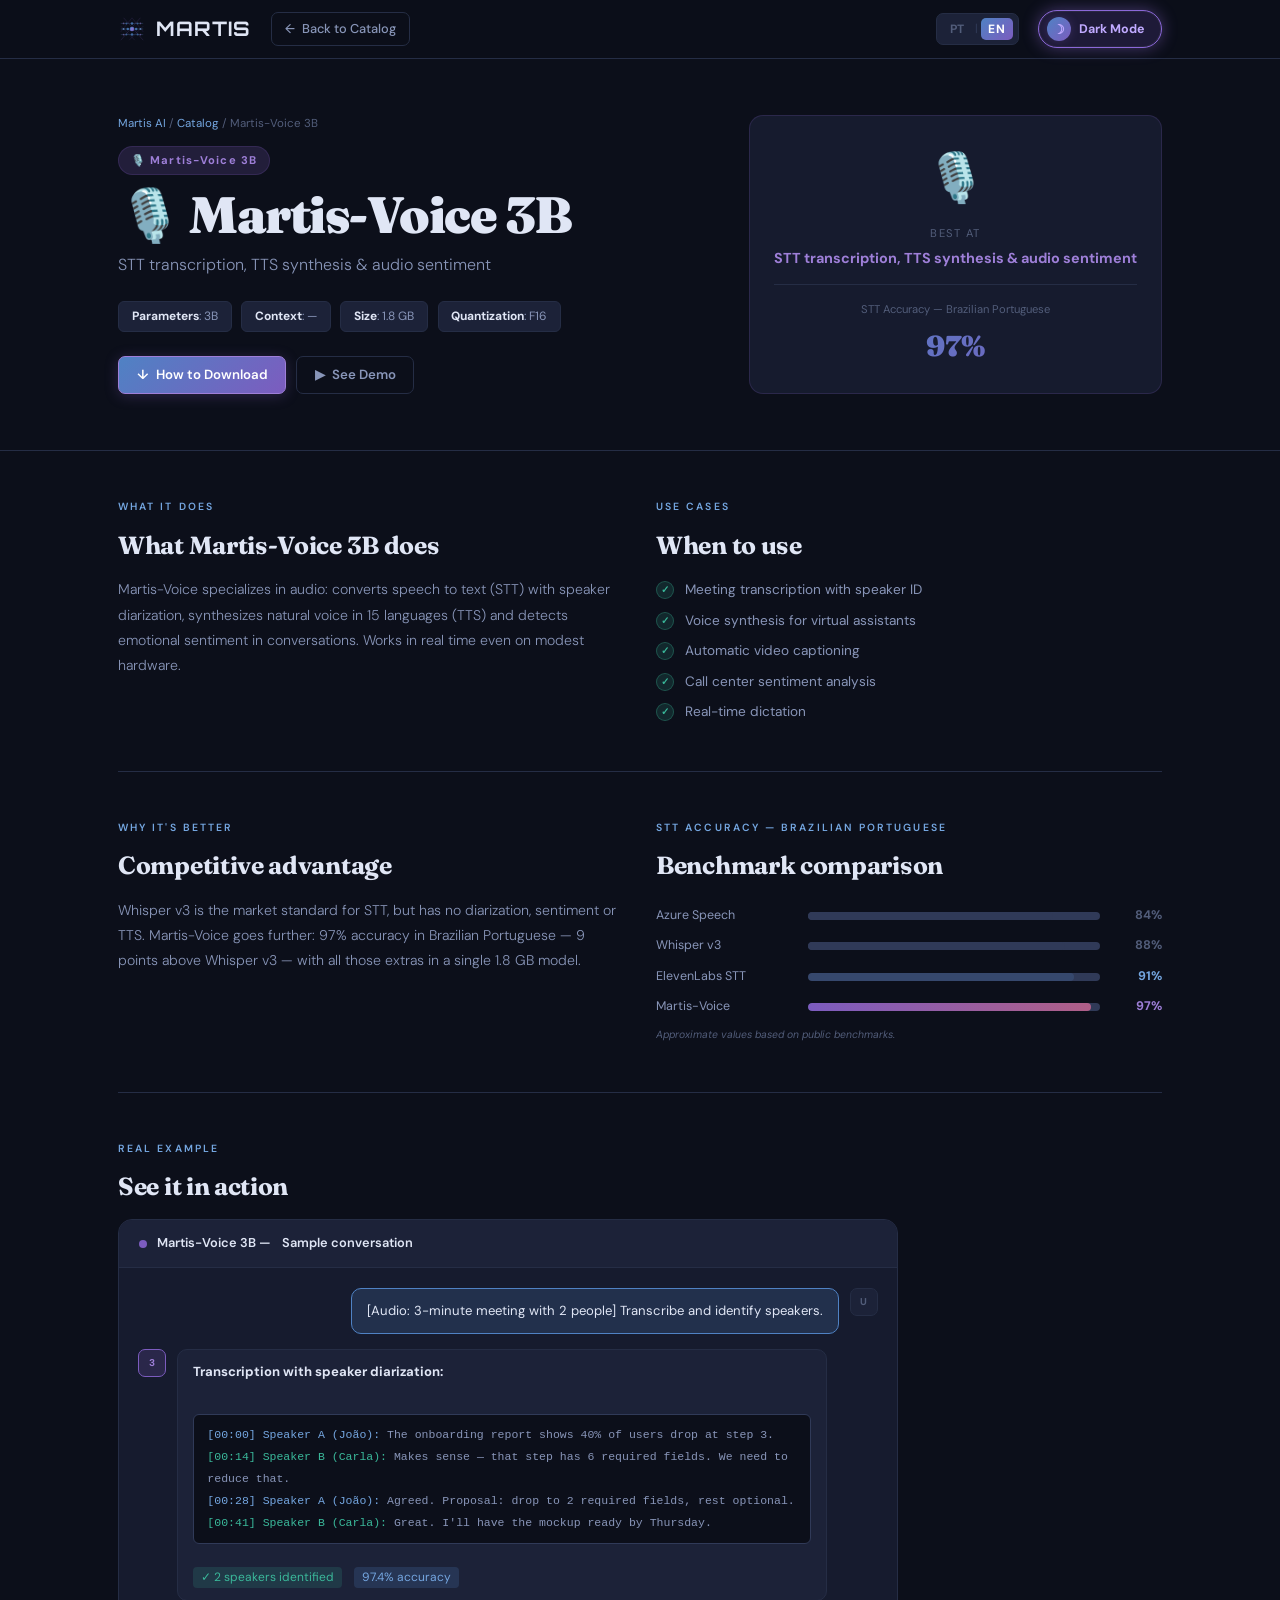
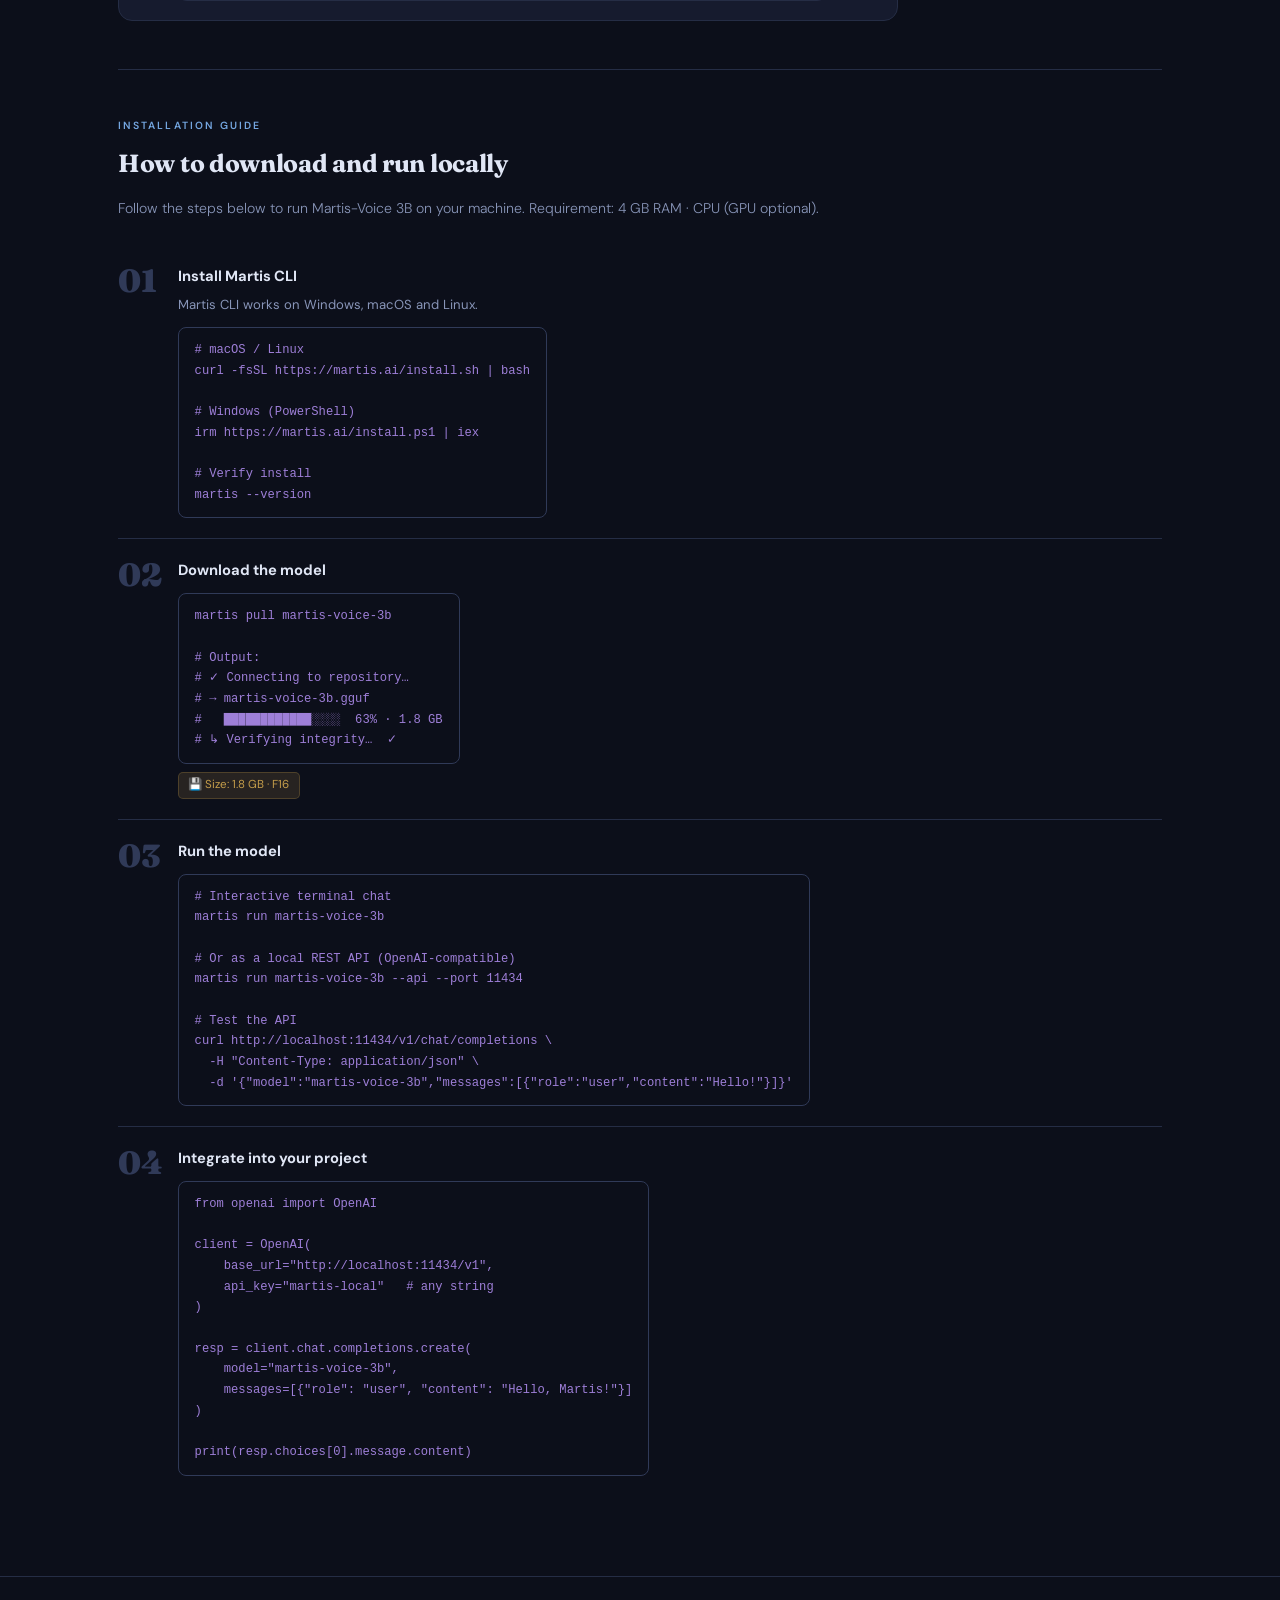
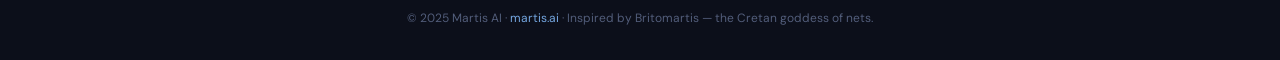
<file: pages/martis-model-voice.html>
<!DOCTYPE html>
<html lang="en" data-theme="dark" data-lang="en">
<head>
  <meta charset="UTF-8"/>
  <meta name="viewport" content="width=device-width, initial-scale=1.0"/>
  <title>Martis-Voice 3B — Martis AI</title>
  <link rel="stylesheet" href="../styles/tokens.css"/>
  <link rel="stylesheet" href="../styles/model.css"/>
</head>
<body>

<nav>
  <div class="wrap nav-inner">
    <a href="../index.html" class="logo-link">
      <svg width="28" height="28" viewBox="0 0 40 40" fill="none">
        <defs>
          <linearGradient id="net-grad" x1="0%" y1="0%" x2="100%" y2="100%">
            <stop offset="0%" stop-color="var(--accent)"/>
            <stop offset="100%" stop-color="var(--purple)"/>
          </linearGradient>
        </defs>
        <line x1="4" y1="12" x2="36" y2="12" stroke="var(--accent)"  stroke-width=".8" opacity=".45"/>
        <line x1="4" y1="20" x2="36" y2="20" stroke="var(--accent)"  stroke-width=".8" opacity=".55"/>
        <line x1="4" y1="28" x2="36" y2="28" stroke="var(--accent)"  stroke-width=".8" opacity=".45"/>
        <line x1="8"  y1="4"  x2="36" y2="36" stroke="var(--purple)" stroke-width=".7" opacity=".35"/>
        <line x1="32" y1="4"  x2="4"  y2="36" stroke="var(--purple)" stroke-width=".7" opacity=".35"/>
        <line x1="20" y1="4"  x2="36" y2="24" stroke="var(--purple)" stroke-width=".7" opacity=".28"/>
        <line x1="20" y1="4"  x2="4"  y2="24" stroke="var(--purple)" stroke-width=".7" opacity=".28"/>
        <line x1="4"  y1="16" x2="24" y2="36" stroke="var(--purple)" stroke-width=".7" opacity=".28"/>
        <line x1="36" y1="16" x2="16" y2="36" stroke="var(--purple)" stroke-width=".7" opacity=".28"/>
        <circle cx="12" cy="12" r="1.4" fill="var(--accent)"    opacity=".6"/>
        <circle cx="20" cy="12" r="1.8" fill="var(--accent)"    opacity=".75"/>
        <circle cx="28" cy="12" r="1.4" fill="var(--accent)"    opacity=".6"/>
        <circle cx="8"  cy="20" r="1.4" fill="var(--accent-lt)" opacity=".65"/>
        <circle cx="14" cy="20" r="1.8" fill="var(--accent)"    opacity=".8"/>
        <circle cx="20" cy="20" r="3.2" fill="url(#net-grad)"   opacity="1"/>
        <circle cx="26" cy="20" r="1.8" fill="var(--accent)"    opacity=".8"/>
        <circle cx="32" cy="20" r="1.4" fill="var(--accent-lt)" opacity=".65"/>
        <circle cx="12" cy="28" r="1.4" fill="var(--accent)"    opacity=".6"/>
        <circle cx="20" cy="28" r="1.8" fill="var(--accent)"    opacity=".75"/>
        <circle cx="28" cy="28" r="1.4" fill="var(--accent)"    opacity=".6"/>
        <circle cx="8"  cy="12" r="1.2" fill="var(--purple-lt)" opacity=".5"/>
        <circle cx="32" cy="12" r="1.2" fill="var(--purple-lt)" opacity=".5"/>
        <circle cx="8"  cy="28" r="1.2" fill="var(--purple-lt)" opacity=".5"/>
        <circle cx="32" cy="28" r="1.2" fill="var(--purple-lt)" opacity=".5"/>
        <circle cx="20" cy="20" r="1.5" fill="var(--purple-lt)" opacity=".7"/>
      </svg>
      <div class="logo-text">Martis</div>
    </a>
    <a href="../index.html#catalog" class="back-btn">← <span data-pt="Voltar ao Catálogo" data-en="Back to Catalog">Back to Catalog</span></a>
    <div class="lang-toggle">
      <button class="lang-btn" id="btnPT" onclick="setLang('pt')">PT</button>
      <span class="lang-sep">|</span>
      <button class="lang-btn active" id="btnEN" onclick="setLang('en')">EN</button>
    </div>
    <button class="theme-toggle" onclick="toggleTheme()">
      <div class="toggle-orb" id="toggleOrb">☽</div>
      <span id="toggleLabel" data-pt="Modo Escuro" data-en="Dark Mode">Dark Mode</span>
    </button>
  </div>
</nav>

<section class="model-hero">
  <div class="wrap">
    <div class="model-hero-inner">
      <div>
        <div class="model-breadcrumb">
          <a href="../index.html">Martis AI</a> /
          <a href="../index.html#catalog" data-pt="Catálogo" data-en="Catalog">Catalog</a> /
          Martis-Voice 3B
        </div>
        <div class="model-eyebrow" style="background:rgba(124,92,191,.2);color:#9e7fd8;border-color:rgba(124,92,191,.2)">🎙️ Martis-Voice 3B</div>
        <h1 class="model-title">🎙️ Martis-Voice 3B</h1>
        <p class="model-tagline" data-pt="Transcrição STT, síntese TTS e sentimento em áudio" data-en="STT transcription, TTS synthesis & audio sentiment">STT transcription, TTS synthesis & audio sentiment</p>
        <div class="model-specs">
          <div class="spec-pill"><strong data-pt="Parâmetros" data-en="Parameters">Parameters</strong>: 3B</div>
          <div class="spec-pill"><strong data-pt="Contexto" data-en="Context">Context</strong>: —</div>
          <div class="spec-pill"><strong data-pt="Tamanho" data-en="Size">Size</strong>: 1.8 GB</div>
          <div class="spec-pill"><strong data-pt="Quantização" data-en="Quantization">Quantization</strong>: F16</div>
        </div>
        <div class="hero-actions">
          <a href="#tutorial" class="btn btn-primary">↓ <span data-pt="Como Baixar" data-en="How to Download">How to Download</span></a>
          <a href="#demo"     class="btn btn-ghost">▶ <span data-pt="Ver Demo" data-en="See Demo">See Demo</span></a>
        </div>
      </div>
      <div style="background:var(--surface);border:1px solid rgba(124,92,191,.2);border-radius:14px;padding:1.5rem;min-width:220px;text-align:center">
        <div style="font-size:3rem;margin-bottom:.5rem">🎙️</div>
        <div style="font-size:.7rem;color:var(--text3);letter-spacing:.12em;text-transform:uppercase;margin-bottom:.3rem" data-pt="Melhor em" data-en="Best at">Best at</div>
        <div style="font-size:.9rem;font-weight:700;color:#9e7fd8;line-height:1.4" data-pt="Transcrição STT, síntese TTS e sentimento em áudio" data-en="STT transcription, TTS synthesis & audio sentiment">STT transcription, TTS synthesis & audio sentiment</div>
        <div style="margin-top:1rem;padding-top:1rem;border-top:1px solid var(--border)">
          <div style="font-size:.7rem;color:var(--text3);margin-bottom:.3rem">STT Accuracy — Brazilian Portuguese</div>
          <div style="font-size:1.8rem;font-family:'Fraunces',serif;font-weight:900;background:var(--grad);-webkit-background-clip:text;-webkit-text-fill-color:transparent;background-clip:text">97%</div>
        </div>
      </div>
    </div>
  </div>
</section>

<div class="wrap">

  <section class="page-section">
    <div class="grid-2">
      <div>
        <div class="sec-label" data-pt="O que é" data-en="What it does">What it does</div>
        <h2 class="sec-h2" data-pt="O que o Martis-Voice 3B faz" data-en="What Martis-Voice 3B does">What Martis-Voice 3B does</h2>
        <p class="sec-p" data-pt="O Martis-Voice é especializado em áudio: converte fala em texto com diarização de speakers, sintetiza voz natural em 15 idiomas e detecta sentimento emocional em conversas." data-en="Martis-Voice specializes in audio: converts speech to text (STT) with speaker diarization, synthesizes natural voice in 15 languages (TTS) and detects emotional sentiment in conversations. Works in real time even on modest hardware.">Martis-Voice specializes in audio: converts speech to text (STT) with speaker diarization, synthesizes natural voice in 15 languages (TTS) and detects emotional sentiment in conversations. Works in real time even on modest hardware.</p>
      </div>
      <div>
        <div class="sec-label" data-pt="Casos de uso" data-en="Use cases">Use cases</div>
        <h2 class="sec-h2" data-pt="Quando usar" data-en="When to use">When to use</h2>
        <ul class="use-list"><li><div class="use-dot">✓</div><span data-pt="Transcrição de reuniões com identificação" data-en="Meeting transcription with speaker ID">Meeting transcription with speaker ID</span></li>
<li><div class="use-dot">✓</div><span data-pt="Síntese de voz para assistentes virtuais" data-en="Voice synthesis for virtual assistants">Voice synthesis for virtual assistants</span></li>
<li><div class="use-dot">✓</div><span data-pt="Legendagem automática de vídeos" data-en="Automatic video captioning">Automatic video captioning</span></li>
<li><div class="use-dot">✓</div><span data-pt="Análise de sentimento em call centers" data-en="Call center sentiment analysis">Call center sentiment analysis</span></li>
<li><div class="use-dot">✓</div><span data-pt="Ditado em tempo real" data-en="Real-time dictation">Real-time dictation</span></li>
</ul>
      </div>
    </div>
  </section>

  <section class="page-section">
    <div class="grid-2">
      <div>
        <div class="sec-label" data-pt="Por que é melhor" data-en="Why it's better">Why it's better</div>
        <h2 class="sec-h2" data-pt="Vantagem competitiva" data-en="Competitive advantage">Competitive advantage</h2>
        <p class="sec-p" data-pt="Whisper v3 é o padrão para STT, mas não inclui diarização, sentimento ou TTS. O Martis-Voice vai além: 97% de precisão em Português Brasileiro — 9 pontos acima do Whisper v3." data-en="Whisper v3 is the market standard for STT, but has no diarization, sentiment or TTS. Martis-Voice goes further: 97% accuracy in Brazilian Portuguese — 9 points above Whisper v3 — with all those extras in a single 1.8 GB model.">Whisper v3 is the market standard for STT, but has no diarization, sentiment or TTS. Martis-Voice goes further: 97% accuracy in Brazilian Portuguese — 9 points above Whisper v3 — with all those extras in a single 1.8 GB model.</p>
      </div>
      <div>
        <div class="sec-label">STT Accuracy — Brazilian Portuguese</div>
        <h2 class="sec-h2" data-pt="Comparativo de benchmark" data-en="Benchmark comparison">Benchmark comparison</h2>
        <div class="bench-section">
        <div class="bench-row">
          <span class="bench-label">Azure Speech</span>
          <div class="bench-bar"><div class="bench-fill" style="width:84%;background:var(--border2)"></div></div>
          <span class="bench-val" style="color:var(--text3)">84%</span>
        </div>
        <div class="bench-row">
          <span class="bench-label">Whisper v3</span>
          <div class="bench-bar"><div class="bench-fill" style="width:88%;background:var(--border2)"></div></div>
          <span class="bench-val" style="color:var(--text3)">88%</span>
        </div>
        <div class="bench-row">
          <span class="bench-label">ElevenLabs STT</span>
          <div class="bench-bar"><div class="bench-fill" style="width:91%;background:var(--accent-dim)"></div></div>
          <span class="bench-val" style="color:var(--accent-lt)">91%</span>
        </div>
        <div class="bench-row">
          <span class="bench-label">Martis-Voice</span>
          <div class="bench-bar"><div class="bench-fill" style="width:97%;background:linear-gradient(90deg,var(--purple),var(--rose))"></div></div>
          <span class="bench-val" style="color:var(--purple-lt)">97%</span>
        </div>
          <div class="bench-note" data-pt="Valores aproximados baseados em benchmarks públicos." data-en="Approximate values based on public benchmarks.">Approximate values based on public benchmarks.</div>
        </div>
      </div>
    </div>
  </section>

  <section class="page-section" id="demo">
    <div class="sec-label" data-pt="Exemplo real" data-en="Real example">Real example</div>
    <h2 class="sec-h2" data-pt="Veja em ação" data-en="See it in action">See it in action</h2>
    <div class="demo-box" style="max-width:780px">
      <div class="demo-box-header">
        <div class="demo-dot" style="background:#7c5cbf"></div>
        Martis-Voice 3B — <span data-pt="Conversa de exemplo" data-en="Sample conversation">Sample conversation</span>
      </div>
      <div class="demo-msgs">
        <div class="dm dm-u">
          <div class="dm-av">U</div>
          <div class="dm-bub" data-pt="[Áudio: reunião de 3 min com 2 pessoas] Transcreva e identifique os speakers." data-en="[Audio: 3-minute meeting with 2 people] Transcribe and identify speakers.">[Audio: 3-minute meeting with 2 people] Transcribe and identify speakers.</div>
        </div>
        <div class="dm dm-ai">
          <div class="dm-av" style="background:rgba(124,92,191,.2);border-color:#7c5cbf;color:#9e7fd8">3</div>
          <div class="dm-bub"><strong>Transcription with speaker diarization:</strong><br><br><div class='demo-code-inline' style='color:var(--text2);line-height:1.9'><span style='color:#74a6e0'>[00:00] Speaker A (João):</span> The onboarding report shows 40% of users drop at step 3.<br><span style='color:#3ab89a'>[00:14] Speaker B (Carla):</span> Makes sense — that step has 6 required fields. We need to reduce that.<br><span style='color:#74a6e0'>[00:28] Speaker A (João):</span> Agreed. Proposal: drop to 2 required fields, rest optional.<br><span style='color:#3ab89a'>[00:41] Speaker B (Carla):</span> Great. I'll have the mockup ready by Thursday.</div><br><span style='background:rgba(58,184,154,.15);color:#3ab89a;padding:.15rem .5rem;border-radius:4px;font-size:.75rem'>✓ 2 speakers identified</span> &nbsp; <span style='background:rgba(79,130,196,.2);color:#74a6e0;padding:.15rem .5rem;border-radius:4px;font-size:.75rem'>97.4% accuracy</span></div>
        </div>
      </div>
    </div>
  </section>

  <section class="page-section" id="tutorial">
    <div class="sec-label" data-pt="Guia de instalação" data-en="Installation guide">Installation guide</div>
    <h2 class="sec-h2" data-pt="Como baixar e rodar localmente" data-en="How to download and run locally">How to download and run locally</h2>
    <p class="sec-p" style="margin-bottom:1.5rem">
      <span data-pt="Siga os passos abaixo para rodar o Martis-Voice 3B no seu computador. Requisito: 4 GB RAM · CPU (GPU opcional)." data-en="Follow the steps below to run Martis-Voice 3B on your machine. Requirement: 4 GB RAM · CPU (GPU optional).">Follow the steps below to run Martis-Voice 3B on your machine. Requirement: 4 GB RAM · CPU (GPU optional).</span>
    </p>

    <div class="tut-step">
      <div class="tut-num">01</div>
      <div class="tut-body">
        <h4 data-pt="Instale o Martis CLI" data-en="Install Martis CLI">Install Martis CLI</h4>
        <p data-pt="O Martis CLI funciona em Windows, macOS e Linux." data-en="Martis CLI works on Windows, macOS and Linux.">Martis CLI works on Windows, macOS and Linux.</p>
        <div class="tut-code"># macOS / Linux
curl -fsSL https://martis.ai/install.sh | bash

# Windows (PowerShell)
irm https://martis.ai/install.ps1 | iex

# Verify install
martis --version</div>
      </div>
    </div>

    <div class="tut-step">
      <div class="tut-num">02</div>
      <div class="tut-body">
        <h4 data-pt="Baixe o modelo" data-en="Download the model">Download the model</h4>
        <div class="tut-code">martis pull martis-voice-3b

# Output:
# ✓ Connecting to repository…
# → martis-voice-3b.gguf
#   ████████████░░░░  63% · 1.8 GB
# ↳ Verifying integrity…  ✓</div>
        <span class="tut-note">💾 Size: 1.8 GB · F16</span>
      </div>
    </div>

    <div class="tut-step">
      <div class="tut-num">03</div>
      <div class="tut-body">
        <h4 data-pt="Rode o modelo" data-en="Run the model">Run the model</h4>
        <div class="tut-code"># Interactive terminal chat
martis run martis-voice-3b

# Or as a local REST API (OpenAI-compatible)
martis run martis-voice-3b --api --port 11434

# Test the API
curl http://localhost:11434/v1/chat/completions \
  -H "Content-Type: application/json" \
  -d '{"model":"martis-voice-3b","messages":[{"role":"user","content":"Hello!"}]}'</div>
      </div>
    </div>

    <div class="tut-step">
      <div class="tut-num">04</div>
      <div class="tut-body">
        <h4 data-pt="Integre no seu projeto" data-en="Integrate into your project">Integrate into your project</h4>
        <div class="tut-code">from openai import OpenAI

client = OpenAI(
    base_url="http://localhost:11434/v1",
    api_key="martis-local"   # any string
)

resp = client.chat.completions.create(
    model="martis-voice-3b",
    messages=[{"role": "user", "content": "Hello, Martis!"}]
)

print(resp.choices[0].message.content)</div>
      </div>
    </div>

  </section>

</div>

<footer>
  <div class="wrap">
    <p>© 2025 Martis AI · <a href="../index.html">martis.ai</a> ·
    <span data-pt="Inspirado em Britomártis — a deusa cretense das redes." data-en="Inspired by Britomartis — the Cretan goddess of nets.">Inspired by Britomartis — the Cretan goddess of nets.</span></p>
  </div>
</footer>

<script src="../scripts/shared.js"></script>
</body>
</html>
</file>
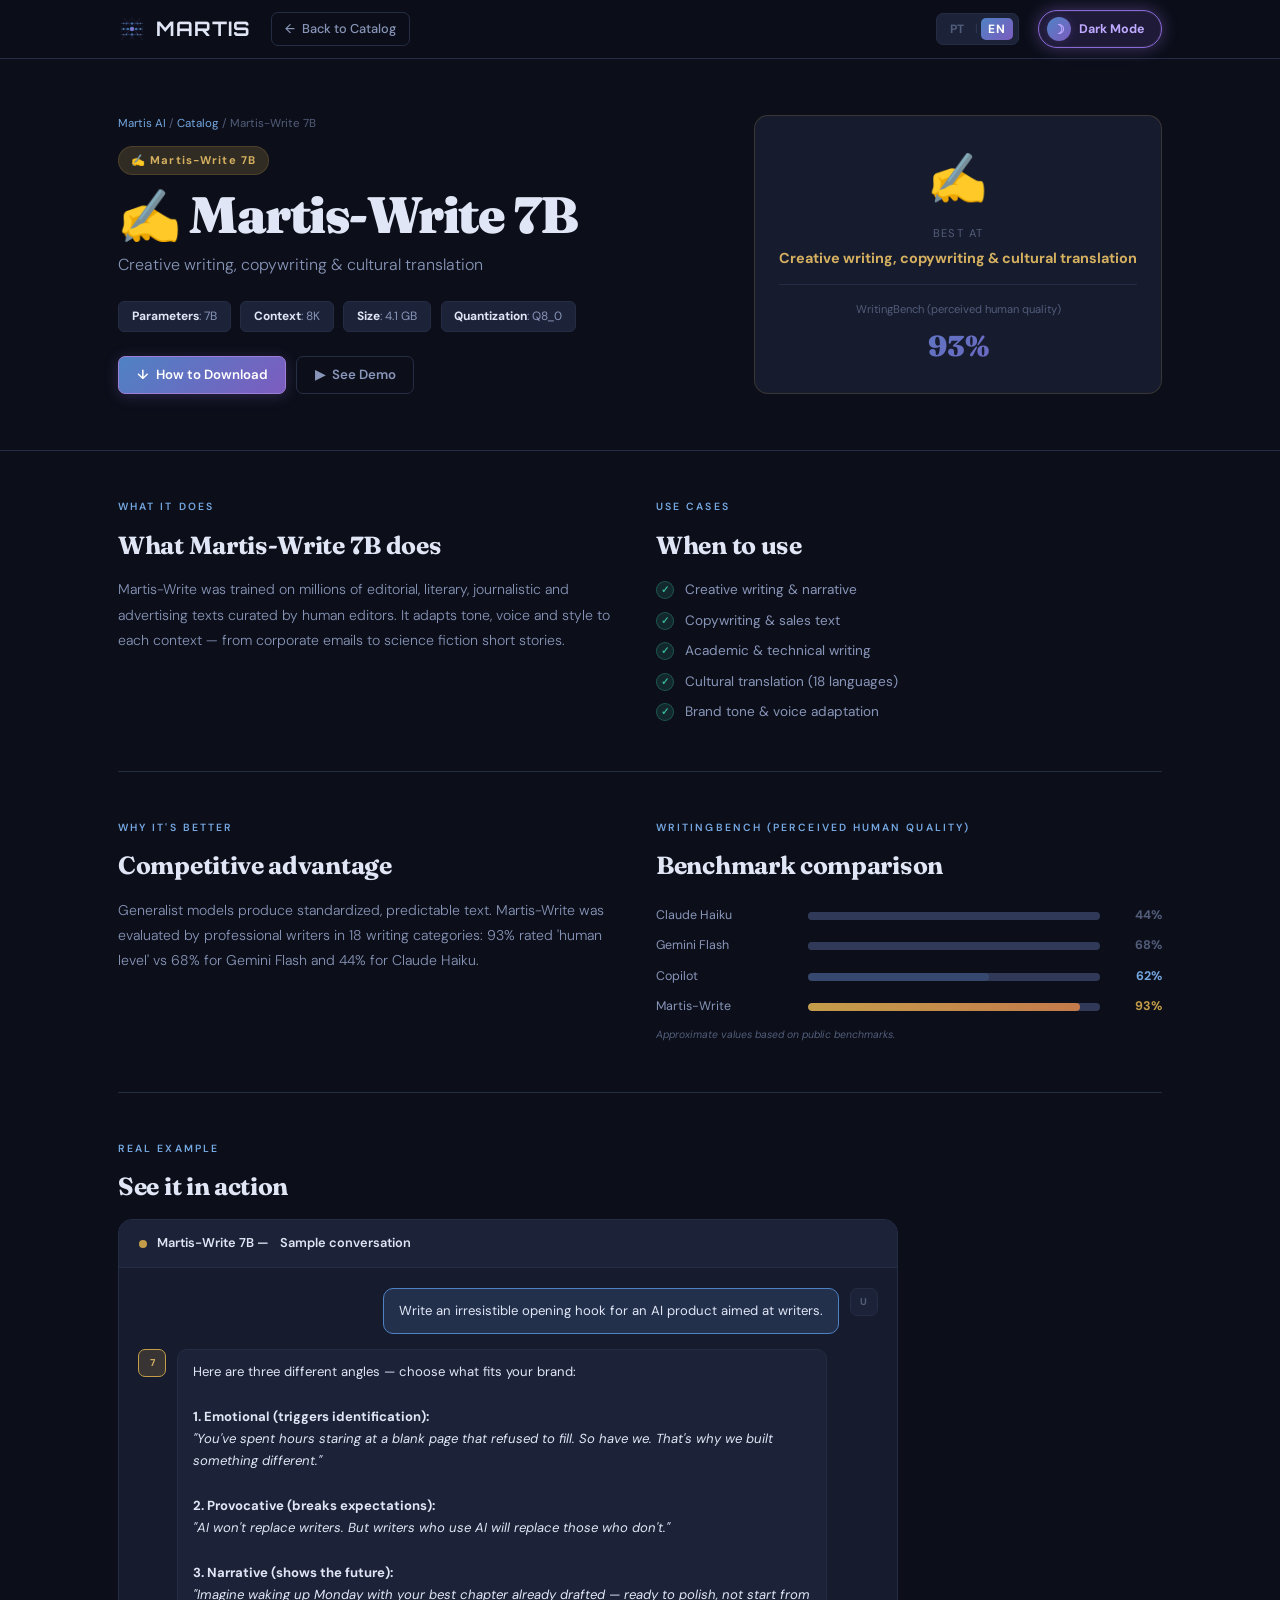
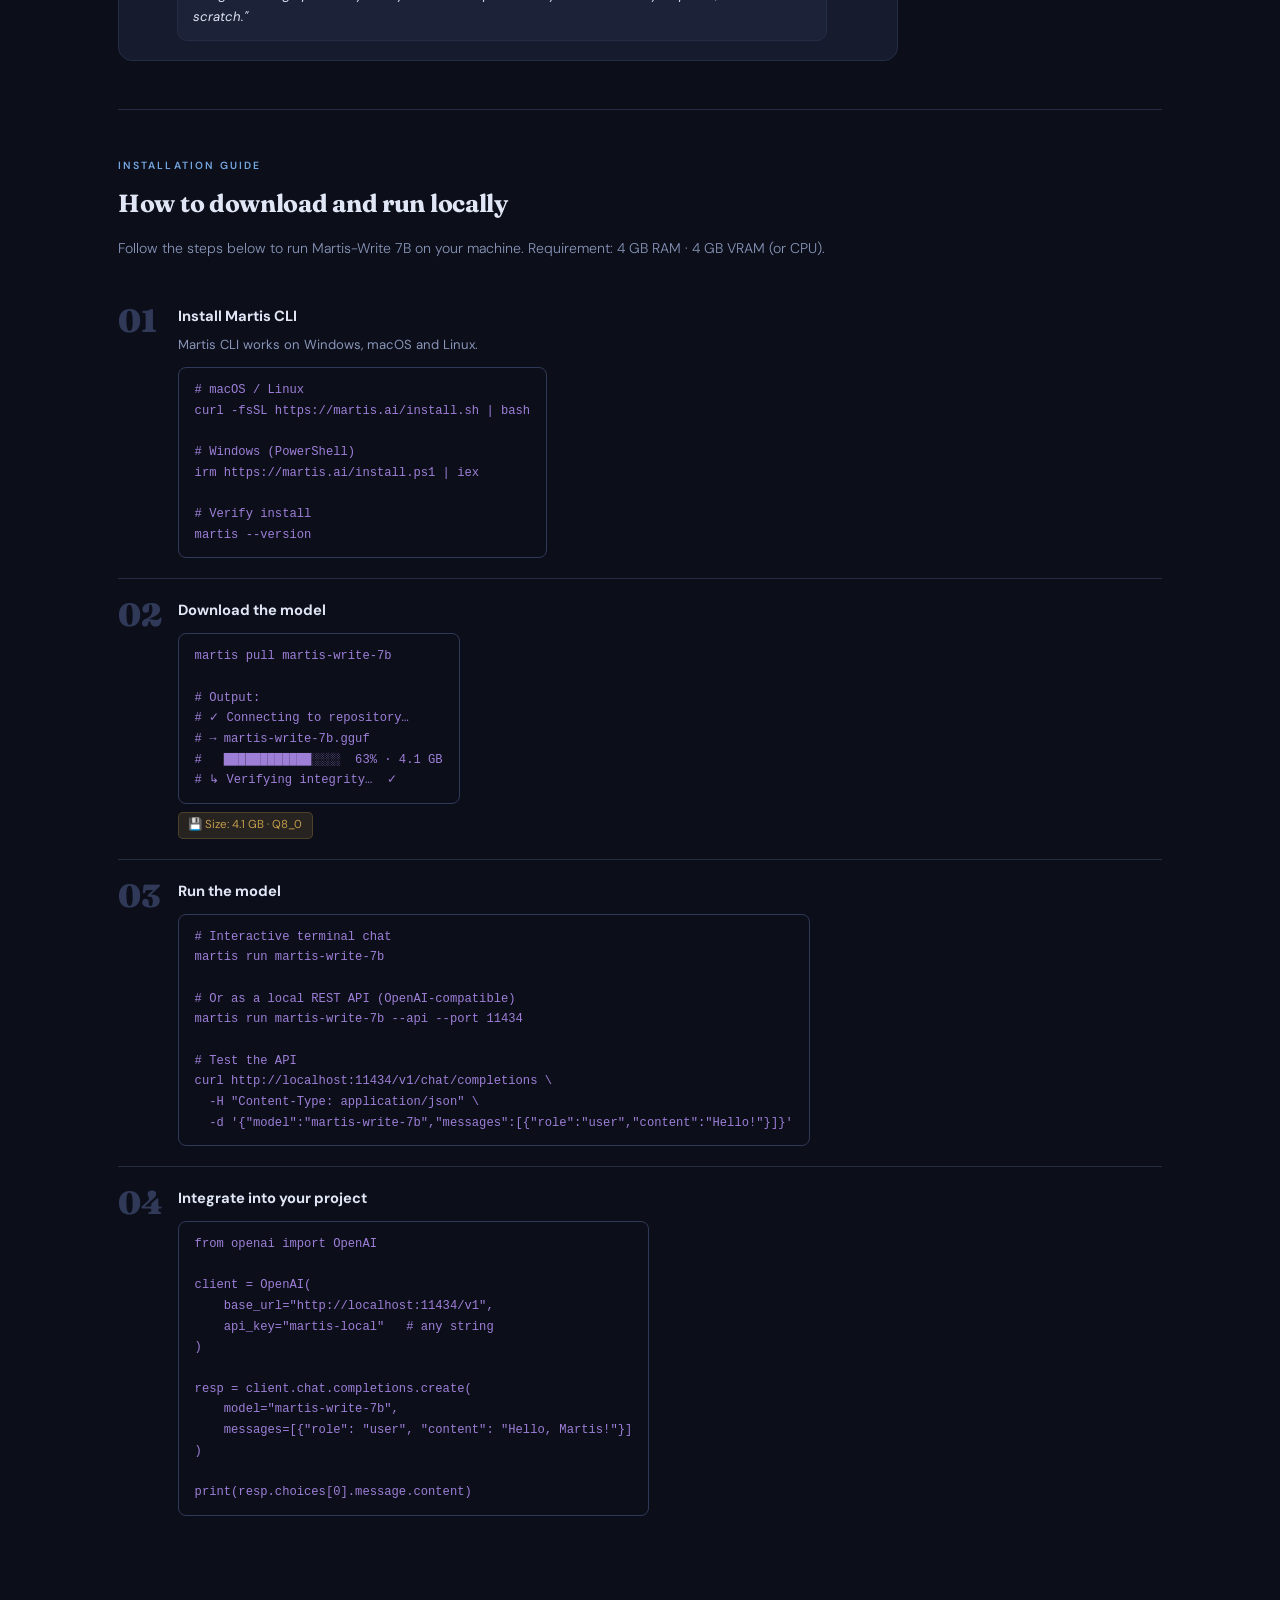
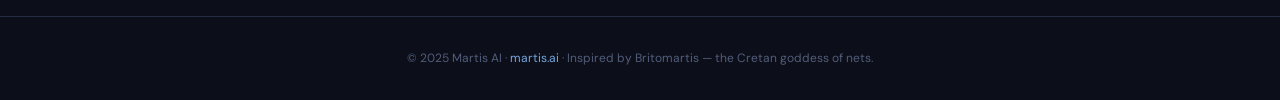
<file: pages/martis-model-write.html>
<!DOCTYPE html>
<html lang="en" data-theme="dark" data-lang="en">
<head>
  <meta charset="UTF-8"/>
  <meta name="viewport" content="width=device-width, initial-scale=1.0"/>
  <title>Martis-Write 7B — Martis AI</title>
  <link rel="stylesheet" href="../styles/tokens.css"/>
  <link rel="stylesheet" href="../styles/model.css"/>
</head>
<body>

<nav>
  <div class="wrap nav-inner">
    <a href="../index.html" class="logo-link">
      <svg width="28" height="28" viewBox="0 0 40 40" fill="none">
        <defs>
          <linearGradient id="net-grad" x1="0%" y1="0%" x2="100%" y2="100%">
            <stop offset="0%" stop-color="var(--accent)"/>
            <stop offset="100%" stop-color="var(--purple)"/>
          </linearGradient>
        </defs>
        <line x1="4" y1="12" x2="36" y2="12" stroke="var(--accent)"  stroke-width=".8" opacity=".45"/>
        <line x1="4" y1="20" x2="36" y2="20" stroke="var(--accent)"  stroke-width=".8" opacity=".55"/>
        <line x1="4" y1="28" x2="36" y2="28" stroke="var(--accent)"  stroke-width=".8" opacity=".45"/>
        <line x1="8"  y1="4"  x2="36" y2="36" stroke="var(--purple)" stroke-width=".7" opacity=".35"/>
        <line x1="32" y1="4"  x2="4"  y2="36" stroke="var(--purple)" stroke-width=".7" opacity=".35"/>
        <line x1="20" y1="4"  x2="36" y2="24" stroke="var(--purple)" stroke-width=".7" opacity=".28"/>
        <line x1="20" y1="4"  x2="4"  y2="24" stroke="var(--purple)" stroke-width=".7" opacity=".28"/>
        <line x1="4"  y1="16" x2="24" y2="36" stroke="var(--purple)" stroke-width=".7" opacity=".28"/>
        <line x1="36" y1="16" x2="16" y2="36" stroke="var(--purple)" stroke-width=".7" opacity=".28"/>
        <circle cx="12" cy="12" r="1.4" fill="var(--accent)"    opacity=".6"/>
        <circle cx="20" cy="12" r="1.8" fill="var(--accent)"    opacity=".75"/>
        <circle cx="28" cy="12" r="1.4" fill="var(--accent)"    opacity=".6"/>
        <circle cx="8"  cy="20" r="1.4" fill="var(--accent-lt)" opacity=".65"/>
        <circle cx="14" cy="20" r="1.8" fill="var(--accent)"    opacity=".8"/>
        <circle cx="20" cy="20" r="3.2" fill="url(#net-grad)"   opacity="1"/>
        <circle cx="26" cy="20" r="1.8" fill="var(--accent)"    opacity=".8"/>
        <circle cx="32" cy="20" r="1.4" fill="var(--accent-lt)" opacity=".65"/>
        <circle cx="12" cy="28" r="1.4" fill="var(--accent)"    opacity=".6"/>
        <circle cx="20" cy="28" r="1.8" fill="var(--accent)"    opacity=".75"/>
        <circle cx="28" cy="28" r="1.4" fill="var(--accent)"    opacity=".6"/>
        <circle cx="8"  cy="12" r="1.2" fill="var(--purple-lt)" opacity=".5"/>
        <circle cx="32" cy="12" r="1.2" fill="var(--purple-lt)" opacity=".5"/>
        <circle cx="8"  cy="28" r="1.2" fill="var(--purple-lt)" opacity=".5"/>
        <circle cx="32" cy="28" r="1.2" fill="var(--purple-lt)" opacity=".5"/>
        <circle cx="20" cy="20" r="1.5" fill="var(--purple-lt)" opacity=".7"/>
      </svg>
      <div class="logo-text">Martis</div>
    </a>
    <a href="../index.html#catalog" class="back-btn">← <span data-pt="Voltar ao Catálogo" data-en="Back to Catalog">Back to Catalog</span></a>
    <div class="lang-toggle">
      <button class="lang-btn" id="btnPT" onclick="setLang('pt')">PT</button>
      <span class="lang-sep">|</span>
      <button class="lang-btn active" id="btnEN" onclick="setLang('en')">EN</button>
    </div>
    <button class="theme-toggle" onclick="toggleTheme()">
      <div class="toggle-orb" id="toggleOrb">☽</div>
      <span id="toggleLabel" data-pt="Modo Escuro" data-en="Dark Mode">Dark Mode</span>
    </button>
  </div>
</nav>

<section class="model-hero">
  <div class="wrap">
    <div class="model-hero-inner">
      <div>
        <div class="model-breadcrumb">
          <a href="../index.html">Martis AI</a> /
          <a href="../index.html#catalog" data-pt="Catálogo" data-en="Catalog">Catalog</a> /
          Martis-Write 7B
        </div>
        <div class="model-eyebrow" style="background:rgba(196,157,74,.2);color:#d4b060;border-color:rgba(196,157,74,.2)">✍️ Martis-Write 7B</div>
        <h1 class="model-title">✍️ Martis-Write 7B</h1>
        <p class="model-tagline" data-pt="Escrita criativa, copywriting e tradução cultural" data-en="Creative writing, copywriting & cultural translation">Creative writing, copywriting & cultural translation</p>
        <div class="model-specs">
          <div class="spec-pill"><strong data-pt="Parâmetros" data-en="Parameters">Parameters</strong>: 7B</div>
          <div class="spec-pill"><strong data-pt="Contexto" data-en="Context">Context</strong>: 8K</div>
          <div class="spec-pill"><strong data-pt="Tamanho" data-en="Size">Size</strong>: 4.1 GB</div>
          <div class="spec-pill"><strong data-pt="Quantização" data-en="Quantization">Quantization</strong>: Q8_0</div>
        </div>
        <div class="hero-actions">
          <a href="#tutorial" class="btn btn-primary">↓ <span data-pt="Como Baixar" data-en="How to Download">How to Download</span></a>
          <a href="#demo"     class="btn btn-ghost">▶ <span data-pt="Ver Demo" data-en="See Demo">See Demo</span></a>
        </div>
      </div>
      <div style="background:var(--surface);border:1px solid rgba(196,157,74,.2);border-radius:14px;padding:1.5rem;min-width:220px;text-align:center">
        <div style="font-size:3rem;margin-bottom:.5rem">✍️</div>
        <div style="font-size:.7rem;color:var(--text3);letter-spacing:.12em;text-transform:uppercase;margin-bottom:.3rem" data-pt="Melhor em" data-en="Best at">Best at</div>
        <div style="font-size:.9rem;font-weight:700;color:#d4b060;line-height:1.4" data-pt="Escrita criativa, copywriting e tradução cultural" data-en="Creative writing, copywriting & cultural translation">Creative writing, copywriting & cultural translation</div>
        <div style="margin-top:1rem;padding-top:1rem;border-top:1px solid var(--border)">
          <div style="font-size:.7rem;color:var(--text3);margin-bottom:.3rem">WritingBench (perceived human quality)</div>
          <div style="font-size:1.8rem;font-family:'Fraunces',serif;font-weight:900;background:var(--grad);-webkit-background-clip:text;-webkit-text-fill-color:transparent;background-clip:text">93%</div>
        </div>
      </div>
    </div>
  </div>
</section>

<div class="wrap">

  <section class="page-section">
    <div class="grid-2">
      <div>
        <div class="sec-label" data-pt="O que é" data-en="What it does">What it does</div>
        <h2 class="sec-h2" data-pt="O que o Martis-Write 7B faz" data-en="What Martis-Write 7B does">What Martis-Write 7B does</h2>
        <p class="sec-p" data-pt="O Martis-Write foi treinado em milhões de textos curados por editores humanos. Adapta tom, voz e estilo para cada contexto — do e-mail corporativo ao conto de ficção científica." data-en="Martis-Write was trained on millions of editorial, literary, journalistic and advertising texts curated by human editors. It adapts tone, voice and style to each context — from corporate emails to science fiction short stories.">Martis-Write was trained on millions of editorial, literary, journalistic and advertising texts curated by human editors. It adapts tone, voice and style to each context — from corporate emails to science fiction short stories.</p>
      </div>
      <div>
        <div class="sec-label" data-pt="Casos de uso" data-en="Use cases">Use cases</div>
        <h2 class="sec-h2" data-pt="Quando usar" data-en="When to use">When to use</h2>
        <ul class="use-list"><li><div class="use-dot">✓</div><span data-pt="Escrita criativa e narrativa" data-en="Creative writing & narrative">Creative writing & narrative</span></li>
<li><div class="use-dot">✓</div><span data-pt="Copywriting e textos de vendas" data-en="Copywriting & sales text">Copywriting & sales text</span></li>
<li><div class="use-dot">✓</div><span data-pt="Redação acadêmica e técnica" data-en="Academic & technical writing">Academic & technical writing</span></li>
<li><div class="use-dot">✓</div><span data-pt="Tradução cultural (18 idiomas)" data-en="Cultural translation (18 languages)">Cultural translation (18 languages)</span></li>
<li><div class="use-dot">✓</div><span data-pt="Adaptação de tom e voz da marca" data-en="Brand tone & voice adaptation">Brand tone & voice adaptation</span></li>
</ul>
      </div>
    </div>
  </section>

  <section class="page-section">
    <div class="grid-2">
      <div>
        <div class="sec-label" data-pt="Por que é melhor" data-en="Why it's better">Why it's better</div>
        <h2 class="sec-h2" data-pt="Vantagem competitiva" data-en="Competitive advantage">Competitive advantage</h2>
        <p class="sec-p" data-pt="Modelos generalistas produzem texto previsível. O Martis-Write foi avaliado por escritores profissionais em 18 categorias: 93% classificadas como 'nível humano' vs 68% do Gemini Flash." data-en="Generalist models produce standardized, predictable text. Martis-Write was evaluated by professional writers in 18 writing categories: 93% rated 'human level' vs 68% for Gemini Flash and 44% for Claude Haiku.">Generalist models produce standardized, predictable text. Martis-Write was evaluated by professional writers in 18 writing categories: 93% rated 'human level' vs 68% for Gemini Flash and 44% for Claude Haiku.</p>
      </div>
      <div>
        <div class="sec-label">WritingBench (perceived human quality)</div>
        <h2 class="sec-h2" data-pt="Comparativo de benchmark" data-en="Benchmark comparison">Benchmark comparison</h2>
        <div class="bench-section">
        <div class="bench-row">
          <span class="bench-label">Claude Haiku</span>
          <div class="bench-bar"><div class="bench-fill" style="width:44%;background:var(--border2)"></div></div>
          <span class="bench-val" style="color:var(--text3)">44%</span>
        </div>
        <div class="bench-row">
          <span class="bench-label">Gemini Flash</span>
          <div class="bench-bar"><div class="bench-fill" style="width:68%;background:var(--border2)"></div></div>
          <span class="bench-val" style="color:var(--text3)">68%</span>
        </div>
        <div class="bench-row">
          <span class="bench-label">Copilot</span>
          <div class="bench-bar"><div class="bench-fill" style="width:62%;background:var(--accent-dim)"></div></div>
          <span class="bench-val" style="color:var(--accent-lt)">62%</span>
        </div>
        <div class="bench-row">
          <span class="bench-label">Martis-Write</span>
          <div class="bench-bar"><div class="bench-fill" style="width:93%;background:linear-gradient(90deg,var(--amber),#c47a4b)"></div></div>
          <span class="bench-val" style="color:var(--amber)">93%</span>
        </div>
          <div class="bench-note" data-pt="Valores aproximados baseados em benchmarks públicos." data-en="Approximate values based on public benchmarks.">Approximate values based on public benchmarks.</div>
        </div>
      </div>
    </div>
  </section>

  <section class="page-section" id="demo">
    <div class="sec-label" data-pt="Exemplo real" data-en="Real example">Real example</div>
    <h2 class="sec-h2" data-pt="Veja em ação" data-en="See it in action">See it in action</h2>
    <div class="demo-box" style="max-width:780px">
      <div class="demo-box-header">
        <div class="demo-dot" style="background:#c49d4a"></div>
        Martis-Write 7B — <span data-pt="Conversa de exemplo" data-en="Sample conversation">Sample conversation</span>
      </div>
      <div class="demo-msgs">
        <div class="dm dm-u">
          <div class="dm-av">U</div>
          <div class="dm-bub" data-pt="Escreva um hook de abertura irresistível para um produto de IA voltado a escritores." data-en="Write an irresistible opening hook for an AI product aimed at writers.">Write an irresistible opening hook for an AI product aimed at writers.</div>
        </div>
        <div class="dm dm-ai">
          <div class="dm-av" style="background:rgba(196,157,74,.2);border-color:#c49d4a;color:#d4b060">7</div>
          <div class="dm-bub">Here are three different angles — choose what fits your brand:<br><br><strong>1. Emotional (triggers identification):</strong><br><em>"You've spent hours staring at a blank page that refused to fill. So have we. That's why we built something different."</em><br><br><strong>2. Provocative (breaks expectations):</strong><br><em>"AI won't replace writers. But writers who use AI will replace those who don't."</em><br><br><strong>3. Narrative (shows the future):</strong><br><em>"Imagine waking up Monday with your best chapter already drafted — ready to polish, not start from scratch."</em></div>
        </div>
      </div>
    </div>
  </section>

  <section class="page-section" id="tutorial">
    <div class="sec-label" data-pt="Guia de instalação" data-en="Installation guide">Installation guide</div>
    <h2 class="sec-h2" data-pt="Como baixar e rodar localmente" data-en="How to download and run locally">How to download and run locally</h2>
    <p class="sec-p" style="margin-bottom:1.5rem">
      <span data-pt="Siga os passos abaixo para rodar o Martis-Write 7B no seu computador. Requisito: 4 GB RAM · 4 GB VRAM (ou CPU)." data-en="Follow the steps below to run Martis-Write 7B on your machine. Requirement: 4 GB RAM · 4 GB VRAM (or CPU).">Follow the steps below to run Martis-Write 7B on your machine. Requirement: 4 GB RAM · 4 GB VRAM (or CPU).</span>
    </p>

    <div class="tut-step">
      <div class="tut-num">01</div>
      <div class="tut-body">
        <h4 data-pt="Instale o Martis CLI" data-en="Install Martis CLI">Install Martis CLI</h4>
        <p data-pt="O Martis CLI funciona em Windows, macOS e Linux." data-en="Martis CLI works on Windows, macOS and Linux.">Martis CLI works on Windows, macOS and Linux.</p>
        <div class="tut-code"># macOS / Linux
curl -fsSL https://martis.ai/install.sh | bash

# Windows (PowerShell)
irm https://martis.ai/install.ps1 | iex

# Verify install
martis --version</div>
      </div>
    </div>

    <div class="tut-step">
      <div class="tut-num">02</div>
      <div class="tut-body">
        <h4 data-pt="Baixe o modelo" data-en="Download the model">Download the model</h4>
        <div class="tut-code">martis pull martis-write-7b

# Output:
# ✓ Connecting to repository…
# → martis-write-7b.gguf
#   ████████████░░░░  63% · 4.1 GB
# ↳ Verifying integrity…  ✓</div>
        <span class="tut-note">💾 Size: 4.1 GB · Q8_0</span>
      </div>
    </div>

    <div class="tut-step">
      <div class="tut-num">03</div>
      <div class="tut-body">
        <h4 data-pt="Rode o modelo" data-en="Run the model">Run the model</h4>
        <div class="tut-code"># Interactive terminal chat
martis run martis-write-7b

# Or as a local REST API (OpenAI-compatible)
martis run martis-write-7b --api --port 11434

# Test the API
curl http://localhost:11434/v1/chat/completions \
  -H "Content-Type: application/json" \
  -d '{"model":"martis-write-7b","messages":[{"role":"user","content":"Hello!"}]}'</div>
      </div>
    </div>

    <div class="tut-step">
      <div class="tut-num">04</div>
      <div class="tut-body">
        <h4 data-pt="Integre no seu projeto" data-en="Integrate into your project">Integrate into your project</h4>
        <div class="tut-code">from openai import OpenAI

client = OpenAI(
    base_url="http://localhost:11434/v1",
    api_key="martis-local"   # any string
)

resp = client.chat.completions.create(
    model="martis-write-7b",
    messages=[{"role": "user", "content": "Hello, Martis!"}]
)

print(resp.choices[0].message.content)</div>
      </div>
    </div>

  </section>

</div>

<footer>
  <div class="wrap">
    <p>© 2025 Martis AI · <a href="../index.html">martis.ai</a> ·
    <span data-pt="Inspirado em Britomártis — a deusa cretense das redes." data-en="Inspired by Britomartis — the Cretan goddess of nets.">Inspired by Britomartis — the Cretan goddess of nets.</span></p>
  </div>
</footer>

<script src="../scripts/shared.js"></script>
</body>
</html>
</file>
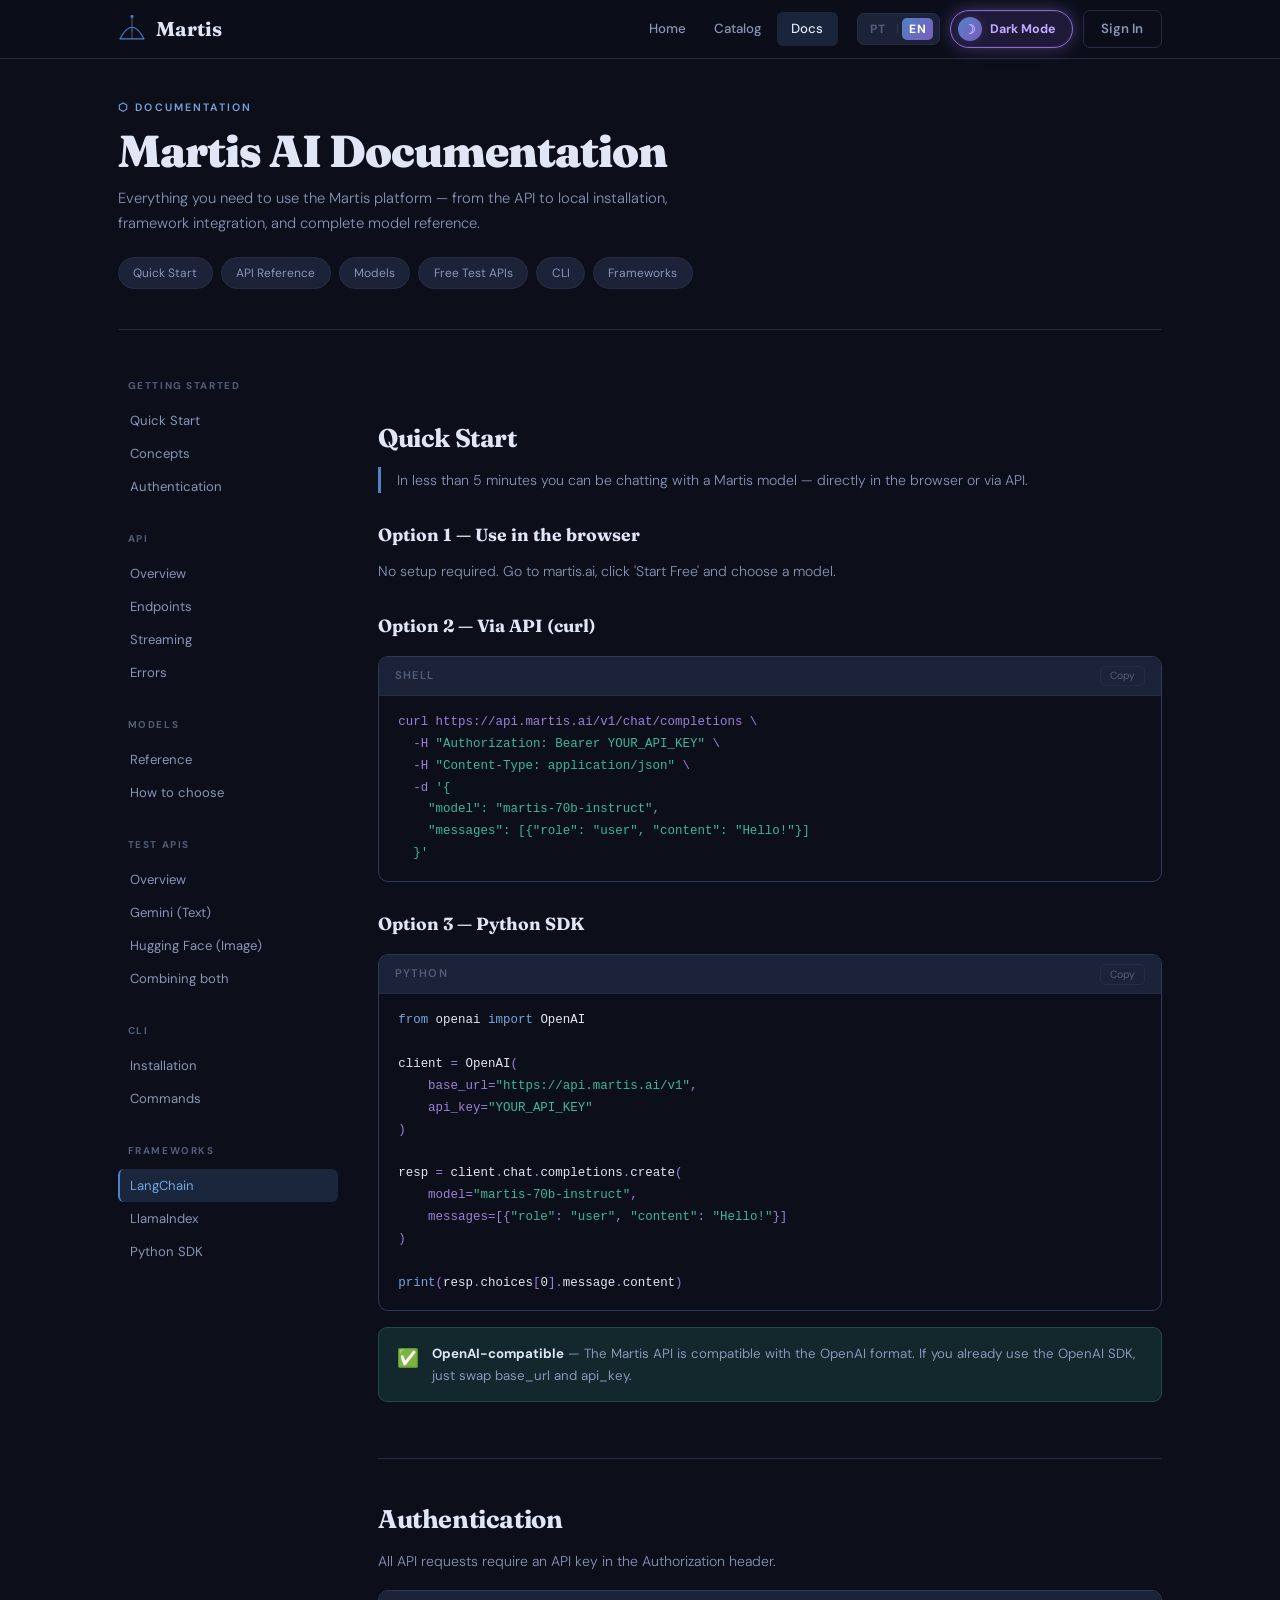
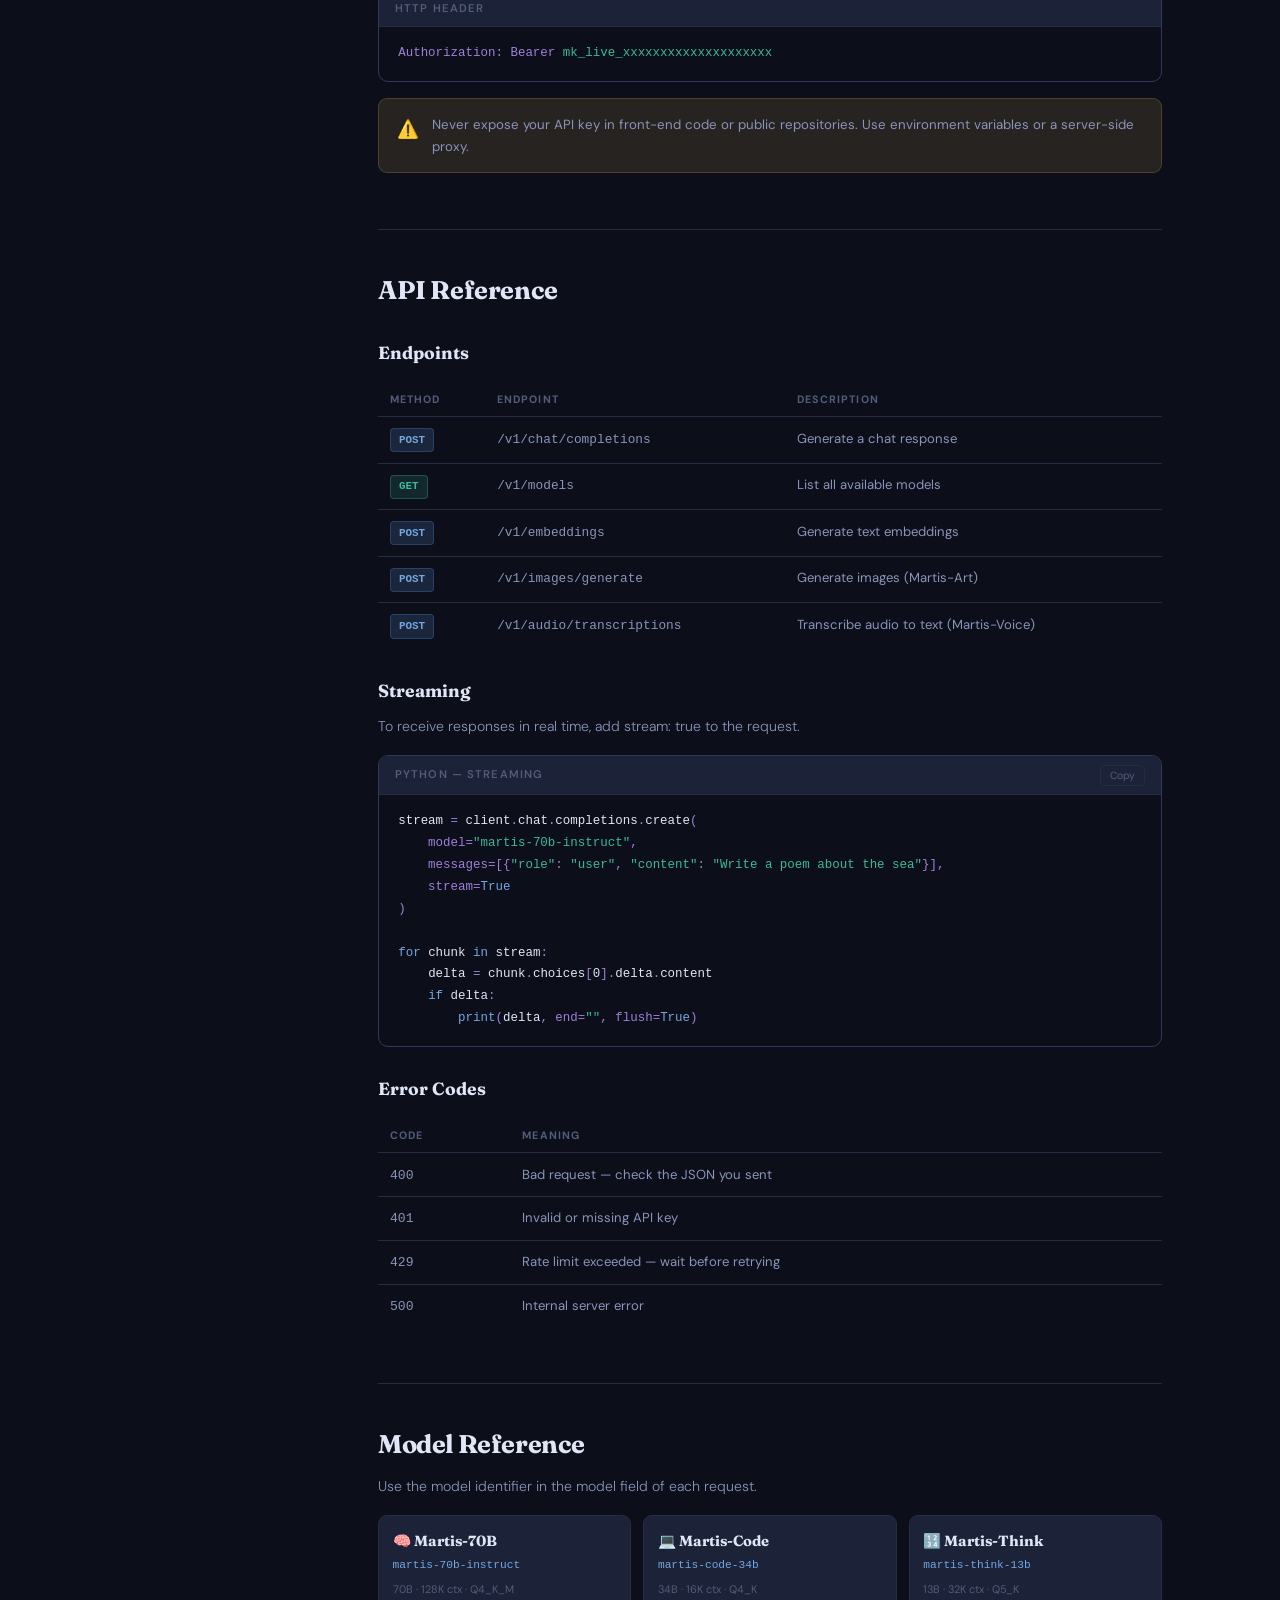
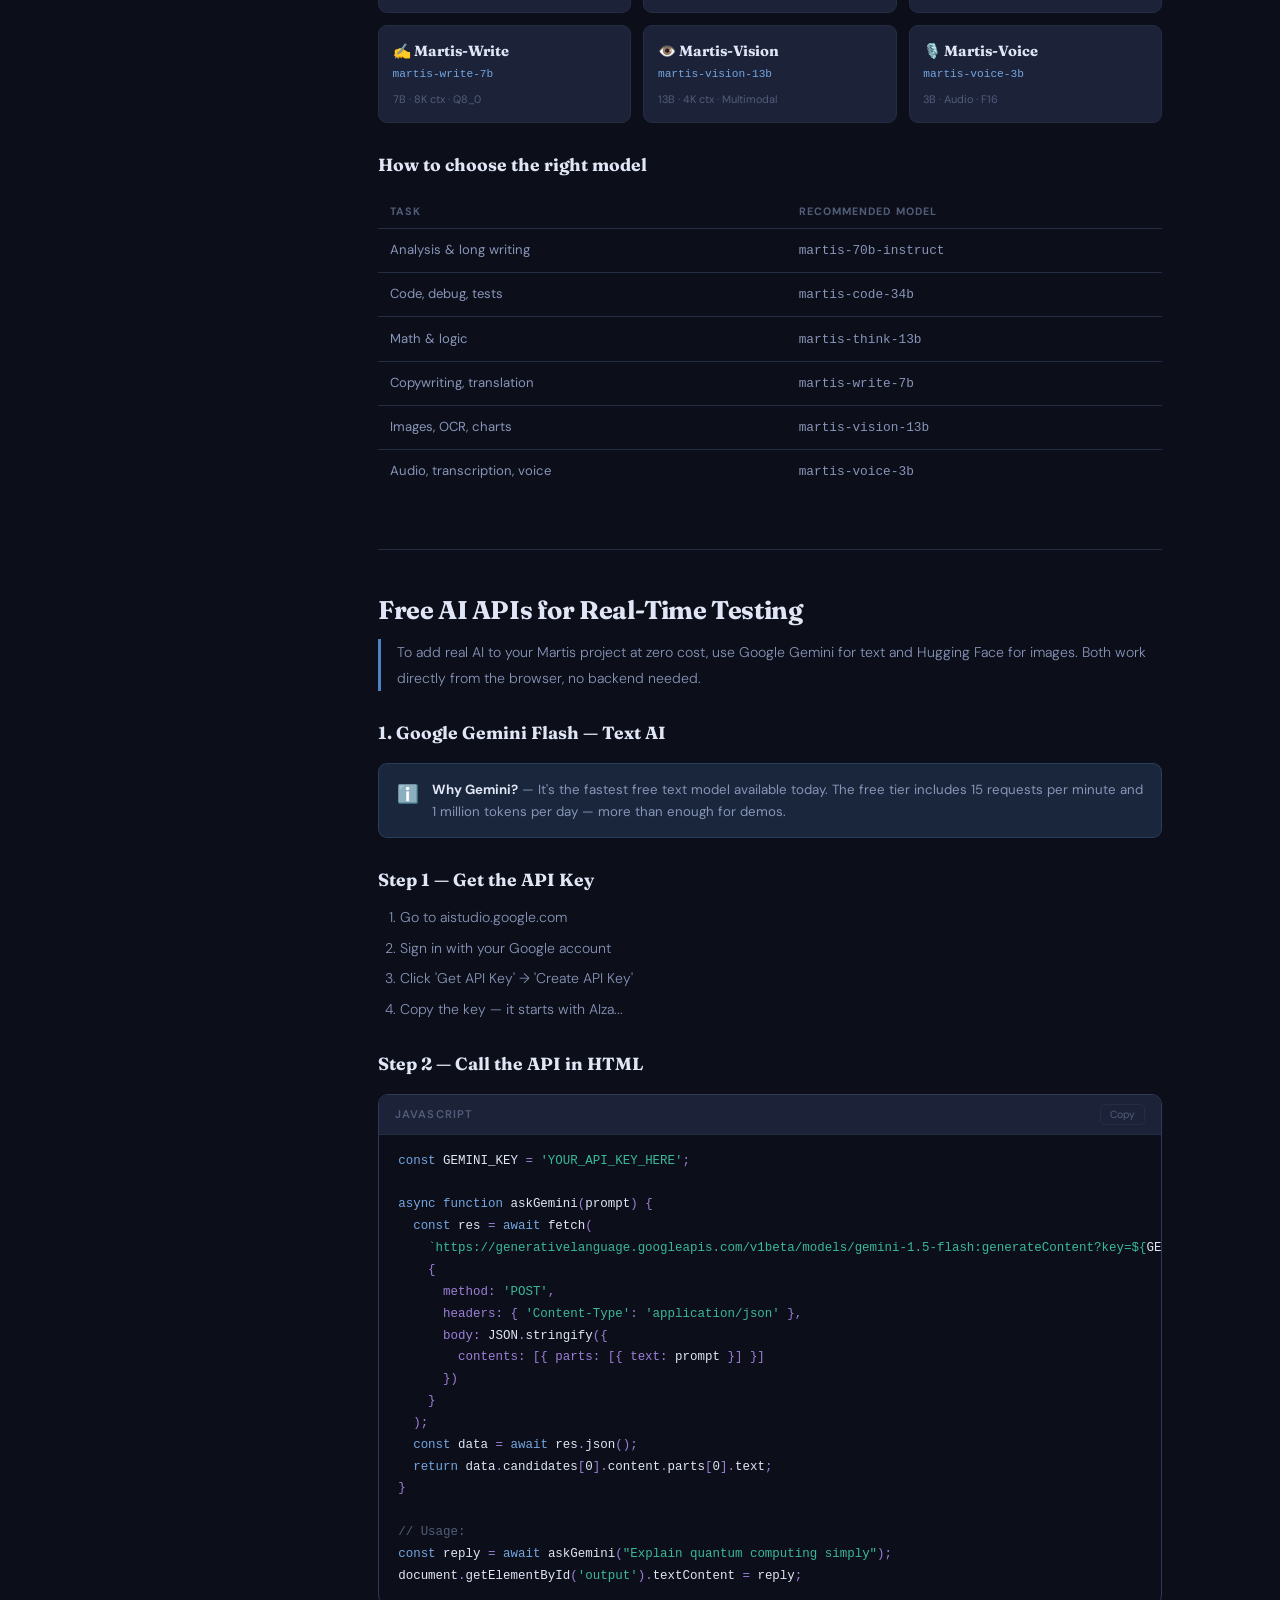
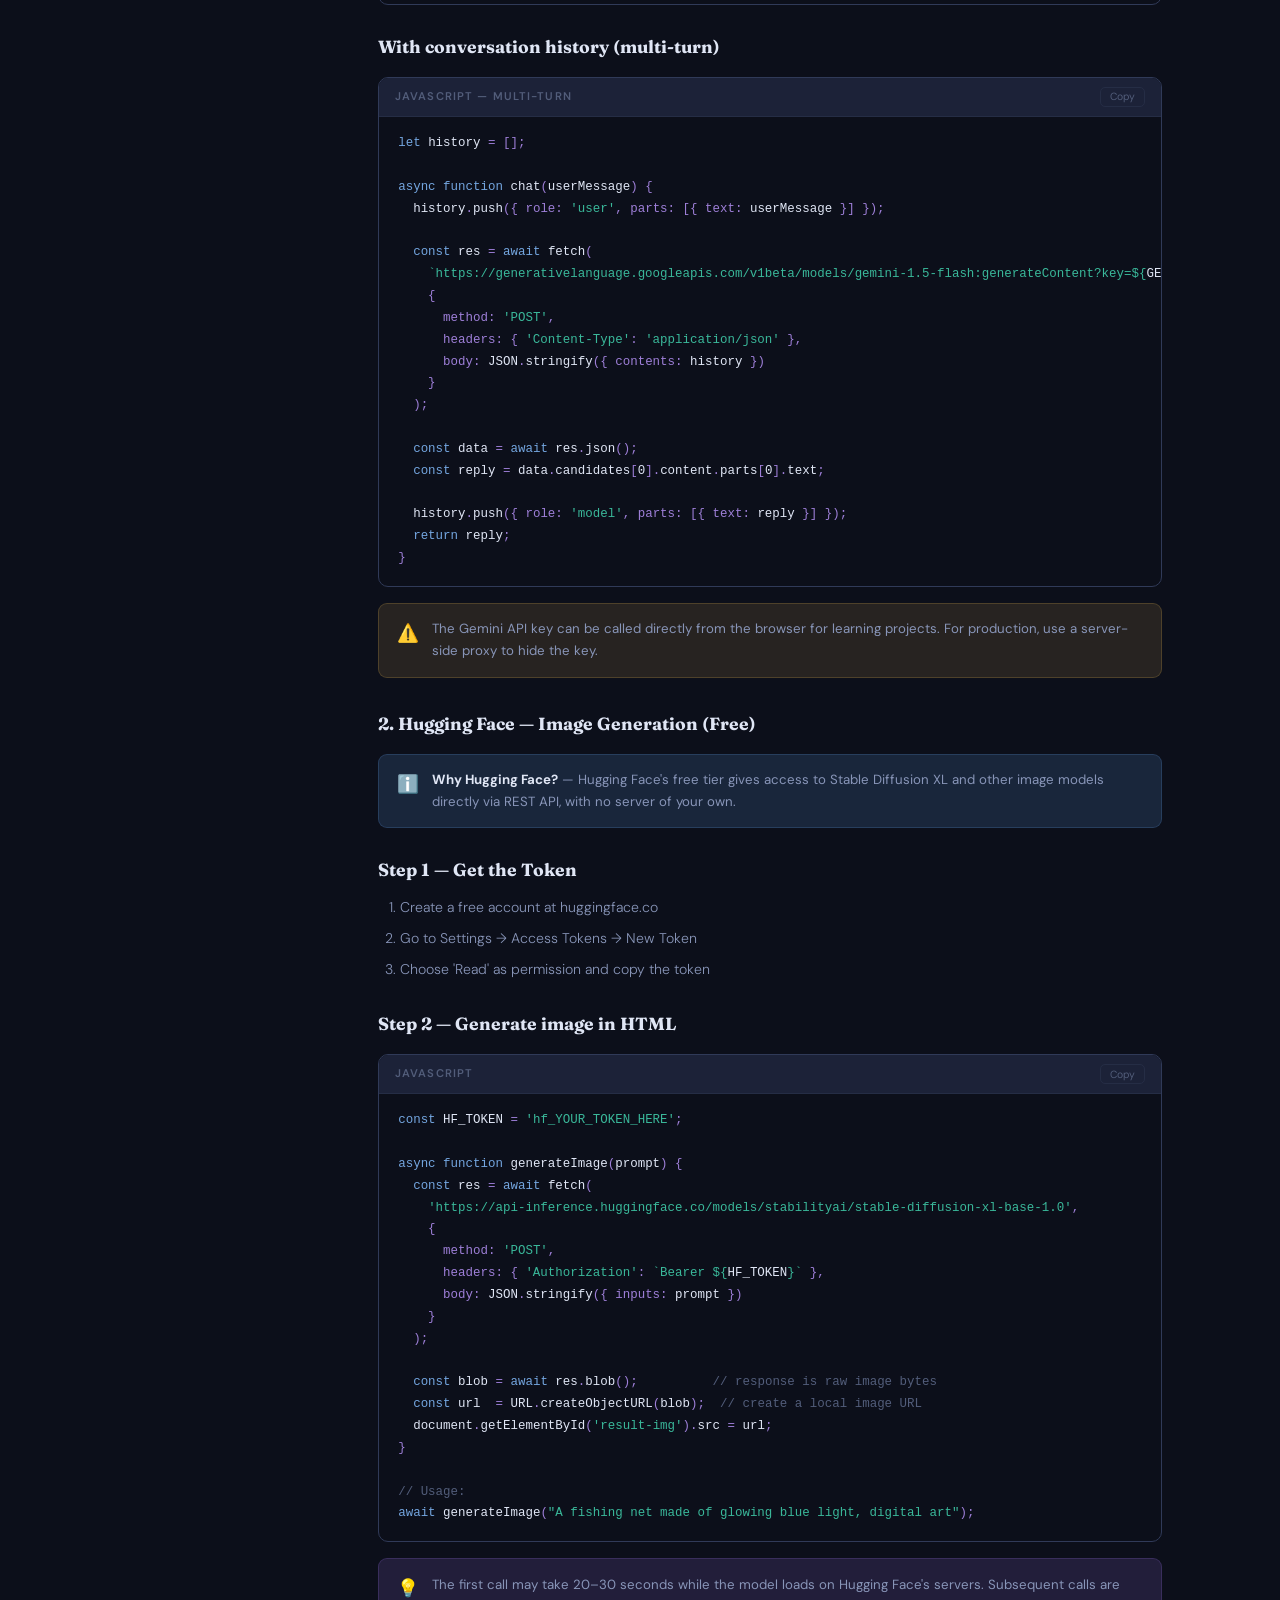
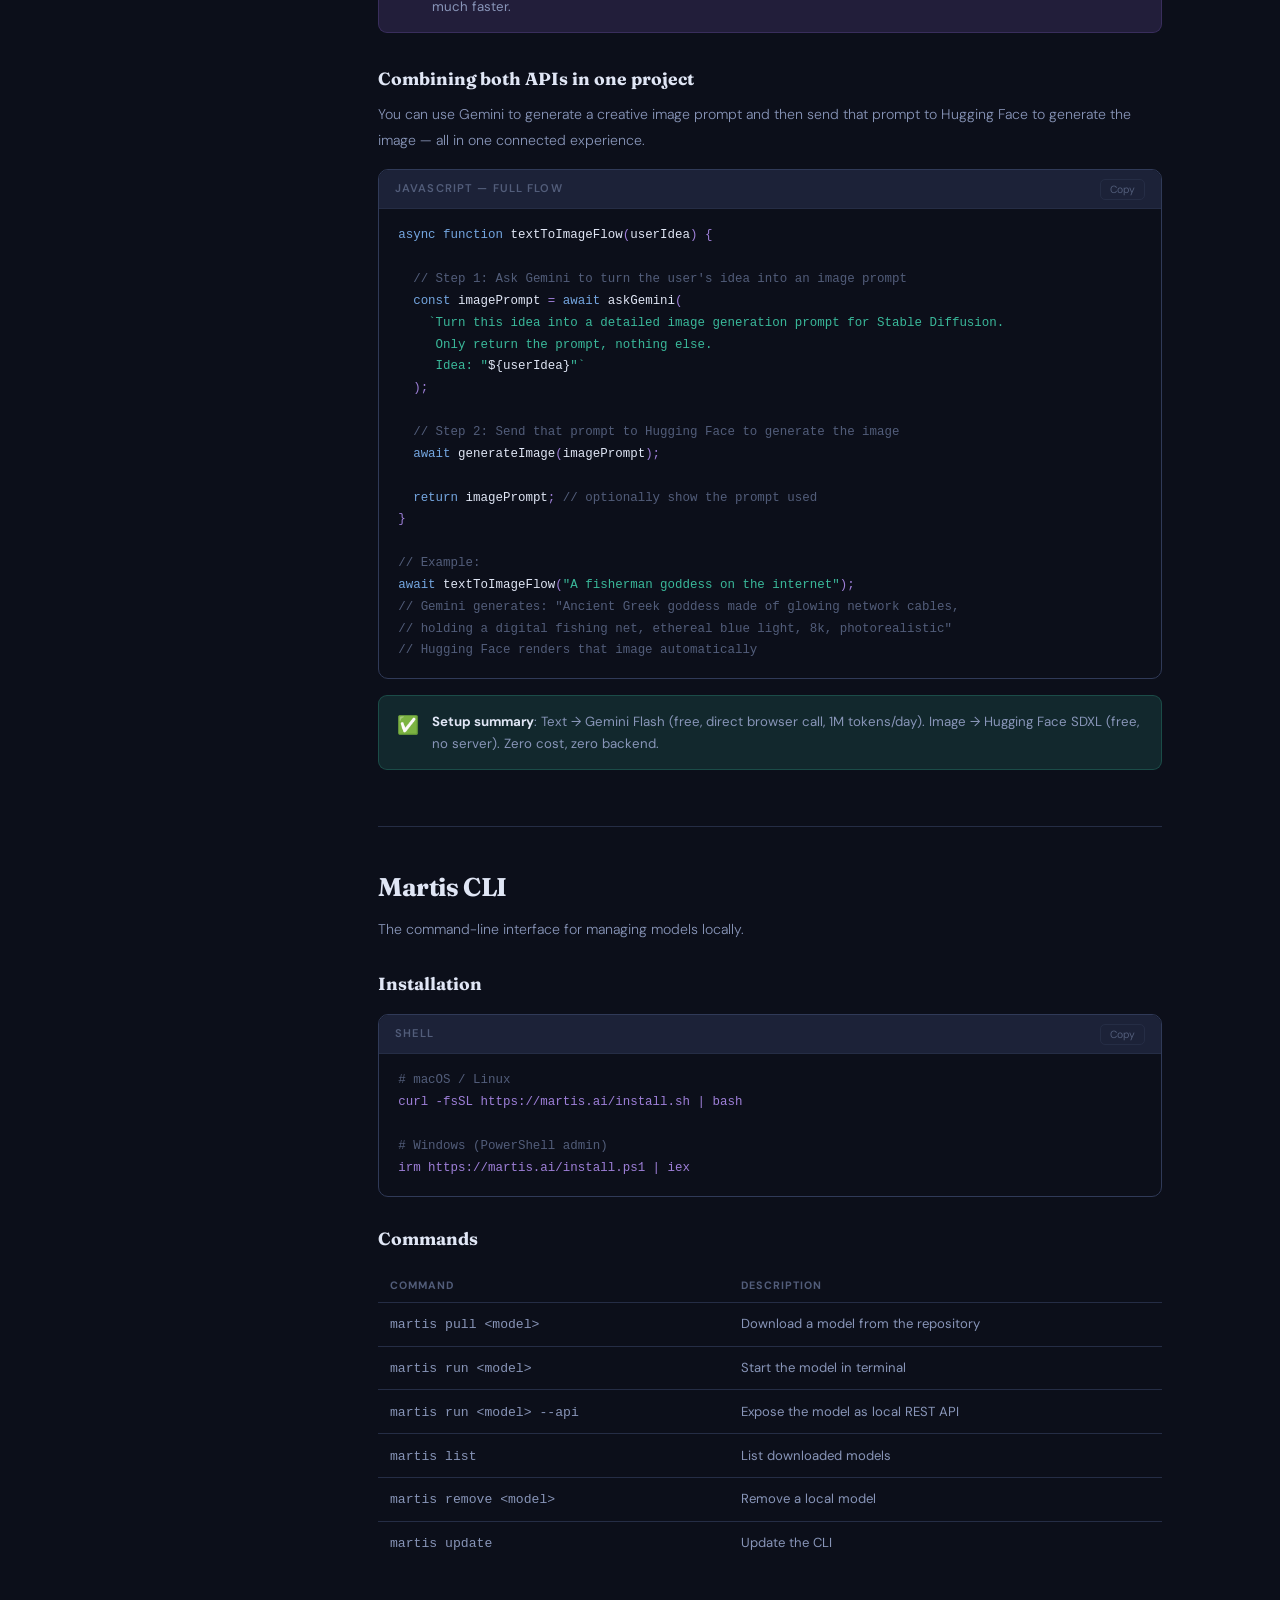
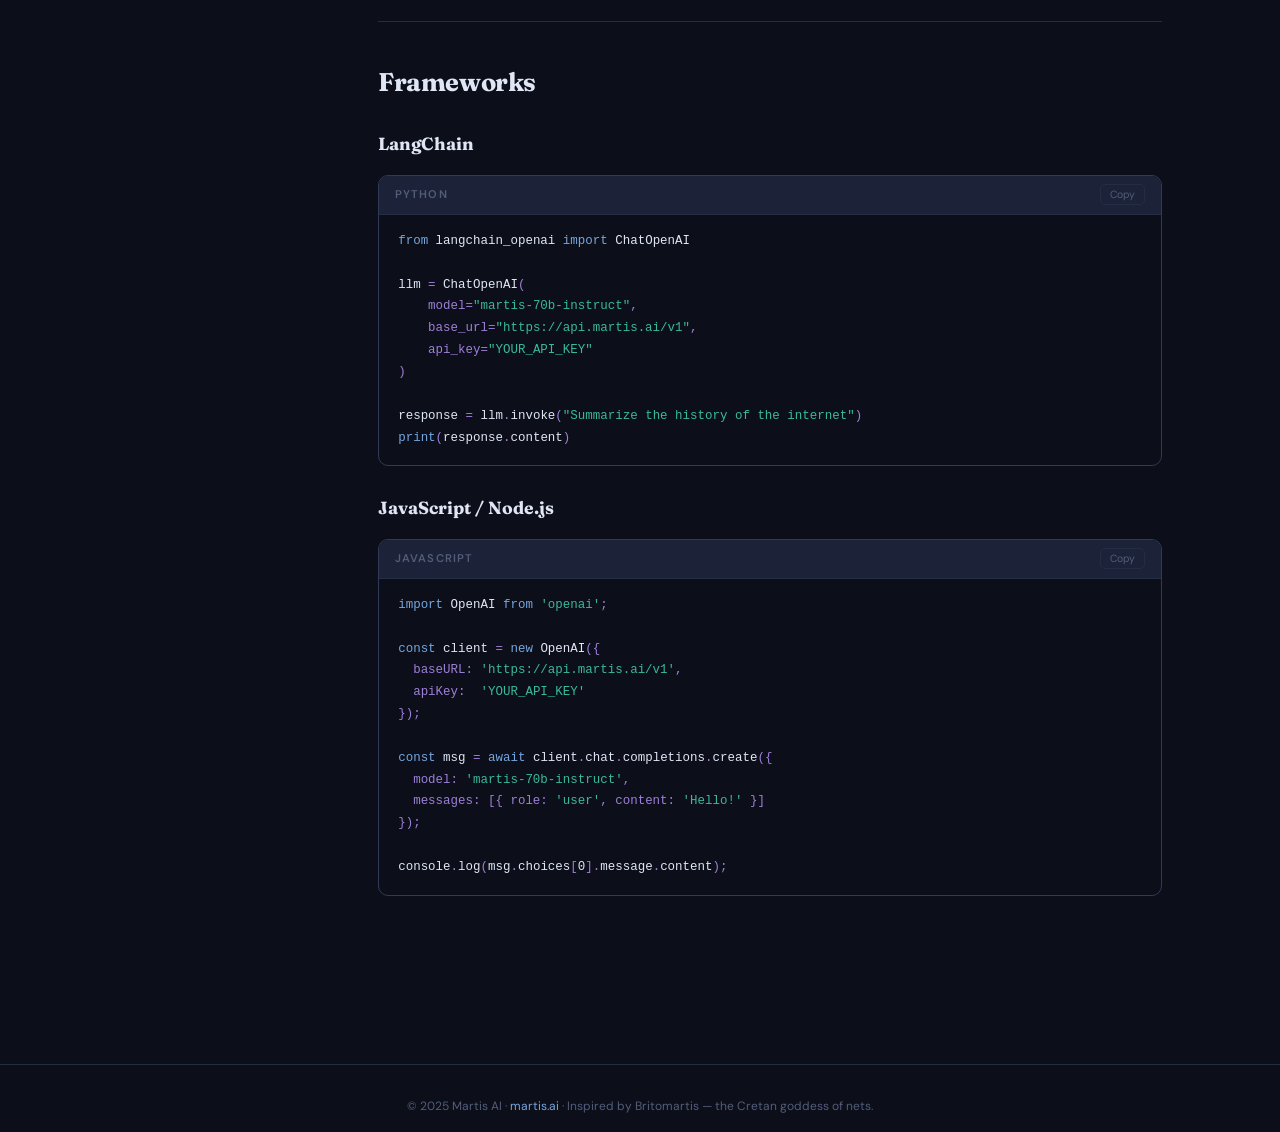
<file: martis/pages/docs.html>
<!DOCTYPE html>
<html lang="en" data-theme="dark" data-lang="en">
<head>
  <meta charset="UTF-8"/>
  <meta name="viewport" content="width=device-width, initial-scale=1.0"/>
  <title>Docs — Martis AI</title>
  <link rel="stylesheet" href="../styles/tokens.css"/>
  <link rel="stylesheet" href="../styles/model.css"/>
  <style>
    /* ── DOCS-SPECIFIC LAYOUT ── */
    .docs-layout {
      display: grid;
      grid-template-columns: 220px 1fr;
      gap: 2.5rem;
      padding: 3rem 0 5rem;
      align-items: start;
    }

    /* Sidebar */
    .docs-sidebar {
      position: sticky;
      top: 80px;
    }

    .docs-sidebar-section {
      margin-bottom: 1.75rem;
    }

    .sidebar-heading {
      font-size: .62rem;
      font-weight: 700;
      letter-spacing: .16em;
      text-transform: uppercase;
      color: var(--text3);
      margin-bottom: .6rem;
      padding-left: .6rem;
    }

    .sidebar-link {
      display: block;
      padding: .38rem .6rem;
      border-radius: 6px;
      font-size: .82rem;
      color: var(--text2);
      text-decoration: none;
      transition: all .18s;
      border-left: 2px solid transparent;
    }

    .sidebar-link:hover { color: var(--text); background: var(--surface2); }
    .sidebar-link.active {
      color: var(--accent-lt);
      border-left-color: var(--accent);
      background: var(--accent-dim);
    }

    /* Main content */
    .docs-content { min-width: 0; }

    .doc-section {
      padding: 2.5rem 0;
      border-bottom: 1px solid var(--border);
    }
    .doc-section:last-child { border-bottom: none; }

    .doc-section h2 {
      font-family: 'Fraunces', serif;
      font-weight: 700;
      font-size: 1.6rem;
      color: var(--text);
      letter-spacing: -.4px;
      margin-bottom: .5rem;
    }

    .doc-section h3 {
      font-family: 'Fraunces', serif;
      font-weight: 700;
      font-size: 1.1rem;
      color: var(--text);
      margin: 1.75rem 0 .5rem;
    }

    .doc-section p, .doc-section li {
      font-size: .88rem;
      color: var(--text2);
      line-height: 1.85;
      font-weight: 300;
    }

    .doc-section ul, .doc-section ol {
      padding-left: 1.4rem;
      margin: .6rem 0;
    }

    .doc-section li { margin-bottom: .3rem; }

    .doc-intro {
      font-size: .95rem;
      color: var(--text2);
      line-height: 1.75;
      border-left: 3px solid var(--accent);
      padding-left: 1rem;
      margin-bottom: 1.5rem;
    }

    /* Code blocks */
    .code-block {
      background: var(--bg);
      border: 1px solid var(--border2);
      border-radius: 10px;
      overflow: hidden;
      margin: 1rem 0;
    }

    .code-block-header {
      display: flex;
      align-items: center;
      justify-content: space-between;
      padding: .55rem 1rem;
      background: var(--surface2);
      border-bottom: 1px solid var(--border);
      font-size: .7rem;
      color: var(--text3);
      font-weight: 600;
      letter-spacing: .1em;
      text-transform: uppercase;
    }

    .copy-btn {
      background: none;
      border: 1px solid var(--border);
      border-radius: 5px;
      padding: .18rem .55rem;
      font-size: .65rem;
      color: var(--text3);
      cursor: pointer;
      transition: all .18s;
      font-family: 'DM Sans', sans-serif;
    }
    .copy-btn:hover { border-color: var(--accent); color: var(--accent-lt); }
    .copy-btn.copied { border-color: var(--green); color: var(--green); }

    .code-block pre {
      padding: 1rem 1.2rem;
      font-family: 'Courier New', monospace;
      font-size: .78rem;
      line-height: 1.75;
      color: var(--purple-lt);
      overflow-x: auto;
      margin: 0;
    }

    .code-block pre .c  { color: var(--text3); }       /* comment */
    .code-block pre .k  { color: var(--accent-lt); }   /* keyword */
    .code-block pre .s  { color: var(--green); }       /* string */
    .code-block pre .n  { color: var(--text); }        /* name */
    .code-block pre .o  { color: var(--amber); }       /* output/highlight */

    /* Callout boxes */
    .callout {
      display: flex;
      gap: .85rem;
      padding: .9rem 1.1rem;
      border-radius: 9px;
      margin: 1rem 0;
      font-size: .83rem;
      line-height: 1.65;
    }

    .callout-icon { font-size: 1.1rem; flex-shrink: 0; margin-top: .05rem; }
    .callout-text { color: var(--text2); }
    .callout-text strong { color: var(--text); }

    .callout-info    { background: var(--accent-dim); border: 1px solid rgba(79,130,196,.25); }
    .callout-warn    { background: var(--amber-dim);  border: 1px solid rgba(196,157,74,.25); }
    .callout-success { background: var(--green-dim);  border: 1px solid rgba(58,184,154,.25); }
    .callout-tip     { background: var(--purple-dim); border: 1px solid rgba(124,92,191,.25); }

    /* API endpoint table */
    .endpoint-table {
      width: 100%;
      border-collapse: collapse;
      margin: 1rem 0;
      font-size: .82rem;
    }

    .endpoint-table th {
      text-align: left;
      padding: .5rem .75rem;
      font-size: .67rem;
      font-weight: 700;
      letter-spacing: .1em;
      text-transform: uppercase;
      color: var(--text3);
      border-bottom: 1px solid var(--border);
    }

    .endpoint-table td {
      padding: .65rem .75rem;
      border-bottom: 1px solid var(--border);
      color: var(--text2);
      vertical-align: top;
    }

    .endpoint-table tr:last-child td { border-bottom: none; }

    .method {
      display: inline-block;
      padding: .15rem .5rem;
      border-radius: 4px;
      font-size: .68rem;
      font-weight: 700;
      font-family: 'Courier New', monospace;
    }
    .method-get  { background: var(--green-dim); color: var(--green); border: 1px solid rgba(58,184,154,.3); }
    .method-post { background: var(--accent-dim); color: var(--accent-lt); border: 1px solid rgba(79,130,196,.3); }

    /* Model grid for quick ref */
    .model-ref-grid {
      display: grid;
      grid-template-columns: repeat(3, 1fr);
      gap: .75rem;
      margin-top: 1rem;
    }

    .model-ref-card {
      background: var(--surface2);
      border: 1px solid var(--border);
      border-radius: 9px;
      padding: .85rem;
    }

    .model-ref-name {
      font-family: 'Fraunces', serif;
      font-weight: 700;
      font-size: .92rem;
      color: var(--text);
      margin-bottom: .2rem;
    }

    .model-ref-id {
      font-family: 'Courier New', monospace;
      font-size: .7rem;
      color: var(--accent-lt);
      margin-bottom: .4rem;
    }

    .model-ref-meta {
      font-size: .68rem;
      color: var(--text3);
    }

    /* Hero banner at top of docs */
    .docs-hero {
      padding: 2.5rem 0 0;
      border-bottom: 1px solid var(--border);
      margin-bottom: 0;
    }

    .docs-hero-inner {
      max-width: 620px;
      padding-bottom: 2.5rem;
    }

    .docs-hero h1 {
      font-family: 'Fraunces', serif;
      font-weight: 900;
      font-size: clamp(2rem, 4vw, 2.8rem);
      color: var(--text);
      letter-spacing: -1px;
      line-height: 1.05;
      margin-bottom: .7rem;
    }

    .docs-hero p {
      color: var(--text2);
      font-size: .92rem;
      line-height: 1.75;
      font-weight: 300;
    }

    .docs-hero-chips {
      display: flex;
      gap: .5rem;
      flex-wrap: wrap;
      margin-top: 1.25rem;
    }

    .docs-hero-chip {
      padding: .35rem .9rem;
      background: var(--surface2);
      border: 1px solid var(--border);
      border-radius: 100px;
      font-size: .75rem;
      color: var(--text2);
      text-decoration: none;
      transition: all .18s;
    }

    .docs-hero-chip:hover {
      border-color: var(--accent);
      color: var(--accent-lt);
      background: var(--accent-dim);
    }

    @media (max-width: 760px) {
      .docs-layout { grid-template-columns: 1fr; }
      .docs-sidebar { position: static; }
      .model-ref-grid { grid-template-columns: 1fr 1fr; }
    }
  </style>
</head>
<body>

<nav>
  <div class="wrap nav-inner">
    <a href="../index.html" class="logo-link">
      <svg width="28" height="28" viewBox="0 0 40 40" fill="none">
        <path d="M3 34 Q20 1 37 34" stroke="var(--accent)" stroke-width="1.7" fill="none" stroke-linecap="round"/>
        <line x1="3" y1="34" x2="37" y2="34" stroke="var(--accent)" stroke-width="1.7" stroke-linecap="round"/>
        <line x1="20" y1="2" x2="20" y2="34" stroke="var(--accent-lt)" stroke-width="1.1" opacity=".7"/>
        <circle cx="20" cy="2" r="2.2" fill="var(--accent)" opacity=".95"/>
        <circle cx="20" cy="22" r="1.3" fill="var(--purple)" opacity=".6"/>
      </svg>
      <div class="logo-text">Martis</div>
    </a>

    <ul style="display:flex;gap:0;list-style:none;margin-left:auto">
      <li><a href="../index.html" style="display:block;padding:.4rem .9rem;color:var(--text2);text-decoration:none;font-size:.83rem;font-weight:500;border-radius:6px;transition:all .2s" data-pt="Início" data-en="Home">Home</a></li>
      <li><a href="../index.html#catalog" style="display:block;padding:.4rem .9rem;color:var(--text2);text-decoration:none;font-size:.83rem;font-weight:500;border-radius:6px;transition:all .2s" data-pt="Catálogo" data-en="Catalog">Catalog</a></li>
      <li><a href="docs.html" style="display:block;padding:.4rem .9rem;color:var(--text);text-decoration:none;font-size:.83rem;font-weight:500;border-radius:6px;background:var(--accent-dim)">Docs</a></li>
    </ul>

    <div style="display:flex;align-items:center;gap:.6rem">
      <div class="lang-toggle">
        <button class="lang-btn" id="btnPT" onclick="setLang('pt')">PT</button>
        <span class="lang-sep">|</span>
        <button class="lang-btn active" id="btnEN" onclick="setLang('en')">EN</button>
      </div>
      <button class="theme-toggle" onclick="toggleTheme()">
        <div class="toggle-orb" id="toggleOrb">☽</div>
        <span id="toggleLabel" data-pt="Modo Escuro" data-en="Dark Mode">Dark Mode</span>
      </button>
      <a href="login.html" class="btn btn-ghost" data-pt="Entrar" data-en="Sign In">Sign In</a>
    </div>
  </div>
</nav>

<!-- DOCS HERO -->
<div class="wrap">
  <div class="docs-hero">
    <div class="docs-hero-inner">
      <div style="font-size:.67rem;color:var(--accent-lt);letter-spacing:.2em;text-transform:uppercase;font-weight:600;margin-bottom:.7rem">⬡ Documentation</div>
      <h1 data-pt="Documentação Martis AI" data-en="Martis AI Documentation">Martis AI Documentation</h1>
      <p data-pt="Tudo que você precisa para usar a plataforma Martis — da API à instalação local, integração com frameworks e referência completa de modelos." data-en="Everything you need to use the Martis platform — from the API to local installation, framework integration, and complete model reference.">Everything you need to use the Martis platform — from the API to local installation, framework integration, and complete model reference.</p>
      <div class="docs-hero-chips">
        <a href="#quickstart" class="docs-hero-chip" data-pt="Início Rápido" data-en="Quick Start">Quick Start</a>
        <a href="#api" class="docs-hero-chip">API Reference</a>
        <a href="#models" class="docs-hero-chip" data-pt="Modelos" data-en="Models">Models</a>
        <a href="#realtime-api" class="docs-hero-chip" data-pt="APIs de Teste Gratuitas" data-en="Free Test APIs">Free Test APIs</a>
        <a href="#cli" class="docs-hero-chip">CLI</a>
        <a href="#frameworks" class="docs-hero-chip">Frameworks</a>
      </div>
    </div>
  </div>
</div>

<!-- DOCS LAYOUT -->
<div class="wrap">
  <div class="docs-layout">

    <!-- SIDEBAR -->
    <aside class="docs-sidebar">
      <div class="docs-sidebar-section">
        <div class="sidebar-heading" data-pt="Começando" data-en="Getting Started">Getting Started</div>
        <a href="#quickstart" class="sidebar-link active" data-pt="Início Rápido" data-en="Quick Start">Quick Start</a>
        <a href="#concepts" class="sidebar-link" data-pt="Conceitos" data-en="Concepts">Concepts</a>
        <a href="#auth" class="sidebar-link" data-pt="Autenticação" data-en="Authentication">Authentication</a>
      </div>
      <div class="docs-sidebar-section">
        <div class="sidebar-heading">API</div>
        <a href="#api" class="sidebar-link" data-pt="Visão Geral" data-en="Overview">Overview</a>
        <a href="#endpoints" class="sidebar-link">Endpoints</a>
        <a href="#streaming" class="sidebar-link">Streaming</a>
        <a href="#errors" class="sidebar-link" data-pt="Erros" data-en="Errors">Errors</a>
      </div>
      <div class="docs-sidebar-section">
        <div class="sidebar-heading" data-pt="Modelos" data-en="Models">Models</div>
        <a href="#models" class="sidebar-link" data-pt="Referência" data-en="Reference">Reference</a>
        <a href="#choosing" class="sidebar-link" data-pt="Como escolher" data-en="How to choose">How to choose</a>
      </div>
      <div class="docs-sidebar-section">
        <div class="sidebar-heading" data-pt="APIs de Teste" data-en="Test APIs">Test APIs</div>
        <a href="#realtime-api" class="sidebar-link" data-pt="Visão Geral" data-en="Overview">Overview</a>
        <a href="#gemini-api" class="sidebar-link">Gemini (Text)</a>
        <a href="#hf-api" class="sidebar-link">Hugging Face (Image)</a>
        <a href="#combine-apis" class="sidebar-link" data-pt="Combinando as duas" data-en="Combining both">Combining both</a>
      </div>
      <div class="docs-sidebar-section">
        <div class="sidebar-heading">CLI</div>
        <a href="#cli" class="sidebar-link" data-pt="Instalação" data-en="Installation">Installation</a>
        <a href="#cli-commands" class="sidebar-link" data-pt="Comandos" data-en="Commands">Commands</a>
      </div>
      <div class="docs-sidebar-section">
        <div class="sidebar-heading">Frameworks</div>
        <a href="#frameworks" class="sidebar-link">LangChain</a>
        <a href="#frameworks" class="sidebar-link">LlamaIndex</a>
        <a href="#frameworks" class="sidebar-link">Python SDK</a>
      </div>
    </aside>

    <!-- MAIN CONTENT -->
    <main class="docs-content">

      <!-- QUICK START -->
      <div class="doc-section" id="quickstart">
        <h2 data-pt="Início Rápido" data-en="Quick Start">Quick Start</h2>
        <p class="doc-intro" data-pt="Em menos de 5 minutos você pode estar conversando com um modelo Martis — direto no navegador ou via API." data-en="In less than 5 minutes you can be chatting with a Martis model — directly in the browser or via API.">In less than 5 minutes you can be chatting with a Martis model — directly in the browser or via API.</p>

        <h3 data-pt="Opção 1 — Usar no navegador" data-en="Option 1 — Use in the browser">Option 1 — Use in the browser</h3>
        <p data-pt="Nenhuma configuração necessária. Acesse martis.ai, clique em 'Começar Grátis' e escolha um modelo." data-en="No setup required. Go to martis.ai, click 'Start Free' and choose a model.">No setup required. Go to martis.ai, click 'Start Free' and choose a model.</p>

        <h3 data-pt="Opção 2 — Via API (curl)" data-en="Option 2 — Via API (curl)">Option 2 — Via API (curl)</h3>
        <div class="code-block">
          <div class="code-block-header">
            <span>SHELL</span>
            <button class="copy-btn" onclick="copyCode(this)">Copy</button>
          </div>
          <pre>curl https://api.martis.ai/v1/chat/completions \
  -H <span class="s">"Authorization: Bearer YOUR_API_KEY"</span> \
  -H <span class="s">"Content-Type: application/json"</span> \
  -d <span class="s">'{
    "model": "martis-70b-instruct",
    "messages": [{"role": "user", "content": "Hello!"}]
  }'</span></pre>
        </div>

        <h3 data-pt="Opção 3 — Python SDK" data-en="Option 3 — Python SDK">Option 3 — Python SDK</h3>
        <div class="code-block">
          <div class="code-block-header">
            <span>PYTHON</span>
            <button class="copy-btn" onclick="copyCode(this)">Copy</button>
          </div>
          <pre><span class="k">from</span> <span class="n">openai</span> <span class="k">import</span> <span class="n">OpenAI</span>

<span class="n">client</span> = <span class="n">OpenAI</span>(
    base_url=<span class="s">"https://api.martis.ai/v1"</span>,
    api_key=<span class="s">"YOUR_API_KEY"</span>
)

<span class="n">resp</span> = <span class="n">client</span>.<span class="n">chat</span>.<span class="n">completions</span>.<span class="n">create</span>(
    model=<span class="s">"martis-70b-instruct"</span>,
    messages=[{<span class="s">"role"</span>: <span class="s">"user"</span>, <span class="s">"content"</span>: <span class="s">"Hello!"</span>}]
)

<span class="k">print</span>(<span class="n">resp</span>.<span class="n">choices</span>[<span class="n">0</span>].<span class="n">message</span>.<span class="n">content</span>)</pre>
        </div>

        <div class="callout callout-success">
          <span class="callout-icon">✅</span>
          <span class="callout-text"><strong data-pt="Compatível com OpenAI" data-en="OpenAI-compatible">OpenAI-compatible</strong> — <span data-pt="A API Martis é compatível com o formato OpenAI. Se você já usa o SDK da OpenAI, basta trocar a base_url e api_key." data-en="The Martis API is compatible with the OpenAI format. If you already use the OpenAI SDK, just swap base_url and api_key.">The Martis API is compatible with the OpenAI format. If you already use the OpenAI SDK, just swap base_url and api_key.</span></span>
        </div>
      </div>

      <!-- AUTH -->
      <div class="doc-section" id="auth">
        <h2 data-pt="Autenticação" data-en="Authentication">Authentication</h2>
        <p data-pt="Todas as requisições à API precisam de uma chave de API no header Authorization." data-en="All API requests require an API key in the Authorization header.">All API requests require an API key in the Authorization header.</p>
        <div class="code-block">
          <div class="code-block-header"><span>HTTP HEADER</span></div>
          <pre>Authorization: Bearer <span class="s">mk_live_xxxxxxxxxxxxxxxxxxxx</span></pre>
        </div>
        <div class="callout callout-warn">
          <span class="callout-icon">⚠️</span>
          <span class="callout-text" data-pt="Nunca exponha sua API key no código do front-end ou em repositórios públicos. Use variáveis de ambiente ou um proxy de servidor." data-en="Never expose your API key in front-end code or public repositories. Use environment variables or a server-side proxy.">Never expose your API key in front-end code or public repositories. Use environment variables or a server-side proxy.</span>
        </div>
      </div>

      <!-- API REFERENCE -->
      <div class="doc-section" id="api">
        <h2>API Reference</h2>

        <h3 id="endpoints">Endpoints</h3>
        <table class="endpoint-table">
          <thead>
            <tr>
              <th data-pt="Método" data-en="Method">Method</th>
              <th>Endpoint</th>
              <th data-pt="Descrição" data-en="Description">Description</th>
            </tr>
          </thead>
          <tbody>
            <tr>
              <td><span class="method method-post">POST</span></td>
              <td><code style="font-family:monospace;font-size:.8rem">/v1/chat/completions</code></td>
              <td data-pt="Gera uma resposta de chat" data-en="Generate a chat response">Generate a chat response</td>
            </tr>
            <tr>
              <td><span class="method method-get">GET</span></td>
              <td><code style="font-family:monospace;font-size:.8rem">/v1/models</code></td>
              <td data-pt="Lista todos os modelos disponíveis" data-en="List all available models">List all available models</td>
            </tr>
            <tr>
              <td><span class="method method-post">POST</span></td>
              <td><code style="font-family:monospace;font-size:.8rem">/v1/embeddings</code></td>
              <td data-pt="Gera embeddings de texto" data-en="Generate text embeddings">Generate text embeddings</td>
            </tr>
            <tr>
              <td><span class="method method-post">POST</span></td>
              <td><code style="font-family:monospace;font-size:.8rem">/v1/images/generate</code></td>
              <td data-pt="Gera imagens (Martis-Art)" data-en="Generate images (Martis-Art)">Generate images (Martis-Art)</td>
            </tr>
            <tr>
              <td><span class="method method-post">POST</span></td>
              <td><code style="font-family:monospace;font-size:.8rem">/v1/audio/transcriptions</code></td>
              <td data-pt="Transcreve áudio para texto (Martis-Voice)" data-en="Transcribe audio to text (Martis-Voice)">Transcribe audio to text (Martis-Voice)</td>
            </tr>
          </tbody>
        </table>

        <h3 id="streaming">Streaming</h3>
        <p data-pt="Para receber respostas em tempo real, adicione stream: true à requisição." data-en="To receive responses in real time, add stream: true to the request.">To receive responses in real time, add <code style="background:var(--surface2);padding:.1rem .35rem;border-radius:4px;font-family:monospace;font-size:.8rem">stream: true</code> to the request.</p>
        <div class="code-block">
          <div class="code-block-header"><span>PYTHON — STREAMING</span><button class="copy-btn" onclick="copyCode(this)">Copy</button></div>
          <pre><span class="n">stream</span> = <span class="n">client</span>.<span class="n">chat</span>.<span class="n">completions</span>.<span class="n">create</span>(
    model=<span class="s">"martis-70b-instruct"</span>,
    messages=[{<span class="s">"role"</span>: <span class="s">"user"</span>, <span class="s">"content"</span>: <span class="s">"Write a poem about the sea"</span>}],
    stream=<span class="k">True</span>
)

<span class="k">for</span> <span class="n">chunk</span> <span class="k">in</span> <span class="n">stream</span>:
    <span class="n">delta</span> = <span class="n">chunk</span>.<span class="n">choices</span>[<span class="n">0</span>].<span class="n">delta</span>.<span class="n">content</span>
    <span class="k">if</span> <span class="n">delta</span>:
        <span class="k">print</span>(<span class="n">delta</span>, end=<span class="s">""</span>, flush=<span class="k">True</span>)</pre>
        </div>

        <h3 id="errors" data-pt="Códigos de Erro" data-en="Error Codes">Error Codes</h3>
        <table class="endpoint-table">
          <thead><tr><th data-pt="Código" data-en="Code">Code</th><th data-pt="Significado" data-en="Meaning">Meaning</th></tr></thead>
          <tbody>
            <tr><td><code style="font-family:monospace">400</code></td><td data-pt="Requisição inválida — verifique o JSON enviado" data-en="Bad request — check the JSON you sent">Bad request — check the JSON you sent</td></tr>
            <tr><td><code style="font-family:monospace">401</code></td><td data-pt="API key inválida ou ausente" data-en="Invalid or missing API key">Invalid or missing API key</td></tr>
            <tr><td><code style="font-family:monospace">429</code></td><td data-pt="Limite de requisições atingido — aguarde antes de tentar novamente" data-en="Rate limit exceeded — wait before retrying">Rate limit exceeded — wait before retrying</td></tr>
            <tr><td><code style="font-family:monospace">500</code></td><td data-pt="Erro interno do servidor" data-en="Internal server error">Internal server error</td></tr>
          </tbody>
        </table>
      </div>

      <!-- MODELS -->
      <div class="doc-section" id="models">
        <h2 data-pt="Referência de Modelos" data-en="Model Reference">Model Reference</h2>
        <p data-pt="Use o identificador do modelo no campo model de cada requisição." data-en="Use the model identifier in the model field of each request.">Use the model identifier in the <code style="background:var(--surface2);padding:.1rem .35rem;border-radius:4px;font-family:monospace;font-size:.8rem">model</code> field of each request.</p>

        <div class="model-ref-grid">
          <div class="model-ref-card">
            <div class="model-ref-name">🧠 Martis-70B</div>
            <div class="model-ref-id">martis-70b-instruct</div>
            <div class="model-ref-meta">70B · 128K ctx · Q4_K_M</div>
          </div>
          <div class="model-ref-card">
            <div class="model-ref-name">💻 Martis-Code</div>
            <div class="model-ref-id">martis-code-34b</div>
            <div class="model-ref-meta">34B · 16K ctx · Q4_K</div>
          </div>
          <div class="model-ref-card">
            <div class="model-ref-name">🔢 Martis-Think</div>
            <div class="model-ref-id">martis-think-13b</div>
            <div class="model-ref-meta">13B · 32K ctx · Q5_K</div>
          </div>
          <div class="model-ref-card">
            <div class="model-ref-name">✍️ Martis-Write</div>
            <div class="model-ref-id">martis-write-7b</div>
            <div class="model-ref-meta">7B · 8K ctx · Q8_0</div>
          </div>
          <div class="model-ref-card">
            <div class="model-ref-name">👁️ Martis-Vision</div>
            <div class="model-ref-id">martis-vision-13b</div>
            <div class="model-ref-meta">13B · 4K ctx · Multimodal</div>
          </div>
          <div class="model-ref-card">
            <div class="model-ref-name">🎙️ Martis-Voice</div>
            <div class="model-ref-id">martis-voice-3b</div>
            <div class="model-ref-meta">3B · Audio · F16</div>
          </div>
        </div>

        <h3 id="choosing" data-pt="Como escolher o modelo certo" data-en="How to choose the right model">How to choose the right model</h3>
        <table class="endpoint-table">
          <thead><tr><th data-pt="Tarefa" data-en="Task">Task</th><th data-pt="Modelo recomendado" data-en="Recommended model">Recommended model</th></tr></thead>
          <tbody>
            <tr><td data-pt="Análise e escrita longa" data-en="Analysis & long writing">Analysis & long writing</td><td><code style="font-family:monospace;font-size:.8rem">martis-70b-instruct</code></td></tr>
            <tr><td data-pt="Código, debug, testes" data-en="Code, debug, tests">Code, debug, tests</td><td><code style="font-family:monospace;font-size:.8rem">martis-code-34b</code></td></tr>
            <tr><td data-pt="Matemática e lógica" data-en="Math & logic">Math & logic</td><td><code style="font-family:monospace;font-size:.8rem">martis-think-13b</code></td></tr>
            <tr><td data-pt="Copywriting, tradução" data-en="Copywriting, translation">Copywriting, translation</td><td><code style="font-family:monospace;font-size:.8rem">martis-write-7b</code></td></tr>
            <tr><td data-pt="Imagens, OCR, gráficos" data-en="Images, OCR, charts">Images, OCR, charts</td><td><code style="font-family:monospace;font-size:.8rem">martis-vision-13b</code></td></tr>
            <tr><td data-pt="Áudio, transcrição, voz" data-en="Audio, transcription, voice">Audio, transcription, voice</td><td><code style="font-family:monospace;font-size:.8rem">martis-voice-3b</code></td></tr>
          </tbody>
        </table>
      </div>

      <!-- FREE REAL-TIME APIS -->
      <div class="doc-section" id="realtime-api">
        <h2 data-pt="APIs de IA Gratuitas para Testes em Tempo Real" data-en="Free AI APIs for Real-Time Testing">Free AI APIs for Real-Time Testing</h2>
        <p class="doc-intro" data-pt="Para adicionar IA real ao seu projeto Martis sem custo, use o Google Gemini para texto e o Hugging Face para imagens. Ambos funcionam direto do navegador, sem backend." data-en="To add real AI to your Martis project at zero cost, use Google Gemini for text and Hugging Face for images. Both work directly from the browser, no backend needed.">To add real AI to your Martis project at zero cost, use Google Gemini for text and Hugging Face for images. Both work directly from the browser, no backend needed.</p>

        <h3 id="gemini-api">1. Google Gemini Flash — Text AI</h3>

        <div class="callout callout-info">
          <span class="callout-icon">ℹ️</span>
          <span class="callout-text"><strong data-pt="Por que Gemini?" data-en="Why Gemini?">Why Gemini?</strong> — <span data-pt="É o modelo de texto gratuito mais rápido disponível hoje. O tier gratuito inclui 15 requisições por minuto e 1 milhão de tokens por dia — mais do que suficiente para demonstrações." data-en="It's the fastest free text model available today. The free tier includes 15 requests per minute and 1 million tokens per day — more than enough for demos.">It's the fastest free text model available today. The free tier includes 15 requests per minute and 1 million tokens per day — more than enough for demos.</span></span>
        </div>

        <h3 data-pt="Passo 1 — Obter a API Key" data-en="Step 1 — Get the API Key">Step 1 — Get the API Key</h3>
        <ol>
          <li data-pt="Acesse aistudio.google.com" data-en="Go to aistudio.google.com">Go to <a href="https://aistudio.google.com" target="_blank" style="color:var(--accent-lt)">aistudio.google.com</a></li>
          <li data-pt="Faça login com sua conta Google" data-en="Sign in with your Google account">Sign in with your Google account</li>
          <li data-pt="Clique em 'Get API Key' → 'Create API Key'" data-en="Click 'Get API Key' → 'Create API Key'">Click <strong>Get API Key</strong> → <strong>Create API Key</strong></li>
          <li data-pt="Copie a chave — ela começa com AIza..." data-en="Copy the key — it starts with AIza...">Copy the key — it starts with <code style="background:var(--surface2);padding:.1rem .35rem;border-radius:4px;font-family:monospace;font-size:.8rem">AIza...</code></li>
        </ol>

        <h3 data-pt="Passo 2 — Chamar a API no HTML" data-en="Step 2 — Call the API in HTML">Step 2 — Call the API in HTML</h3>
        <div class="code-block">
          <div class="code-block-header"><span>JAVASCRIPT</span><button class="copy-btn" onclick="copyCode(this)">Copy</button></div>
          <pre><span class="k">const</span> <span class="n">GEMINI_KEY</span> = <span class="s">'YOUR_API_KEY_HERE'</span>;

<span class="k">async function</span> <span class="n">askGemini</span>(<span class="n">prompt</span>) {
  <span class="k">const</span> <span class="n">res</span> = <span class="k">await</span> <span class="n">fetch</span>(
    <span class="s">`https://generativelanguage.googleapis.com/v1beta/models/gemini-1.5-flash:generateContent?key=${</span><span class="n">GEMINI_KEY</span><span class="s">}`</span>,
    {
      method: <span class="s">'POST'</span>,
      headers: { <span class="s">'Content-Type'</span>: <span class="s">'application/json'</span> },
      body: <span class="n">JSON</span>.<span class="n">stringify</span>({
        contents: [{ parts: [{ text: <span class="n">prompt</span> }] }]
      })
    }
  );
  <span class="k">const</span> <span class="n">data</span> = <span class="k">await</span> <span class="n">res</span>.<span class="n">json</span>();
  <span class="k">return</span> <span class="n">data</span>.<span class="n">candidates</span>[<span class="n">0</span>].<span class="n">content</span>.<span class="n">parts</span>[<span class="n">0</span>].<span class="n">text</span>;
}

<span class="c">// Usage:</span>
<span class="k">const</span> <span class="n">reply</span> = <span class="k">await</span> <span class="n">askGemini</span>(<span class="s">"Explain quantum computing simply"</span>);
<span class="n">document</span>.<span class="n">getElementById</span>(<span class="s">'output'</span>).<span class="n">textContent</span> = <span class="n">reply</span>;</pre>
        </div>

        <h3 data-pt="Com histórico de conversa (multi-turn)" data-en="With conversation history (multi-turn)">With conversation history (multi-turn)</h3>
        <div class="code-block">
          <div class="code-block-header"><span>JAVASCRIPT — MULTI-TURN</span><button class="copy-btn" onclick="copyCode(this)">Copy</button></div>
          <pre><span class="k">let</span> <span class="n">history</span> = [];

<span class="k">async function</span> <span class="n">chat</span>(<span class="n">userMessage</span>) {
  <span class="n">history</span>.<span class="n">push</span>({ role: <span class="s">'user'</span>, parts: [{ text: <span class="n">userMessage</span> }] });

  <span class="k">const</span> <span class="n">res</span> = <span class="k">await</span> <span class="n">fetch</span>(
    <span class="s">`https://generativelanguage.googleapis.com/v1beta/models/gemini-1.5-flash:generateContent?key=${</span><span class="n">GEMINI_KEY</span><span class="s">}`</span>,
    {
      method: <span class="s">'POST'</span>,
      headers: { <span class="s">'Content-Type'</span>: <span class="s">'application/json'</span> },
      body: <span class="n">JSON</span>.<span class="n">stringify</span>({ contents: <span class="n">history</span> })
    }
  );

  <span class="k">const</span> <span class="n">data</span> = <span class="k">await</span> <span class="n">res</span>.<span class="n">json</span>();
  <span class="k">const</span> <span class="n">reply</span> = <span class="n">data</span>.<span class="n">candidates</span>[<span class="n">0</span>].<span class="n">content</span>.<span class="n">parts</span>[<span class="n">0</span>].<span class="n">text</span>;

  <span class="n">history</span>.<span class="n">push</span>({ role: <span class="s">'model'</span>, parts: [{ text: <span class="n">reply</span> }] });
  <span class="k">return</span> <span class="n">reply</span>;
}</pre>
        </div>

        <div class="callout callout-warn">
          <span class="callout-icon">⚠️</span>
          <span class="callout-text" data-pt="A API key do Gemini pode ser chamada direto do browser para projetos de aprendizado. Para produção, use um proxy de servidor para não expor a chave." data-en="The Gemini API key can be called directly from the browser for learning projects. For production, use a server-side proxy to hide the key.">The Gemini API key can be called directly from the browser for learning projects. For production, use a server-side proxy to hide the key.</span>
        </div>

        <!-- HF IMAGE -->
        <h3 id="hf-api" style="margin-top:2rem">2. Hugging Face — Image Generation (Free)</h3>

        <div class="callout callout-info">
          <span class="callout-icon">ℹ️</span>
          <span class="callout-text"><strong data-pt="Por que Hugging Face?" data-en="Why Hugging Face?">Why Hugging Face?</strong> — <span data-pt="O tier gratuito do Hugging Face dá acesso ao Stable Diffusion XL e outros modelos de imagem direto via API REST, sem nenhum servidor seu." data-en="Hugging Face's free tier gives access to Stable Diffusion XL and other image models directly via REST API, with no server of your own.">Hugging Face's free tier gives access to Stable Diffusion XL and other image models directly via REST API, with no server of your own.</span></span>
        </div>

        <h3 data-pt="Passo 1 — Obter o Token" data-en="Step 1 — Get the Token">Step 1 — Get the Token</h3>
        <ol>
          <li data-pt="Crie uma conta gratuita em huggingface.co" data-en="Create a free account at huggingface.co">Create a free account at <a href="https://huggingface.co" target="_blank" style="color:var(--accent-lt)">huggingface.co</a></li>
          <li data-pt="Vá em Settings → Access Tokens → New Token" data-en="Go to Settings → Access Tokens → New Token">Go to <strong>Settings → Access Tokens → New Token</strong></li>
          <li data-pt="Escolha 'Read' como permissão e copie o token" data-en="Choose 'Read' as permission and copy the token">Choose <strong>Read</strong> as permission and copy the token</li>
        </ol>

        <h3 data-pt="Passo 2 — Gerar imagem no HTML" data-en="Step 2 — Generate image in HTML">Step 2 — Generate image in HTML</h3>
        <div class="code-block">
          <div class="code-block-header"><span>JAVASCRIPT</span><button class="copy-btn" onclick="copyCode(this)">Copy</button></div>
          <pre><span class="k">const</span> <span class="n">HF_TOKEN</span> = <span class="s">'hf_YOUR_TOKEN_HERE'</span>;

<span class="k">async function</span> <span class="n">generateImage</span>(<span class="n">prompt</span>) {
  <span class="k">const</span> <span class="n">res</span> = <span class="k">await</span> <span class="n">fetch</span>(
    <span class="s">'https://api-inference.huggingface.co/models/stabilityai/stable-diffusion-xl-base-1.0'</span>,
    {
      method: <span class="s">'POST'</span>,
      headers: { <span class="s">'Authorization'</span>: <span class="s">`Bearer ${</span><span class="n">HF_TOKEN</span><span class="s">}`</span> },
      body: <span class="n">JSON</span>.<span class="n">stringify</span>({ inputs: <span class="n">prompt</span> })
    }
  );

  <span class="k">const</span> <span class="n">blob</span> = <span class="k">await</span> <span class="n">res</span>.<span class="n">blob</span>();          <span class="c">// response is raw image bytes</span>
  <span class="k">const</span> <span class="n">url</span>  = <span class="n">URL</span>.<span class="n">createObjectURL</span>(<span class="n">blob</span>);  <span class="c">// create a local image URL</span>
  <span class="n">document</span>.<span class="n">getElementById</span>(<span class="s">'result-img'</span>).<span class="n">src</span> = <span class="n">url</span>;
}

<span class="c">// Usage:</span>
<span class="k">await</span> <span class="n">generateImage</span>(<span class="s">"A fishing net made of glowing blue light, digital art"</span>);</pre>
        </div>

        <div class="callout callout-tip">
          <span class="callout-icon">💡</span>
          <span class="callout-text" data-pt="A primeira chamada pode demorar 20–30 segundos enquanto o modelo carrega no servidor da Hugging Face. Chamadas seguintes são muito mais rápidas." data-en="The first call may take 20–30 seconds while the model loads on Hugging Face's servers. Subsequent calls are much faster.">The first call may take 20–30 seconds while the model loads on Hugging Face's servers. Subsequent calls are much faster.</span>
        </div>

        <!-- COMBINING -->
        <h3 id="combine-apis" style="margin-top:2rem" data-pt="Combinando as duas APIs em um projeto" data-en="Combining both APIs in one project">Combining both APIs in one project</h3>
        <p data-pt="Você pode usar Gemini para gerar um prompt criativo de imagem e então enviar esse prompt para o Hugging Face gerar a imagem — tudo em uma experiência conectada." data-en="You can use Gemini to generate a creative image prompt and then send that prompt to Hugging Face to generate the image — all in one connected experience.">You can use Gemini to generate a creative image prompt and then send that prompt to Hugging Face to generate the image — all in one connected experience.</p>

        <div class="code-block">
          <div class="code-block-header"><span>JAVASCRIPT — FULL FLOW</span><button class="copy-btn" onclick="copyCode(this)">Copy</button></div>
          <pre><span class="k">async function</span> <span class="n">textToImageFlow</span>(<span class="n">userIdea</span>) {

  <span class="c">// Step 1: Ask Gemini to turn the user's idea into an image prompt</span>
  <span class="k">const</span> <span class="n">imagePrompt</span> = <span class="k">await</span> <span class="n">askGemini</span>(
    <span class="s">`Turn this idea into a detailed image generation prompt for Stable Diffusion.
     Only return the prompt, nothing else.
     Idea: "</span><span class="n">${userIdea}</span><span class="s">"`</span>
  );

  <span class="c">// Step 2: Send that prompt to Hugging Face to generate the image</span>
  <span class="k">await</span> <span class="n">generateImage</span>(<span class="n">imagePrompt</span>);

  <span class="k">return</span> <span class="n">imagePrompt</span>; <span class="c">// optionally show the prompt used</span>
}

<span class="c">// Example:</span>
<span class="k">await</span> <span class="n">textToImageFlow</span>(<span class="s">"A fisherman goddess on the internet"</span>);
<span class="c">// Gemini generates: "Ancient Greek goddess made of glowing network cables,</span>
<span class="c">// holding a digital fishing net, ethereal blue light, 8k, photorealistic"</span>
<span class="c">// Hugging Face renders that image automatically</span></pre>
        </div>

        <div class="callout callout-success">
          <span class="callout-icon">✅</span>
          <span class="callout-text"><strong data-pt="Resumo do setup" data-en="Setup summary">Setup summary</strong>: <span data-pt="Texto → Gemini Flash (gratuito, direto no browser, 1M tokens/dia). Imagem → Hugging Face SDXL (gratuito, sem servidor). Zero custo, zero backend." data-en="Text → Gemini Flash (free, direct browser call, 1M tokens/day). Image → Hugging Face SDXL (free, no server). Zero cost, zero backend.">Text → Gemini Flash (free, direct browser call, 1M tokens/day). Image → Hugging Face SDXL (free, no server). Zero cost, zero backend.</span></span>
        </div>
      </div>

      <!-- CLI -->
      <div class="doc-section" id="cli">
        <h2>Martis CLI</h2>
        <p data-pt="A interface de linha de comando para gerenciar modelos localmente." data-en="The command-line interface for managing models locally.">The command-line interface for managing models locally.</p>

        <h3 id="cli-commands" data-pt="Instalação" data-en="Installation">Installation</h3>
        <div class="code-block">
          <div class="code-block-header"><span>SHELL</span><button class="copy-btn" onclick="copyCode(this)">Copy</button></div>
          <pre><span class="c"># macOS / Linux</span>
curl -fsSL https://martis.ai/install.sh | bash

<span class="c"># Windows (PowerShell admin)</span>
irm https://martis.ai/install.ps1 | iex</pre>
        </div>

        <h3 data-pt="Comandos" data-en="Commands">Commands</h3>
        <table class="endpoint-table">
          <thead><tr><th data-pt="Comando" data-en="Command">Command</th><th data-pt="Descrição" data-en="Description">Description</th></tr></thead>
          <tbody>
            <tr><td><code style="font-family:monospace">martis pull &lt;model&gt;</code></td><td data-pt="Baixa um modelo do repositório" data-en="Download a model from the repository">Download a model from the repository</td></tr>
            <tr><td><code style="font-family:monospace">martis run &lt;model&gt;</code></td><td data-pt="Inicia o modelo no terminal" data-en="Start the model in terminal">Start the model in terminal</td></tr>
            <tr><td><code style="font-family:monospace">martis run &lt;model&gt; --api</code></td><td data-pt="Expõe o modelo como API REST local" data-en="Expose the model as local REST API">Expose the model as local REST API</td></tr>
            <tr><td><code style="font-family:monospace">martis list</code></td><td data-pt="Lista modelos baixados" data-en="List downloaded models">List downloaded models</td></tr>
            <tr><td><code style="font-family:monospace">martis remove &lt;model&gt;</code></td><td data-pt="Remove um modelo local" data-en="Remove a local model">Remove a local model</td></tr>
            <tr><td><code style="font-family:monospace">martis update</code></td><td data-pt="Atualiza o CLI" data-en="Update the CLI">Update the CLI</td></tr>
          </tbody>
        </table>
      </div>

      <!-- FRAMEWORKS -->
      <div class="doc-section" id="frameworks">
        <h2>Frameworks</h2>

        <h3>LangChain</h3>
        <div class="code-block">
          <div class="code-block-header"><span>PYTHON</span><button class="copy-btn" onclick="copyCode(this)">Copy</button></div>
          <pre><span class="k">from</span> <span class="n">langchain_openai</span> <span class="k">import</span> <span class="n">ChatOpenAI</span>

<span class="n">llm</span> = <span class="n">ChatOpenAI</span>(
    model=<span class="s">"martis-70b-instruct"</span>,
    base_url=<span class="s">"https://api.martis.ai/v1"</span>,
    api_key=<span class="s">"YOUR_API_KEY"</span>
)

<span class="n">response</span> = <span class="n">llm</span>.<span class="n">invoke</span>(<span class="s">"Summarize the history of the internet"</span>)
<span class="k">print</span>(<span class="n">response</span>.<span class="n">content</span>)</pre>
        </div>

        <h3>JavaScript / Node.js</h3>
        <div class="code-block">
          <div class="code-block-header"><span>JAVASCRIPT</span><button class="copy-btn" onclick="copyCode(this)">Copy</button></div>
          <pre><span class="k">import</span> <span class="n">OpenAI</span> <span class="k">from</span> <span class="s">'openai'</span>;

<span class="k">const</span> <span class="n">client</span> = <span class="k">new</span> <span class="n">OpenAI</span>({
  baseURL: <span class="s">'https://api.martis.ai/v1'</span>,
  apiKey:  <span class="s">'YOUR_API_KEY'</span>
});

<span class="k">const</span> <span class="n">msg</span> = <span class="k">await</span> <span class="n">client</span>.<span class="n">chat</span>.<span class="n">completions</span>.<span class="n">create</span>({
  model: <span class="s">'martis-70b-instruct'</span>,
  messages: [{ role: <span class="s">'user'</span>, content: <span class="s">'Hello!'</span> }]
});

<span class="n">console</span>.<span class="n">log</span>(<span class="n">msg</span>.<span class="n">choices</span>[<span class="n">0</span>].<span class="n">message</span>.<span class="n">content</span>);</pre>
        </div>
      </div>

    </main>
  </div>
</div>

<footer>
  <div class="wrap">
    <p>© 2025 Martis AI · <a href="../index.html">martis.ai</a> ·
    <span data-pt="Inspirado em Britomártis — a deusa cretense das redes." data-en="Inspired by Britomartis — the Cretan goddess of nets.">Inspired by Britomartis — the Cretan goddess of nets.</span></p>
  </div>
</footer>

<script src="../scripts/shared.js"></script>
<script>
  /* ── Sidebar active link on scroll ── */
  const sections = document.querySelectorAll('.doc-section[id]');
  const links    = document.querySelectorAll('.sidebar-link');

  const observer = new IntersectionObserver(entries => {
    entries.forEach(e => {
      if (e.isIntersecting) {
        links.forEach(l => l.classList.remove('active'));
        const active = document.querySelector(`.sidebar-link[href="#${e.target.id}"]`);
        if (active) active.classList.add('active');
      }
    });
  }, { rootMargin: '-10% 0px -80% 0px' });

  sections.forEach(s => observer.observe(s));

  /* ── Copy code button ── */
  function copyCode(btn) {
    const pre = btn.closest('.code-block').querySelector('pre');
    navigator.clipboard.writeText(pre.innerText).then(() => {
      btn.textContent = 'Copied!';
      btn.classList.add('copied');
      setTimeout(() => { btn.textContent = 'Copy'; btn.classList.remove('copied'); }, 2000);
    });
  }
</script>
</body>
</html>
</file>
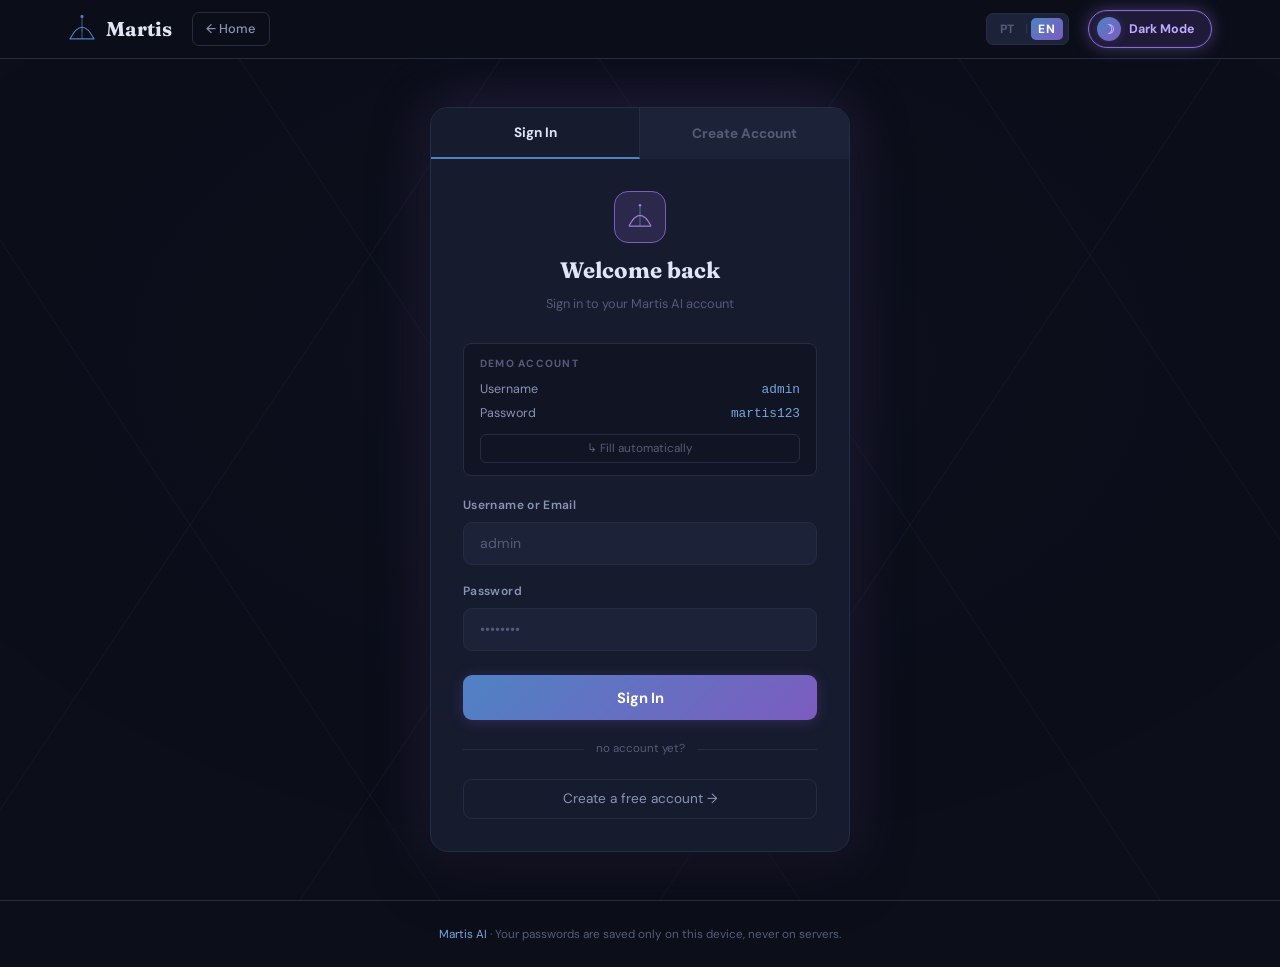
<file: martis/pages/login.html>
<!DOCTYPE html>
<html lang="en" data-theme="dark" data-lang="en">
<head>
  <meta charset="UTF-8"/>
  <meta name="viewport" content="width=device-width, initial-scale=1.0"/>
  <title>Sign In — Martis AI</title>
  <link rel="stylesheet" href="../styles/tokens.css"/>
  <style>
    body {
      min-height: 100vh;
      display: flex;
      flex-direction: column;
    }

    nav {
      position: sticky; top: 0; z-index: 200;
      border-bottom: 1px solid var(--border);
      backdrop-filter: blur(20px);
      background: rgba(12,15,26,.88);
      transition: background .3s;
    }
    [data-theme="light"] nav { background: rgba(249,247,243,.94); }

    .nav-inner {
      max-width: 1200px; margin: 0 auto; padding: 0 1.75rem;
      display: flex; align-items: center; height: 58px; gap: 1.2rem;
    }

    .logo-link { display:flex;align-items:center;gap:.65rem;text-decoration:none;flex-shrink:0; }
    .logo-text  { font-family:'Fraunces',serif;font-weight:700;font-size:1.25rem;color:var(--text); }

    /* Net background (subtle) */
    .net-bg {
      position: fixed; inset: 0; z-index: 0; pointer-events: none; opacity: .5;
    }

    /* Auth container */
    .auth-wrap {
      flex: 1;
      display: flex;
      align-items: center;
      justify-content: center;
      padding: 3rem 1.5rem;
      position: relative;
      z-index: 1;
    }

    .auth-card {
      width: 100%;
      max-width: 420px;
      background: var(--surface);
      border: 1px solid var(--border);
      border-radius: 18px;
      overflow: hidden;
      box-shadow: 0 20px 60px rgba(0,0,0,.4), 0 0 60px var(--purple-glow);
    }

    [data-theme="light"] .auth-card {
      box-shadow: 0 8px 40px rgba(0,0,0,.1), 0 0 30px var(--purple-glow);
    }

    /* Tab switcher (Sign In / Register) */
    .auth-tabs {
      display: grid;
      grid-template-columns: 1fr 1fr;
    }

    .auth-tab {
      padding: 1rem;
      text-align: center;
      font-size: .85rem;
      font-weight: 700;
      color: var(--text3);
      cursor: pointer;
      border-bottom: 2px solid var(--border);
      transition: all .2s;
      background: var(--surface2);
      border: none;
      font-family: 'DM Sans', sans-serif;
    }

    .auth-tab.active {
      color: var(--text);
      background: var(--surface);
      border-bottom: 2px solid var(--accent);
    }

    .auth-tab:first-child { border-right: 1px solid var(--border); }

    /* Form panels */
    .auth-panel { display: none; padding: 2rem; }
    .auth-panel.active { display: block; }

    .auth-logo {
      text-align: center;
      margin-bottom: 1.75rem;
    }

    .auth-logo-icon {
      width: 52px; height: 52px;
      background: var(--purple-dim);
      border: 1px solid var(--purple);
      border-radius: 14px;
      display: inline-grid;
      place-items: center;
      margin-bottom: .65rem;
    }

    .auth-title {
      font-family: 'Fraunces', serif;
      font-weight: 700;
      font-size: 1.4rem;
      color: var(--text);
      margin-bottom: .3rem;
    }

    .auth-subtitle {
      font-size: .8rem;
      color: var(--text3);
    }

    /* Form fields */
    .form-group { margin-bottom: 1.1rem; }

    .form-label {
      display: block;
      font-size: .75rem;
      font-weight: 600;
      color: var(--text2);
      margin-bottom: .4rem;
      letter-spacing: .03em;
    }

    .form-input {
      width: 100%;
      background: var(--surface2);
      border: 1px solid var(--border);
      border-radius: 9px;
      padding: .72rem 1rem;
      color: var(--text);
      font-family: 'DM Sans', sans-serif;
      font-size: .88rem;
      outline: none;
      transition: border-color .2s, box-shadow .2s;
    }

    .form-input:focus {
      border-color: var(--accent);
      box-shadow: 0 0 0 3px var(--accent-dim);
    }

    .form-input::placeholder { color: var(--text3); }

    .form-input.error {
      border-color: var(--rose);
      box-shadow: 0 0 0 3px var(--rose-dim);
    }

    /* Submit button */
    .auth-submit {
      width: 100%;
      padding: .8rem;
      background: var(--grad);
      color: #fff;
      border: none;
      border-radius: 9px;
      font-family: 'DM Sans', sans-serif;
      font-size: .92rem;
      font-weight: 700;
      cursor: pointer;
      transition: all .2s;
      box-shadow: 0 2px 14px var(--purple-glow);
      margin-top: .4rem;
    }

    .auth-submit:hover { filter: brightness(1.1); box-shadow: 0 4px 24px var(--purple-glow); }
    .auth-submit:disabled { opacity: .5; cursor: not-allowed; }

    /* Messages */
    .auth-msg {
      display: none;
      padding: .7rem 1rem;
      border-radius: 8px;
      font-size: .8rem;
      margin-bottom: 1rem;
      line-height: 1.5;
    }

    .auth-msg.error   { display: block; background: var(--rose-dim);  color: var(--rose);  border: 1px solid rgba(176,95,136,.3); }
    .auth-msg.success { display: block; background: var(--green-dim); color: var(--green); border: 1px solid rgba(58,184,154,.3); }

    /* Divider */
    .auth-divider {
      display: flex;
      align-items: center;
      gap: .75rem;
      margin: 1.25rem 0;
      font-size: .72rem;
      color: var(--text3);
    }
    .auth-divider::before, .auth-divider::after {
      content: '';
      flex: 1;
      height: 1px;
      background: var(--border);
    }

    /* Demo credentials box */
    .demo-creds {
      background: var(--bg2);
      border: 1px solid var(--border);
      border-radius: 8px;
      padding: .75rem 1rem;
      margin-bottom: 1.25rem;
    }

    .demo-creds-title {
      font-size: .65rem;
      font-weight: 700;
      letter-spacing: .12em;
      text-transform: uppercase;
      color: var(--text3);
      margin-bottom: .5rem;
    }

    .demo-cred-row {
      display: flex;
      align-items: center;
      justify-content: space-between;
      font-size: .78rem;
      color: var(--text2);
      margin-bottom: .2rem;
    }

    .demo-cred-row span:last-child {
      font-family: 'Courier New', monospace;
      color: var(--accent-lt);
      font-size: .8rem;
    }

    .fill-demo-btn {
      display: block;
      width: 100%;
      margin-top: .6rem;
      padding: .35rem;
      background: none;
      border: 1px solid var(--border);
      border-radius: 6px;
      font-size: .73rem;
      color: var(--text3);
      cursor: pointer;
      transition: all .18s;
      font-family: 'DM Sans', sans-serif;
    }
    .fill-demo-btn:hover { border-color: var(--accent); color: var(--accent-lt); }

    /* Logged-in state */
    .auth-logged-in {
      display: none;
      padding: 2.5rem 2rem;
      text-align: center;
    }

    .logged-in-avatar {
      width: 64px; height: 64px;
      background: var(--grad);
      border-radius: 50%;
      display: inline-grid;
      place-items: center;
      font-size: 1.6rem;
      margin-bottom: 1rem;
      box-shadow: 0 4px 20px var(--purple-glow);
    }

    .logged-in-name {
      font-family: 'Fraunces', serif;
      font-weight: 700;
      font-size: 1.3rem;
      color: var(--text);
      margin-bottom: .3rem;
    }

    .logged-in-email {
      font-size: .8rem;
      color: var(--text3);
      margin-bottom: 1.5rem;
    }

    .logout-btn {
      padding: .55rem 1.5rem;
      background: none;
      border: 1px solid var(--border);
      border-radius: 7px;
      color: var(--text2);
      font-family: 'DM Sans', sans-serif;
      font-size: .82rem;
      cursor: pointer;
      transition: all .2s;
    }
    .logout-btn:hover { border-color: var(--rose); color: var(--rose); }

    /* Password strength */
    .pw-strength {
      height: 3px;
      border-radius: 2px;
      background: var(--border2);
      margin-top: .4rem;
      overflow: hidden;
    }
    .pw-strength-fill {
      height: 100%;
      border-radius: 2px;
      width: 0%;
      transition: width .3s, background .3s;
    }

    .pw-hint {
      font-size: .67rem;
      color: var(--text3);
      margin-top: .3rem;
    }

    footer {
      text-align: center;
      padding: 1.5rem;
      font-size: .73rem;
      color: var(--text3);
      border-top: 1px solid var(--border);
      position: relative;
      z-index: 1;
    }
    footer a { color: var(--accent-lt); text-decoration: none; }
  </style>
</head>
<body>

<!-- Subtle net background -->
<div class="net-bg">
  <svg viewBox="0 0 1440 900" preserveAspectRatio="xMidYMid slice" xmlns="http://www.w3.org/2000/svg" width="100%" height="100%">
    <defs>
      <radialGradient id="grd" cx="50%" cy="40%" r="60%">
        <stop offset="0%" stop-color="#7c5cbf" stop-opacity=".06"/>
        <stop offset="100%" stop-color="transparent" stop-opacity="0"/>
      </radialGradient>
    </defs>
    <rect width="1440" height="900" fill="url(#grd)"/>
    <g stroke="var(--net-line)" stroke-width="1" fill="none">
      <line x1="-80" y1="0" x2="520" y2="900"/> <line x1="280" y1="0" x2="880" y2="900"/>
      <line x1="640" y1="0" x2="1240" y2="900"/> <line x1="1000" y1="0" x2="1600" y2="900"/>
      <line x1="1340" y1="0" x2="740" y2="900"/>  <line x1="980" y1="0" x2="380" y2="900"/>
      <line x1="620" y1="0" x2="20" y2="900"/>
    </g>
  </svg>
</div>

<nav>
  <div class="nav-inner">
    <a href="../index.html" class="logo-link">
      <svg width="28" height="28" viewBox="0 0 40 40" fill="none">
        <path d="M3 34 Q20 1 37 34" stroke="var(--accent)" stroke-width="1.7" fill="none" stroke-linecap="round"/>
        <line x1="3" y1="34" x2="37" y2="34" stroke="var(--accent)" stroke-width="1.7" stroke-linecap="round"/>
        <line x1="20" y1="2" x2="20" y2="34" stroke="var(--accent-lt)" stroke-width="1.1" opacity=".7"/>
        <circle cx="20" cy="2" r="2.2" fill="var(--accent)" opacity=".95"/>
        <circle cx="20" cy="22" r="1.3" fill="var(--purple)" opacity=".6"/>
      </svg>
      <div class="logo-text">Martis</div>
    </a>

    <a href="../index.html" style="margin-right:auto;display:flex;align-items:center;gap:.4rem;padding:.35rem .85rem;border-radius:7px;border:1px solid var(--border);color:var(--text2);text-decoration:none;font-size:.8rem;font-weight:500;transition:all .2s" data-pt="← Início" data-en="← Home">← Home</a>

    <div class="lang-toggle">
      <button class="lang-btn" id="btnPT" onclick="setLang('pt')">PT</button>
      <span class="lang-sep">|</span>
      <button class="lang-btn active" id="btnEN" onclick="setLang('en')">EN</button>
    </div>

    <button class="theme-toggle" onclick="toggleTheme()">
      <div class="toggle-orb" id="toggleOrb">☽</div>
      <span id="toggleLabel" data-pt="Modo Escuro" data-en="Dark Mode">Dark Mode</span>
    </button>
  </div>
</nav>

<div class="auth-wrap">
  <div class="auth-card" id="authCard">

    <!-- ── TABS ── -->
    <div class="auth-tabs">
      <button class="auth-tab active" id="tabSignIn" onclick="switchTab('signin')" data-pt="Entrar" data-en="Sign In">Sign In</button>
      <button class="auth-tab" id="tabRegister" onclick="switchTab('register')" data-pt="Criar Conta" data-en="Create Account">Create Account</button>
    </div>

    <!-- ── SIGN IN PANEL ── -->
    <div class="auth-panel active" id="panelSignin">
      <div class="auth-logo">
        <div class="auth-logo-icon">
          <svg width="26" height="26" viewBox="0 0 40 40" fill="none">
            <path d="M3 34 Q20 1 37 34" stroke="var(--purple-lt)" stroke-width="1.8" fill="none"/>
            <line x1="3" y1="34" x2="37" y2="34" stroke="var(--purple-lt)" stroke-width="1.8"/>
            <line x1="20" y1="2" x2="20" y2="34" stroke="var(--accent-lt)" stroke-width="1.2" opacity=".7"/>
            <circle cx="20" cy="2" r="2" fill="var(--purple-lt)"/>
          </svg>
        </div>
        <div class="auth-title" data-pt="Bem-vindo de volta" data-en="Welcome back">Welcome back</div>
        <div class="auth-subtitle" data-pt="Entre na sua conta Martis AI" data-en="Sign in to your Martis AI account">Sign in to your Martis AI account</div>
      </div>

      <!-- Demo credentials hint -->
      <div class="demo-creds">
        <div class="demo-creds-title" data-pt="Conta de demonstração" data-en="Demo account">Demo account</div>
        <div class="demo-cred-row">
          <span data-pt="Usuário" data-en="Username">Username</span>
          <span>admin</span>
        </div>
        <div class="demo-cred-row">
          <span data-pt="Senha" data-en="Password">Password</span>
          <span>martis123</span>
        </div>
        <button class="fill-demo-btn" onclick="fillDemo()" data-pt="↳ Preencher automaticamente" data-en="↳ Fill automatically">↳ Fill automatically</button>
      </div>

      <div class="auth-msg" id="signinMsg"></div>

      <div class="form-group">
        <label class="form-label" for="signinUser" data-pt="Usuário ou E-mail" data-en="Username or Email">Username or Email</label>
        <input class="form-input" type="text" id="signinUser" placeholder="admin" autocomplete="username"/>
      </div>

      <div class="form-group">
        <label class="form-label" for="signinPass" data-pt="Senha" data-en="Password">Password</label>
        <input class="form-input" type="password" id="signinPass" placeholder="••••••••" autocomplete="current-password"/>
      </div>

      <button class="auth-submit" onclick="signIn()" data-pt="Entrar" data-en="Sign In">Sign In</button>

      <div class="auth-divider" data-pt="não tem conta?" data-en="no account yet?">no account yet?</div>

      <button onclick="switchTab('register')" style="width:100%;padding:.65rem;background:none;border:1px solid var(--border);border-radius:9px;color:var(--text2);font-family:'DM Sans',sans-serif;font-size:.85rem;cursor:pointer;transition:all .2s" data-pt="Criar uma conta grátis →" data-en="Create a free account →">Create a free account →</button>
    </div>

    <!-- ── REGISTER PANEL ── -->
    <div class="auth-panel" id="panelRegister">
      <div class="auth-logo">
        <div class="auth-logo-icon">
          <svg width="26" height="26" viewBox="0 0 40 40" fill="none">
            <path d="M3 34 Q20 1 37 34" stroke="var(--purple-lt)" stroke-width="1.8" fill="none"/>
            <line x1="3" y1="34" x2="37" y2="34" stroke="var(--purple-lt)" stroke-width="1.8"/>
            <line x1="20" y1="2" x2="20" y2="34" stroke="var(--accent-lt)" stroke-width="1.2" opacity=".7"/>
            <circle cx="20" cy="2" r="2" fill="var(--purple-lt)"/>
          </svg>
        </div>
        <div class="auth-title" data-pt="Criar sua conta" data-en="Create your account">Create your account</div>
        <div class="auth-subtitle" data-pt="Comece a usar o Martis AI gratuitamente" data-en="Start using Martis AI for free">Start using Martis AI for free</div>
      </div>

      <div class="auth-msg" id="registerMsg"></div>

      <div class="form-group">
        <label class="form-label" for="regName" data-pt="Nome completo" data-en="Full name">Full name</label>
        <input class="form-input" type="text" id="regName" placeholder="Jane Smith" autocomplete="name"/>
      </div>

      <div class="form-group">
        <label class="form-label" for="regEmail">E-mail</label>
        <input class="form-input" type="email" id="regEmail" placeholder="jane@example.com" autocomplete="email"/>
      </div>

      <div class="form-group">
        <label class="form-label" for="regUser" data-pt="Usuário (sem espaços)" data-en="Username (no spaces)">Username (no spaces)</label>
        <input class="form-input" type="text" id="regUser" placeholder="janesmith" autocomplete="username"/>
      </div>

      <div class="form-group">
        <label class="form-label" for="regPass" data-pt="Senha (mín. 6 caracteres)" data-en="Password (min. 6 characters)">Password (min. 6 characters)</label>
        <input class="form-input" type="password" id="regPass" placeholder="••••••••" oninput="checkStrength(this.value)" autocomplete="new-password"/>
        <div class="pw-strength"><div class="pw-strength-fill" id="pwFill"></div></div>
        <div class="pw-hint" id="pwHint"></div>
      </div>

      <div class="form-group">
        <label class="form-label" for="regPass2" data-pt="Confirmar senha" data-en="Confirm password">Confirm password</label>
        <input class="form-input" type="password" id="regPass2" placeholder="••••••••" autocomplete="new-password"/>
      </div>

      <button class="auth-submit" onclick="register()" data-pt="Criar Conta Grátis" data-en="Create Free Account">Create Free Account</button>

      <div class="auth-divider" data-pt="já tem conta?" data-en="already have an account?">already have an account?</div>

      <button onclick="switchTab('signin')" style="width:100%;padding:.65rem;background:none;border:1px solid var(--border);border-radius:9px;color:var(--text2);font-family:'DM Sans',sans-serif;font-size:.85rem;cursor:pointer;transition:all .2s" data-pt="← Entrar na conta existente" data-en="← Sign in to existing account">← Sign in to existing account</button>
    </div>

    <!-- ── LOGGED IN PANEL ── -->
    <div class="auth-logged-in" id="panelLoggedIn">
      <div class="logged-in-avatar" id="loggedInAvatar">👤</div>
      <div class="logged-in-name" id="loggedInName">—</div>
      <div class="logged-in-email" id="loggedInEmail">—</div>
      <div style="display:flex;gap:.75rem;justify-content:center;flex-wrap:wrap;margin-bottom:1rem">
        <a href="../index.html" class="btn btn-primary" style="display:inline-flex;align-items:center;gap:.4rem;padding:.55rem 1.2rem;border-radius:8px;font-size:.83rem;font-weight:700;background:var(--grad);color:#fff;text-decoration:none" data-pt="→ Ir para a Plataforma" data-en="→ Go to Platform">→ Go to Platform</a>
        <button class="logout-btn" onclick="logout()" data-pt="Sair" data-en="Sign Out">Sign Out</button>
      </div>
      <p style="font-size:.75rem;color:var(--text3)" data-pt="Conta salva localmente neste dispositivo." data-en="Account saved locally on this device.">Account saved locally on this device.</p>
    </div>

  </div>
</div>

<footer>
  <a href="../index.html">Martis AI</a> ·
  <span data-pt="Suas senhas ficam salvas apenas neste dispositivo, nunca em servidores." data-en="Your passwords are saved only on this device, never on servers.">Your passwords are saved only on this device, never on servers.</span>
</footer>

<script src="../scripts/shared.js"></script>
<script>
/* ══════════════════════════════════════════════
   AUTH SYSTEM — localStorage-based
   Users stored in: localStorage['martis_users']
   Session stored in: localStorage['martis_session']
══════════════════════════════════════════════ */

const USERS_KEY   = 'martis_users';
const SESSION_KEY = 'martis_session';

/* ── Pre-established demo accounts ── */
const DEFAULT_USERS = [
  { username: 'admin',     email: 'admin@martis.ai',   name: 'Admin Martis',  password: 'martis123' },
  { username: 'demo',      email: 'demo@martis.ai',    name: 'Demo User',     password: 'demo1234'  },
];

/* ── Init: seed default users if first run ── */
function getUsers() {
  const raw = localStorage.getItem(USERS_KEY);
  if (!raw) {
    localStorage.setItem(USERS_KEY, JSON.stringify(DEFAULT_USERS));
    return DEFAULT_USERS;
  }
  return JSON.parse(raw);
}

function saveUsers(users) {
  localStorage.setItem(USERS_KEY, JSON.stringify(users));
}

/* ── Check active session on load ── */
document.addEventListener('DOMContentLoaded', () => {
  const session = localStorage.getItem(SESSION_KEY);
  if (session) {
    const user = JSON.parse(session);
    showLoggedIn(user);
  }

  // Check if we came in from ?tab=register
  if (location.hash === '#register') switchTab('register');
});

/* ── Tab switching ── */
function switchTab(tab) {
  document.getElementById('panelSignin').classList.toggle('active', tab === 'signin');
  document.getElementById('panelRegister').classList.toggle('active', tab === 'register');
  document.getElementById('tabSignIn').classList.toggle('active', tab === 'signin');
  document.getElementById('tabRegister').classList.toggle('active', tab === 'register');
  document.getElementById('signinMsg').className = 'auth-msg';
  document.getElementById('registerMsg').className = 'auth-msg';
}

/* ── Fill demo credentials ── */
function fillDemo() {
  document.getElementById('signinUser').value = 'admin';
  document.getElementById('signinPass').value = 'martis123';
  document.getElementById('signinUser').classList.remove('error');
  document.getElementById('signinPass').classList.remove('error');
}

/* ── Show message in a panel ── */
function showMsg(elId, text, type) {
  const el = document.getElementById(elId);
  el.textContent = text;
  el.className = 'auth-msg ' + type;
}

/* ── SIGN IN ── */
function signIn() {
  const userInput = document.getElementById('signinUser').value.trim();
  const passInput = document.getElementById('signinPass').value;
  const users = getUsers();
  const lang  = localStorage.getItem('martis_lang') || 'en';

  document.getElementById('signinUser').classList.remove('error');
  document.getElementById('signinPass').classList.remove('error');

  if (!userInput || !passInput) {
    showMsg('signinMsg', lang === 'pt' ? 'Preencha todos os campos.' : 'Please fill in all fields.', 'error');
    return;
  }

  const user = users.find(u =>
    (u.username === userInput || u.email === userInput) && u.password === passInput
  );

  if (!user) {
    document.getElementById('signinUser').classList.add('error');
    document.getElementById('signinPass').classList.add('error');
    showMsg('signinMsg', lang === 'pt' ? 'Usuário ou senha incorretos.' : 'Incorrect username or password.', 'error');
    return;
  }

  localStorage.setItem(SESSION_KEY, JSON.stringify(user));
  showMsg('signinMsg', lang === 'pt' ? `✓ Bem-vindo, ${user.name}!` : `✓ Welcome, ${user.name}!`, 'success');

  setTimeout(() => showLoggedIn(user), 800);
}

/* ── REGISTER ── */
function register() {
  const name  = document.getElementById('regName').value.trim();
  const email = document.getElementById('regEmail').value.trim();
  const uname = document.getElementById('regUser').value.trim().toLowerCase();
  const pass  = document.getElementById('regPass').value;
  const pass2 = document.getElementById('regPass2').value;
  const lang  = localStorage.getItem('martis_lang') || 'en';

  // Clear errors
  ['regName','regEmail','regUser','regPass','regPass2'].forEach(id => {
    document.getElementById(id).classList.remove('error');
  });

  // Validation
  if (!name || !email || !uname || !pass || !pass2) {
    showMsg('registerMsg', lang === 'pt' ? 'Preencha todos os campos.' : 'Please fill in all fields.', 'error');
    return;
  }

  if (!/^[^\s@]+@[^\s@]+\.[^\s@]+$/.test(email)) {
    document.getElementById('regEmail').classList.add('error');
    showMsg('registerMsg', lang === 'pt' ? 'E-mail inválido.' : 'Invalid email address.', 'error');
    return;
  }

  if (/\s/.test(uname)) {
    document.getElementById('regUser').classList.add('error');
    showMsg('registerMsg', lang === 'pt' ? 'Usuário não pode ter espaços.' : 'Username cannot contain spaces.', 'error');
    return;
  }

  if (pass.length < 6) {
    document.getElementById('regPass').classList.add('error');
    showMsg('registerMsg', lang === 'pt' ? 'Senha precisa ter no mínimo 6 caracteres.' : 'Password must be at least 6 characters.', 'error');
    return;
  }

  if (pass !== pass2) {
    document.getElementById('regPass2').classList.add('error');
    showMsg('registerMsg', lang === 'pt' ? 'As senhas não coincidem.' : 'Passwords do not match.', 'error');
    return;
  }

  const users = getUsers();

  if (users.find(u => u.username === uname)) {
    document.getElementById('regUser').classList.add('error');
    showMsg('registerMsg', lang === 'pt' ? 'Esse nome de usuário já está em uso.' : 'That username is already taken.', 'error');
    return;
  }

  if (users.find(u => u.email === email)) {
    document.getElementById('regEmail').classList.add('error');
    showMsg('registerMsg', lang === 'pt' ? 'Esse e-mail já está cadastrado.' : 'That email is already registered.', 'error');
    return;
  }

  // Save new user
  const newUser = { username: uname, email, name, password: pass };
  users.push(newUser);
  saveUsers(users);

  localStorage.setItem(SESSION_KEY, JSON.stringify(newUser));
  showMsg('registerMsg', lang === 'pt' ? `✓ Conta criada com sucesso!` : `✓ Account created successfully!`, 'success');

  setTimeout(() => showLoggedIn(newUser), 800);
}

/* ── SHOW LOGGED-IN STATE ── */
function showLoggedIn(user) {
  document.getElementById('panelSignin').style.display   = 'none';
  document.getElementById('panelRegister').style.display = 'none';
  document.querySelectorAll('.auth-tab').forEach(t => t.style.display = 'none');
  document.getElementById('panelLoggedIn').style.display = 'block';

  const initials = user.name.split(' ').map(w => w[0]).join('').slice(0,2).toUpperCase();
  document.getElementById('loggedInAvatar').textContent = initials;
  document.getElementById('loggedInName').textContent   = user.name;
  document.getElementById('loggedInEmail').textContent  = user.email;
}

/* ── LOGOUT ── */
function logout() {
  localStorage.removeItem(SESSION_KEY);
  document.getElementById('panelLoggedIn').style.display = 'none';
  document.querySelectorAll('.auth-tab').forEach(t => t.style.display = '');
  document.getElementById('panelSignin').style.display = '';
  document.getElementById('panelRegister').style.display = '';
  switchTab('signin');
}

/* ── PASSWORD STRENGTH ── */
function checkStrength(pw) {
  const fill = document.getElementById('pwFill');
  const hint = document.getElementById('pwHint');
  const lang = localStorage.getItem('martis_lang') || 'en';

  let score = 0;
  if (pw.length >= 6)  score++;
  if (pw.length >= 10) score++;
  if (/[A-Z]/.test(pw)) score++;
  if (/[0-9]/.test(pw)) score++;
  if (/[^A-Za-z0-9]/.test(pw)) score++;

  const pct    = ['0%','20%','40%','60%','80%','100%'][score];
  const colors = ['#b05f88','#c49d4a','#c49d4a','#4f82c4','#3ab89a','#3ab89a'];
  const labelsEn = ['','Weak','Weak','Fair','Strong','Very strong'];
  const labelsPt = ['','Fraca','Fraca','Regular','Forte','Muito forte'];

  fill.style.width      = pct;
  fill.style.background = colors[score] || colors[0];
  hint.textContent      = lang === 'pt' ? labelsPt[score] : labelsEn[score];
  hint.style.color      = colors[score] || 'var(--text3)';
}
</script>
</body>
</html>
</file>
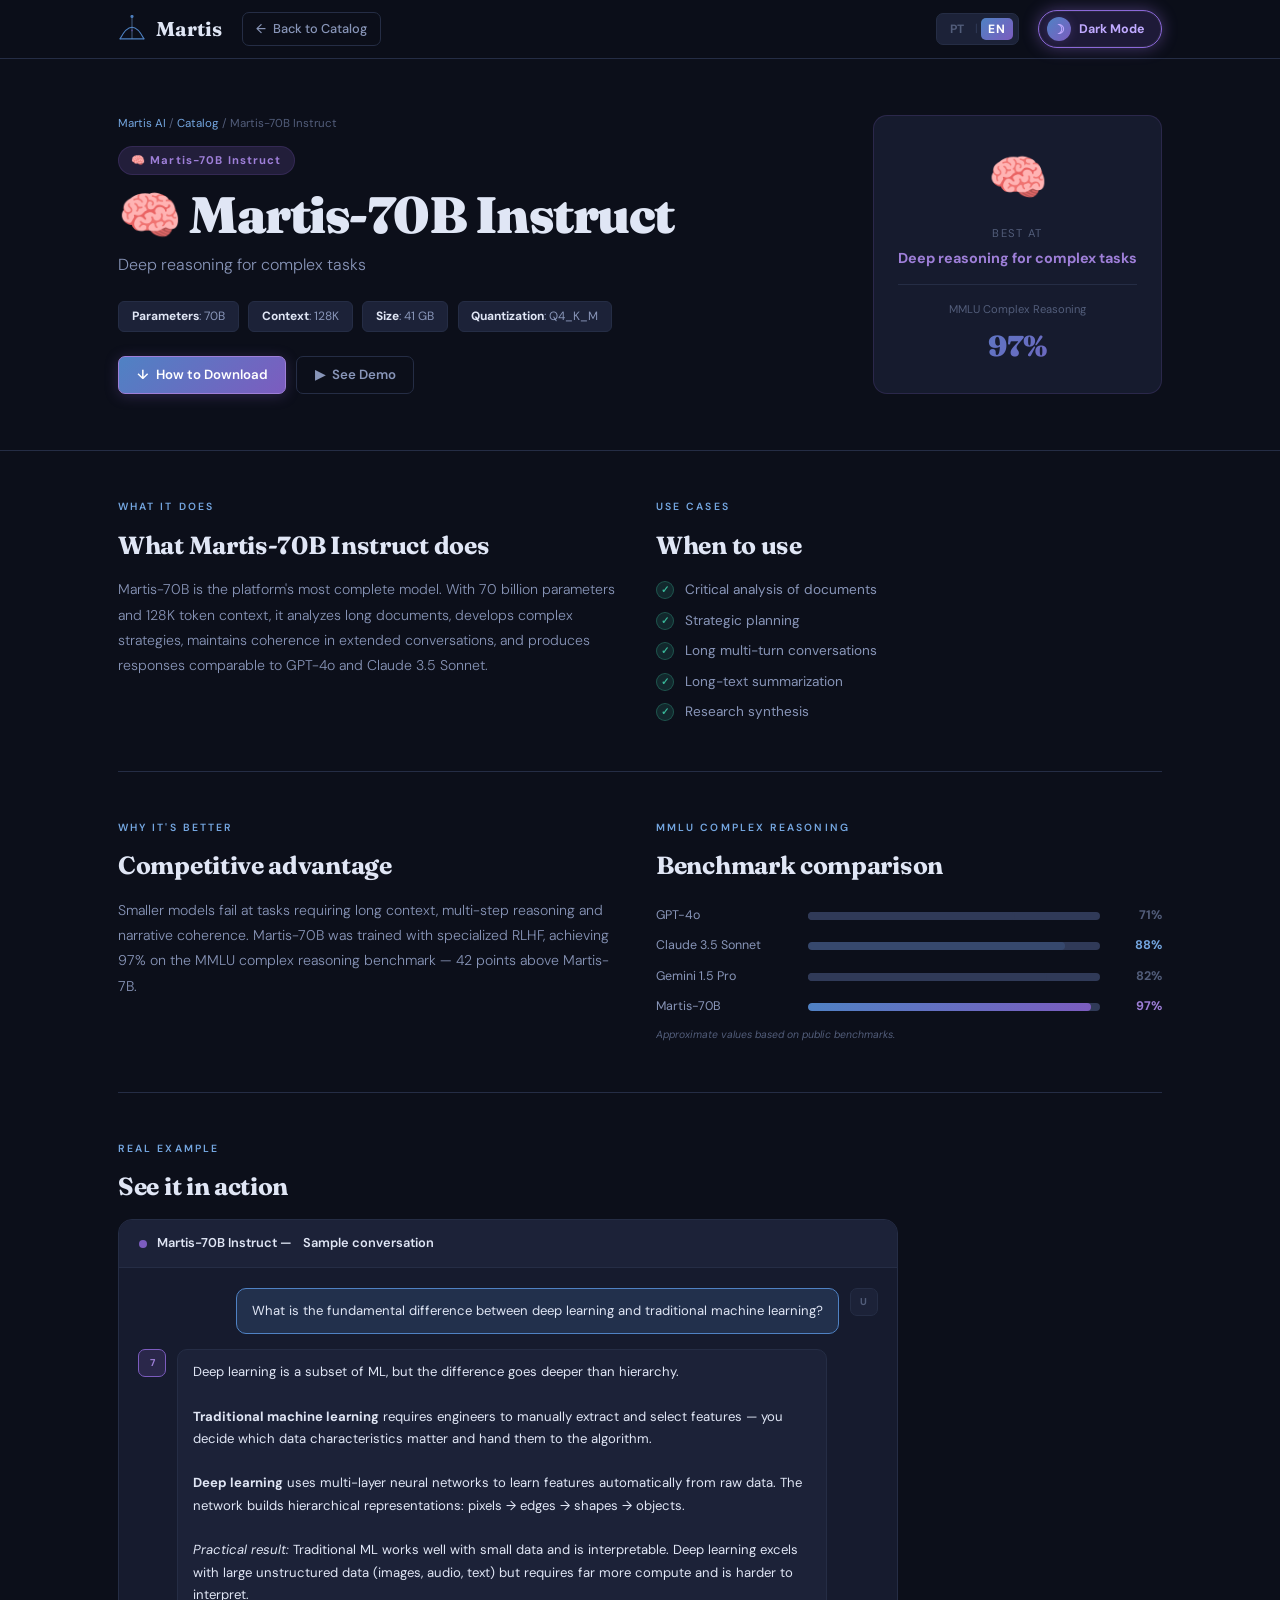
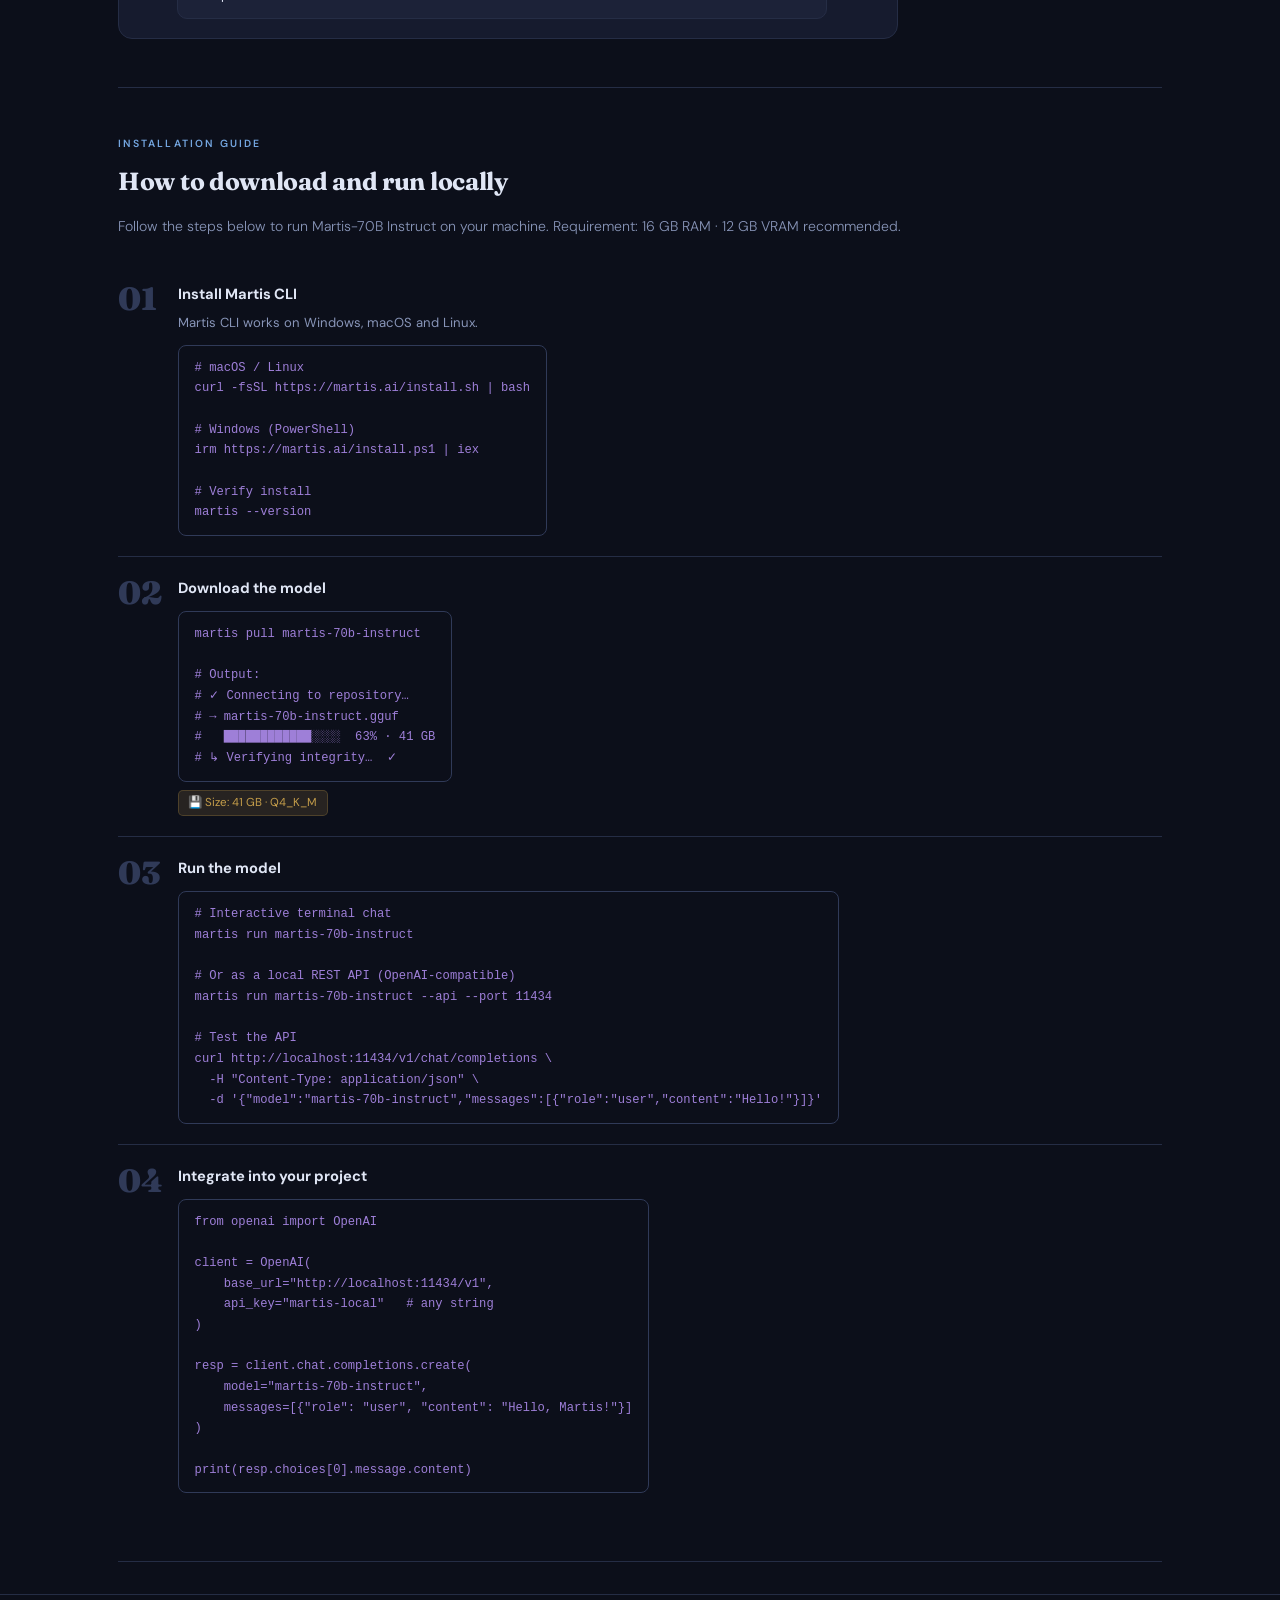
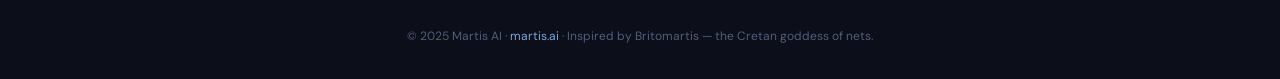
<file: martis/pages/martis-model-70b.html>
<!DOCTYPE html>
<html lang="en" data-theme="dark" data-lang="en">
<head>
  <meta charset="UTF-8"/>
  <meta name="viewport" content="width=device-width, initial-scale=1.0"/>
  <title>Martis-70B Instruct — Martis AI</title>
  <link rel="stylesheet" href="../styles/tokens.css"/>
  <link rel="stylesheet" href="../styles/model.css"/>
</head>
<body>

<nav>
  <div class="wrap nav-inner">
    <a href="../index.html" class="logo-link">
      <svg width="28" height="28" viewBox="0 0 40 40" fill="none">
        <path d="M3 34 Q20 1 37 34" stroke="var(--accent)" stroke-width="1.7" fill="none" stroke-linecap="round"/>
        <line x1="3" y1="34" x2="37" y2="34" stroke="var(--accent)" stroke-width="1.7" stroke-linecap="round"/>
        <line x1="20" y1="2" x2="20" y2="34" stroke="var(--accent-lt)" stroke-width="1.1" opacity=".7"/>
        <circle cx="20" cy="2" r="2.2" fill="var(--accent)" opacity=".95"/>
        <circle cx="20" cy="22" r="1.3" fill="var(--purple)" opacity=".6"/>
      </svg>
      <div class="logo-text">Martis</div>
    </a>
    <a href="../index.html#catalog" class="back-btn">← <span data-pt="Voltar ao Catálogo" data-en="Back to Catalog">Back to Catalog</span></a>
    <div class="lang-toggle">
      <button class="lang-btn" id="btnPT" onclick="setLang('pt')">PT</button>
      <span class="lang-sep">|</span>
      <button class="lang-btn active" id="btnEN" onclick="setLang('en')">EN</button>
    </div>
    <button class="theme-toggle" onclick="toggleTheme()">
      <div class="toggle-orb" id="toggleOrb">☽</div>
      <span id="toggleLabel" data-pt="Modo Escuro" data-en="Dark Mode">Dark Mode</span>
    </button>
  </div>
</nav>

<section class="model-hero">
  <div class="wrap">
    <div class="model-hero-inner">
      <div>
        <div class="model-breadcrumb">
          <a href="../index.html">Martis AI</a> /
          <a href="../index.html#catalog" data-pt="Catálogo" data-en="Catalog">Catalog</a> /
          Martis-70B Instruct
        </div>
        <div class="model-eyebrow" style="background:rgba(124,92,191,.2);color:#9e7fd8;border-color:rgba(124,92,191,.2)">🧠 Martis-70B Instruct</div>
        <h1 class="model-title">🧠 Martis-70B Instruct</h1>
        <p class="model-tagline" data-pt="Raciocínio profundo para tarefas complexas" data-en="Deep reasoning for complex tasks">Deep reasoning for complex tasks</p>
        <div class="model-specs">
          <div class="spec-pill"><strong data-pt="Parâmetros" data-en="Parameters">Parameters</strong>: 70B</div>
          <div class="spec-pill"><strong data-pt="Contexto" data-en="Context">Context</strong>: 128K</div>
          <div class="spec-pill"><strong data-pt="Tamanho" data-en="Size">Size</strong>: 41 GB</div>
          <div class="spec-pill"><strong data-pt="Quantização" data-en="Quantization">Quantization</strong>: Q4_K_M</div>
        </div>
        <div class="hero-actions">
          <a href="#tutorial" class="btn btn-primary">↓ <span data-pt="Como Baixar" data-en="How to Download">How to Download</span></a>
          <a href="#demo"     class="btn btn-ghost">▶ <span data-pt="Ver Demo" data-en="See Demo">See Demo</span></a>
        </div>
      </div>
      <div style="background:var(--surface);border:1px solid rgba(124,92,191,.2);border-radius:14px;padding:1.5rem;min-width:220px;text-align:center">
        <div style="font-size:3rem;margin-bottom:.5rem">🧠</div>
        <div style="font-size:.7rem;color:var(--text3);letter-spacing:.12em;text-transform:uppercase;margin-bottom:.3rem" data-pt="Melhor em" data-en="Best at">Best at</div>
        <div style="font-size:.9rem;font-weight:700;color:#9e7fd8;line-height:1.4" data-pt="Raciocínio profundo para tarefas complexas" data-en="Deep reasoning for complex tasks">Deep reasoning for complex tasks</div>
        <div style="margin-top:1rem;padding-top:1rem;border-top:1px solid var(--border)">
          <div style="font-size:.7rem;color:var(--text3);margin-bottom:.3rem">MMLU Complex Reasoning</div>
          <div style="font-size:1.8rem;font-family:'Fraunces',serif;font-weight:900;background:var(--grad);-webkit-background-clip:text;-webkit-text-fill-color:transparent;background-clip:text">97%</div>
        </div>
      </div>
    </div>
  </div>
</section>

<div class="wrap">

  <section class="page-section">
    <div class="grid-2">
      <div>
        <div class="sec-label" data-pt="O que é" data-en="What it does">What it does</div>
        <h2 class="sec-h2" data-pt="O que o Martis-70B Instruct faz" data-en="What Martis-70B Instruct does">What Martis-70B Instruct does</h2>
        <p class="sec-p" data-pt="O Martis-70B é o modelo mais completo da plataforma. Com 70 bilhões de parâmetros e contexto de 128K tokens, analisa documentos longos, elabora estratégias complexas e produz respostas comparáveis ao GPT-4o e Claude 3.5 Sonnet." data-en="Martis-70B is the platform's most complete model. With 70 billion parameters and 128K token context, it analyzes long documents, develops complex strategies, maintains coherence in extended conversations, and produces responses comparable to GPT-4o and Claude 3.5 Sonnet.">Martis-70B is the platform's most complete model. With 70 billion parameters and 128K token context, it analyzes long documents, develops complex strategies, maintains coherence in extended conversations, and produces responses comparable to GPT-4o and Claude 3.5 Sonnet.</p>
      </div>
      <div>
        <div class="sec-label" data-pt="Casos de uso" data-en="Use cases">Use cases</div>
        <h2 class="sec-h2" data-pt="Quando usar" data-en="When to use">When to use</h2>
        <ul class="use-list"><li><div class="use-dot">✓</div><span data-pt="Análise crítica de documentos" data-en="Critical analysis of documents">Critical analysis of documents</span></li>
<li><div class="use-dot">✓</div><span data-pt="Planejamento estratégico" data-en="Strategic planning">Strategic planning</span></li>
<li><div class="use-dot">✓</div><span data-pt="Conversas longas com contexto" data-en="Long multi-turn conversations">Long multi-turn conversations</span></li>
<li><div class="use-dot">✓</div><span data-pt="Sumarização de textos extensos" data-en="Long-text summarization">Long-text summarization</span></li>
<li><div class="use-dot">✓</div><span data-pt="Síntese de pesquisa" data-en="Research synthesis">Research synthesis</span></li>
</ul>
      </div>
    </div>
  </section>

  <section class="page-section">
    <div class="grid-2">
      <div>
        <div class="sec-label" data-pt="Por que é melhor" data-en="Why it's better">Why it's better</div>
        <h2 class="sec-h2" data-pt="Vantagem competitiva" data-en="Competitive advantage">Competitive advantage</h2>
        <p class="sec-p" data-pt="Modelos menores falham em tarefas que exigem contexto longo e raciocínio multi-etapa. O Martis-70B foi treinado com RLHF especializado, alcançando 97% no benchmark MMLU — 42 pontos acima do Martis-7B." data-en="Smaller models fail at tasks requiring long context, multi-step reasoning and narrative coherence. Martis-70B was trained with specialized RLHF, achieving 97% on the MMLU complex reasoning benchmark — 42 points above Martis-7B.">Smaller models fail at tasks requiring long context, multi-step reasoning and narrative coherence. Martis-70B was trained with specialized RLHF, achieving 97% on the MMLU complex reasoning benchmark — 42 points above Martis-7B.</p>
      </div>
      <div>
        <div class="sec-label">MMLU Complex Reasoning</div>
        <h2 class="sec-h2" data-pt="Comparativo de benchmark" data-en="Benchmark comparison">Benchmark comparison</h2>
        <div class="bench-section">
        <div class="bench-row">
          <span class="bench-label">GPT-4o</span>
          <div class="bench-bar"><div class="bench-fill" style="width:71%;background:var(--border2)"></div></div>
          <span class="bench-val" style="color:var(--text3)">71%</span>
        </div>
        <div class="bench-row">
          <span class="bench-label">Claude 3.5 Sonnet</span>
          <div class="bench-bar"><div class="bench-fill" style="width:88%;background:var(--accent-dim)"></div></div>
          <span class="bench-val" style="color:var(--accent-lt)">88%</span>
        </div>
        <div class="bench-row">
          <span class="bench-label">Gemini 1.5 Pro</span>
          <div class="bench-bar"><div class="bench-fill" style="width:82%;background:var(--border2)"></div></div>
          <span class="bench-val" style="color:var(--text3)">82%</span>
        </div>
        <div class="bench-row">
          <span class="bench-label">Martis-70B</span>
          <div class="bench-bar"><div class="bench-fill" style="width:97%;background:var(--grad)"></div></div>
          <span class="bench-val" style="color:var(--purple-lt)">97%</span>
        </div>
          <div class="bench-note" data-pt="Valores aproximados baseados em benchmarks públicos." data-en="Approximate values based on public benchmarks.">Approximate values based on public benchmarks.</div>
        </div>
      </div>
    </div>
  </section>

  <section class="page-section" id="demo">
    <div class="sec-label" data-pt="Exemplo real" data-en="Real example">Real example</div>
    <h2 class="sec-h2" data-pt="Veja em ação" data-en="See it in action">See it in action</h2>
    <div class="demo-box" style="max-width:780px">
      <div class="demo-box-header">
        <div class="demo-dot" style="background:#7c5cbf"></div>
        Martis-70B Instruct — <span data-pt="Conversa de exemplo" data-en="Sample conversation">Sample conversation</span>
      </div>
      <div class="demo-msgs">
        <div class="dm dm-u">
          <div class="dm-av">U</div>
          <div class="dm-bub" data-pt="Qual a diferença fundamental entre deep learning e machine learning tradicional?" data-en="What is the fundamental difference between deep learning and traditional machine learning?">What is the fundamental difference between deep learning and traditional machine learning?</div>
        </div>
        <div class="dm dm-ai">
          <div class="dm-av" style="background:rgba(124,92,191,.2);border-color:#7c5cbf;color:#9e7fd8">7</div>
          <div class="dm-bub">Deep learning is a subset of ML, but the difference goes deeper than hierarchy.<br><br><strong>Traditional machine learning</strong> requires engineers to manually extract and select features — you decide which data characteristics matter and hand them to the algorithm.<br><br><strong>Deep learning</strong> uses multi-layer neural networks to learn features automatically from raw data. The network builds hierarchical representations: pixels → edges → shapes → objects.<br><br><em>Practical result:</em> Traditional ML works well with small data and is interpretable. Deep learning excels with large unstructured data (images, audio, text) but requires far more compute and is harder to interpret.</div>
        </div>
      </div>
    </div>
  </section>

  <section class="page-section" id="tutorial">
    <div class="sec-label" data-pt="Guia de instalação" data-en="Installation guide">Installation guide</div>
    <h2 class="sec-h2" data-pt="Como baixar e rodar localmente" data-en="How to download and run locally">How to download and run locally</h2>
    <p class="sec-p" style="margin-bottom:1.5rem">
      <span data-pt="Siga os passos abaixo para rodar o Martis-70B Instruct no seu computador. Requisito: 16 GB RAM · 12 GB VRAM recomendado." data-en="Follow the steps below to run Martis-70B Instruct on your machine. Requirement: 16 GB RAM · 12 GB VRAM recommended.">Follow the steps below to run Martis-70B Instruct on your machine. Requirement: 16 GB RAM · 12 GB VRAM recommended.</span>
    </p>

    <div class="tut-step">
      <div class="tut-num">01</div>
      <div class="tut-body">
        <h4 data-pt="Instale o Martis CLI" data-en="Install Martis CLI">Install Martis CLI</h4>
        <p data-pt="O Martis CLI funciona em Windows, macOS e Linux." data-en="Martis CLI works on Windows, macOS and Linux.">Martis CLI works on Windows, macOS and Linux.</p>
        <div class="tut-code"># macOS / Linux
curl -fsSL https://martis.ai/install.sh | bash

# Windows (PowerShell)
irm https://martis.ai/install.ps1 | iex

# Verify install
martis --version</div>
      </div>
    </div>

    <div class="tut-step">
      <div class="tut-num">02</div>
      <div class="tut-body">
        <h4 data-pt="Baixe o modelo" data-en="Download the model">Download the model</h4>
        <div class="tut-code">martis pull martis-70b-instruct

# Output:
# ✓ Connecting to repository…
# → martis-70b-instruct.gguf
#   ████████████░░░░  63% · 41 GB
# ↳ Verifying integrity…  ✓</div>
        <span class="tut-note">💾 Size: 41 GB · Q4_K_M</span>
      </div>
    </div>

    <div class="tut-step">
      <div class="tut-num">03</div>
      <div class="tut-body">
        <h4 data-pt="Rode o modelo" data-en="Run the model">Run the model</h4>
        <div class="tut-code"># Interactive terminal chat
martis run martis-70b-instruct

# Or as a local REST API (OpenAI-compatible)
martis run martis-70b-instruct --api --port 11434

# Test the API
curl http://localhost:11434/v1/chat/completions \
  -H "Content-Type: application/json" \
  -d '{"model":"martis-70b-instruct","messages":[{"role":"user","content":"Hello!"}]}'</div>
      </div>
    </div>

    <div class="tut-step">
      <div class="tut-num">04</div>
      <div class="tut-body">
        <h4 data-pt="Integre no seu projeto" data-en="Integrate into your project">Integrate into your project</h4>
        <div class="tut-code">from openai import OpenAI

client = OpenAI(
    base_url="http://localhost:11434/v1",
    api_key="martis-local"   # any string
)

resp = client.chat.completions.create(
    model="martis-70b-instruct",
    messages=[{"role": "user", "content": "Hello, Martis!"}]
)

print(resp.choices[0].message.content)</div>
      </div>
    </div>

  </section>

</div>

<footer>
  <div class="wrap">
    <p>© 2025 Martis AI · <a href="../index.html">martis.ai</a> ·
    <span data-pt="Inspirado em Britomártis — a deusa cretense das redes." data-en="Inspired by Britomartis — the Cretan goddess of nets.">Inspired by Britomartis — the Cretan goddess of nets.</span></p>
  </div>
</footer>

<script src="../scripts/shared.js"></script>
</body>
</html>
</file>
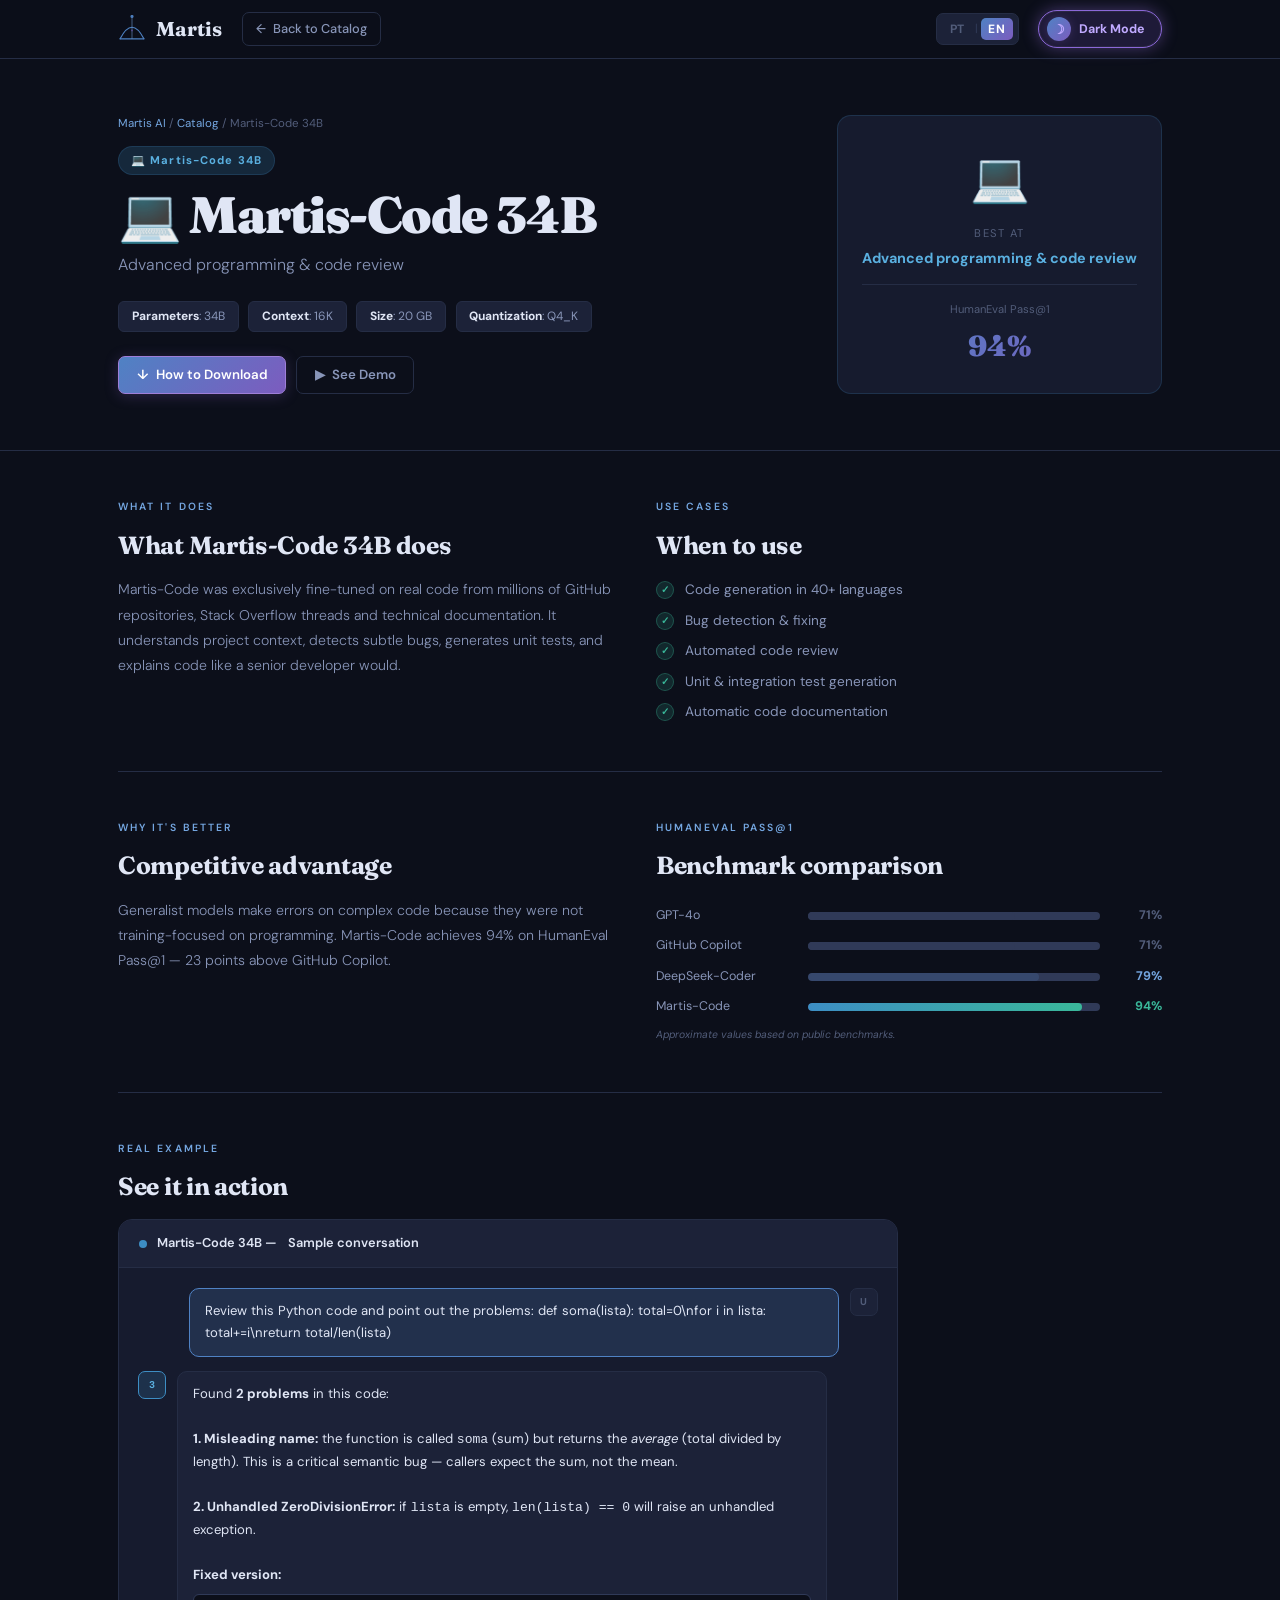
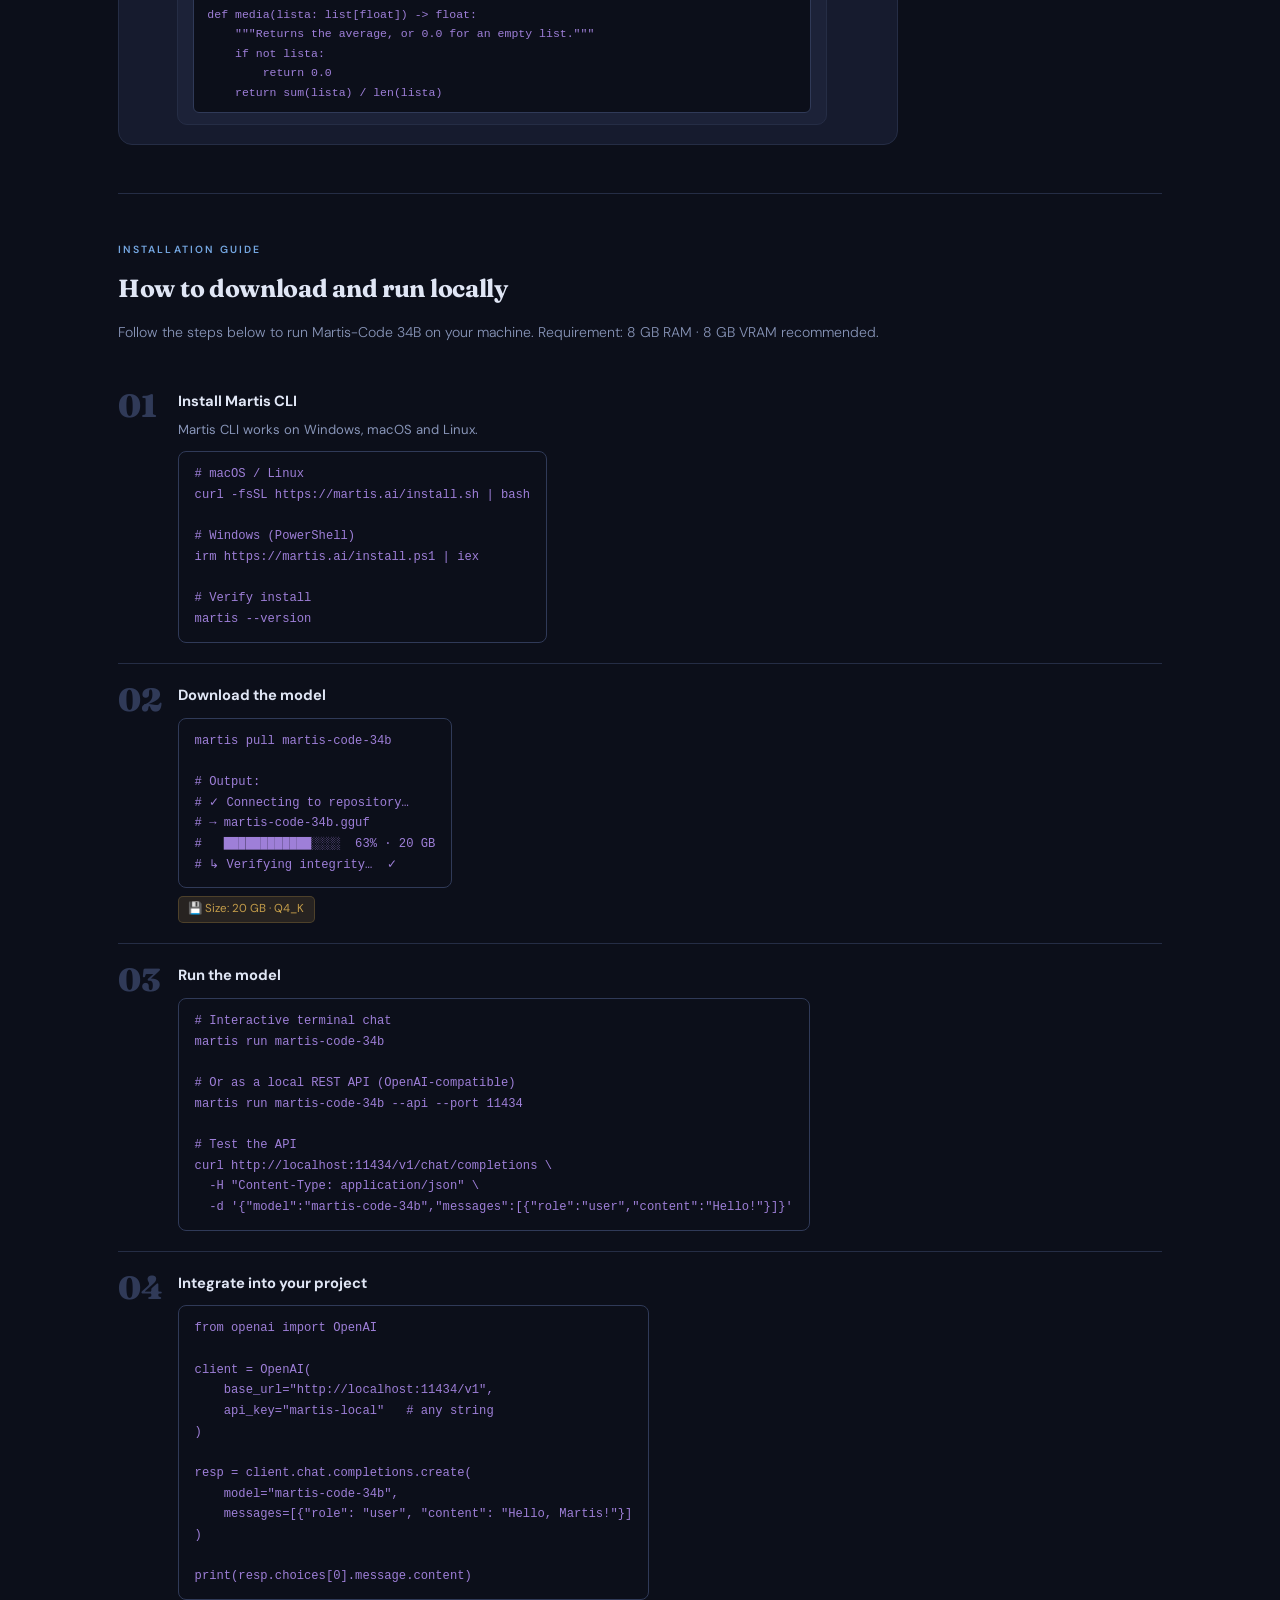
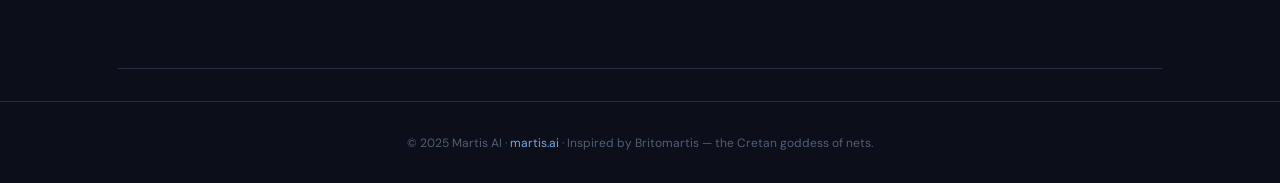
<file: martis/pages/martis-model-code.html>
<!DOCTYPE html>
<html lang="en" data-theme="dark" data-lang="en">
<head>
  <meta charset="UTF-8"/>
  <meta name="viewport" content="width=device-width, initial-scale=1.0"/>
  <title>Martis-Code 34B — Martis AI</title>
  <link rel="stylesheet" href="../styles/tokens.css"/>
  <link rel="stylesheet" href="../styles/model.css"/>
</head>
<body>

<nav>
  <div class="wrap nav-inner">
    <a href="../index.html" class="logo-link">
      <svg width="28" height="28" viewBox="0 0 40 40" fill="none">
        <path d="M3 34 Q20 1 37 34" stroke="var(--accent)" stroke-width="1.7" fill="none" stroke-linecap="round"/>
        <line x1="3" y1="34" x2="37" y2="34" stroke="var(--accent)" stroke-width="1.7" stroke-linecap="round"/>
        <line x1="20" y1="2" x2="20" y2="34" stroke="var(--accent-lt)" stroke-width="1.1" opacity=".7"/>
        <circle cx="20" cy="2" r="2.2" fill="var(--accent)" opacity=".95"/>
        <circle cx="20" cy="22" r="1.3" fill="var(--purple)" opacity=".6"/>
      </svg>
      <div class="logo-text">Martis</div>
    </a>
    <a href="../index.html#catalog" class="back-btn">← <span data-pt="Voltar ao Catálogo" data-en="Back to Catalog">Back to Catalog</span></a>
    <div class="lang-toggle">
      <button class="lang-btn" id="btnPT" onclick="setLang('pt')">PT</button>
      <span class="lang-sep">|</span>
      <button class="lang-btn active" id="btnEN" onclick="setLang('en')">EN</button>
    </div>
    <button class="theme-toggle" onclick="toggleTheme()">
      <div class="toggle-orb" id="toggleOrb">☽</div>
      <span id="toggleLabel" data-pt="Modo Escuro" data-en="Dark Mode">Dark Mode</span>
    </button>
  </div>
</nav>

<section class="model-hero">
  <div class="wrap">
    <div class="model-hero-inner">
      <div>
        <div class="model-breadcrumb">
          <a href="../index.html">Martis AI</a> /
          <a href="../index.html#catalog" data-pt="Catálogo" data-en="Catalog">Catalog</a> /
          Martis-Code 34B
        </div>
        <div class="model-eyebrow" style="background:rgba(61,142,196,.2);color:#5ab0e0;border-color:rgba(61,142,196,.2)">💻 Martis-Code 34B</div>
        <h1 class="model-title">💻 Martis-Code 34B</h1>
        <p class="model-tagline" data-pt="Programação avançada e code review especializado" data-en="Advanced programming & code review">Advanced programming & code review</p>
        <div class="model-specs">
          <div class="spec-pill"><strong data-pt="Parâmetros" data-en="Parameters">Parameters</strong>: 34B</div>
          <div class="spec-pill"><strong data-pt="Contexto" data-en="Context">Context</strong>: 16K</div>
          <div class="spec-pill"><strong data-pt="Tamanho" data-en="Size">Size</strong>: 20 GB</div>
          <div class="spec-pill"><strong data-pt="Quantização" data-en="Quantization">Quantization</strong>: Q4_K</div>
        </div>
        <div class="hero-actions">
          <a href="#tutorial" class="btn btn-primary">↓ <span data-pt="Como Baixar" data-en="How to Download">How to Download</span></a>
          <a href="#demo"     class="btn btn-ghost">▶ <span data-pt="Ver Demo" data-en="See Demo">See Demo</span></a>
        </div>
      </div>
      <div style="background:var(--surface);border:1px solid rgba(61,142,196,.2);border-radius:14px;padding:1.5rem;min-width:220px;text-align:center">
        <div style="font-size:3rem;margin-bottom:.5rem">💻</div>
        <div style="font-size:.7rem;color:var(--text3);letter-spacing:.12em;text-transform:uppercase;margin-bottom:.3rem" data-pt="Melhor em" data-en="Best at">Best at</div>
        <div style="font-size:.9rem;font-weight:700;color:#5ab0e0;line-height:1.4" data-pt="Programação avançada e code review especializado" data-en="Advanced programming & code review">Advanced programming & code review</div>
        <div style="margin-top:1rem;padding-top:1rem;border-top:1px solid var(--border)">
          <div style="font-size:.7rem;color:var(--text3);margin-bottom:.3rem">HumanEval Pass@1</div>
          <div style="font-size:1.8rem;font-family:'Fraunces',serif;font-weight:900;background:var(--grad);-webkit-background-clip:text;-webkit-text-fill-color:transparent;background-clip:text">94%</div>
        </div>
      </div>
    </div>
  </div>
</section>

<div class="wrap">

  <section class="page-section">
    <div class="grid-2">
      <div>
        <div class="sec-label" data-pt="O que é" data-en="What it does">What it does</div>
        <h2 class="sec-h2" data-pt="O que o Martis-Code 34B faz" data-en="What Martis-Code 34B does">What Martis-Code 34B does</h2>
        <p class="sec-p" data-pt="O Martis-Code foi fine-tuned exclusivamente em código real de milhões de repositórios GitHub, Stack Overflow e documentações técnicas. Detecta bugs sutis, gera testes unitários e explica código como um senior developer." data-en="Martis-Code was exclusively fine-tuned on real code from millions of GitHub repositories, Stack Overflow threads and technical documentation. It understands project context, detects subtle bugs, generates unit tests, and explains code like a senior developer would.">Martis-Code was exclusively fine-tuned on real code from millions of GitHub repositories, Stack Overflow threads and technical documentation. It understands project context, detects subtle bugs, generates unit tests, and explains code like a senior developer would.</p>
      </div>
      <div>
        <div class="sec-label" data-pt="Casos de uso" data-en="Use cases">Use cases</div>
        <h2 class="sec-h2" data-pt="Quando usar" data-en="When to use">When to use</h2>
        <ul class="use-list"><li><div class="use-dot">✓</div><span data-pt="Geração de código em 40+ linguagens" data-en="Code generation in 40+ languages">Code generation in 40+ languages</span></li>
<li><div class="use-dot">✓</div><span data-pt="Detecção e correção de bugs" data-en="Bug detection & fixing">Bug detection & fixing</span></li>
<li><div class="use-dot">✓</div><span data-pt="Code review automatizado" data-en="Automated code review">Automated code review</span></li>
<li><div class="use-dot">✓</div><span data-pt="Geração de testes unitários" data-en="Unit & integration test generation">Unit & integration test generation</span></li>
<li><div class="use-dot">✓</div><span data-pt="Documentação automática" data-en="Automatic code documentation">Automatic code documentation</span></li>
</ul>
      </div>
    </div>
  </section>

  <section class="page-section">
    <div class="grid-2">
      <div>
        <div class="sec-label" data-pt="Por que é melhor" data-en="Why it's better">Why it's better</div>
        <h2 class="sec-h2" data-pt="Vantagem competitiva" data-en="Competitive advantage">Competitive advantage</h2>
        <p class="sec-p" data-pt="Modelos generalistas cometem erros em código complexo. O Martis-Code atinge 94% no HumanEval Pass@1 — 23 pontos acima do GitHub Copilot." data-en="Generalist models make errors on complex code because they were not training-focused on programming. Martis-Code achieves 94% on HumanEval Pass@1 — 23 points above GitHub Copilot.">Generalist models make errors on complex code because they were not training-focused on programming. Martis-Code achieves 94% on HumanEval Pass@1 — 23 points above GitHub Copilot.</p>
      </div>
      <div>
        <div class="sec-label">HumanEval Pass@1</div>
        <h2 class="sec-h2" data-pt="Comparativo de benchmark" data-en="Benchmark comparison">Benchmark comparison</h2>
        <div class="bench-section">
        <div class="bench-row">
          <span class="bench-label">GPT-4o</span>
          <div class="bench-bar"><div class="bench-fill" style="width:71%;background:var(--border2)"></div></div>
          <span class="bench-val" style="color:var(--text3)">71%</span>
        </div>
        <div class="bench-row">
          <span class="bench-label">GitHub Copilot</span>
          <div class="bench-bar"><div class="bench-fill" style="width:71%;background:var(--border2)"></div></div>
          <span class="bench-val" style="color:var(--text3)">71%</span>
        </div>
        <div class="bench-row">
          <span class="bench-label">DeepSeek-Coder</span>
          <div class="bench-bar"><div class="bench-fill" style="width:79%;background:var(--accent-dim)"></div></div>
          <span class="bench-val" style="color:var(--accent-lt)">79%</span>
        </div>
        <div class="bench-row">
          <span class="bench-label">Martis-Code</span>
          <div class="bench-bar"><div class="bench-fill" style="width:94%;background:linear-gradient(90deg,var(--sky),var(--green))"></div></div>
          <span class="bench-val" style="color:var(--green)">94%</span>
        </div>
          <div class="bench-note" data-pt="Valores aproximados baseados em benchmarks públicos." data-en="Approximate values based on public benchmarks.">Approximate values based on public benchmarks.</div>
        </div>
      </div>
    </div>
  </section>

  <section class="page-section" id="demo">
    <div class="sec-label" data-pt="Exemplo real" data-en="Real example">Real example</div>
    <h2 class="sec-h2" data-pt="Veja em ação" data-en="See it in action">See it in action</h2>
    <div class="demo-box" style="max-width:780px">
      <div class="demo-box-header">
        <div class="demo-dot" style="background:#3d8ec4"></div>
        Martis-Code 34B — <span data-pt="Conversa de exemplo" data-en="Sample conversation">Sample conversation</span>
      </div>
      <div class="demo-msgs">
        <div class="dm dm-u">
          <div class="dm-av">U</div>
          <div class="dm-bub" data-pt="Revise esse código Python e aponte os problemas: def soma(lista): total=0\nfor i in lista: total+=i\nreturn total/len(lista)" data-en="Review this Python code and point out the problems: def soma(lista): total=0\nfor i in lista: total+=i\nreturn total/len(lista)">Review this Python code and point out the problems: def soma(lista): total=0\nfor i in lista: total+=i\nreturn total/len(lista)</div>
        </div>
        <div class="dm dm-ai">
          <div class="dm-av" style="background:rgba(61,142,196,.2);border-color:#3d8ec4;color:#5ab0e0">3</div>
          <div class="dm-bub">Found <strong>2 problems</strong> in this code:<br><br><strong>1. Misleading name:</strong> the function is called <code>soma</code> (sum) but returns the <em>average</em> (total divided by length). This is a critical semantic bug — callers expect the sum, not the mean.<br><br><strong>2. Unhandled ZeroDivisionError:</strong> if <code>lista</code> is empty, <code>len(lista) == 0</code> will raise an unhandled exception.<br><br><strong>Fixed version:</strong><div class='demo-code-inline'>def media(lista: list[float]) -> float:<br>&nbsp;&nbsp;&nbsp;&nbsp;"""Returns the average, or 0.0 for an empty list."""<br>&nbsp;&nbsp;&nbsp;&nbsp;if not lista:<br>&nbsp;&nbsp;&nbsp;&nbsp;&nbsp;&nbsp;&nbsp;&nbsp;return 0.0<br>&nbsp;&nbsp;&nbsp;&nbsp;return sum(lista) / len(lista)</div></div>
        </div>
      </div>
    </div>
  </section>

  <section class="page-section" id="tutorial">
    <div class="sec-label" data-pt="Guia de instalação" data-en="Installation guide">Installation guide</div>
    <h2 class="sec-h2" data-pt="Como baixar e rodar localmente" data-en="How to download and run locally">How to download and run locally</h2>
    <p class="sec-p" style="margin-bottom:1.5rem">
      <span data-pt="Siga os passos abaixo para rodar o Martis-Code 34B no seu computador. Requisito: 8 GB RAM · 8 GB VRAM recomendado." data-en="Follow the steps below to run Martis-Code 34B on your machine. Requirement: 8 GB RAM · 8 GB VRAM recommended.">Follow the steps below to run Martis-Code 34B on your machine. Requirement: 8 GB RAM · 8 GB VRAM recommended.</span>
    </p>

    <div class="tut-step">
      <div class="tut-num">01</div>
      <div class="tut-body">
        <h4 data-pt="Instale o Martis CLI" data-en="Install Martis CLI">Install Martis CLI</h4>
        <p data-pt="O Martis CLI funciona em Windows, macOS e Linux." data-en="Martis CLI works on Windows, macOS and Linux.">Martis CLI works on Windows, macOS and Linux.</p>
        <div class="tut-code"># macOS / Linux
curl -fsSL https://martis.ai/install.sh | bash

# Windows (PowerShell)
irm https://martis.ai/install.ps1 | iex

# Verify install
martis --version</div>
      </div>
    </div>

    <div class="tut-step">
      <div class="tut-num">02</div>
      <div class="tut-body">
        <h4 data-pt="Baixe o modelo" data-en="Download the model">Download the model</h4>
        <div class="tut-code">martis pull martis-code-34b

# Output:
# ✓ Connecting to repository…
# → martis-code-34b.gguf
#   ████████████░░░░  63% · 20 GB
# ↳ Verifying integrity…  ✓</div>
        <span class="tut-note">💾 Size: 20 GB · Q4_K</span>
      </div>
    </div>

    <div class="tut-step">
      <div class="tut-num">03</div>
      <div class="tut-body">
        <h4 data-pt="Rode o modelo" data-en="Run the model">Run the model</h4>
        <div class="tut-code"># Interactive terminal chat
martis run martis-code-34b

# Or as a local REST API (OpenAI-compatible)
martis run martis-code-34b --api --port 11434

# Test the API
curl http://localhost:11434/v1/chat/completions \
  -H "Content-Type: application/json" \
  -d '{"model":"martis-code-34b","messages":[{"role":"user","content":"Hello!"}]}'</div>
      </div>
    </div>

    <div class="tut-step">
      <div class="tut-num">04</div>
      <div class="tut-body">
        <h4 data-pt="Integre no seu projeto" data-en="Integrate into your project">Integrate into your project</h4>
        <div class="tut-code">from openai import OpenAI

client = OpenAI(
    base_url="http://localhost:11434/v1",
    api_key="martis-local"   # any string
)

resp = client.chat.completions.create(
    model="martis-code-34b",
    messages=[{"role": "user", "content": "Hello, Martis!"}]
)

print(resp.choices[0].message.content)</div>
      </div>
    </div>

  </section>

</div>

<footer>
  <div class="wrap">
    <p>© 2025 Martis AI · <a href="../index.html">martis.ai</a> ·
    <span data-pt="Inspirado em Britomártis — a deusa cretense das redes." data-en="Inspired by Britomartis — the Cretan goddess of nets.">Inspired by Britomartis — the Cretan goddess of nets.</span></p>
  </div>
</footer>

<script src="../scripts/shared.js"></script>
</body>
</html>
</file>
<file: martis/styles/tokens.css>
/* ═══════════════════════════════════════════════════════
   tokens.css — Martis AI Design System
   Import this file first in every page.
═══════════════════════════════════════════════════════ */

@import url('https://fonts.googleapis.com/css2?family=Fraunces:ital,wght@0,300;0,600;0,700;0,900;1,300;1,700&family=DM+Sans:wght@300;400;500;600&family=Orbitron:wght@400;500;600;700;800;900&family=Rajdhani:wght@300;400;500;600;700&display=swap');

/* ── CUSTOM FONTS ── */
/* Orbitron: Futuristic font for logo */
/* Rajdhani: Tech/modern font for slogan */

/* ── DARK (default) ── */
:root, [data-theme="dark"] {
  --bg:          #0c0f1a;
  --bg2:         #111422;
  --surface:     #161b2e;
  --surface2:    #1c2238;
  --border:      #252d45;
  --border2:     #303a58;

  --text:        #e0e6f5;
  --text2:       #8895b8;
  --text3:       #525d7a;

  --accent:      #4f82c4;
  --accent-lt:   #74a6e0;
  --accent-dim:  rgba(79,130,196,.2);
  --accent-glow: rgba(79,130,196,.3);

  --purple:      #7c5cbf;
  --purple-lt:   #9e7fd8;
  --purple-dim:  rgba(124,92,191,.2);
  --purple-glow: rgba(124,92,191,.28);

  --grad: linear-gradient(135deg, var(--accent), var(--purple));

  --net-line: rgba(79,130,196,.16);
  --net-node: #4f82c4;

  --green:      #3ab89a;
  --green-dim:  rgba(58,184,154,.15);
  --amber:      #c49d4a;
  --amber-dim:  rgba(196,157,74,.15);
  --rose:       #b05f88;
  --rose-dim:   rgba(176,95,136,.15);
  --sky:        #3d8ec4;
  --sky-dim:    rgba(61,142,196,.15);

  --shadow-sm: 0 1px 4px rgba(0,0,0,.5);
  --shadow-md: 0 4px 18px rgba(0,0,0,.6);
  --shadow-lg: 0 10px 40px rgba(0,0,0,.7);

  --toggle-bg:     #1e1a38;
  --toggle-border: #8b68d8;
  --toggle-text:   #c0aaff;
  --toggle-glow:   rgba(139,104,216,.45);
}

/* ── LIGHT — warm parchment, easy on the eyes ── */
[data-theme="light"] {
  --bg:          #f9f7f3;
  --bg2:         #f1ede5;
  --surface:     #fefdfb;
  --surface2:    #f5f2ec;
  --border:      #e4dfd6;
  --border2:     #d5cfc5;

  --text:        #2c2a33;
  --text2:       #5a5570;
  --text3:       #a09cba;

  --accent:      #2b6ab4;
  --accent-lt:   #3a82d4;
  --accent-dim:  rgba(43,106,180,.11);
  --accent-glow: rgba(43,106,180,.18);

  --purple:      #6040a8;
  --purple-lt:   #7a55c4;
  --purple-dim:  rgba(96,64,168,.1);
  --purple-glow: rgba(96,64,168,.16);

  --grad: linear-gradient(135deg, var(--accent), var(--purple));

  --net-line: rgba(43,106,180,.1);
  --net-node: #2b6ab4;

  --green:      #1b9472;
  --green-dim:  rgba(27,148,114,.09);
  --amber:      #9c7624;
  --amber-dim:  rgba(156,118,36,.09);
  --rose:       #8f3a62;
  --rose-dim:   rgba(143,58,98,.09);
  --sky:        #2278b0;
  --sky-dim:    rgba(34,120,176,.09);

  --shadow-sm: 0 1px 4px rgba(0,0,0,.05);
  --shadow-md: 0 4px 18px rgba(0,0,0,.08);
  --shadow-lg: 0 10px 40px rgba(0,0,0,.1);

  --toggle-bg:     #ede8ff;
  --toggle-border: #7a55c4;
  --toggle-text:   #4a2a90;
  --toggle-glow:   rgba(96,64,168,.28);
}

/* ── RESET ── */
*, *::before, *::after { margin:0; padding:0; box-sizing:border-box; }
html { scroll-behavior:smooth; }
body {
  background: var(--bg);
  color: var(--text);
  font-family: 'DM Sans', sans-serif;
  font-size: 15px;
  line-height: 1.6;
  overflow-x: hidden;
  transition: background .35s, color .35s;
}

/* ── SHARED COMPONENTS ── */
.lang-toggle {
  display:flex; align-items:center; gap:.2rem;
  background:var(--surface2); border:1px solid var(--border);
  border-radius:7px; padding:.22rem .35rem;
}
.lang-btn {
  background:none; border:none; cursor:pointer;
  font-family:'DM Sans',sans-serif; font-size:.75rem;
  font-weight:700; color:var(--text3); padding:.2rem .45rem;
  border-radius:5px; transition:all .18s; letter-spacing:.04em;
}
.lang-btn.active { background:var(--grad); color:#fff; }
.lang-btn:hover:not(.active) { color:var(--text); }
.lang-sep { color:var(--border2); font-size:.72rem; }

.theme-toggle {
  display:flex; align-items:center; gap:.5rem;
  padding:.36rem 1rem .36rem .48rem; border-radius:100px;
  background:var(--toggle-bg); border:1.5px solid var(--toggle-border);
  color:var(--toggle-text); cursor:pointer;
  font-family:'DM Sans',sans-serif; font-size:.78rem; font-weight:700;
  box-shadow:0 0 16px var(--toggle-glow), inset 0 0 0 1px rgba(255,255,255,.05);
  transition:all .25s; white-space:nowrap;
}
.theme-toggle:hover { box-shadow:0 0 26px var(--toggle-glow); transform:scale(1.05); }

.toggle-orb {
  width:24px; height:24px; border-radius:50%;
  background:var(--grad); display:grid; place-items:center;
  font-size:.82rem; flex-shrink:0; box-shadow:0 0 10px var(--purple-glow);
}

.btn {
  display:inline-flex; align-items:center; gap:.45rem;
  padding:.45rem 1.1rem; border-radius:7px;
  font-family:'DM Sans',sans-serif; font-size:.83rem; font-weight:600;
  cursor:pointer; text-decoration:none; transition:all .2s; border:1px solid transparent;
}
.btn-ghost   { border-color:var(--border); color:var(--text2); background:transparent; }
.btn-ghost:hover { border-color:var(--accent); color:var(--text); background:var(--accent-dim); }
.btn-primary { background:var(--grad); color:#fff; border-color:var(--purple-lt); box-shadow:0 2px 14px var(--purple-glow); }
.btn-primary:hover { box-shadow:0 4px 24px var(--purple-glow); filter:brightness(1.1); }
.btn-lg { padding:.72rem 1.8rem; font-size:.92rem; border-radius:9px; }
.btn-sm { padding:.46rem .9rem; font-size:.77rem; border-radius:7px; }

.bdg { font-size:.6rem; padding:.17rem .5rem; border-radius:4px; font-weight:700; letter-spacing:.06em; text-transform:uppercase; }
.bdg-new  { background:var(--green-dim);  color:var(--green);     border:1px solid rgba(58,184,154,.3); }
.bdg-pop  { background:var(--amber-dim);  color:var(--amber);     border:1px solid rgba(196,157,74,.3); }
.bdg-beta { background:var(--sky-dim);    color:var(--sky);       border:1px solid rgba(61,142,196,.3); }
.bdg-free { background:var(--purple-dim); color:var(--purple-lt); border:1px solid rgba(124,92,191,.3); }
.bdg-local{ background:var(--accent-dim); color:var(--accent-lt); border:1px solid rgba(79,130,196,.3); }
</file>
<file: martis/styles/main.css>
/* ═══════════════════════════
       DARK TOKENS
    ═══════════════════════════ */
    :root, [data-theme="dark"] {
      --bg:          #0c0f1a;
      --bg2:         #111422;
      --surface:     #161b2e;
      --surface2:    #1c2238;
      --border:      #252d45;
      --border2:     #303a58;

      --text:        #e0e6f5;
      --text2:       #8895b8;
      --text3:       #525d7a;

      --accent:      #4f82c4;
      --accent-lt:   #74a6e0;
      --accent-dim:  rgba(79,130,196,.2);
      --accent-glow: rgba(79,130,196,.3);

      --purple:      #7c5cbf;
      --purple-lt:   #9e7fd8;
      --purple-dim:  rgba(124,92,191,.2);
      --purple-glow: rgba(124,92,191,.28);

      --grad: linear-gradient(135deg, var(--accent), var(--purple));

      --net-line: rgba(79,130,196,.16);
      --net-node: #4f82c4;

      --green:      #3ab89a;
      --green-dim:  rgba(58,184,154,.15);
      --amber:      #c49d4a;
      --amber-dim:  rgba(196,157,74,.15);
      --rose:       #b05f88;
      --rose-dim:   rgba(176,95,136,.15);
      --sky:        #3d8ec4;
      --sky-dim:    rgba(61,142,196,.15);

      --shadow-sm: 0 1px 4px rgba(0,0,0,.5);
      --shadow-md: 0 4px 18px rgba(0,0,0,.6);
      --shadow-lg: 0 10px 40px rgba(0,0,0,.7);

      --toggle-bg:     #1e1a38;
      --toggle-border: #8b68d8;
      --toggle-text:   #c0aaff;
      --toggle-glow:   rgba(139,104,216,.45);
    }

    /* ═══════════════════════════
       LIGHT TOKENS
    ═══════════════════════════ */
    [data-theme="light"] {
      --bg:          #f9f7f3;
      --bg2:         #f1ede5;
      --surface:     #fefdfb;
      --surface2:    #f5f2ec;
      --border:      #e4dfd6;
      --border2:     #d5cfc5;

      --text:        #2c2a33;
      --text2:       #5a5570;
      --text3:       #a09cba;

      --accent:      #2b6ab4;
      --accent-lt:   #3a82d4;
      --accent-dim:  rgba(43,106,180,.12);
      --accent-glow: rgba(43,106,180,.22);

      --purple:      #6040a8;
      --purple-lt:   #7a55c4;
      --purple-dim:  rgba(96,64,168,.12);
      --purple-glow: rgba(96,64,168,.2);

      --grad: linear-gradient(135deg, var(--accent), var(--purple));

      --net-line: rgba(43,106,180,.14);
      --net-node: #2b6ab4;

      --green:      #1b9472;
      --green-dim:  rgba(27,148,114,.1);
      --amber:      #9c7624;
      --amber-dim:  rgba(156,118,36,.1);
      --rose:       #8f3a62;
      --rose-dim:   rgba(143,58,98,.1);
      --sky:        #2278b0;
      --sky-dim:    rgba(34,120,176,.1);

      --shadow-sm: 0 1px 4px rgba(0,0,0,.08);
      --shadow-md: 0 4px 18px rgba(0,0,0,.11);
      --shadow-lg: 0 10px 40px rgba(0,0,0,.14);

      --toggle-bg:     #ede8ff;
      --toggle-border: #7a55c4;
      --toggle-text:   #4a2a90;
      --toggle-glow:   rgba(96,64,168,.35);
    }

    /* ═══════════════════════════
       RESET
    ═══════════════════════════ */
    *, *::before, *::after { margin:0; padding:0; box-sizing:border-box; }
    html { scroll-behavior:smooth; }
    body {
      background:var(--bg); color:var(--text);
      font-family:'DM Sans',sans-serif; font-size:15px; line-height:1.6;
      overflow-x:hidden; transition:background .3s,color .3s;
    }

    /* ── NET BACKGROUND ── */
    .net-bg { position:fixed; inset:0; z-index:0; pointer-events:none; }
    .net-bg svg { width:100%; height:100%; }

    .wrap { max-width:1200px; margin:0 auto; padding:0 1.75rem; position:relative; z-index:1; }

    /* ═══════════════════════════
       NAV
    ═══════════════════════════ */
    nav {
      position:sticky; top:0; z-index:200;
      border-bottom:1px solid var(--border);
      backdrop-filter:blur(20px);
      background:rgba(12,15,26,.88);
      transition:background .3s,border-color .3s;
    }
    [data-theme="light"] nav { background:rgba(249,247,243,.94); }

    .nav-inner { display:flex; align-items:center; height:62px; gap:1.5rem; }

    .logo-link { display:flex; align-items:center; gap:.75rem; text-decoration:none; flex-shrink:0; }
    .logo-svg  { width:40px; height:40px; flex-shrink:0; }
    .logo-text { font-family:'Fraunces',serif; font-weight:700; font-size:1.4rem; color:var(--text); letter-spacing:-.3px; line-height:1; }
    .logo-sub  { font-size:.6rem; color:var(--text3); letter-spacing:.18em; text-transform:uppercase; margin-top:2px; }

    .nav-links { display:flex; gap:0; list-style:none; margin-left:auto; }
    .nav-links a {
      display:block; padding:.4rem .9rem;
      color:var(--text2); text-decoration:none;
      font-size:.83rem; font-weight:500; border-radius:6px;
      transition:color .2s,background .2s;
    }
    .nav-links a:hover,.nav-links a.active { color:var(--text); background:var(--accent-dim); }

    .nav-right { display:flex; align-items:center; gap:.6rem; }

    /* ── LANG TOGGLE ── */
    .lang-toggle {
      display: flex; align-items: center; gap: .2rem;
      background: var(--surface2); border: 1px solid var(--border);
      border-radius: 7px; padding: .22rem .35rem;
    }
    .lang-btn {
      background: none; border: none; cursor: pointer;
      font-family: 'DM Sans', sans-serif; font-size: .75rem;
      font-weight: 700; color: var(--text3); padding: .2rem .45rem;
      border-radius: 5px; transition: all .18s; letter-spacing: .04em;
    }
    .lang-btn.active { background: var(--grad); color: #fff; }
    .lang-btn:hover:not(.active) { color: var(--text); }
    .lang-sep { color: var(--border2); font-size: .72rem; }

    /* ── THEME TOGGLE — pill, colourful, unmissable ── */
    .theme-toggle {
      display:flex; align-items:center; gap:.5rem;
      padding:.36rem 1rem .36rem .48rem;
      border-radius:100px;
      background:var(--toggle-bg);
      border:1.5px solid var(--toggle-border);
      color:var(--toggle-text);
      cursor:pointer;
      font-family:'DM Sans',sans-serif; font-size:.78rem; font-weight:700;
      letter-spacing:.02em;
      box-shadow:0 0 16px var(--toggle-glow), inset 0 0 0 1px rgba(255,255,255,.05);
      transition:all .25s; white-space:nowrap;
    }
    .theme-toggle:hover { box-shadow:0 0 26px var(--toggle-glow); transform:scale(1.05); }

    .toggle-orb {
      width:24px; height:24px; border-radius:50%;
      background:var(--grad);
      display:grid; place-items:center;
      font-size:.82rem; flex-shrink:0;
      box-shadow:0 0 10px var(--purple-glow);
    }

    .btn {
      display:inline-flex; align-items:center; gap:.45rem;
      padding:.45rem 1.1rem; border-radius:7px;
      font-family:'DM Sans',sans-serif; font-size:.83rem; font-weight:600;
      cursor:pointer; text-decoration:none; transition:all .2s; border:1px solid transparent;
    }
    .btn-ghost { border-color:var(--border); color:var(--text2); background:transparent; }
    .btn-ghost:hover { border-color:var(--accent); color:var(--text); background:var(--accent-dim); }
    .btn-primary { background:var(--grad); color:#fff; border-color:var(--purple-lt); box-shadow:0 2px 14px var(--purple-glow); }
    .btn-primary:hover { box-shadow:0 4px 24px var(--purple-glow); filter:brightness(1.1); }
    .btn-lg { padding:.72rem 1.8rem; font-size:.92rem; border-radius:9px; }
    .btn-sm { padding:.46rem .9rem; font-size:.77rem; border-radius:7px; }

    /* ═══════════════════════════
       HERO  — chat preview first
    ═══════════════════════════ */
    .hero { padding:3.5rem 0 4rem; }

    .hero-layout {
      display:grid; grid-template-columns:1fr 1.15fr;
      gap:3rem; align-items:center;
    }

    .hero-pill {
      display:inline-flex; align-items:center; gap:.5rem;
      padding:.3rem 1rem;
      background:var(--surface2); border:1px solid var(--border);
      border-radius:100px; font-size:.72rem; color:var(--text2);
      letter-spacing:.07em; margin-bottom:1.5rem;
    }
    .pill-dot {
      width:6px; height:6px; border-radius:50%;
      background:var(--green); box-shadow:0 0 6px var(--green);
      animation:pulse 2s ease-in-out infinite;
    }
    @keyframes pulse { 0%,100%{opacity:1} 50%{opacity:.35} }

    .hero-title {
      font-family:'Fraunces',serif; font-weight:900;
      font-size:clamp(2.4rem,5vw,4.2rem);
      line-height:.97; letter-spacing:-2px; color:var(--text); margin-bottom:1.1rem;
    }
    .hero-title em {
      font-style:italic; font-weight:300;
      background:var(--grad);
      -webkit-background-clip:text; -webkit-text-fill-color:transparent; background-clip:text;
    }

    .hero-desc { color:var(--text2); font-size:.93rem; line-height:1.78; font-weight:300; max-width:420px; margin-bottom:2rem; }
    .hero-actions { display:flex; gap:.75rem; flex-wrap:wrap; margin-bottom:2.5rem; }

    .hero-stats { display:flex; gap:2rem; border-top:1px solid var(--border); padding-top:1.75rem; }
    .stat-val { font-family:'Fraunces',serif; font-weight:700; font-size:1.55rem; color:var(--text); line-height:1; }
    .stat-lbl { font-size:.65rem; color:var(--text3); letter-spacing:.1em; text-transform:uppercase; margin-top:.25rem; }

    /* chat preview card */
    .chat-preview {
      background:var(--surface); border:1px solid var(--border2);
      border-radius:16px; overflow:hidden;
      box-shadow:var(--shadow-lg), 0 0 50px var(--purple-glow);
    }

    .cp-header {
      padding:.85rem 1.25rem; border-bottom:1px solid var(--border);
      display:flex; align-items:center; gap:.75rem; background:var(--surface2);
    }
    .cp-avatar {
      width:32px; height:32px; border-radius:8px;
      background:var(--purple-dim); border:1px solid var(--purple);
      display:grid; place-items:center; flex-shrink:0;
    }
    .cp-name { font-size:.87rem; font-weight:600; line-height:1.2; }
    .cp-sub  { font-size:.65rem; color:var(--text3); }
    .cp-online { margin-left:auto; display:flex; align-items:center; gap:.35rem; font-size:.67rem; color:var(--green); }
    .cp-dot { width:6px;height:6px;border-radius:50%;background:var(--green);box-shadow:0 0 6px var(--green); }

    .cp-tabs {
      display:flex; border-bottom:1px solid var(--border);
      background:var(--bg2); overflow-x:auto;
    }
    .cp-tab {
      padding:.5rem 1rem; font-size:.72rem; font-weight:500;
      color:var(--text3); border-bottom:2px solid transparent;
      white-space:nowrap; cursor:pointer; transition:all .2s;
    }
    .cp-tab.sel { color:var(--accent-lt); border-bottom-color:var(--accent); background:var(--accent-dim); }

    .cp-msgs { padding:1.1rem; display:flex; flex-direction:column; gap:.9rem; height:300px; overflow-y:auto; }
    .cp-msgs::-webkit-scrollbar { width:3px; }
    .cp-msgs::-webkit-scrollbar-thumb { background:var(--border); }

    .cm { display:flex; gap:.6rem; }
    .cm-u { flex-direction:row-reverse; }
    .cm-av {
      width:25px;height:25px;border-radius:6px;
      background:var(--surface2);border:1px solid var(--border);
      display:grid;place-items:center;flex-shrink:0;
      font-size:.58rem;font-weight:700;color:var(--text3);
    }
    .cm-ai .cm-av { background:var(--purple-dim); border-color:var(--purple); }
    .bub { padding:.6rem .85rem; border-radius:9px; font-size:.8rem; line-height:1.65; max-width:80%; }
    .cm-ai .bub { background:var(--surface2); border:1px solid var(--border); color:var(--text); }
    .cm-u .bub  { background:var(--accent-dim); border:1px solid var(--accent); color:var(--text); }
    .code-s {
      background:var(--bg); border:1px solid var(--border2); border-radius:6px;
      padding:.6rem .85rem; margin-top:.55rem;
      font-family:'Courier New',monospace; font-size:.7rem;
      color:var(--purple-lt); line-height:1.6; white-space:pre; overflow-x:auto;
    }
    .cp-foot {
      padding:.85rem 1.1rem; border-top:1px solid var(--border);
      display:flex; gap:.6rem; align-items:center; background:var(--surface2);
    }
    .cp-in {
      flex:1; background:var(--surface); border:1px solid var(--border);
      border-radius:7px; padding:.6rem .95rem;
      color:var(--text); font-family:'DM Sans',sans-serif; font-size:.8rem; outline:none;
    }
    .cp-in::placeholder { color:var(--text3); }
    .cp-send {
      width:34px;height:34px;border-radius:7px;flex-shrink:0;
      background:var(--grad);border:none;color:#fff;
      display:grid;place-items:center;cursor:pointer;
    }

    /* ═══════════════════════════
       SECTION COMMONS
    ═══════════════════════════ */
    .section { padding:5rem 0; }

    .eyebrow {
      display:inline-flex;align-items:center;gap:.5rem;
      font-size:.67rem;color:var(--accent-lt);
      letter-spacing:.2em;text-transform:uppercase;font-weight:600;margin-bottom:.7rem;
    }
    .sec-title {
      font-family:'Fraunces',serif;font-weight:700;
      font-size:clamp(1.6rem,3.5vw,2.4rem);color:var(--text);
      letter-spacing:-.5px;line-height:1.1;margin-bottom:.7rem;
    }
    .sec-desc { color:var(--text2);font-size:.9rem;line-height:1.75;font-weight:300;max-width:440px; }

    /* ═══════════════════════════
       FULL CHAT
    ═══════════════════════════ */
    .chat-grid { display:grid;grid-template-columns:255px 1fr;gap:1.25rem;margin-top:2.75rem; }

    .panel { background:var(--surface);border:1px solid var(--border);border-radius:14px;padding:1.2rem; }
    .panel-title { font-size:.65rem;color:var(--text3);letter-spacing:.16em;text-transform:uppercase;margin-bottom:.85rem;font-weight:600; }

    .model-opt { padding:.68rem .9rem;border:1px solid var(--border);border-radius:8px;cursor:pointer;transition:all .2s;margin-bottom:.4rem; }
    .model-opt:last-child { margin-bottom:0; }
    .model-opt.sel { border-color:var(--accent);background:var(--accent-dim); }
    .mo-head { display:flex;align-items:center;justify-content:space-between; }
    .mo-name { font-size:.84rem;font-weight:600;color:var(--text); }
    .mo-tag  { font-size:.6rem;padding:.15rem .45rem;border-radius:4px;background:var(--purple-dim);color:var(--purple-lt);font-weight:600; }
    .mo-sub  { font-size:.7rem;color:var(--text3);margin-top:2px; }

    .param-row { margin-bottom:.85rem; }
    .param-lbl { display:flex;justify-content:space-between;font-size:.75rem;color:var(--text2);margin-bottom:.4rem; }
    .param-lbl span:last-child { color:var(--text);font-weight:600; }
    .track { height:3px;background:var(--border2);border-radius:2px;position:relative; }
    .fill  { position:absolute;left:0;top:0;bottom:0;background:var(--grad);border-radius:2px; }

    .chat-win {
      background:var(--surface);border:1px solid var(--border);
      border-radius:14px;display:flex;flex-direction:column;height:510px;overflow:hidden;
    }
    .chat-top {
      padding:.88rem 1.25rem;border-bottom:1px solid var(--border);
      display:flex;align-items:center;gap:.75rem;
    }
    .c-avatar {
      width:32px;height:32px;border-radius:8px;
      background:var(--purple-dim);border:1px solid var(--purple);
      display:grid;place-items:center;flex-shrink:0;
    }
    .c-name { font-size:.87rem;font-weight:600; }
    .c-sub  { font-size:.65rem;color:var(--text3); }
    .c-online { margin-left:auto;display:flex;align-items:center;gap:.35rem;font-size:.67rem;color:var(--green); }
    .c-dot { width:6px;height:6px;border-radius:50%;background:var(--green);box-shadow:0 0 6px var(--green); }

    .msgs { flex:1;overflow-y:auto;padding:1.2rem;display:flex;flex-direction:column;gap:.95rem; }
    .msgs::-webkit-scrollbar { width:3px; }
    .msgs::-webkit-scrollbar-thumb { background:var(--border); }

    .msg   { display:flex;gap:.65rem; }
    .msg-u { flex-direction:row-reverse; }
    .m-av {
      width:26px;height:26px;border-radius:6px;
      background:var(--surface2);border:1px solid var(--border);
      display:grid;place-items:center;flex-shrink:0;
      font-size:.58rem;font-weight:700;color:var(--text3);
    }
    .msg-ai .m-av { background:var(--purple-dim);border-color:var(--purple); }
    .bbl { padding:.63rem .9rem;border-radius:9px;font-size:.81rem;line-height:1.65;max-width:80%; }
    .msg-ai .bbl { background:var(--surface2);border:1px solid var(--border);color:var(--text); }
    .msg-u .bbl  { background:var(--accent-dim);border:1px solid var(--accent);color:var(--text); }
    .code-b {
      background:var(--bg2);border:1px solid var(--border2);border-radius:6px;
      padding:.62rem .88rem;margin-top:.55rem;
      font-family:'Courier New',monospace;font-size:.7rem;
      color:var(--purple-lt);line-height:1.6;white-space:pre;overflow-x:auto;
    }
    .chat-foot {
      padding:.88rem 1.2rem;border-top:1px solid var(--border);
      display:flex;gap:.6rem;align-items:center;
    }
    .chat-in {
      flex:1;background:var(--surface2);border:1px solid var(--border);
      border-radius:8px;padding:.63rem 1rem;
      color:var(--text);font-family:'DM Sans',sans-serif;font-size:.81rem;outline:none;
    }
    .chat-in::placeholder { color:var(--text3); }
    .send-b {
      width:35px;height:35px;border-radius:7px;flex-shrink:0;
      background:var(--grad);border:none;color:#fff;
      display:grid;place-items:center;cursor:pointer;
    }

    /* ═══════════════════════════
       CATALOG — vertical list
    ═══════════════════════════ */
    .catalog-head { display:flex;align-items:flex-end;justify-content:space-between;flex-wrap:wrap;gap:1rem;margin-bottom:1.5rem; }
    .filters { display:flex;gap:.4rem;flex-wrap:wrap; }
    .filt {
      padding:.33rem .82rem;border-radius:100px;
      font-size:.72rem;font-weight:500;
      border:1px solid var(--border);color:var(--text2);
      cursor:pointer;text-decoration:none;transition:all .2s;
    }
    .filt:hover,.filt.on { border-color:var(--accent);color:var(--accent-lt);background:var(--accent-dim); }

    .search-bar { display:flex;gap:.75rem;margin-bottom:1.5rem; }
    .search-in {
      flex:1;background:var(--surface);border:1px solid var(--border);
      border-radius:9px;padding:.7rem 1.1rem;
      color:var(--text);font-family:'DM Sans',sans-serif;font-size:.85rem;outline:none;
      transition:border-color .2s;
    }
    .search-in:focus { border-color:var(--accent); }
    .search-in::placeholder { color:var(--text3); }

    /* two-column list */
    .catalog-list {
      display: grid;
      grid-template-columns: 1fr 1fr;
      gap: 1rem;
    }

    .cat-col {
      display: flex; flex-direction: column; gap: .65rem;
    }

    .lcard {
      background: var(--surface); border: 1px solid var(--border);
      border-radius: 12px; overflow: hidden;
      transition: border-color .2s, box-shadow .2s, transform .18s;
      display: flex; flex-direction: column;
    }
    .lcard:hover {
      border-color: var(--accent);
      box-shadow: var(--shadow-md);
      transform: translateY(-1px);
    }

    .lcard-stripe { height: 3px; width: 100%; flex-shrink: 0; }
    .lcard.cat-chat   .lcard-stripe { background: linear-gradient(90deg,var(--accent),var(--purple)); }
    .lcard.cat-code   .lcard-stripe { background: linear-gradient(90deg,var(--sky),var(--green)); }
    .lcard.cat-think  .lcard-stripe { background: linear-gradient(90deg,var(--green),var(--accent)); }
    .lcard.cat-write  .lcard-stripe { background: linear-gradient(90deg,var(--amber),#c47a4b); }
    .lcard.cat-vision .lcard-stripe { background: linear-gradient(90deg,var(--rose),var(--amber)); }
    .lcard.cat-voice  .lcard-stripe { background: linear-gradient(90deg,var(--purple),var(--rose)); }

    .lcard-inner {
      display: flex; align-items: flex-start; gap: .85rem;
      padding: .95rem 1.05rem;
    }

    .lcard-icon {
      font-size: 1.4rem; flex-shrink: 0;
      width: 38px; height: 38px; border-radius: 9px;
      background: var(--surface2); border: 1px solid var(--border);
      display: grid; place-items: center; margin-top: .1rem;
    }

    .lcard-main { flex: 1; min-width: 0; }

    .lcard-head {
      display: flex; align-items: center; gap: .5rem;
      flex-wrap: wrap; margin-bottom: .22rem;
    }

    .lcard-name {
      font-family: 'Fraunces', serif; font-weight: 700;
      font-size: .95rem; color: var(--text); line-height: 1;
    }

    .lcard-badges { display: flex; gap: .3rem; }

    .lcard-meta {
      font-size: .66rem; color: var(--text3);
      letter-spacing: .04em; margin-bottom: .45rem;
    }

    .lcard-desc {
      font-size: .78rem; color: var(--text2);
      line-height: 1.65; font-weight: 300; margin-bottom: .5rem;
    }

    .lcard-rivals {
      font-size: .67rem; color: var(--text3);
      display: flex; align-items: center; gap: .3rem; flex-wrap: wrap;
    }

    .rival {
      background: var(--surface2); border: 1px solid var(--border);
      padding: .12rem .45rem; border-radius: 4px;
      color: var(--text2); font-size: .63rem; font-weight: 500;
    }

    .lcard-actions {
      display: flex; flex-direction: column; gap: .4rem;
      flex-shrink: 0; margin-top: .1rem;
    }

    .btn-dl   { background:var(--grad);color:#fff;border:1px solid var(--purple-lt);box-shadow:0 2px 10px var(--purple-glow);justify-content:center; }
    .btn-dl:hover { filter:brightness(1.1);box-shadow:0 4px 18px var(--purple-glow); }
    .btn-demo { border:1px solid var(--border);color:var(--text2);background:transparent;justify-content:center; }
    .btn-demo:hover { border-color:var(--accent);color:var(--text);background:var(--accent-dim); }

    /* show-more animation */
    .lcard-extra { animation: fadeInSlide .3s ease both; }
    @keyframes fadeInSlide {
      from { opacity:0; transform:translateY(8px); }
      to   { opacity:1; transform:translateY(0); }
    }

    /* badges (shared) */
    .bdg { font-size:.6rem;padding:.17rem .5rem;border-radius:4px;font-weight:700;letter-spacing:.06em;text-transform:uppercase; }
    .bdg-new  { background:var(--green-dim);  color:var(--green);     border:1px solid rgba(58,184,154,.3); }
    .bdg-pop  { background:var(--amber-dim);  color:var(--amber);     border:1px solid rgba(196,157,74,.3); }
    .bdg-beta { background:var(--sky-dim);    color:var(--sky);       border:1px solid rgba(61,142,196,.3); }
    .bdg-free { background:var(--purple-dim); color:var(--purple-lt); border:1px solid rgba(124,92,191,.3); }
    .bdg-local{ background:var(--accent-dim); color:var(--accent-lt); border:1px solid rgba(79,130,196,.3); }

    /* ═══════════════════════════
       STEPS
    ═══════════════════════════ */
    .steps { display:grid;grid-template-columns:repeat(3,1fr);gap:1.2rem;margin-top:2.75rem; }
    .step { background:var(--surface);border:1px solid var(--border);border-radius:14px;padding:1.75rem; }
    .step-n { font-family:'Fraunces',serif;font-weight:900;font-size:3rem;color:var(--border2);line-height:1;margin-bottom:.7rem;letter-spacing:-2px; }
    .step-icon { font-size:1.4rem;margin-bottom:.7rem; }
    .step-t { font-family:'Fraunces',serif;font-weight:700;font-size:1.05rem;color:var(--text);margin-bottom:.5rem; }
    .step-d { font-size:.8rem;color:var(--text2);line-height:1.75;font-weight:300; }

    /* ═══════════════════════════
       MODEL SHOWCASE
    ═══════════════════════════ */
    .showcase-tabs {
      display: grid;
      grid-template-columns: repeat(6, 1fr);
      gap: .5rem;
      margin: 2.5rem 0 0;
      background: var(--surface);
      border: 1px solid var(--border);
      border-radius: 14px;
      padding: .6rem;
    }

    .sc-tab {
      display: flex; flex-direction: column; align-items: center;
      gap: .25rem; padding: .8rem .5rem;
      border-radius: 9px; border: 1px solid transparent;
      background: transparent; cursor: pointer;
      transition: all .2s; color: var(--text2);
      font-family: 'DM Sans', sans-serif;
    }

    .sc-tab:hover { background: var(--surface2); color: var(--text); }

    .sc-tab.active {
      background: var(--accent-dim);
      border-color: var(--accent);
      color: var(--text);
      box-shadow: 0 2px 12px var(--accent-glow);
    }

    .sc-tab-icon { font-size: 1.3rem; }
    .sc-tab-name { font-size: .78rem; font-weight: 600; line-height: 1.2; text-align: center; }
    .sc-tab-sub  { font-size: .62rem; color: var(--text3); text-align: center; line-height: 1.3; }
    .sc-tab.active .sc-tab-sub { color: var(--accent-lt); }

    .sc-panel { display: none; margin-top: 1.25rem; }
    .sc-panel.active { display: block; }

    .sc-layout {
      display: grid; grid-template-columns: 380px 1fr; gap: 1.5rem;
      background: var(--surface); border: 1px solid var(--border);
      border-radius: 14px; overflow: hidden;
    }

    .sc-info {
      padding: 2rem; border-right: 1px solid var(--border);
      display: flex; flex-direction: column; gap: 1.1rem;
    }

    .sc-badge {
      display: inline-flex; align-items: center; gap: .4rem;
      font-size: .68rem; font-weight: 700; letter-spacing: .08em;
      padding: .3rem .75rem; border-radius: 100px; border: 1px solid;
      width: fit-content;
    }

    .sc-title {
      font-family: 'Fraunces', serif; font-weight: 700;
      font-size: 1.2rem; color: var(--text); line-height: 1.2;
      letter-spacing: -.3px;
    }

    .sc-desc { font-size: .8rem; color: var(--text2); line-height: 1.75; font-weight: 300; }

    .sc-strengths { display: flex; flex-direction: column; gap: .45rem; }

    .strength-item {
      display: flex; align-items: center; gap: .55rem;
      font-size: .78rem; color: var(--text2);
    }

    .s-icon {
      width: 16px; height: 16px; border-radius: 50%;
      background: var(--green-dim); color: var(--green);
      display: grid; place-items: center;
      font-size: .6rem; font-weight: 700; flex-shrink: 0;
      border: 1px solid rgba(58,184,154,.3);
    }

    .sc-compare { margin-top: auto; }

    .cmp-row {
      display: flex; align-items: center; gap: .65rem;
      margin-bottom: .55rem;
    }

    .cmp-label { font-size: .7rem; color: var(--text3); width: 90px; flex-shrink: 0; }

    .cmp-bar {
      flex: 1; height: 6px; background: var(--border2);
      border-radius: 3px; overflow: hidden;
    }

    .cmp-fill { height: 100%; border-radius: 3px; transition: width .6s ease; }

    .cmp-val { font-size: .7rem; font-weight: 700; width: 65px; text-align: right; flex-shrink: 0; }

    .cmp-legend {
      font-size: .63rem; color: var(--text3);
      margin-top: .35rem; font-style: italic;
    }

    /* demo panel */
    .sc-demo { display: flex; flex-direction: column; }

    .demo-header {
      display: flex; align-items: center; gap: .6rem;
      padding: .85rem 1.25rem; border-bottom: 1px solid var(--border);
      background: var(--surface2);
    }

    .demo-model-dot { width: 8px; height: 8px; border-radius: 50%; flex-shrink: 0; }
    .demo-model-name { font-size: .85rem; font-weight: 600; }
    .demo-tag {
      margin-left: auto; font-size: .65rem; color: var(--text3);
      background: var(--bg2); border: 1px solid var(--border);
      padding: .15rem .55rem; border-radius: 4px;
    }

    .demo-msgs {
      flex: 1; padding: 1.25rem;
      display: flex; flex-direction: column; gap: 1rem;
      overflow-y: auto; min-height: 320px;
    }

    .dm { display: flex; gap: .65rem; }
    .dm-u { flex-direction: row-reverse; }

    .dm-av {
      width: 28px; height: 28px; border-radius: 7px; flex-shrink: 0;
      background: var(--surface2); border: 1px solid var(--border);
      display: grid; place-items: center;
      font-size: .62rem; font-weight: 700; color: var(--text3);
    }

    .dm-u .dm-av { }

    .dm-bub {
      padding: .7rem .95rem; border-radius: 10px;
      font-size: .8rem; line-height: 1.7; max-width: 88%;
    }

    .dm-ai .dm-bub { background: var(--surface2); border: 1px solid var(--border); color: var(--text); }
    .dm-u .dm-bub  { background: var(--accent-dim); border: 1px solid var(--accent); color: var(--text); }

    .demo-code {
      background: var(--bg); border: 1px solid var(--border2);
      border-radius: 6px; padding: .65rem .9rem; margin-top: .55rem;
      font-family: 'Courier New', monospace; font-size: .71rem;
      color: var(--purple-lt); line-height: 1.65; white-space: pre; overflow-x: auto;
    }

    .inline-code {
      display: block; background: var(--bg2); border: 1px solid var(--border);
      border-radius: 5px; padding: .25rem .6rem; margin: .25rem 0;
      font-family: 'Courier New', monospace; font-size: .78rem;
      color: var(--accent-lt); line-height: 1.6;
    }

    /* ═══════════════════════════
       INTERACTIVE DEMO
    ═══════════════════════════ */
    .demo-shell {
      display: grid;
      grid-template-columns: 1fr 340px;
      gap: 1.25rem;
      align-items: start;
    }

    /* chat window */
    .demo-chat {
      background: var(--surface); border: 1px solid var(--border2);
      border-radius: 16px; overflow: hidden;
      box-shadow: var(--shadow-md), 0 0 40px var(--purple-glow);
      display: flex; flex-direction: column;
    }

    .demo-chat-top {
      padding: .9rem 1.25rem; border-bottom: 1px solid var(--border);
      display: flex; align-items: center; gap: .75rem;
      background: var(--surface2);
    }

    .demo-chat-avatar {
      width: 34px; height: 34px; border-radius: 9px;
      background: var(--purple-dim); border: 1px solid var(--purple);
      display: grid; place-items: center; flex-shrink: 0;
    }

    .demo-model-bar {
      display: flex; gap: .4rem; padding: .65rem 1rem;
      border-bottom: 1px solid var(--border);
      background: var(--bg2); overflow-x: auto; flex-shrink: 0;
    }

    .demo-mpill {
      padding: .3rem .8rem; border-radius: 100px;
      font-size: .72rem; font-weight: 600;
      border: 1px solid var(--border); color: var(--text2);
      cursor: pointer; white-space: nowrap; transition: all .2s;
    }

    .demo-mpill.active {
      background: var(--accent-dim); border-color: var(--accent);
      color: var(--accent-lt);
    }

    .demo-mpill:hover:not(.active) { border-color: var(--border2); color: var(--text); }

    .demo-messages {
      padding: 1.2rem; display: flex; flex-direction: column; gap: 1rem;
      min-height: 340px; max-height: 420px; overflow-y: auto;
      flex: 1;
    }

    .demo-messages::-webkit-scrollbar { width: 3px; }
    .demo-messages::-webkit-scrollbar-thumb { background: var(--border); }

    /* typing indicator */
    .typing-indicator {
      display: flex; gap: .35rem; align-items: center;
      padding: .65rem .9rem;
      background: var(--surface2); border: 1px solid var(--border);
      border-radius: 9px; width: fit-content;
    }

    .typing-dot {
      width: 6px; height: 6px; border-radius: 50%;
      background: var(--accent-lt);
      animation: tdot 1.2s ease-in-out infinite;
    }

    .typing-dot:nth-child(2) { animation-delay: .2s; }
    .typing-dot:nth-child(3) { animation-delay: .4s; }

    @keyframes tdot {
      0%, 80%, 100% { transform: scale(.6); opacity: .4; }
      40% { transform: scale(1); opacity: 1; }
    }

    .demo-foot {
      padding: .9rem 1.1rem; border-top: 1px solid var(--border);
      display: flex; gap: .6rem; align-items: center;
      background: var(--surface2);
    }

    .demo-input {
      flex: 1; background: var(--surface); border: 1px solid var(--border);
      border-radius: 8px; padding: .65rem 1rem;
      color: var(--text); font-family: 'DM Sans', sans-serif; font-size: .82rem;
      outline: none; transition: border-color .2s;
    }

    .demo-input:focus { border-color: var(--accent); }
    .demo-input::placeholder { color: var(--text3); }

    .demo-send {
      width: 36px; height: 36px; border-radius: 8px; flex-shrink: 0;
      background: var(--grad); border: none; color: #fff;
      display: grid; place-items: center; cursor: pointer; transition: opacity .2s;
    }

    .demo-send:hover { opacity: .85; }

    /* sidebar */
    .demo-sidebar {
      display: flex; flex-direction: column; gap: .75rem;
    }

    .demo-suggestions {
      background: var(--surface); border: 1px solid var(--border);
      border-radius: 14px; padding: 1.1rem;
    }

    .demo-sug-title {
      font-size: .67rem; color: var(--text3);
      letter-spacing: .14em; text-transform: uppercase;
      font-weight: 600; margin-bottom: .85rem;
    }

    .sug-chip {
      display: block; width: 100%; text-align: left;
      padding: .6rem .85rem; margin-bottom: .4rem;
      background: var(--surface2); border: 1px solid var(--border);
      border-radius: 8px; color: var(--text2);
      font-family: 'DM Sans', sans-serif; font-size: .78rem;
      cursor: pointer; transition: all .2s; line-height: 1.4;
    }

    .sug-chip:last-child { margin-bottom: 0; }
    .sug-chip:hover { border-color: var(--accent); color: var(--text); background: var(--accent-dim); }

    /* admin toggle */
    .demo-admin-toggle {
      display: flex; align-items: center; gap: .6rem;
      padding: .75rem 1rem;
      background: var(--surface); border: 1px solid var(--border);
      border-radius: 10px; cursor: pointer;
      font-size: .78rem; color: var(--text2);
      transition: all .2s;
    }

    .demo-admin-toggle:hover { border-color: var(--accent); color: var(--text); }

    /* admin panel */
    .demo-admin {
      background: var(--surface); border: 1px solid var(--border);
      border-radius: 14px; overflow: hidden;
    }

    .admin-header {
      display: flex; align-items: center; justify-content: space-between;
      padding: .75rem 1rem; border-bottom: 1px solid var(--border);
      background: var(--surface2);
    }

    .admin-list { padding: .75rem; display: flex; flex-direction: column; gap: .5rem; max-height: 240px; overflow-y: auto; }
    .admin-list::-webkit-scrollbar { width: 3px; }
    .admin-list::-webkit-scrollbar-thumb { background: var(--border); }

    .admin-entry {
      background: var(--surface2); border: 1px solid var(--border);
      border-radius: 8px; padding: .6rem .8rem;
      position: relative;
    }

    .admin-kw {
      font-size: .65rem; color: var(--accent-lt);
      font-weight: 700; letter-spacing: .06em;
      text-transform: uppercase; margin-bottom: .3rem;
    }

    .admin-ans {
      font-size: .75rem; color: var(--text2); line-height: 1.55;
    }

    .admin-del {
      position: absolute; top: .5rem; right: .6rem;
      font-size: .7rem; color: var(--text3); cursor: pointer;
      background: none; border: none; padding: 0;
      transition: color .2s;
    }

    .admin-del:hover { color: var(--rose); }

    .admin-add { padding: .75rem; border-top: 1px solid var(--border); }
    .admin-add-title { font-size: .7rem; color: var(--text3); margin-bottom: .6rem; font-weight: 600; }

    .admin-field {
      width: 100%; background: var(--surface2); border: 1px solid var(--border);
      border-radius: 7px; padding: .55rem .8rem; margin-bottom: .5rem;
      color: var(--text); font-family: 'DM Sans', sans-serif; font-size: .78rem;
      outline: none; resize: vertical; transition: border-color .2s;
    }

    .admin-field:focus { border-color: var(--accent); }
    .admin-field::placeholder { color: var(--text3); }

    .admin-ta { resize: vertical; min-height: 60px; }

    .admin-btn {
      width: 100%; padding: .55rem;
      background: var(--grad); color: #fff; border: none;
      border-radius: 7px; font-family: 'DM Sans', sans-serif;
      font-size: .78rem; font-weight: 700; cursor: pointer;
      transition: opacity .2s;
    }

    .admin-btn:hover { opacity: .88; }

    /* ═══════════════════════════
       AI STATUS INDICATORS
    ═══════════════════════════ */
    .status-dot {
      width: 8px; height: 8px; border-radius: 50%;
      display: inline-block; margin-right: 6px;
    }
    .status-dot.online {
      background: var(--green);
      box-shadow: 0 0 8px var(--green);
      animation: pulse 2s ease-in-out infinite;
    }
.status-dot.offline {
  background: var(--rose);
  box-shadow: 0 0 8px var(--rose);
  }
  .status-dot.checking {
  background: var(--amber);
  box-shadow: 0 0 8px var(--amber);
  animation: pulse 1s ease-in-out infinite;
  }

    .cp-online.online { color: var(--green); }
    .cp-online.offline { color: var(--rose); }

    .model-status {
      display: inline-flex; align-items: center;
      font-size: .65rem; font-weight: 600;
      padding: .2rem .5rem; border-radius: 4px;
      margin-left: .75rem;
    }
    .model-status.online { background: var(--green-dim); color: var(--green); }
    .model-status.offline { background: var(--rose-dim); color: var(--rose); }
  .model-status.checking { background: var(--amber-dim); color: var(--amber); }

    .tab-status {
      display: block; font-size: .6rem; font-weight: 700;
      margin-top: .25rem; letter-spacing: .05em;
    }
    .tab-status.online { color: var(--green); }
    .tab-status.offline { color: var(--rose); }
  .tab-status.checking { color: var(--amber); }
  
  .cp-online.checking { color: var(--amber); }

    /* ═══════════════════════════
       SHOWCASE INPUT AREA
    ═══════════════════════════ */
    .showcase-input-area {
      display: flex; gap: .6rem; padding: .75rem;
      border-top: 1px solid var(--border);
      background: var(--surface2);
    }
    .showcase-input {
      flex: 1; background: var(--surface); border: 1px solid var(--border);
      border-radius: 8px; padding: .6rem 1rem;
      color: var(--text); font-family: 'DM Sans', sans-serif; font-size: .8rem;
      outline: none; transition: border-color .2s;
    }
    .showcase-input:focus { border-color: var(--accent); }
    .showcase-input::placeholder { color: var(--text3); }

    .showcase-send-btn {
      width: 38px; height: 38px; border-radius: 8px; flex-shrink: 0;
      background: var(--grad); border: none; color: #fff;
      display: grid; place-items: center; cursor: pointer;
      transition: transform .15s, box-shadow .2s;
    }
    .showcase-send-btn:hover { transform: scale(1.05); box-shadow: 0 4px 16px var(--purple-glow); }
    .showcase-send-btn:disabled { opacity: .5; cursor: not-allowed; transform: none; }

    /* ═══════════════════════════
       IMAGE GENERATOR
    ═══════════════════════════ */
    .image-generator {
      padding: .75rem; display: flex; flex-direction: column; gap: .75rem;
    }
    .image-input-area {
      display: flex; gap: .6rem; flex-wrap: wrap;
    }
    .image-prompt-input {
      flex: 1; min-width: 200px;
      background: var(--surface); border: 1px solid var(--border);
      border-radius: 8px; padding: .65rem 1rem;
      color: var(--text); font-family: 'DM Sans', sans-serif; font-size: .8rem;
      outline: none; transition: border-color .2s;
    }
    .image-prompt-input:focus { border-color: var(--accent); }
    .image-prompt-input::placeholder { color: var(--text3); }

    .generate-image-btn {
      padding: .65rem 1.25rem;
      background: var(--grad); border: none; color: #fff;
      border-radius: 8px; font-family: 'DM Sans', sans-serif;
      font-size: .8rem; font-weight: 700; cursor: pointer;
      transition: transform .15s, box-shadow .2s;
      white-space: nowrap;
    }
    .generate-image-btn:hover { transform: scale(1.03); box-shadow: 0 4px 16px var(--purple-glow); }
    .generate-image-btn:disabled { opacity: .6; cursor: not-allowed; transform: none; }

    .image-result {
      min-height: 200px;
      background: var(--surface); border: 1px solid var(--border);
      border-radius: 12px; overflow: hidden;
      display: flex; align-items: center; justify-content: center;
    }

    .image-placeholder, .image-loading, .image-error {
      text-align: center; padding: 2rem;
    }
    .placeholder-icon, .error-icon {
      font-size: 3rem; margin-bottom: .75rem; opacity: .6;
    }
    .image-placeholder p, .image-error p { margin: 0; }

    .image-loading { color: var(--text2); }
    .loading-spinner {
      width: 40px; height: 40px;
      border: 3px solid var(--border);
      border-top-color: var(--accent);
      border-radius: 50%;
      margin: 0 auto 1rem;
      animation: spin 1s linear infinite;
    }
    @keyframes spin { to { transform: rotate(360deg); } }

    .generated-image-container { text-align: center; padding: 1rem; }
    .generated-image {
      max-width: 100%; max-height: 350px;
      border-radius: 8px; box-shadow: var(--shadow-md);
    }
    .image-caption {
      margin-top: .75rem; font-size: .75rem; color: var(--text2);
      padding: .5rem .75rem; background: var(--surface2);
      border-radius: 6px; display: inline-block;
    }

    .image-examples { margin-top: .5rem; }
    .example-prompts { display: flex; gap: .4rem; flex-wrap: wrap; }
    .example-prompt {
      padding: .35rem .7rem; font-size: .7rem;
      background: var(--surface); border: 1px solid var(--border);
      border-radius: 100px; color: var(--text2);
      cursor: pointer; font-family: 'DM Sans', sans-serif;
      transition: all .2s;
    }
    .example-prompt:hover {
      border-color: var(--accent); color: var(--accent-lt);
      background: var(--accent-dim);
    }

    /* ═══════════════════════════
       API INFO BOX
    ═══════════════════════════ */
    .api-info-box {
      margin-top: 1rem; padding: .85rem 1rem;
      background: var(--surface2); border: 1px solid var(--border);
      border-radius: 10px; font-size: .75rem; color: var(--text2);
    }
    .api-info-title {
      font-size: .7rem; font-weight: 700; color: var(--accent-lt);
      text-transform: uppercase; letter-spacing: .08em;
      margin-bottom: .4rem;
    }
    .api-info-box code {
      display: inline-block;
      background: var(--bg); padding: .25rem .6rem;
      border-radius: 5px; font-size: .72rem;
      color: var(--purple-lt); margin-top: .35rem;
    }

    /* ═══════════════════════════
       TYPING INDICATOR
    ═══════════════════════════ */
    .typing-indicator {
      display: flex; align-items: center; gap: 4px;
      padding: .5rem .75rem;
    }
    .typing-indicator .dot {
      width: 8px; height: 8px;
      background: var(--text3); border-radius: 50%;
      animation: typing-bounce 1.4s infinite ease-in-out;
    }
    .typing-indicator .dot:nth-child(1) { animation-delay: 0s; }
    .typing-indicator .dot:nth-child(2) { animation-delay: .2s; }
    .typing-indicator .dot:nth-child(3) { animation-delay: .4s; }

    @keyframes typing-bounce {
      0%, 80%, 100% { transform: translateY(0); opacity: .4; }
      40% { transform: translateY(-6px); opacity: 1; }
    }

    .inline-code {
      background: var(--bg); padding: .15rem .4rem;
      border-radius: 4px; font-family: 'Courier New', monospace;
      font-size: .8em; color: var(--purple-lt);
    }

    /* ═══════════════════════════
       FOOTER
    ═══════════════════════════ */
    footer { border-top:1px solid var(--border);padding:3.5rem 0 2rem;margin-top:2rem; }
    .foot-grid { display:grid;grid-template-columns:2fr 1fr 1fr 1fr;gap:3rem;margin-bottom:2.5rem; }
    .foot-brand p { font-size:.8rem;color:var(--text2);line-height:1.8;font-weight:300;max-width:280px;margin-top:.85rem; }
    .foot-col h5 { font-size:.67rem;letter-spacing:.16em;text-transform:uppercase;color:var(--text3);margin-bottom:.85rem;font-weight:600; }
    .foot-col ul { list-style:none;display:flex;flex-direction:column;gap:.5rem; }
    .foot-col a { color:var(--text2);text-decoration:none;font-size:.82rem;font-weight:300;transition:color .2s; }
    .foot-col a:hover { color:var(--text); }
    .foot-bottom { border-top:1px solid var(--border);padding-top:1.75rem;display:flex;align-items:center;justify-content:space-between; }
    .foot-bottom p { font-size:.72rem;color:var(--text3); }
    .foot-myth { font-style:italic;font-family:'Fraunces',serif; }
</file>
<file: styles/tokens.css>
/* ═══════════════════════════════════════════════════════
   tokens.css — Martis AI Design System
   Importar este arquivo primeiro em todas as páginas.
═══════════════════════════════════════════════════════ */

@import url('https://fonts.googleapis.com/css2?family=Fraunces:ital,wght@0,300;0,600;0,700;0,900;1,300;1,700&family=DM+Sans:wght@300;400;500;600&family=Orbitron:wght@400;500;600;700;800;900&family=Rajdhani:wght@300;400;500;600;700&display=swap');

/* ── DARK (padrão) ── */
:root, [data-theme="dark"] {
  --bg:          #0c0f1a;
  --bg2:         #111422;
  --surface:     #161b2e;
  --surface2:    #1c2238;
  --border:      #252d45;
  --border2:     #303a58;

  --text:        #e0e6f5;
  --text2:       #8895b8;
  --text3:       #525d7a;

  --accent:      #4f82c4;
  --accent-lt:   #74a6e0;
  --accent-dim:  rgba(79,130,196,.2);
  --accent-glow: rgba(79,130,196,.3);

  --purple:      #7c5cbf;
  --purple-lt:   #9e7fd8;
  --purple-dim:  rgba(124,92,191,.2);
  --purple-glow: rgba(124,92,191,.28);

  --grad: linear-gradient(135deg, var(--accent), var(--purple));

  --net-line: rgba(79,130,196,.16);
  --net-node: #4f82c4;

  --green:      #3ab89a;
  --green-dim:  rgba(58,184,154,.15);
  --amber:      #c49d4a;
  --amber-dim:  rgba(196,157,74,.15);
  --rose:       #b05f88;
  --rose-dim:   rgba(176,95,136,.15);
  --sky:        #3d8ec4;
  --sky-dim:    rgba(61,142,196,.15);

  --shadow-sm: 0 1px 4px rgba(0,0,0,.5);
  --shadow-md: 0 4px 18px rgba(0,0,0,.6);
  --shadow-lg: 0 10px 40px rgba(0,0,0,.7);

  --toggle-bg:     #1e1a38;
  --toggle-border: #8b68d8;
  --toggle-text:   #c0aaff;
  --toggle-glow:   rgba(139,104,216,.45);
}

/* ── LIGHT — tons pergaminho quente, suave para os olhos ── */
[data-theme="light"] {
  --bg:          #f9f7f3;
  --bg2:         #f1ede5;
  --surface:     #fefdfb;
  --surface2:    #f5f2ec;
  --border:      #e4dfd6;
  --border2:     #d5cfc5;

  --text:        #2c2a33;
  --text2:       #5a5570;
  --text3:       #a09cba;

  --accent:      #2b6ab4;
  --accent-lt:   #3a82d4;
  --accent-dim:  rgba(43,106,180,.11);
  --accent-glow: rgba(43,106,180,.18);

  --purple:      #6040a8;
  --purple-lt:   #7a55c4;
  --purple-dim:  rgba(96,64,168,.1);
  --purple-glow: rgba(96,64,168,.16);

  --grad: linear-gradient(135deg, var(--accent), var(--purple));

  --net-line: rgba(43,106,180,.1);
  --net-node: #2b6ab4;

  --green:      #1b9472;
  --green-dim:  rgba(27,148,114,.09);
  --amber:      #9c7624;
  --amber-dim:  rgba(156,118,36,.09);
  --rose:       #8f3a62;
  --rose-dim:   rgba(143,58,98,.09);
  --sky:        #2278b0;
  --sky-dim:    rgba(34,120,176,.09);

  --shadow-sm: 0 1px 4px rgba(0,0,0,.05);
  --shadow-md: 0 4px 18px rgba(0,0,0,.08);
  --shadow-lg: 0 10px 40px rgba(0,0,0,.1);

  --toggle-bg:     #ede8ff;
  --toggle-border: #7a55c4;
  --toggle-text:   #4a2a90;
  --toggle-glow:   rgba(96,64,168,.28);
}

/* ── RESET ── */
*, *::before, *::after { margin:0; padding:0; box-sizing:border-box; }
html { scroll-behavior:smooth; }
body {
  background: var(--bg);
  color: var(--text);
  font-family: 'DM Sans', sans-serif;
  font-size: 15px;
  line-height: 1.6;
  overflow-x: hidden;
  transition: background .35s, color .35s;
}

/* ── COMPONENTES COMPARTILHADOS ── */

/* Lang toggle */
.lang-toggle {
  display:flex; align-items:center; gap:.2rem;
  background:var(--surface2); border:1px solid var(--border);
  border-radius:7px; padding:.22rem .35rem;
}
.lang-btn {
  background:none; border:none; cursor:pointer;
  font-family:'DM Sans',sans-serif; font-size:.75rem;
  font-weight:700; color:var(--text3); padding:.2rem .45rem;
  border-radius:5px; transition:all .18s; letter-spacing:.04em;
}
.lang-btn.active { background:var(--grad); color:#fff; }
.lang-btn:hover:not(.active) { color:var(--text); }
.lang-sep { color:var(--border2); font-size:.72rem; }

/* Theme toggle */
.theme-toggle {
  display:flex; align-items:center; gap:.5rem;
  padding:.36rem 1rem .36rem .48rem; border-radius:100px;
  background:var(--toggle-bg); border:1.5px solid var(--toggle-border);
  color:var(--toggle-text); cursor:pointer;
  font-family:'DM Sans',sans-serif; font-size:.78rem; font-weight:700;
  box-shadow:0 0 16px var(--toggle-glow), inset 0 0 0 1px rgba(255,255,255,.05);
  transition:all .25s; white-space:nowrap;
}
.theme-toggle:hover { box-shadow:0 0 26px var(--toggle-glow); transform:scale(1.05); }
.toggle-orb {
  width:24px; height:24px; border-radius:50%;
  background:var(--grad); display:grid; place-items:center;
  font-size:.82rem; flex-shrink:0; box-shadow:0 0 10px var(--purple-glow);
}

/* Buttons */
.btn {
  display:inline-flex; align-items:center; gap:.45rem;
  padding:.45rem 1.1rem; border-radius:7px;
  font-family:'DM Sans',sans-serif; font-size:.83rem; font-weight:600;
  cursor:pointer; text-decoration:none; transition:all .2s; border:1px solid transparent;
}
.btn-ghost   { border-color:var(--border); color:var(--text2); background:transparent; }
.btn-ghost:hover { border-color:var(--accent); color:var(--text); background:var(--accent-dim); }
.btn-primary { background:var(--grad); color:#fff; border-color:var(--purple-lt); box-shadow:0 2px 14px var(--purple-glow); }
.btn-primary:hover { box-shadow:0 4px 24px var(--purple-glow); filter:brightness(1.1); }
.btn-lg { padding:.72rem 1.8rem; font-size:.92rem; border-radius:9px; }
.btn-sm { padding:.46rem .9rem; font-size:.77rem; border-radius:7px; }

/* Badges */
.bdg { font-size:.6rem; padding:.17rem .5rem; border-radius:4px; font-weight:700; letter-spacing:.06em; text-transform:uppercase; }
.bdg-new  { background:var(--green-dim);  color:var(--green);     border:1px solid rgba(58,184,154,.3); }
.bdg-pop  { background:var(--amber-dim);  color:var(--amber);     border:1px solid rgba(196,157,74,.3); }
.bdg-beta { background:var(--sky-dim);    color:var(--sky);       border:1px solid rgba(61,142,196,.3); }
.bdg-free { background:var(--purple-dim); color:var(--purple-lt); border:1px solid rgba(124,92,191,.3); }
.bdg-local{ background:var(--accent-dim); color:var(--accent-lt); border:1px solid rgba(79,130,196,.3); }

/* API Status indicators */
.status-dot {
  width:8px; height:8px; border-radius:50%; display:inline-block; margin-right:6px;
}
.status-dot.online   { background:var(--green); box-shadow:0 0 8px var(--green); animation:pulse 2s ease-in-out infinite; }
.status-dot.offline  { background:var(--rose);  box-shadow:0 0 8px var(--rose); }
.status-dot.checking { background:var(--amber); box-shadow:0 0 8px var(--amber); animation:pulse 1s ease-in-out infinite; }

.cp-online.online   { color:var(--green); }
.cp-online.offline  { color:var(--rose); }
.cp-online.checking { color:var(--amber); }

.model-status { display:inline-flex; align-items:center; font-size:.65rem; font-weight:600; padding:.2rem .5rem; border-radius:4px; margin-left:.75rem; }
.model-status.online   { background:var(--green-dim); color:var(--green); }
.model-status.offline  { background:var(--rose-dim);  color:var(--rose); }
.model-status.checking { background:var(--amber-dim); color:var(--amber); }

.tab-status { display:block; font-size:.6rem; font-weight:700; margin-top:.25rem; letter-spacing:.05em; }
.tab-status.online   { color:var(--green); }
.tab-status.offline  { color:var(--rose); }
.tab-status.checking { color:var(--amber); }

@keyframes pulse { 0%,100%{opacity:1} 50%{opacity:.35} }
</file>
<file: styles/model.css>
/* ═══════════════════════════════════════════════════════
   model.css — Martis AI
   Layout das páginas de detalhe de cada modelo.
   Depende de tokens.css
═══════════════════════════════════════════════════════ */

.wrap { max-width:1100px; margin:0 auto; padding:0 1.75rem; }

/* ═══ NAV ═══ */
nav {
  position:sticky; top:0; z-index:200;
  border-bottom:1px solid var(--border);
  backdrop-filter:blur(20px);
  background:rgba(12,15,26,.88);
  transition:background .3s;
}
[data-theme="light"] nav { background:rgba(249,247,243,.94); }

.nav-inner { display:flex; align-items:center; height:58px; gap:1.2rem; }

.logo-link { display:flex; align-items:center; gap:.65rem; text-decoration:none; flex-shrink:0; }
.logo-text { font-family:'Orbitron',sans-serif; font-weight:700; font-size:1.25rem; color:var(--text); letter-spacing:.05em; text-transform:uppercase; }

.back-btn {
  display:flex; align-items:center; gap:.4rem;
  padding:.35rem .85rem; border-radius:7px;
  border:1px solid var(--border); color:var(--text2);
  text-decoration:none; font-size:.8rem; font-weight:500;
  transition:all .2s; margin-right:auto;
}
.back-btn:hover { border-color:var(--accent); color:var(--text); background:var(--accent-dim); }

/* ═══ MODEL HERO ═══ */
.model-hero { padding:3.5rem 0; border-bottom:1px solid var(--border); }
.model-hero-inner { display:grid; grid-template-columns:1fr auto; align-items:start; gap:2rem; }

.model-breadcrumb { font-size:.72rem; color:var(--text3); margin-bottom:.8rem; }
.model-breadcrumb a { color:var(--accent-lt); text-decoration:none; }
.model-breadcrumb a:hover { text-decoration:underline; }

.model-eyebrow {
  display:inline-flex; align-items:center; gap:.5rem;
  font-size:.7rem; font-weight:700; letter-spacing:.1em;
  padding:.28rem .75rem; border-radius:100px; border:1px solid;
  margin-bottom:.9rem; width:fit-content;
}

.model-title {
  font-family:'Fraunces',serif; font-weight:900;
  font-size:clamp(2rem,5vw,3.2rem); color:var(--text);
  letter-spacing:-1.5px; line-height:1; margin-bottom:.7rem;
}
.model-tagline { font-size:1rem; color:var(--text2); font-weight:300; margin-bottom:1.5rem; }

.model-specs { display:flex; gap:.6rem; flex-wrap:wrap; }
.spec-pill {
  padding:.3rem .8rem; background:var(--surface2); border:1px solid var(--border);
  border-radius:6px; font-size:.75rem; color:var(--text2);
}
.spec-pill strong { color:var(--text); }

.hero-actions { display:flex; gap:.6rem; margin-top:1.5rem; }

/* ═══ PAGE SECTIONS ═══ */
.page-section { padding:3rem 0; border-bottom:1px solid var(--border); }
.page-section:last-child { border-bottom:none; }

.sec-label {
  font-size:.65rem; color:var(--accent-lt);
  letter-spacing:.2em; text-transform:uppercase;
  font-weight:600; margin-bottom:.6rem;
}
.sec-h2 {
  font-family:'Fraunces',serif; font-weight:700;
  font-size:1.55rem; color:var(--text);
  letter-spacing:-.3px; margin-bottom:.75rem;
}
.sec-p { color:var(--text2); font-size:.88rem; line-height:1.8; font-weight:300; }

/* ═══ USE CASES ═══ */
.use-list { list-style:none; display:flex; flex-direction:column; gap:.55rem; margin-top:.85rem; }
.use-list li { display:flex; align-items:flex-start; gap:.7rem; font-size:.85rem; color:var(--text2); }
.use-dot {
  width:18px; height:18px; border-radius:50%;
  background:var(--green-dim); border:1px solid rgba(58,184,154,.3);
  display:grid; place-items:center;
  font-size:.6rem; font-weight:700; color:var(--green);
  flex-shrink:0; margin-top:2px;
}

/* ═══ BENCHMARK ═══ */
.bench-section { margin-top:1.25rem; }
.bench-row { display:flex; align-items:center; gap:.75rem; margin-bottom:.65rem; }
.bench-label { font-size:.78rem; color:var(--text2); width:140px; flex-shrink:0; }
.bench-bar  { flex:1; height:8px; background:var(--border2); border-radius:4px; overflow:hidden; }
.bench-fill { height:100%; border-radius:4px; }
.bench-val  { font-size:.78rem; font-weight:700; width:50px; text-align:right; flex-shrink:0; }
.bench-note { font-size:.65rem; color:var(--text3); font-style:italic; margin-top:.5rem; }

/* ═══ DEMO BOX ═══ */
.demo-box { background:var(--surface); border:1px solid var(--border); border-radius:14px; overflow:hidden; }
.demo-box-header {
  padding:.85rem 1.25rem; border-bottom:1px solid var(--border);
  display:flex; align-items:center; gap:.65rem;
  background:var(--surface2); font-size:.8rem; font-weight:600;
}
.demo-dot { width:8px; height:8px; border-radius:50%; flex-shrink:0; }
.demo-msgs { padding:1.2rem; display:flex; flex-direction:column; gap:.9rem; }

.dm   { display:flex; gap:.65rem; }
.dm-u { flex-direction:row-reverse; }
.dm-av {
  width:28px; height:28px; border-radius:7px; flex-shrink:0;
  background:var(--surface2); border:1px solid var(--border);
  display:grid; place-items:center;
  font-size:.62rem; font-weight:700; color:var(--text3);
}
.dm-ai .dm-av { background:var(--purple-dim); border-color:var(--purple); color:var(--purple-lt); }
.dm-bub { padding:.7rem .95rem; border-radius:10px; font-size:.82rem; line-height:1.7; max-width:88%; }
.dm-ai .dm-bub { background:var(--surface2); border:1px solid var(--border); color:var(--text); }
.dm-u  .dm-bub { background:var(--accent-dim); border:1px solid var(--accent); color:var(--text); }

.demo-code-inline {
  display:block; background:var(--bg); border:1px solid var(--border2);
  border-radius:6px; padding:.6rem .85rem; margin-top:.5rem;
  font-family:'Courier New',monospace; font-size:.72rem;
  color:var(--purple-lt); line-height:1.7;
}

/* ═══ TUTORIAL ═══ */
.tut-step { display:flex; gap:1.1rem; padding:1.25rem 0; border-bottom:1px solid var(--border); }
.tut-step:last-child { border-bottom:none; }
.tut-num { font-family:'Fraunces',serif; font-size:2rem; font-weight:900; color:var(--border2); line-height:1; flex-shrink:0; width:42px; }
.tut-body h4 { font-size:.92rem; font-weight:700; color:var(--text); margin-bottom:.35rem; }
.tut-body p  { font-size:.82rem; color:var(--text2); line-height:1.7; }
.tut-code {
  background:var(--bg); border:1px solid var(--border2);
  border-radius:8px; padding:.75rem 1rem; margin-top:.65rem;
  font-family:'Courier New',monospace; font-size:.76rem;
  color:var(--purple-lt); line-height:1.7; white-space:pre; overflow-x:auto;
}
.tut-note {
  display:inline-block; background:var(--amber-dim); color:var(--amber);
  border:1px solid rgba(196,157,74,.25); border-radius:5px;
  padding:.2rem .6rem; font-size:.72rem; margin-top:.5rem;
}

/* ═══ GRID ═══ */
.grid-2 { display:grid; grid-template-columns:1fr 1fr; gap:2rem; align-items:start; }

/* ═══ FOOTER ═══ */
footer {
  border-top:1px solid var(--border); padding:2rem 0; margin-top:2rem;
  text-align:center; font-size:.75rem; color:var(--text3);
}
footer a { color:var(--accent-lt); text-decoration:none; }

@media (max-width:760px) {
  .grid-2, .model-hero-inner { grid-template-columns:1fr; }
}
</file>
<file: martis/styles/model.css>
/* ═══════════════════════════════════════════
   TOKENS — same as main.css (import both)
   model.css adds page-specific layout only
═══════════════════════════════════════════ */

.wrap { max-width:1100px; margin:0 auto; padding:0 1.75rem; }

nav { position:sticky; top:0; z-index:200; border-bottom:1px solid var(--border); backdrop-filter:blur(20px); background:rgba(12,15,26,.88); transition:background .3s; }
[data-theme="light"] nav { background:rgba(249,247,243,.94); }
.nav-inner { display:flex; align-items:center; height:58px; gap:1.2rem; }

.logo-link { display:flex; align-items:center; gap:.65rem; text-decoration:none; flex-shrink:0; }
.logo-text  { font-family:'Fraunces',serif; font-weight:700; font-size:1.25rem; color:var(--text); }

.back-btn {
  display:flex; align-items:center; gap:.4rem;
  padding:.35rem .85rem; border-radius:7px;
  border:1px solid var(--border); color:var(--text2);
  text-decoration:none; font-size:.8rem; font-weight:500;
  transition:all .2s; margin-right:auto;
}
.back-btn:hover { border-color:var(--accent); color:var(--text); background:var(--accent-dim); }

/* hero */
.model-hero { padding:3.5rem 0; border-bottom:1px solid var(--border); }
.model-hero-inner { display:grid; grid-template-columns:1fr auto; align-items:start; gap:2rem; }
.model-breadcrumb { font-size:.72rem; color:var(--text3); margin-bottom:.8rem; }
.model-breadcrumb a { color:var(--accent-lt); text-decoration:none; }
.model-breadcrumb a:hover { text-decoration:underline; }
.model-eyebrow {
  display:inline-flex; align-items:center; gap:.5rem;
  font-size:.7rem; font-weight:700; letter-spacing:.1em;
  padding:.28rem .75rem; border-radius:100px; border:1px solid;
  margin-bottom:.9rem; width:fit-content;
}
.model-title { font-family:'Fraunces',serif; font-weight:900; font-size:clamp(2rem,5vw,3.2rem); color:var(--text); letter-spacing:-1.5px; line-height:1; margin-bottom:.7rem; }
.model-tagline { font-size:1rem; color:var(--text2); font-weight:300; margin-bottom:1.5rem; }
.model-specs { display:flex; gap:.6rem; flex-wrap:wrap; }
.spec-pill { padding:.3rem .8rem; background:var(--surface2); border:1px solid var(--border); border-radius:6px; font-size:.75rem; color:var(--text2); }
.spec-pill strong { color:var(--text); }
.hero-actions { display:flex; gap:.6rem; margin-top:1.5rem; }

/* sections */
.page-section { padding:3rem 0; border-bottom:1px solid var(--border); }
.sec-label { font-size:.65rem; color:var(--accent-lt); letter-spacing:.2em; text-transform:uppercase; font-weight:600; margin-bottom:.6rem; }
.sec-h2 { font-family:'Fraunces',serif; font-weight:700; font-size:1.55rem; color:var(--text); letter-spacing:-.3px; margin-bottom:.75rem; }
.sec-p { color:var(--text2); font-size:.88rem; line-height:1.8; font-weight:300; }

.use-list { list-style:none; display:flex; flex-direction:column; gap:.55rem; margin-top:.85rem; }
.use-list li { display:flex; align-items:flex-start; gap:.7rem; font-size:.85rem; color:var(--text2); }
.use-dot { width:18px; height:18px; border-radius:50%; background:var(--green-dim); border:1px solid rgba(58,184,154,.3); display:grid; place-items:center; font-size:.6rem; font-weight:700; color:var(--green); flex-shrink:0; margin-top:2px; }

/* benchmark */
.bench-section { margin-top:1.25rem; }
.bench-row { display:flex; align-items:center; gap:.75rem; margin-bottom:.65rem; }
.bench-label { font-size:.78rem; color:var(--text2); width:140px; flex-shrink:0; }
.bench-bar { flex:1; height:8px; background:var(--border2); border-radius:4px; overflow:hidden; }
.bench-fill { height:100%; border-radius:4px; }
.bench-val { font-size:.78rem; font-weight:700; width:50px; text-align:right; flex-shrink:0; }
.bench-note { font-size:.65rem; color:var(--text3); font-style:italic; margin-top:.5rem; }

/* demo */
.demo-box { background:var(--surface); border:1px solid var(--border); border-radius:14px; overflow:hidden; }
.demo-box-header { padding:.85rem 1.25rem; border-bottom:1px solid var(--border); display:flex; align-items:center; gap:.65rem; background:var(--surface2); font-size:.8rem; font-weight:600; }
.demo-dot { width:8px; height:8px; border-radius:50%; flex-shrink:0; }
.demo-msgs { padding:1.2rem; display:flex; flex-direction:column; gap:.9rem; }
.dm { display:flex; gap:.65rem; }
.dm-u { flex-direction:row-reverse; }
.dm-av { width:28px; height:28px; border-radius:7px; flex-shrink:0; background:var(--surface2); border:1px solid var(--border); display:grid; place-items:center; font-size:.62rem; font-weight:700; color:var(--text3); }
.dm-ai .dm-av { background:var(--purple-dim); border-color:var(--purple); color:var(--purple-lt); }
.dm-bub { padding:.7rem .95rem; border-radius:10px; font-size:.82rem; line-height:1.7; max-width:88%; }
.dm-ai .dm-bub { background:var(--surface2); border:1px solid var(--border); color:var(--text); }
.dm-u  .dm-bub { background:var(--accent-dim); border:1px solid var(--accent); color:var(--text); }
.demo-code-inline { display:block; background:var(--bg); border:1px solid var(--border2); border-radius:6px; padding:.6rem .85rem; margin-top:.5rem; font-family:'Courier New',monospace; font-size:.72rem; color:var(--purple-lt); line-height:1.7; }

/* tutorial */
.tut-step { display:flex; gap:1.1rem; padding:1.25rem 0; border-bottom:1px solid var(--border); }
.tut-step:last-child { border-bottom:none; }
.tut-num { font-family:'Fraunces',serif; font-size:2rem; font-weight:900; color:var(--border2); line-height:1; flex-shrink:0; width:42px; }
.tut-body h4 { font-size:.92rem; font-weight:700; color:var(--text); margin-bottom:.35rem; }
.tut-body p  { font-size:.82rem; color:var(--text2); line-height:1.7; }
.tut-code { background:var(--bg); border:1px solid var(--border2); border-radius:8px; padding:.75rem 1rem; margin-top:.65rem; font-family:'Courier New',monospace; font-size:.76rem; color:var(--purple-lt); line-height:1.7; white-space:pre; overflow-x:auto; }
.tut-note { display:inline-block; background:var(--amber-dim); color:var(--amber); border:1px solid rgba(196,157,74,.25); border-radius:5px; padding:.2rem .6rem; font-size:.72rem; margin-top:.5rem; }

.grid-2 { display:grid; grid-template-columns:1fr 1fr; gap:2rem; align-items:start; }

footer { border-top:1px solid var(--border); padding:2rem 0; margin-top:2rem; text-align:center; font-size:.75rem; color:var(--text3); }
footer a { color:var(--accent-lt); text-decoration:none; }

@media(max-width:760px) {
  .grid-2, .model-hero-inner { grid-template-columns:1fr; }
}
</file>
